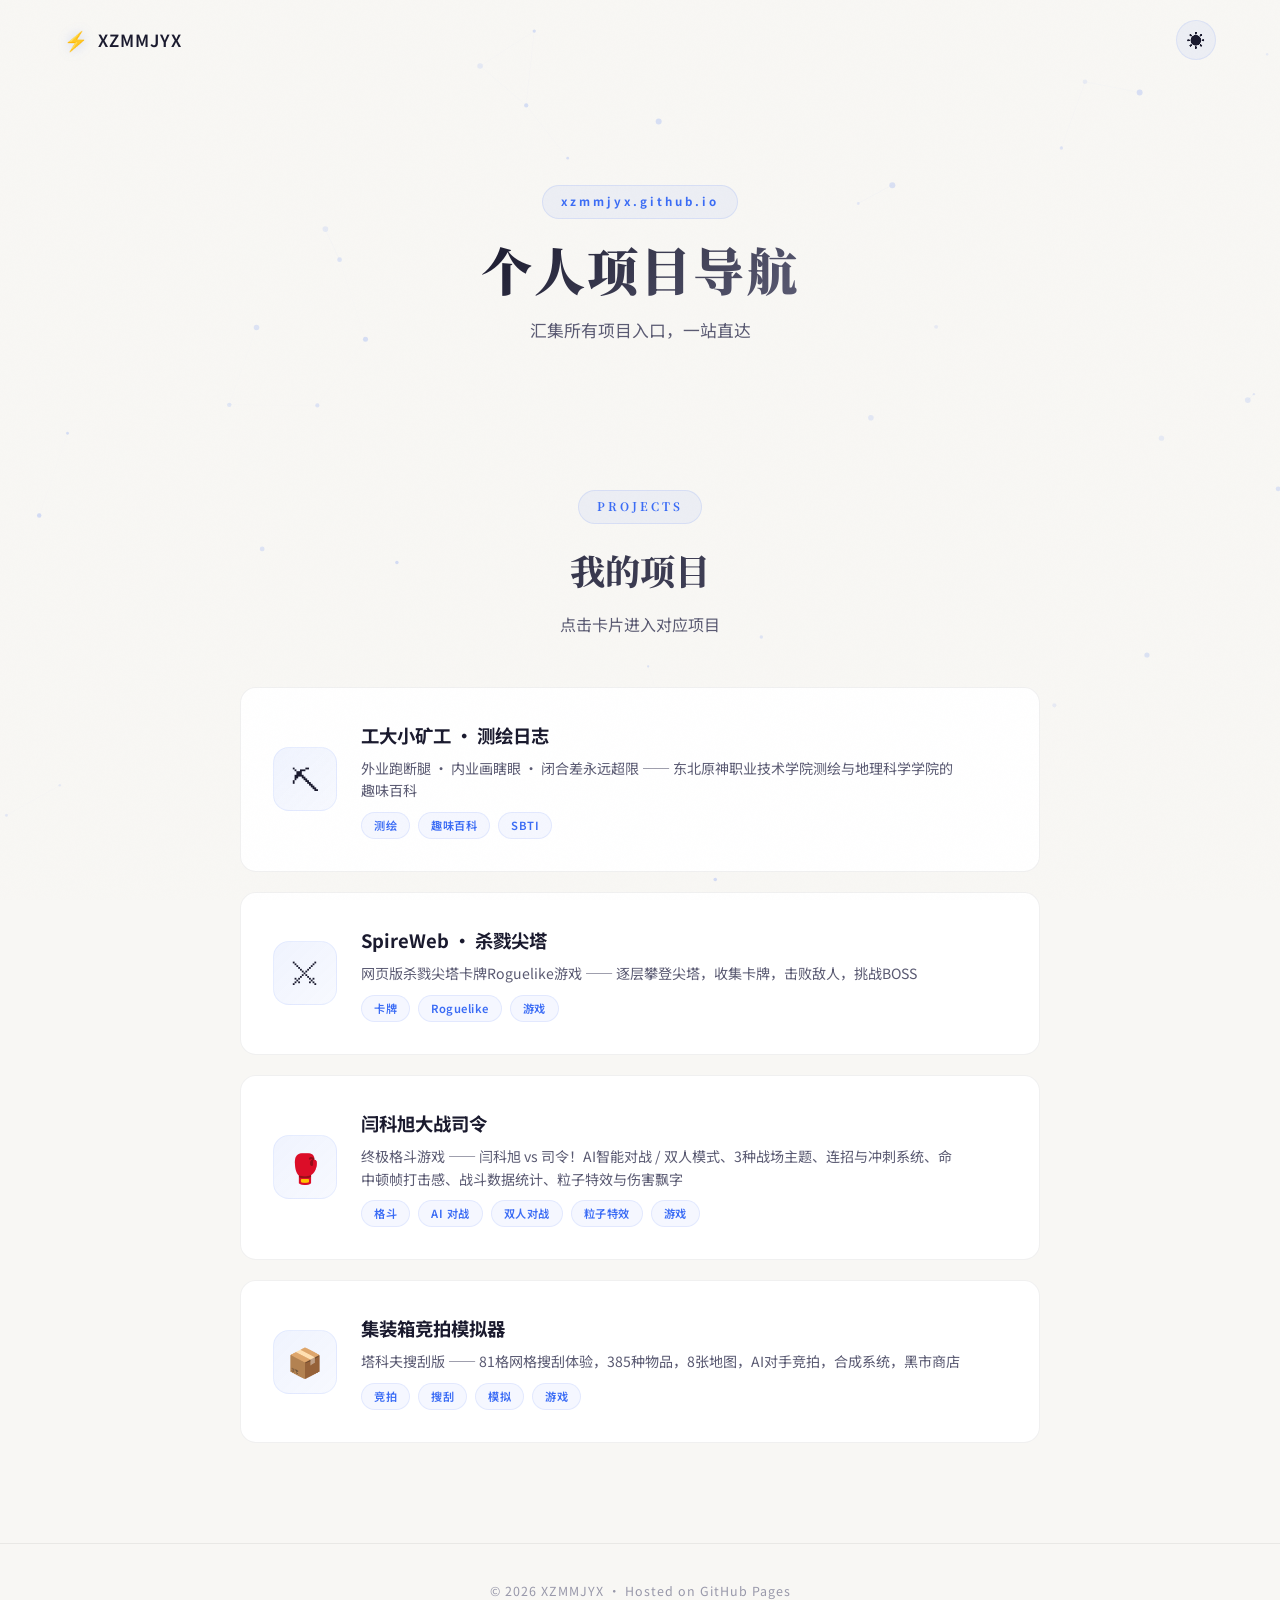
<file: index.html>
<!DOCTYPE html>
<html lang="zh-CN">
<head>
  <meta charset="UTF-8">
  <meta name="viewport" content="width=device-width, initial-scale=1.0">
  <title>XZMMJYX · 个人导航</title>
  <link rel="stylesheet" href="style.css">
</head>
<body>

  <canvas id="bg-canvas"></canvas>

  <div id="page-loader">
    <div class="loader-inner">
      <div class="loader-ring"></div>
      <span class="loader-text">正在连接...</span>
    </div>
  </div>

  <div class="grain-overlay"></div>

  <nav id="navbar">
    <div class="nav-inner">
      <a href="#" class="nav-logo">
        <span class="logo-icon">⚡</span>
        <span class="logo-text">XZMMJYX</span>
      </a>
      <div class="nav-right">
        <button id="theme-toggle" class="theme-toggle" aria-label="切换主题">
          <span class="theme-icon sun">☀</span>
          <span class="theme-icon moon">☾</span>
        </button>
      </div>
    </div>
  </nav>

  <main>
    <section class="hero">
      <div class="hero-content">
        <div class="hero-badge">xzmmjyx.github.io</div>
        <h1 class="hero-title">个人项目导航</h1>
        <p class="hero-subtitle">汇集所有项目入口，一站直达</p>
      </div>
    </section>

    <section class="projects" id="projects">
      <div class="section-header">
        <span class="section-tag">PROJECTS</span>
        <h2>我的项目</h2>
        <p>点击卡片进入对应项目</p>
      </div>
      <div class="project-grid" id="project-grid">

        <a href="./blog/index.html" class="project-card" data-index="0">
          <div class="card-icon">⛏</div>
          <div class="card-body">
            <h3 class="card-title">工大小矿工 · 测绘日志</h3>
            <p class="card-desc">外业跑断腿 · 内业画瞎眼 · 闭合差永远超限 —— 东北原神职业技术学院测绘与地理科学学院的趣味百科</p>
            <div class="card-tags">
              <span class="card-tag">测绘</span>
              <span class="card-tag">趣味百科</span>
              <span class="card-tag">SBTI</span>
            </div>
          </div>
          <div class="card-arrow">→</div>
        </a>

        <a href="./SpireWeb/index.html" class="project-card" data-index="1">
          <div class="card-icon">⚔</div>
          <div class="card-body">
            <h3 class="card-title">SpireWeb · 杀戮尖塔</h3>
            <p class="card-desc">网页版杀戮尖塔卡牌Roguelike游戏 —— 逐层攀登尖塔，收集卡牌，击败敌人，挑战BOSS</p>
            <div class="card-tags">
              <span class="card-tag">卡牌</span>
              <span class="card-tag">Roguelike</span>
              <span class="card-tag">游戏</span>
            </div>
          </div>
          <div class="card-arrow">→</div>
        </a>

        <a href="./YKvsSL/index.html" class="project-card" data-index="2">
          <div class="card-icon">🥊</div>
          <div class="card-body">
            <h3 class="card-title">闫科旭大战司令</h3>
            <p class="card-desc">终极格斗游戏 —— 闫科旭 vs 司令！AI智能对战 / 双人模式、3种战场主题、连招与冲刺系统、命中顿帧打击感、战斗数据统计、粒子特效与伤害飘字</p>
            <div class="card-tags">
              <span class="card-tag">格斗</span>
              <span class="card-tag">AI 对战</span>
              <span class="card-tag">双人对战</span>
              <span class="card-tag">粒子特效</span>
              <span class="card-tag">游戏</span>
            </div>
          </div>
          <div class="card-arrow">→</div>
        </a>

        <a href="./JPJZX/index.html" class="project-card" data-index="3">
          <div class="card-icon">📦</div>
          <div class="card-body">
            <h3 class="card-title">集装箱竞拍模拟器</h3>
            <p class="card-desc">塔科夫搜刮版 —— 81格网格搜刮体验，385种物品，8张地图，AI对手竞拍，合成系统，黑市商店</p>
            <div class="card-tags">
              <span class="card-tag">竞拍</span>
              <span class="card-tag">搜刮</span>
              <span class="card-tag">模拟</span>
              <span class="card-tag">游戏</span>
            </div>
          </div>
          <div class="card-arrow">→</div>
        </a>

      </div>
    </section>
  </main>

  <footer class="footer">
    <div class="footer-inner">
      <span class="footer-text">© 2026 XZMMJYX · Hosted on GitHub Pages</span>
    </div>
  </footer>

  <script src="script.js"></script>
</body>
</html>
</file>
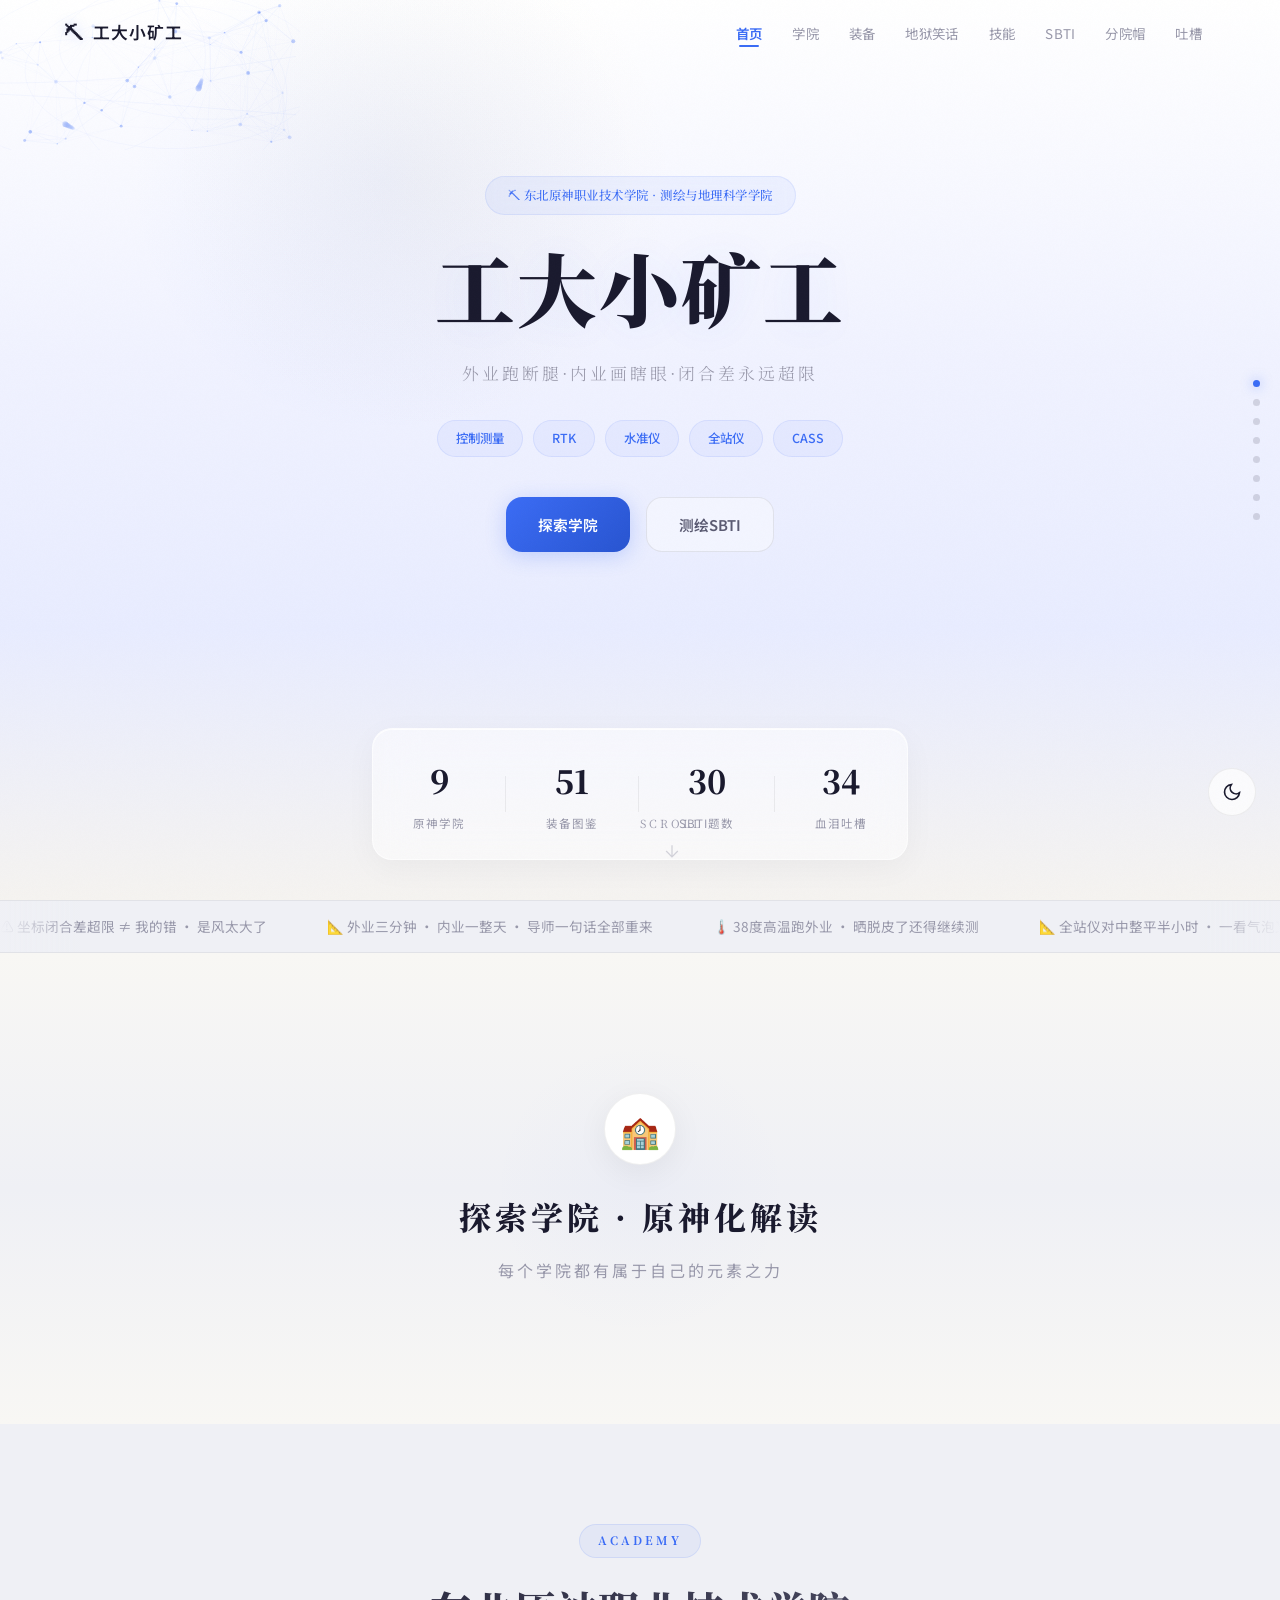
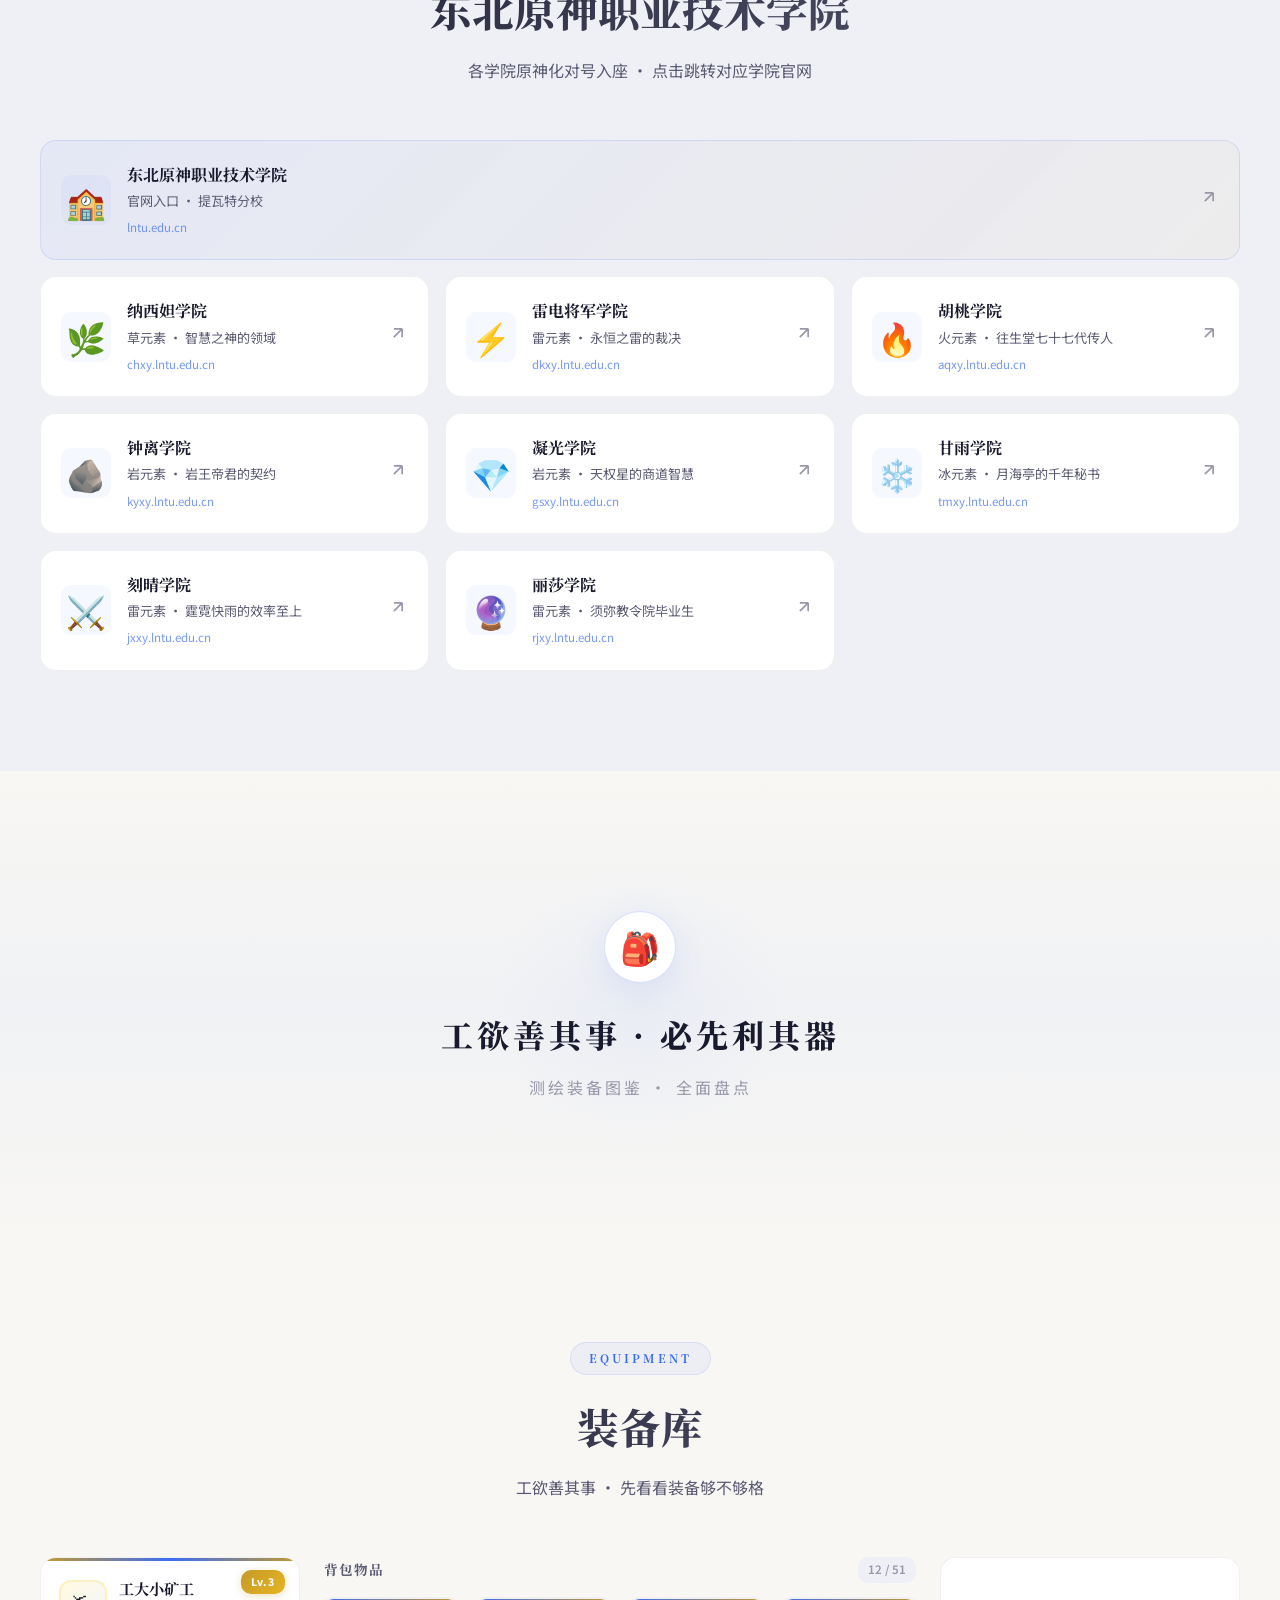
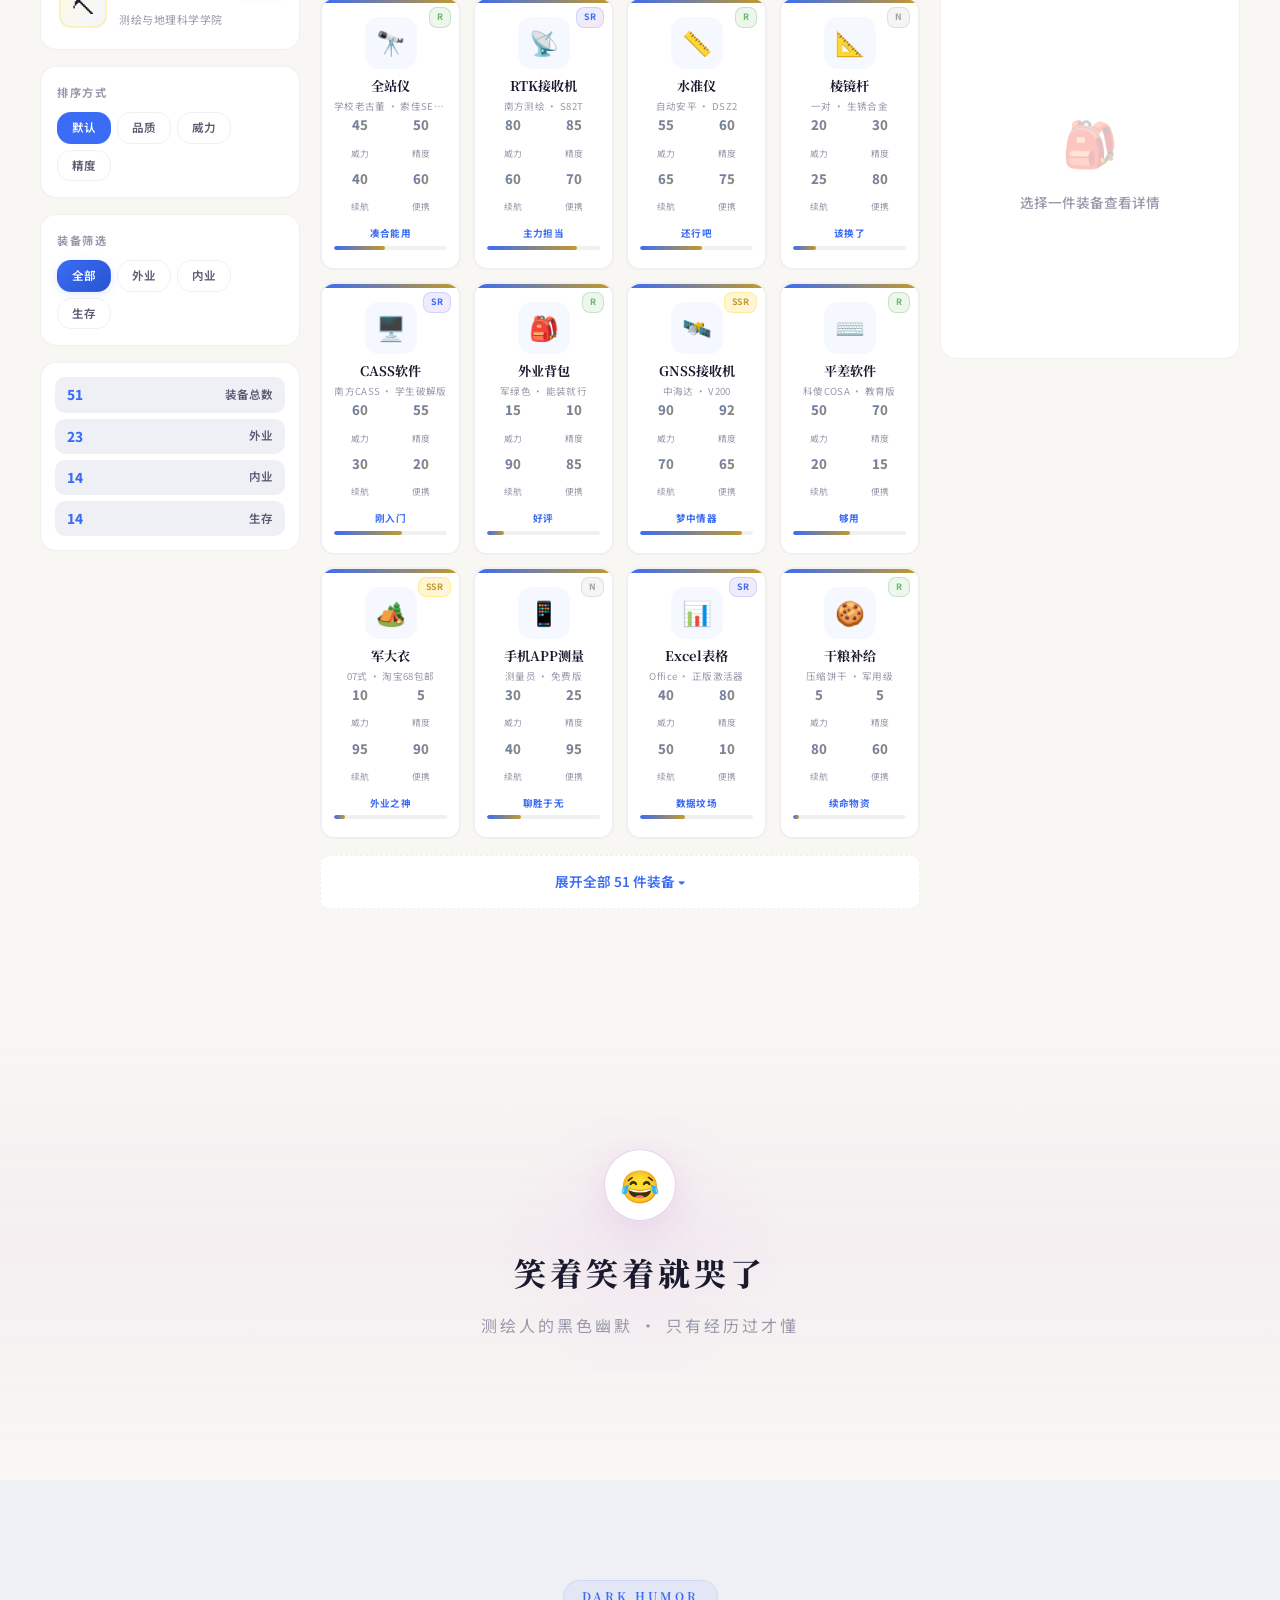
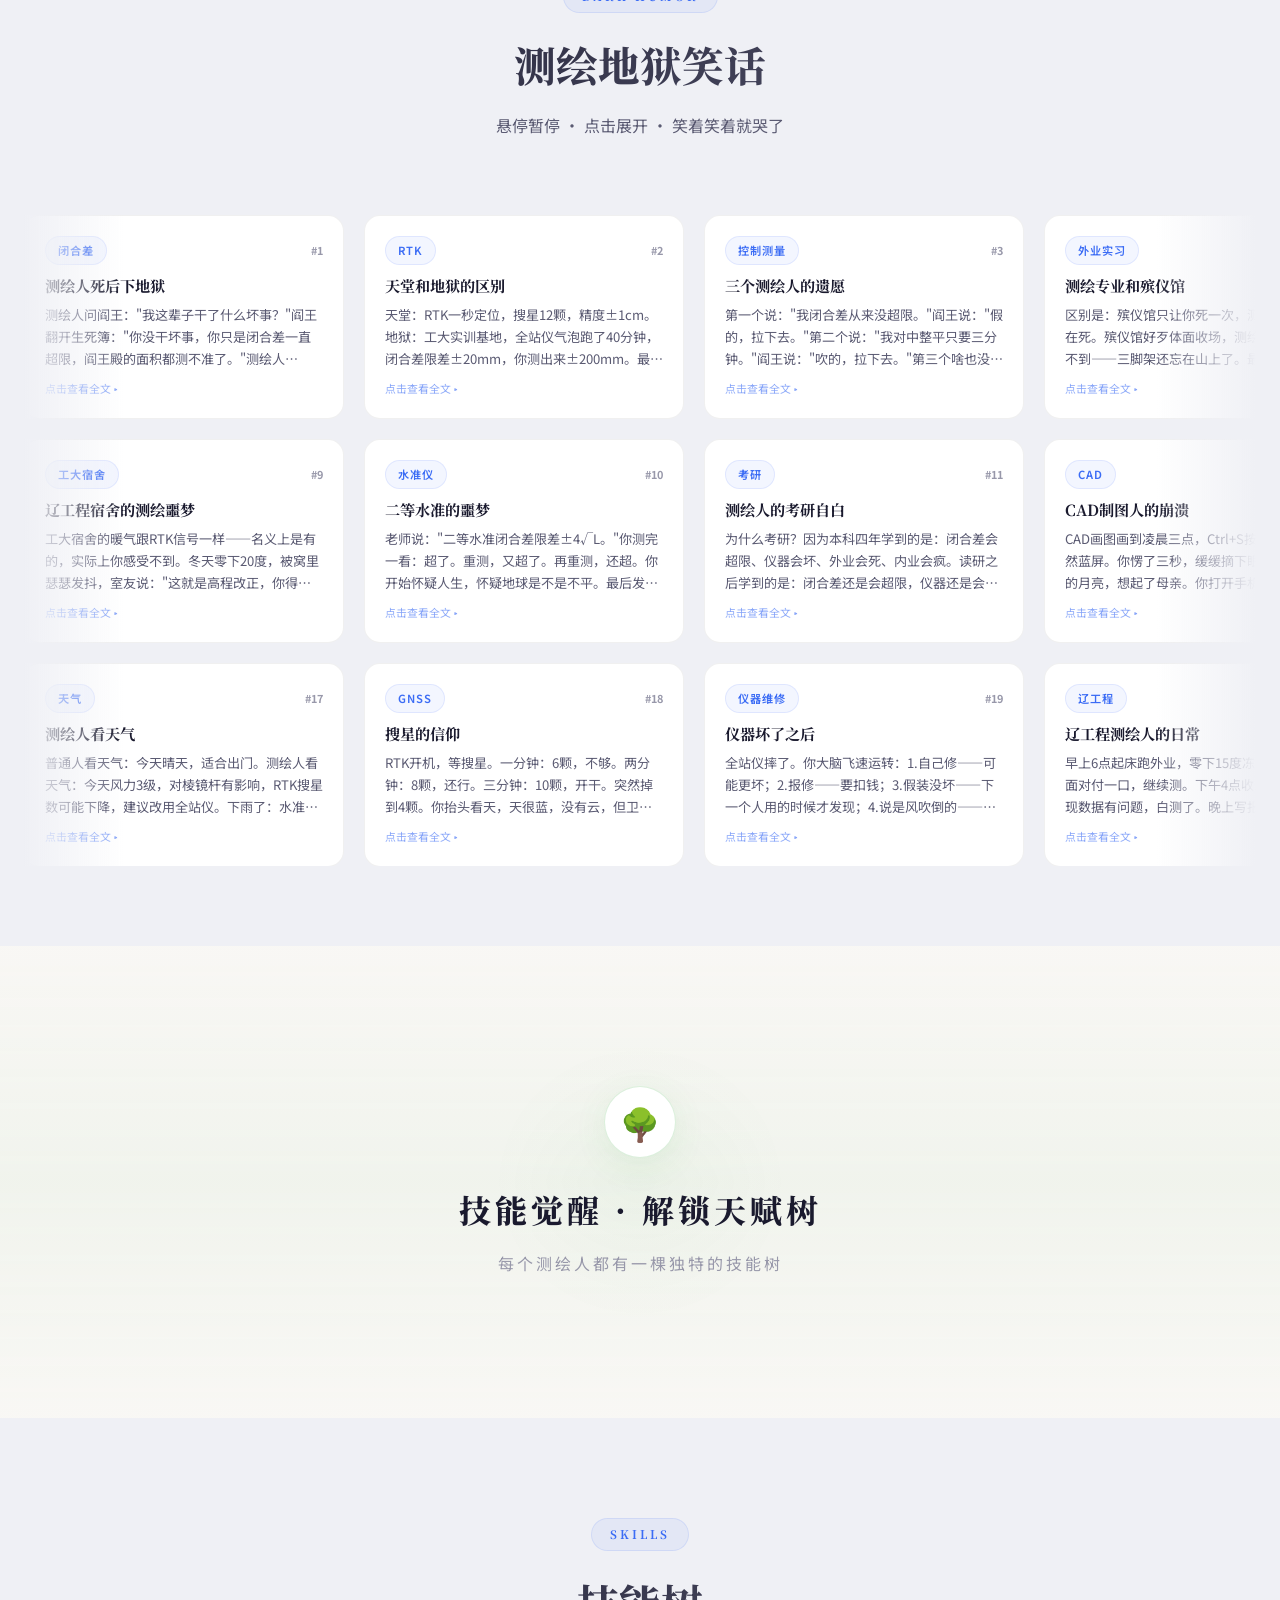
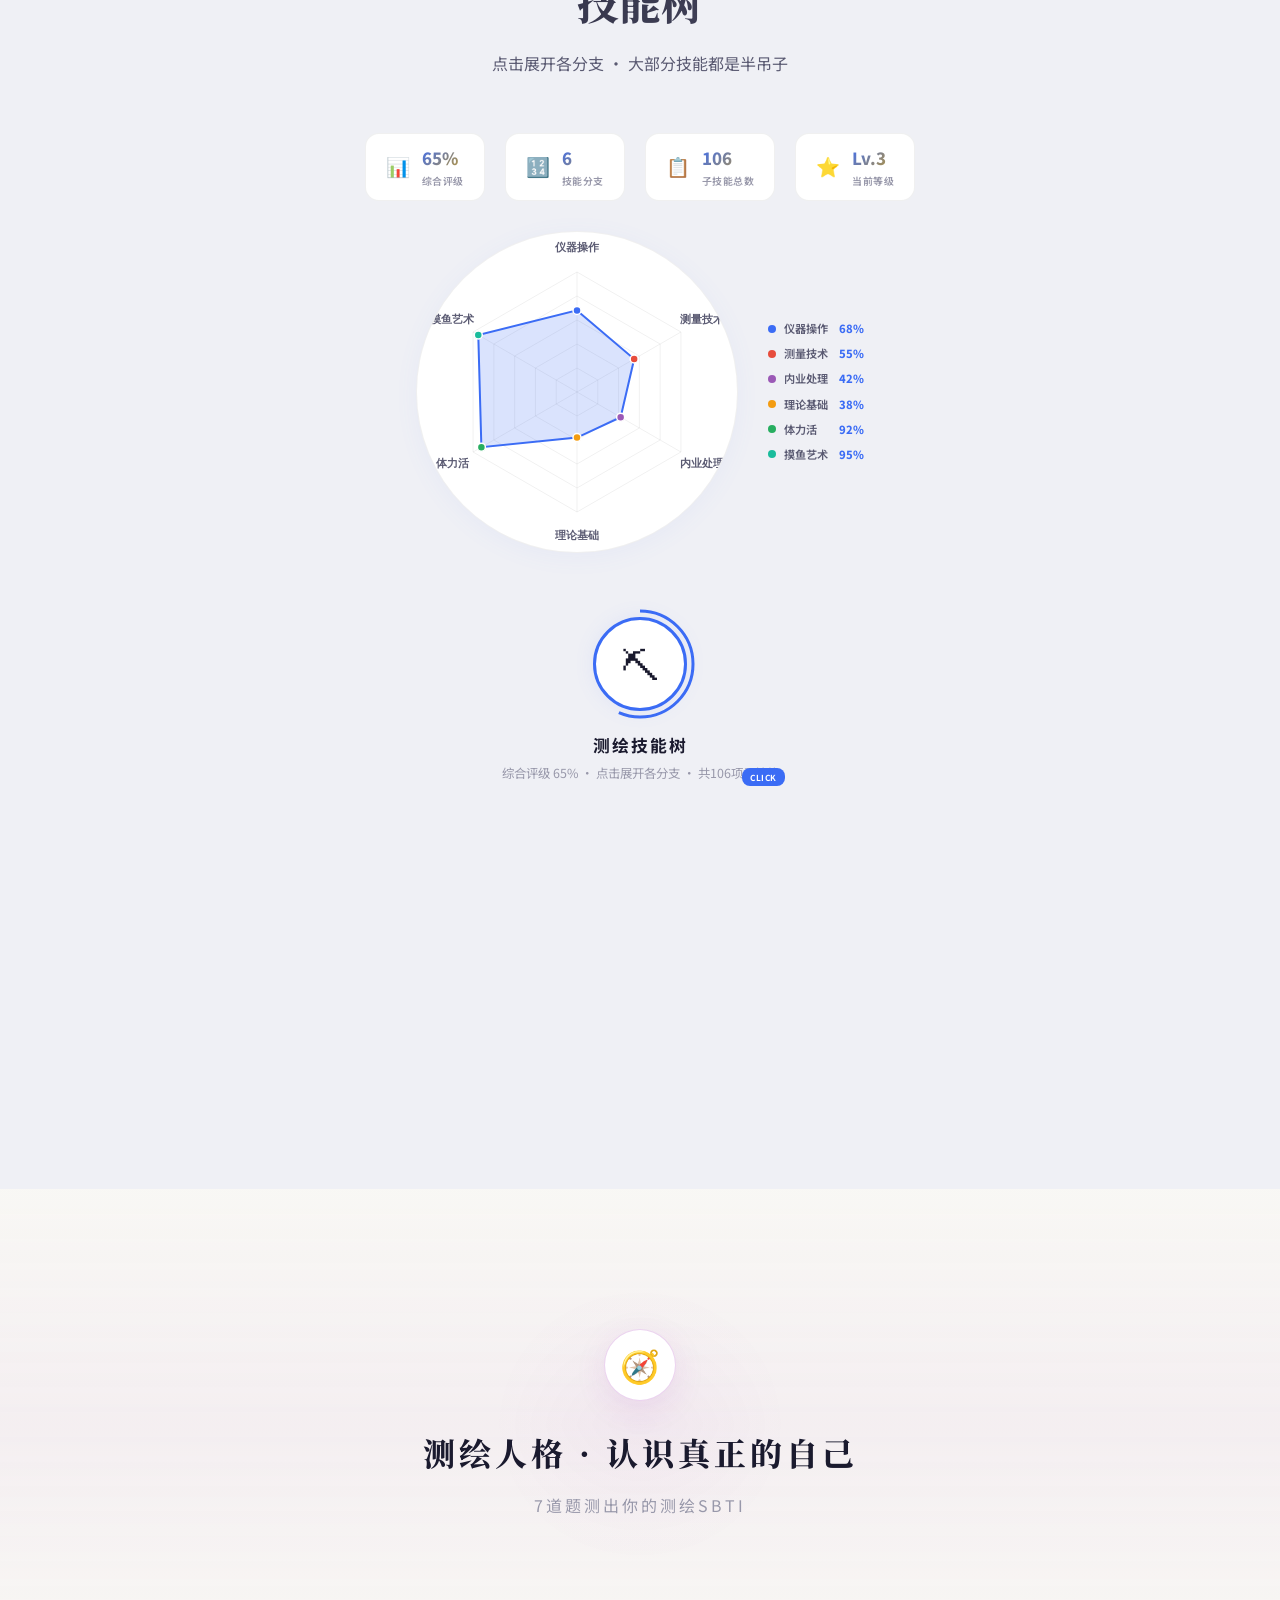
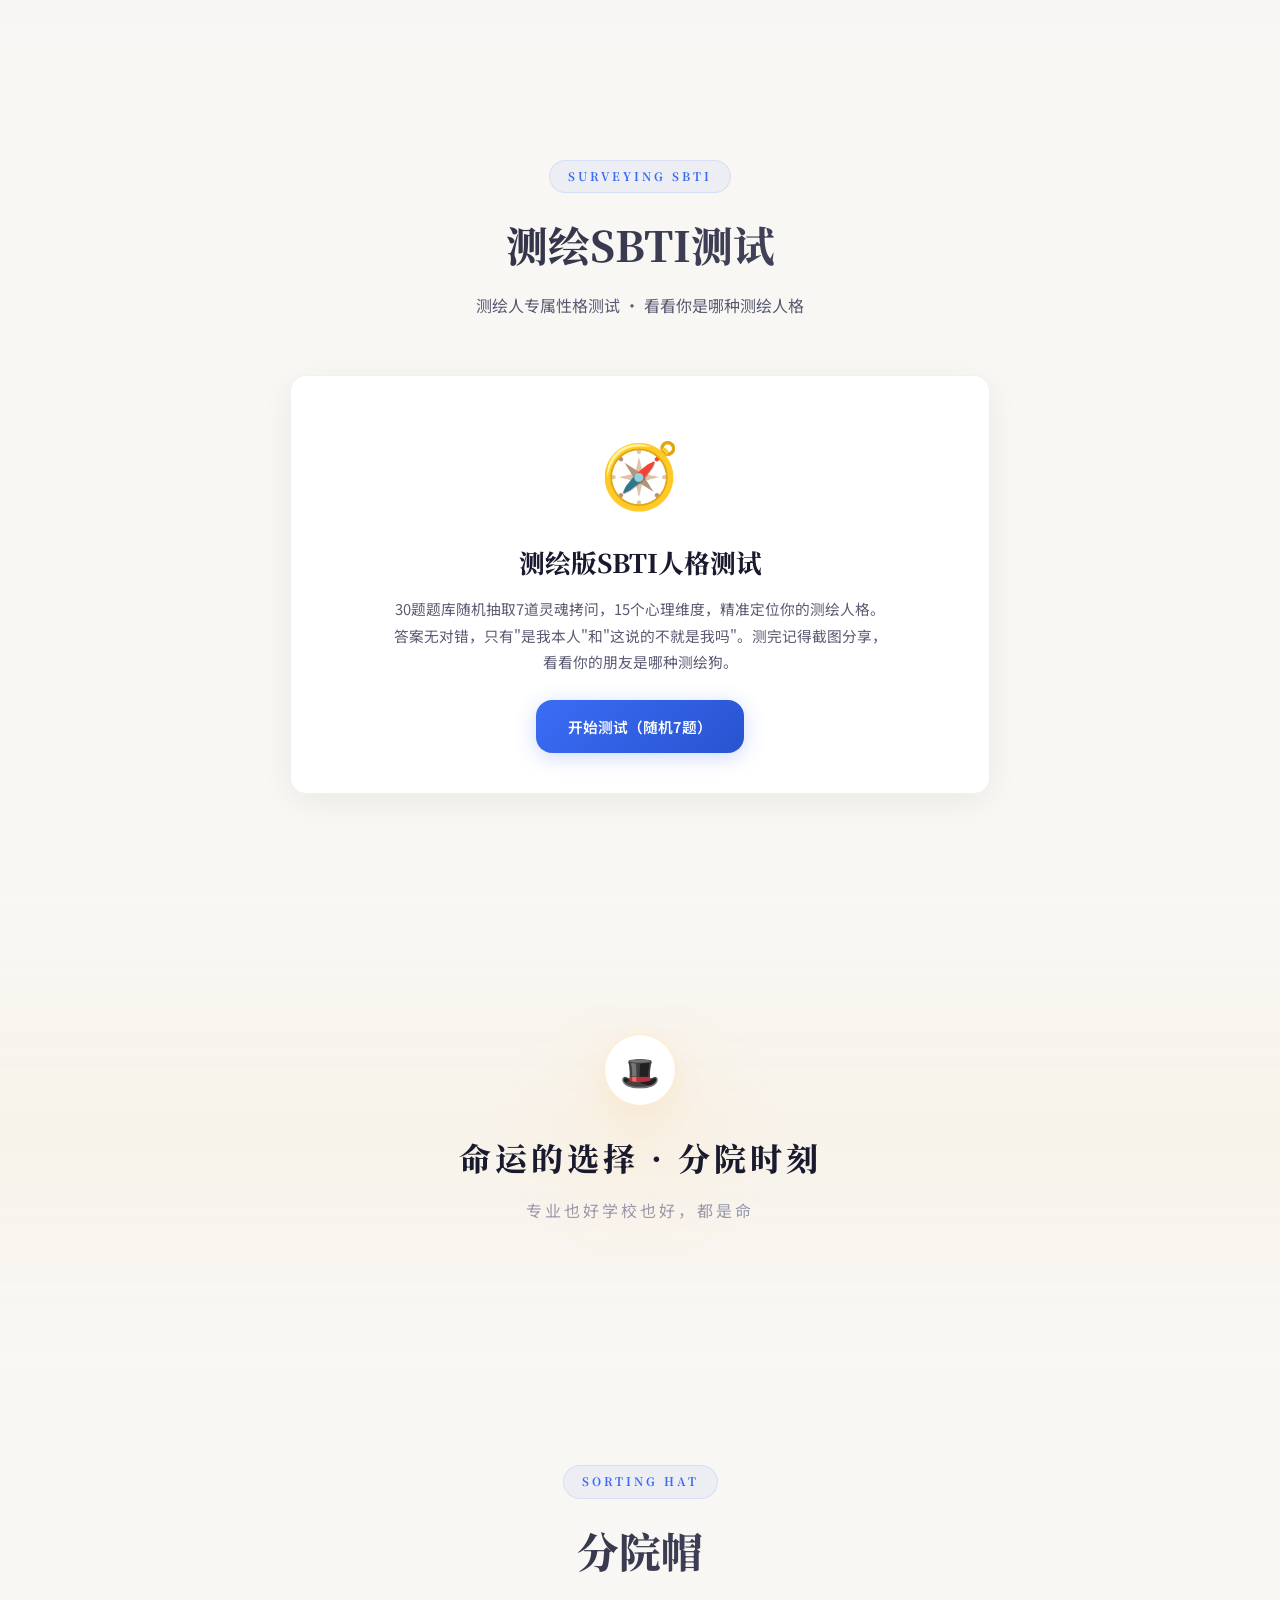
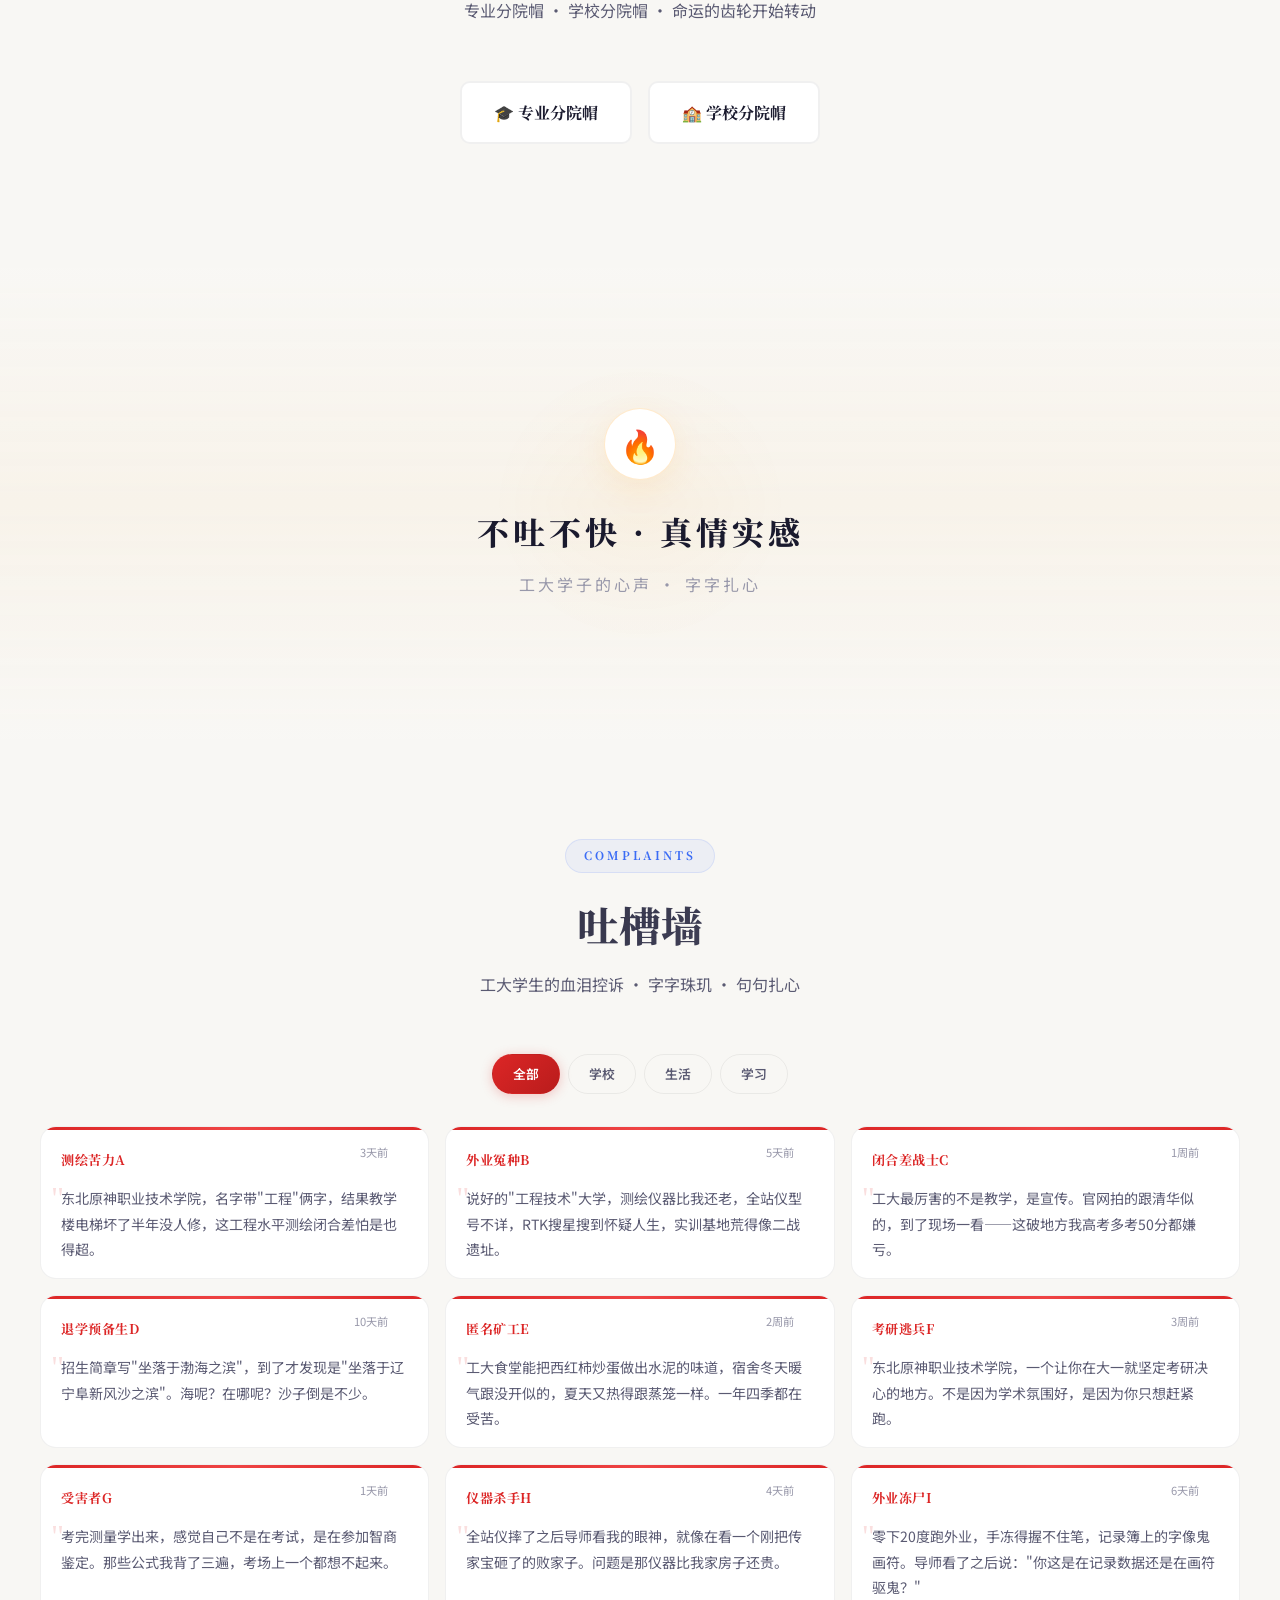
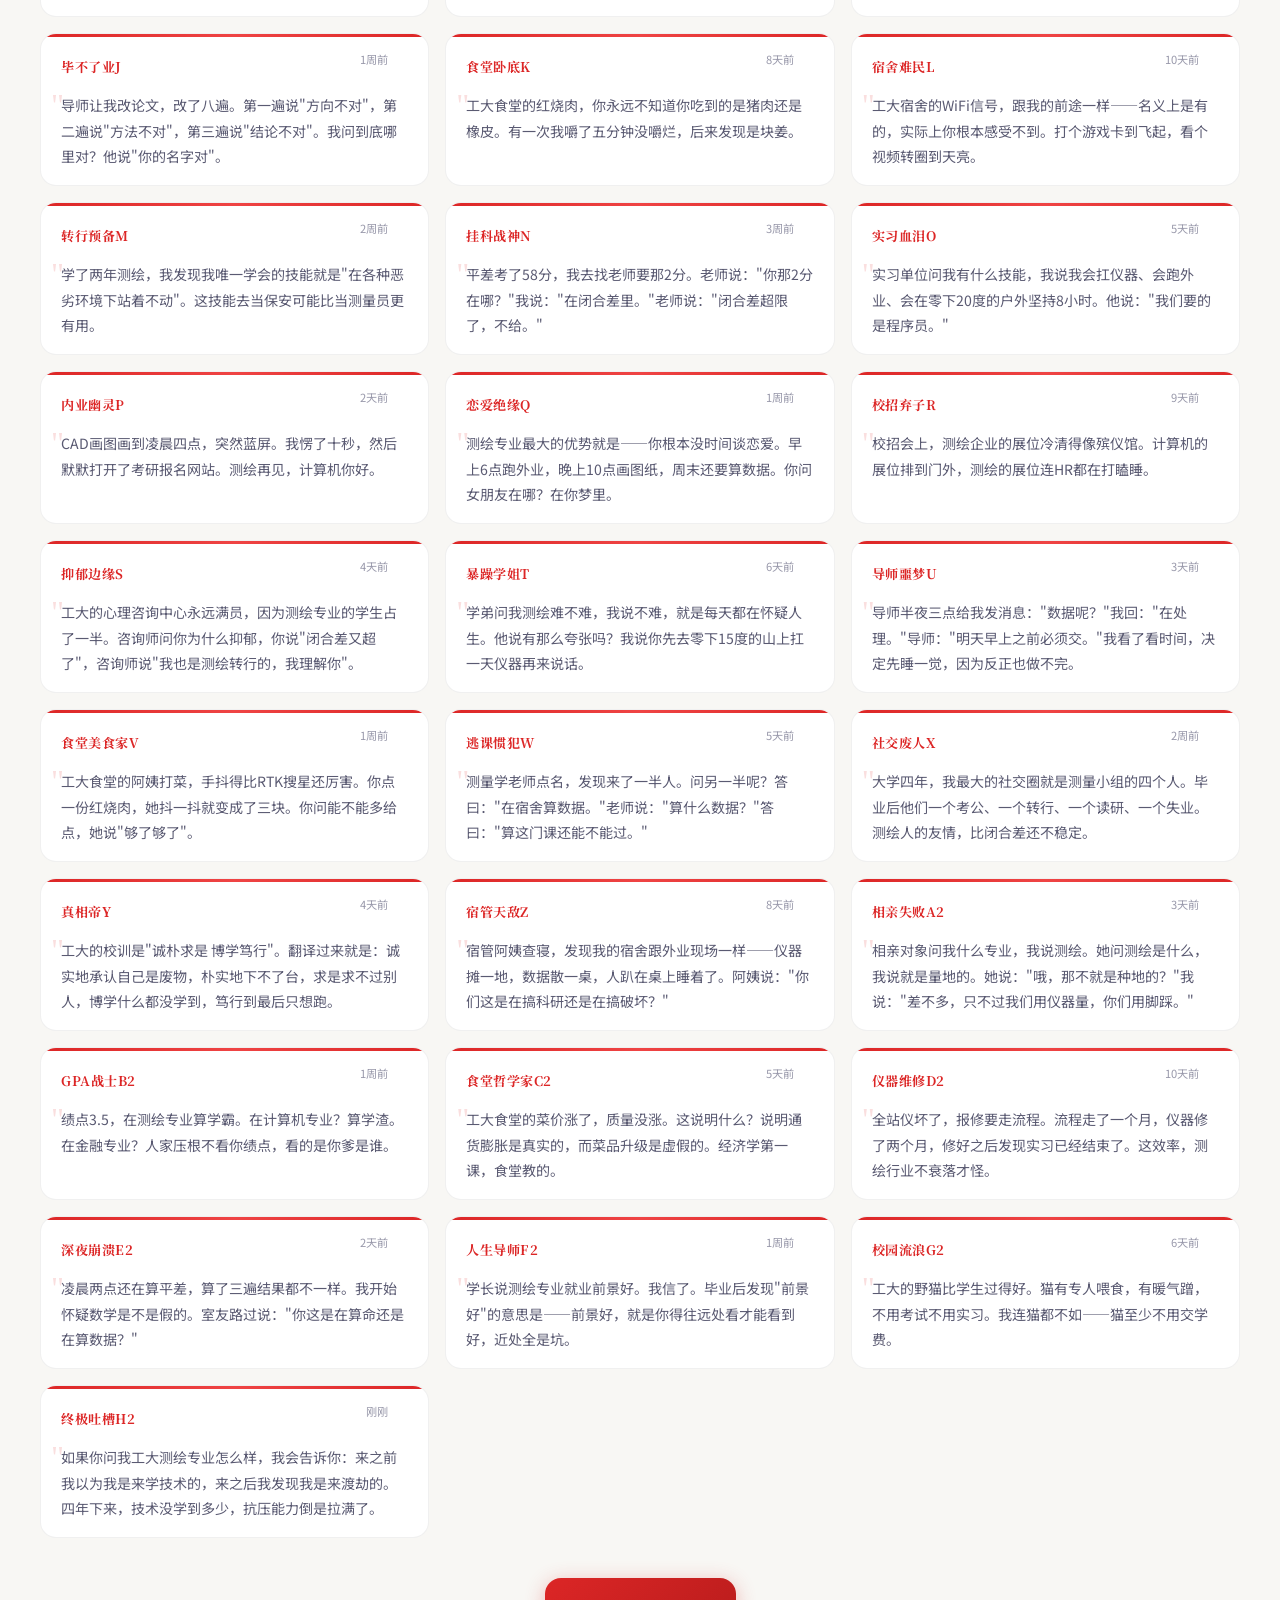
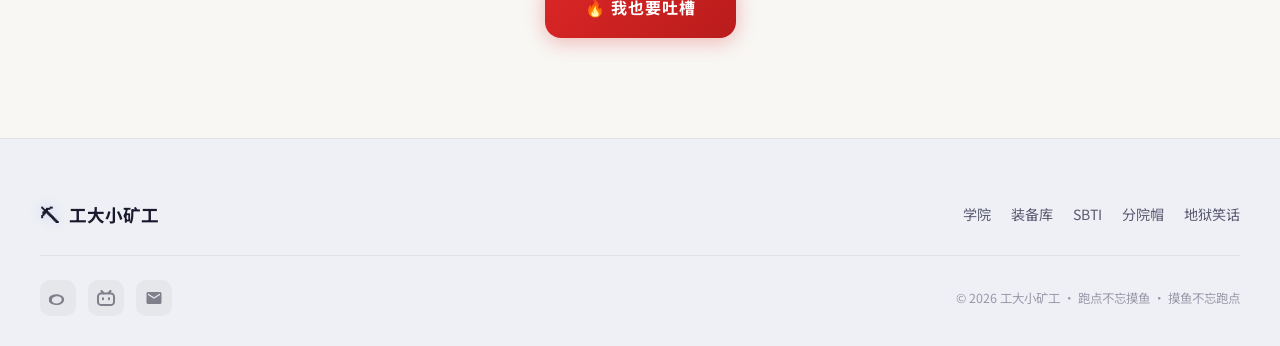
<file: blog/index.html>
<!DOCTYPE html>
<html lang="zh-CN">
<head>
  <meta charset="UTF-8">
  <meta name="viewport" content="width=device-width, initial-scale=1.0">
  <title>工大小矿工 · 测绘日志</title>
  <link rel="stylesheet" href="style.css">
</head>
<body>

  <canvas id="cursor-canvas"></canvas>

  <div id="page-loader">
    <div class="loader-inner">
      <div class="loader-ring"></div>
      <span class="loader-text">正在架设基站...</span>
    </div>
  </div>

  <div class="grain-overlay"></div>
  <div class="scroll-progress"></div>

  <div class="side-dots" id="side-dots">
    <a class="dot active" data-section="hero"><span>首页</span></a>
    <a class="dot" data-section="academy"><span>学院</span></a>
    <a class="dot" data-section="equipment"><span>装备</span></a>
    <a class="dot" data-section="timeline"><span>笑话</span></a>
    <a class="dot" data-section="skills"><span>技能</span></a>
    <a class="dot" data-section="sbti"><span>SBTI</span></a>
    <a class="dot" data-section="sorting-hat"><span>分院帽</span></a>
    <a class="dot" data-section="roast"><span>吐槽</span></a>
  </div>

  <nav id="navbar">
    <div class="nav-inner">
      <a href="#hero" class="nav-logo">
        <span class="logo-icon">⛏</span>
        <span class="logo-text">工大小矿工</span>
      </a>
      <ul id="nav-links" class="nav-links">
        <li><a href="#hero" class="nav-link active" data-section="hero">首页</a></li>
        <li><a href="#academy" class="nav-link" data-section="academy">学院</a></li>
        <li><a href="#equipment" class="nav-link" data-section="equipment">装备</a></li>
        <li><a href="#timeline" class="nav-link" data-section="timeline">地狱笑话</a></li>
        <li><a href="#skills" class="nav-link" data-section="skills">技能</a></li>
        <li><a href="#sbti" class="nav-link" data-section="sbti">SBTI</a></li>
        <li><a href="#sorting-hat" class="nav-link" data-section="sorting-hat">分院帽</a></li>
        <li><a href="#roast" class="nav-link" data-section="roast">吐槽</a></li>
      </ul>
      <button id="nav-toggle" class="nav-toggle" aria-label="菜单">
        <span></span><span></span><span></span>
      </button>
    </div>
  </nav>

  <!-- ==================== Hero ==================== -->
  <section id="hero">
    <canvas id="hero-contour" class="hero-layer"></canvas>
    <canvas id="hero-orbit" class="hero-layer"></canvas>
    <canvas id="hero-particles" class="hero-layer"></canvas>
    <div class="hero-glow"></div>
    <div class="hero-glow gold"></div>
    <div class="hero-content">
      <div class="hero-badge">⛏ 东北原神职业技术学院 · 测绘与地理科学学院</div>
      <h1 id="hero-title" class="hero-title" data-text="工大小矿工"></h1>
      <p id="hero-subtitle" class="hero-subtitle" data-text="外业跑断腿 · 内业画瞎眼 · 闭合差永远超限"></p>
      <div class="hero-tags">
        <span class="hero-tag">控制测量</span>
        <span class="hero-tag">RTK</span>
        <span class="hero-tag">水准仪</span>
        <span class="hero-tag">全站仪</span>
        <span class="hero-tag">CASS</span>
      </div>
      <div class="hero-btns">
        <a href="#academy" class="btn btn-primary" id="btn-explore">探索学院</a>
        <a href="#sbti" class="btn btn-outline">测绘SBTI</a>
      </div>
    </div>
    <div class="hero-stats">
      <div class="hero-stat-item">
        <span class="hero-stat-num" data-count="9">0</span>
        <span class="hero-stat-label">原神学院</span>
      </div>
      <div class="hero-stat-divider"></div>
      <div class="hero-stat-item">
        <span class="hero-stat-num" data-count="51">0</span>
        <span class="hero-stat-label">装备图鉴</span>
      </div>
      <div class="hero-stat-divider"></div>
      <div class="hero-stat-item">
        <span class="hero-stat-num" data-count="30">0</span>
        <span class="hero-stat-label">SBTI题数</span>
      </div>
      <div class="hero-stat-divider"></div>
      <div class="hero-stat-item">
        <span class="hero-stat-num" data-count="34">0</span>
        <span class="hero-stat-label">血泪吐槽</span>
      </div>
    </div>
    <div class="scroll-indicator">
      <span>Scroll</span>
      <div class="scroll-arrow">
        <svg width="20" height="20" viewBox="0 0 24 24" fill="none" stroke="currentColor" stroke-width="1.5"><path d="M12 5v14M5 12l7 7 7-7"/></svg>
      </div>
    </div>
  </section>

  <!-- 跑马灯 -->
  <div class="marquee-bar">
    <div class="marquee-track">
      <span>⚠️ 坐标闭合差超限 ≠ 我的错 · 是风太大了</span>
      <span>📐 外业三分钟 · 内业一整天 · 导师一句话全部重来</span>
      <span>🌡️ 38度高温跑外业 · 晒脱皮了还得继续测</span>
      <span>📐 全站仪对中整平半小时 · 一看气泡又跑偏了</span>
      <span>⚠️ 坐标闭合差超限 ≠ 我的错 · 是风太大了</span>
      <span>📐 外业三分钟 · 内业一整天 · 导师一句话全部重来</span>
      <span>🌡️ 38度高温跑外业 · 晒脱皮了还得继续测</span>
      <span>📐 全站仪对中整平半小时 · 一看气泡又跑偏了</span>
    </div>
  </div>

  <!-- ==================== 衔接页：学院过渡 ==================== -->
  <section class="transition-section transition-dark" id="transition-academy">
    <div class="transition-section-inner">
      <div class="transition-section-icon">🏫</div>
      <h3 class="transition-section-title">探索学院 · 原神化解读</h3>
      <p class="transition-section-desc">每个学院都有属于自己的元素之力</p>
    </div>
  </section>

  <!-- ==================== 东北原神职业技术学院 ==================== -->
  <section id="academy">
    <div class="section-header">
      <span class="section-tag">ACADEMY</span>
      <h2>东北原神职业技术学院</h2>
      <p>各学院原神化对号入座 · 点击跳转对应学院官网</p>
    </div>
    <div class="academy-grid">
      <a href="https://www.lntu.edu.cn/" target="_blank" rel="noopener" class="academy-card academy-main">
        <div class="academy-icon">🏫</div>
        <div class="academy-info">
          <h4>东北原神职业技术学院</h4>
          <p>官网入口 · 提瓦特分校</p>
          <span class="academy-url">lntu.edu.cn</span>
        </div>
        <div class="academy-arrow">
          <svg width="20" height="20" viewBox="0 0 24 24" fill="none" stroke="currentColor" stroke-width="2"><path d="M7 17L17 7M17 7H7M17 7v10"/></svg>
        </div>
      </a>
      <a href="https://chxy.lntu.edu.cn/" target="_blank" rel="noopener" class="academy-card">
        <div class="academy-icon">🌿</div>
        <div class="academy-info">
          <h4>纳西妲学院</h4>
          <p>草元素 · 智慧之神的领域</p>
          <span class="academy-url">chxy.lntu.edu.cn</span>
        </div>
        <div class="academy-arrow">
          <svg width="20" height="20" viewBox="0 0 24 24" fill="none" stroke="currentColor" stroke-width="2"><path d="M7 17L17 7M17 7H7M17 7v10"/></svg>
        </div>
      </a>
      <a href="https://dkxy.lntu.edu.cn/" target="_blank" rel="noopener" class="academy-card">
        <div class="academy-icon">⚡</div>
        <div class="academy-info">
          <h4>雷电将军学院</h4>
          <p>雷元素 · 永恒之雷的裁决</p>
          <span class="academy-url">dkxy.lntu.edu.cn</span>
        </div>
        <div class="academy-arrow">
          <svg width="20" height="20" viewBox="0 0 24 24" fill="none" stroke="currentColor" stroke-width="2"><path d="M7 17L17 7M17 7H7M17 7v10"/></svg>
        </div>
      </a>
      <a href="https://aqxy.lntu.edu.cn/" target="_blank" rel="noopener" class="academy-card">
        <div class="academy-icon">🔥</div>
        <div class="academy-info">
          <h4>胡桃学院</h4>
          <p>火元素 · 往生堂七十七代传人</p>
          <span class="academy-url">aqxy.lntu.edu.cn</span>
        </div>
        <div class="academy-arrow">
          <svg width="20" height="20" viewBox="0 0 24 24" fill="none" stroke="currentColor" stroke-width="2"><path d="M7 17L17 7M17 7H7M17 7v10"/></svg>
        </div>
      </a>
      <a href="https://kyxy.lntu.edu.cn/" target="_blank" rel="noopener" class="academy-card">
        <div class="academy-icon">🪨</div>
        <div class="academy-info">
          <h4>钟离学院</h4>
          <p>岩元素 · 岩王帝君的契约</p>
          <span class="academy-url">kyxy.lntu.edu.cn</span>
        </div>
        <div class="academy-arrow">
          <svg width="20" height="20" viewBox="0 0 24 24" fill="none" stroke="currentColor" stroke-width="2"><path d="M7 17L17 7M17 7H7M17 7v10"/></svg>
        </div>
      </a>
      <a href="https://gsxy.lntu.edu.cn/" target="_blank" rel="noopener" class="academy-card">
        <div class="academy-icon">💎</div>
        <div class="academy-info">
          <h4>凝光学院</h4>
          <p>岩元素 · 天权星的商道智慧</p>
          <span class="academy-url">gsxy.lntu.edu.cn</span>
        </div>
        <div class="academy-arrow">
          <svg width="20" height="20" viewBox="0 0 24 24" fill="none" stroke="currentColor" stroke-width="2"><path d="M7 17L17 7M17 7H7M17 7v10"/></svg>
        </div>
      </a>
      <a href="https://tmxy.lntu.edu.cn/" target="_blank" rel="noopener" class="academy-card">
        <div class="academy-icon">❄️</div>
        <div class="academy-info">
          <h4>甘雨学院</h4>
          <p>冰元素 · 月海亭的千年秘书</p>
          <span class="academy-url">tmxy.lntu.edu.cn</span>
        </div>
        <div class="academy-arrow">
          <svg width="20" height="20" viewBox="0 0 24 24" fill="none" stroke="currentColor" stroke-width="2"><path d="M7 17L17 7M17 7H7M17 7v10"/></svg>
        </div>
      </a>
      <a href="https://jxxy.lntu.edu.cn/" target="_blank" rel="noopener" class="academy-card">
        <div class="academy-icon">⚔️</div>
        <div class="academy-info">
          <h4>刻晴学院</h4>
          <p>雷元素 · 霆霓快雨的效率至上</p>
          <span class="academy-url">jxxy.lntu.edu.cn</span>
        </div>
        <div class="academy-arrow">
          <svg width="20" height="20" viewBox="0 0 24 24" fill="none" stroke="currentColor" stroke-width="2"><path d="M7 17L17 7M17 7H7M17 7v10"/></svg>
        </div>
      </a>
      <a href="https://rjxy.lntu.edu.cn/" target="_blank" rel="noopener" class="academy-card">
        <div class="academy-icon">🔮</div>
        <div class="academy-info">
          <h4>丽莎学院</h4>
          <p>雷元素 · 须弥教令院毕业生</p>
          <span class="academy-url">rjxy.lntu.edu.cn</span>
        </div>
        <div class="academy-arrow">
          <svg width="20" height="20" viewBox="0 0 24 24" fill="none" stroke="currentColor" stroke-width="2"><path d="M7 17L17 7M17 7H7M17 7v10"/></svg>
        </div>
      </a>
    </div>
  </section>

  <!-- ==================== 衔接页：装备库过渡 ==================== -->
  <section class="transition-section transition-blue" id="transition-equipment">
    <div class="transition-section-inner">
      <div class="transition-section-icon">🎒</div>
      <h3 class="transition-section-title">工欲善其事 · 必先利其器</h3>
      <p class="transition-section-desc">测绘装备图鉴 · 全面盘点</p>
    </div>
  </section>

  <!-- ==================== 装备库 ==================== -->
  <section id="equipment">
    <div class="section-header">
      <span class="section-tag">EQUIPMENT</span>
      <h2>装备库</h2>
      <p>工欲善其事 · 先看看装备够不够格</p>
    </div>
    <div class="equip-inventory">
      <div class="equip-inventory-left">
        <div class="equip-player-card">
          <div class="equip-player-avatar">⛏</div>
          <div class="equip-player-info">
            <h3 class="equip-player-name">工大小矿工</h3>
            <span class="equip-player-class">测绘与地理科学学院</span>
          </div>
          <div class="equip-player-level">Lv.3</div>
        </div>
        <div class="equip-sort-wrap">
          <span class="equip-sort-label">排序方式</span>
          <div class="equip-sort-btns" id="equip-sort">
            <button class="equip-sort-btn active" data-sort="default">默认</button>
            <button class="equip-sort-btn" data-sort="tier">品质</button>
            <button class="equip-sort-btn" data-sort="power">威力</button>
            <button class="equip-sort-btn" data-sort="accuracy">精度</button>
          </div>
        </div>
        <div class="equip-filter-wrap">
          <span class="equip-sort-label">装备筛选</span>
          <div class="equip-filter" id="equip-filter">
            <button class="equip-filter-btn active" data-filter="all">全部</button>
            <button class="equip-filter-btn" data-filter="outdoor">外业</button>
            <button class="equip-filter-btn" data-filter="office">内业</button>
            <button class="equip-filter-btn" data-filter="survival">生存</button>
          </div>
        </div>
        <div class="equip-stat-pills" id="equip-stat-pills"></div>
      </div>
      <div class="equip-inventory-center">
        <div class="equip-grid-header">
          <span class="equip-grid-title">背包物品</span>
          <span class="equip-grid-count" id="equip-count"></span>
        </div>
        <div class="equip-grid" id="equip-grid"></div>
      </div>
      <div class="equip-inventory-right">
        <div class="equip-detail" id="equip-detail">
          <div class="equip-detail-empty">
            <div class="equip-detail-empty-icon">🎒</div>
            <p>选择一件装备查看详情</p>
          </div>
          <div class="equip-detail-content" style="display:none">
            <div class="equip-detail-banner" id="equip-detail-banner"></div>
            <div class="equip-detail-icon-wrap">
              <span class="equip-detail-icon" id="equip-detail-icon"></span>
            </div>
            <h3 class="equip-detail-name" id="equip-detail-name"></h3>
            <span class="equip-detail-brand" id="equip-detail-brand"></span>
            <div class="equip-detail-tier-wrap">
              <span class="equip-detail-tier" id="equip-detail-tier"></span>
              <span class="equip-detail-status" id="equip-detail-status"></span>
            </div>
            <div class="equip-detail-stats" id="equip-detail-stats"></div>
            <div class="equip-detail-bar-group" id="equip-detail-bars"></div>
            <p class="equip-detail-desc" id="equip-detail-desc"></p>
          </div>
        </div>
      </div>
    </div>
    <div class="equip-modal-overlay" id="equip-modal-overlay">
      <div class="equip-modal" id="equip-modal">
        <button class="equip-modal-close" id="equip-modal-close">&times;</button>
        <div class="equip-detail-banner" id="equip-modal-banner"></div>
        <div class="equip-detail-icon-wrap">
          <span class="equip-detail-icon" id="equip-modal-icon"></span>
        </div>
        <h3 class="equip-detail-name" id="equip-modal-name"></h3>
        <span class="equip-detail-brand" id="equip-modal-brand"></span>
        <div class="equip-detail-tier-wrap">
          <span class="equip-detail-tier" id="equip-modal-tier"></span>
          <span class="equip-detail-status" id="equip-modal-status"></span>
        </div>
        <div class="equip-detail-stats" id="equip-modal-stats"></div>
        <div class="equip-detail-bar-group" id="equip-modal-bars"></div>
        <p class="equip-detail-desc" id="equip-modal-desc"></p>
      </div>
    </div>
  </section>

  <!-- ==================== 衔接页：地狱笑话过渡 ==================== -->
  <section class="transition-section transition-purple" id="transition-timeline">
    <div class="transition-section-inner">
      <div class="transition-section-icon">😂</div>
      <h3 class="transition-section-title">笑着笑着就哭了</h3>
      <p class="transition-section-desc">测绘人的黑色幽默 · 只有经历过才懂</p>
    </div>
  </section>

  <!-- ==================== 翻车时间线 ==================== -->
  <section id="timeline">
    <div class="section-header">
      <span class="section-tag">DARK HUMOR</span>
      <h2>测绘地狱笑话</h2>
      <p>悬停暂停 · 点击展开 · 笑着笑着就哭了</p>
    </div>
    <div class="hell-scroller" id="hell-scroller">
      <div class="hell-row hell-row-left">
        <div class="hell-track" id="hell-track-1"></div>
      </div>
      <div class="hell-row hell-row-right">
        <div class="hell-track" id="hell-track-2"></div>
      </div>
      <div class="hell-row hell-row-left">
        <div class="hell-track" id="hell-track-3"></div>
      </div>
    </div>
    <div class="hell-expanded" id="hell-expanded">
      <div class="hell-expanded-inner">
        <div class="hell-expanded-tag" id="hell-expanded-tag"></div>
        <h3 class="hell-expanded-title" id="hell-expanded-title"></h3>
        <p class="hell-expanded-body" id="hell-expanded-body"></p>
        <button class="hell-expanded-close" id="hell-expanded-close">收起</button>
      </div>
    </div>
  </section>

  <!-- ==================== 衔接页：技能树过渡 ==================== -->
  <section class="transition-section transition-green" id="transition-skills">
    <div class="transition-section-inner">
      <div class="transition-section-icon">🌳</div>
      <h3 class="transition-section-title">技能觉醒 · 解锁天赋树</h3>
      <p class="transition-section-desc">每个测绘人都有一棵独特的技能树</p>
    </div>
  </section>

  <!-- ==================== 技能树 ==================== -->
  <section id="skills">
    <div class="section-header">
      <span class="section-tag">SKILLS</span>
      <h2>技能树</h2>
      <p>点击展开各分支 · 大部分技能都是半吊子</p>
    </div>
    <div class="skill-summary-bar" id="skill-summary"></div>
    <div class="skill-radar-wrap">
      <canvas id="skill-radar" width="320" height="320"></canvas>
      <div class="skill-radar-legend" id="skill-radar-legend"></div>
    </div>
    <div id="skill-tree">
      <canvas id="skill-canvas" class="skill-canvas"></canvas>
    </div>
  </section>

  <!-- ==================== 衔接页：SBTI过渡 ==================== -->
  <section class="transition-section transition-purple" id="transition-sbti">
    <div class="transition-section-inner">
      <div class="transition-section-icon">🧭</div>
      <h3 class="transition-section-title">测绘人格 · 认识真正的自己</h3>
      <p class="transition-section-desc">7道题测出你的测绘SBTI</p>
    </div>
  </section>

  <!-- ==================== 测绘SBTI测试 ==================== -->
  <section id="sbti">
    <div class="section-header">
      <span class="section-tag">SURVEYING SBTI</span>
      <h2>测绘SBTI测试</h2>
      <p>测绘人专属性格测试 · 看看你是哪种测绘人格</p>
    </div>
    <div class="sbti-container" id="sbti-container">
      <div class="sbti-intro" id="sbti-intro">
              <div class="sbti-intro-icon">🧭</div>
              <h3>测绘版SBTI人格测试</h3>
              <p>30题题库随机抽取7道灵魂拷问，15个心理维度，精准定位你的测绘人格。答案无对错，只有"是我本人"和"这说的不就是我吗"。测完记得截图分享，看看你的朋友是哪种测绘狗。</p>
              <button class="btn btn-primary" id="btn-sbti-start">开始测试（随机7题）</button>
            </div>
      <div class="sbti-quiz" id="sbti-quiz" style="display:none">
        <div class="sbti-progress">
          <div class="sbti-progress-bar" id="sbti-progress-bar"></div>
          <span class="sbti-progress-text" id="sbti-progress-text">1/7</span>
        </div>
        <div class="sbti-question" id="sbti-question"></div>
        <div class="sbti-options" id="sbti-options"></div>
      </div>
      <div class="sbti-result" id="sbti-result" style="display:none"></div>
    </div>
  </section>

  <!-- ==================== 衔接页：分院帽过渡 ==================== -->
  <section class="transition-section transition-warm" id="transition-hat">
    <div class="transition-section-inner">
      <div class="transition-section-icon">🎩</div>
      <h3 class="transition-section-title">命运的选择 · 分院时刻</h3>
      <p class="transition-section-desc">专业也好学校也好，都是命</p>
    </div>
  </section>

  <!-- ==================== 分院帽 ==================== -->
  <section id="sorting-hat">
    <div class="section-header">
      <span class="section-tag">SORTING HAT</span>
      <h2>分院帽</h2>
      <p>专业分院帽 · 学校分院帽 · 命运的齿轮开始转动</p>
    </div>
    <div class="hat-container">
      <div class="hat-choice">
        <button class="btn btn-hat" id="btn-hat-major" data-hat="major">🎓 专业分院帽</button>
        <button class="btn btn-hat" id="btn-hat-school" data-hat="school">🏫 学校分院帽</button>
      </div>
      <div class="hat-stage" id="hat-stage" style="display:none">
        <div class="hat-machine-frame">
          <div class="hat-lights">
            <span class="hat-light"></span><span class="hat-light"></span><span class="hat-light"></span><span class="hat-light"></span><span class="hat-light"></span><span class="hat-light"></span><span class="hat-light"></span><span class="hat-light"></span><span class="hat-light"></span><span class="hat-light"></span>
          </div>
          <div class="hat-machine-display">
            <div class="hat-slot-machine" id="hat-slot-machine">
              <div class="hat-mask-left"></div>
              <div class="hat-mask-right"></div>
              <div class="hat-glare"></div>
            </div>
            <div class="hat-window-frame">
              <span class="hat-corner tl"></span><span class="hat-corner tr"></span><span class="hat-corner bl"></span><span class="hat-corner br"></span>
            </div>
          </div>
          <div class="hat-lights bottom">
            <span class="hat-light"></span><span class="hat-light"></span><span class="hat-light"></span><span class="hat-light"></span><span class="hat-light"></span><span class="hat-light"></span><span class="hat-light"></span><span class="hat-light"></span><span class="hat-light"></span><span class="hat-light"></span>
          </div>
        </div>
        <div class="hat-result" id="hat-result"></div>
      </div>
    </div>
  </section>

  <!-- ==================== 衔接页：吐槽墙过渡 ==================== -->
  <section class="transition-section transition-warm" id="transition-roast">
    <div class="transition-section-inner">
      <div class="transition-section-icon">🔥</div>
      <h3 class="transition-section-title">不吐不快 · 真情实感</h3>
      <p class="transition-section-desc">工大学子的心声 · 字字扎心</p>
    </div>
  </section>

  <!-- ==================== 吐槽墙 ==================== -->
  <section id="roast">
    <div class="section-header">
      <span class="section-tag">COMPLAINTS</span>
      <h2>吐槽墙</h2>
      <p>工大学生的血泪控诉 · 字字珠玑 · 句句扎心</p>
    </div>
    <div class="roast-controls">
      <button class="roast-filter-btn active" data-roast="all">全部</button>
      <button class="roast-filter-btn" data-roast="school">学校</button>
      <button class="roast-filter-btn" data-roast="life">生活</button>
      <button class="roast-filter-btn" data-roast="study">学习</button>
    </div>
    <div class="roast-grid" id="roast-grid">
    </div>
    <div class="roast-actions">
      <button class="btn btn-roast-prank" id="btn-roast-prank">🔥 我也要吐槽</button>
    </div>
  </section>

  <!-- 吐槽恶搞弹窗 -->
  <div class="roast-modal-overlay" id="roast-modal-overlay">
    <div class="roast-modal">
      <button class="roast-modal-close" id="roast-modal-close">&times;</button>
      <div class="roast-modal-header">
        <div class="roast-modal-icon">📝</div>
        <h3>实名吐槽通道</h3>
        <p>为了更好地处理您的意见，请完善以下信息</p>
      </div>
      <div class="roast-modal-step" id="roast-step-1">
        <div class="roast-form-group">
          <label>姓名 <span class="roast-required">*</span></label>
          <input type="text" id="roast-name" placeholder="请输入您的真实姓名">
        </div>
        <div class="roast-form-group">
          <label>学号 <span class="roast-required">*</span></label>
          <input type="text" id="roast-student-id" placeholder="请输入您的学号">
        </div>
        <div class="roast-form-group">
          <label>身份证号 <span class="roast-required">*</span></label>
          <input type="text" id="roast-id-card" placeholder="请输入18位身份证号码">
        </div>
        <button class="btn btn-roast-next" id="roast-next-1">下一步</button>
      </div>
      <div class="roast-modal-step" id="roast-step-2" style="display:none">
        <div class="roast-form-group">
          <label>专业 <span class="roast-required">*</span></label>
          <input type="text" id="roast-major" placeholder="请输入您的专业">
        </div>
        <div class="roast-form-group">
          <label>年级 <span class="roast-required">*</span></label>
          <select id="roast-grade">
            <option value="">请选择年级</option>
            <option>2022级</option>
            <option>2023级</option>
            <option>2024级</option>
            <option>2025级</option>
          </select>
        </div>
        <div class="roast-form-group">
          <label>班级 <span class="roast-required">*</span></label>
          <input type="text" id="roast-class" placeholder="请输入您的班级，如：测绘24-1班">
        </div>
        <div class="roast-form-group">
          <label>宿舍号 <span class="roast-required">*</span></label>
          <input type="text" id="roast-dorm" placeholder="请输入宿舍号，如：3号楼511">
        </div>
        <div class="roast-form-group">
          <label>班导师姓名 <span class="roast-required">*</span></label>
          <input type="text" id="roast-advisor-name" placeholder="请输入班导师姓名">
        </div>
        <div class="roast-form-group">
          <label>班导师电话号 <span class="roast-required">*</span></label>
          <input type="text" id="roast-advisor-phone" placeholder="请输入班导师手机号码">
        </div>
        <div class="roast-form-actions">
          <button class="btn btn-roast-back" id="roast-back-2">上一步</button>
          <button class="btn btn-roast-submit" id="roast-submit-real">提交吐槽</button>
        </div>
      </div>
    </div>
  </div>

  <!-- ==================== 页脚 ==================== -->
  <footer id="footer">
    <div class="footer-inner">
      <div class="footer-top">
        <div class="footer-brand">
          <span class="logo-icon">⛏</span>
          <span>工大小矿工</span>
        </div>
        <div class="footer-nav">
          <a href="#academy">学院</a>
          <a href="#equipment">装备库</a>
          <a href="#sbti">SBTI</a>
          <a href="#sorting-hat">分院帽</a>
          <a href="#timeline">地狱笑话</a>
        </div>
      </div>
      <div class="footer-divider"></div>
      <div class="footer-bottom">
        <div class="footer-social">
          <a href="#" class="social-icon" aria-label="微博" title="微博">
            <svg viewBox="0 0 24 24" fill="currentColor"><path d="M20.194 14.197c0 3.96-4.673 7.165-10.438 7.165-5.766 0-10.438-3.205-10.438-7.165 0-3.96 4.672-7.166 10.438-7.166 5.765 0 10.438 3.206 10.438 7.166zm-3.284-.403c-.188-2.657-3.318-4.484-6.986-4.076-3.668.408-6.408 2.89-6.122 5.547.286 2.657 3.416 4.484 7.084 4.076 3.669-.408 6.412-2.89 6.024-5.547z"/></svg>
          </a>
          <a href="#" class="social-icon" aria-label="B站" title="B站">
            <svg viewBox="0 0 24 24" fill="currentColor"><path d="M17.813 4.653h.854c1.51.054 2.769.578 3.773 1.574 1.004.995 1.524 2.249 1.56 3.76v7.36c-.036 1.51-.556 2.769-1.56 3.773s-2.262 1.524-3.773 1.56H5.333c-1.51-.036-2.769-.556-3.773-1.56S.036 18.858 0 17.347v-7.36c.036-1.511.556-2.765 1.56-3.76 1.004-.996 2.262-1.52 3.773-1.574h.774l-1.174-1.12a1.234 1.234 0 0 1-.373-.906c0-.356.124-.658.373-.907l.027-.027c.267-.249.573-.373.92-.373.347 0 .653.124.92.373L9.653 4.44c.071.071.134.142.187.213h4.267a.836.836 0 0 1 .16-.213l2.853-2.747c.267-.249.573-.373.92-.373.347 0 .662.151.929.4.267.249.391.551.391.907 0 .355-.124.657-.373.906zM5.333 7.24c-.746.018-1.373.276-1.88.773-.506.498-.769 1.13-.786 1.894v7.52c.017.764.28 1.395.786 1.893.507.498 1.134.756 1.88.773h13.334c.746-.017 1.373-.275 1.88-.773.506-.498.769-1.129.786-1.893v-7.52c-.017-.765-.28-1.396-.786-1.894-.507-.497-1.134-.755-1.88-.773zM8 11.107c.373 0 .684.124.933.373.25.249.383.569.4.96v1.173c-.017.391-.15.711-.4.96-.249.25-.56.374-.933.374s-.684-.125-.933-.374c-.25-.249-.383-.569-.4-.96V12.44c.017-.391.15-.711.4-.96.249-.254.56-.378.933-.378zm8 0c.373 0 .684.124.933.373.25.249.383.569.4.96v1.173c-.017.391-.15.711-.4.96-.249.25-.56.374-.933.374s-.684-.125-.933-.374c-.25-.249-.383-.569-.4-.96V12.44c.017-.391.15-.711.4-.96.249-.254.56-.378.933-.378z"/></svg>
          </a>
          <a href="#" class="social-icon" aria-label="邮箱" title="邮箱">
            <svg viewBox="0 0 24 24" fill="currentColor"><path d="M20 4H4c-1.1 0-2 .9-2 2v12c0 1.1.9 2 2 2h16c1.1 0 2-.9 2-2V6c0-1.1-.9-2-2-2zm0 4l-8 5-8-5V6l8 5 8-5v2z"/></svg>
          </a>
        </div>
        <p class="footer-copy">&copy; 2026 工大小矿工 · 跑点不忘摸鱼 · 摸鱼不忘跑点</p>
      </div>
    </div>
  </footer>

  <button id="back-to-top" aria-label="回到顶部">
    <svg width="24" height="24" viewBox="0 0 24 24" fill="none" stroke="currentColor" stroke-width="2"><path d="M12 19V5M5 12l7-7 7 7"/></svg>
  </button>

  <button id="theme-toggle" aria-label="切换深色模式">
    <svg class="icon-sun" viewBox="0 0 24 24" fill="none" stroke="currentColor" stroke-width="2">
      <circle cx="12" cy="12" r="5"/><path d="M12 1v2M12 21v2M4.22 4.22l1.42 1.42M18.36 18.36l1.42 1.42M1 12h2M21 12h2M4.22 19.78l1.42-1.42M18.36 5.64l1.42-1.42"/>
    </svg>
    <svg class="icon-moon" viewBox="0 0 24 24" fill="none" stroke="currentColor" stroke-width="2">
      <path d="M21 12.79A9 9 0 1111.21 3a7 7 0 009.79 9.79z"/>
    </svg>
  </button>

  <script src="script.js"></script>
</body>
</html>
</file>
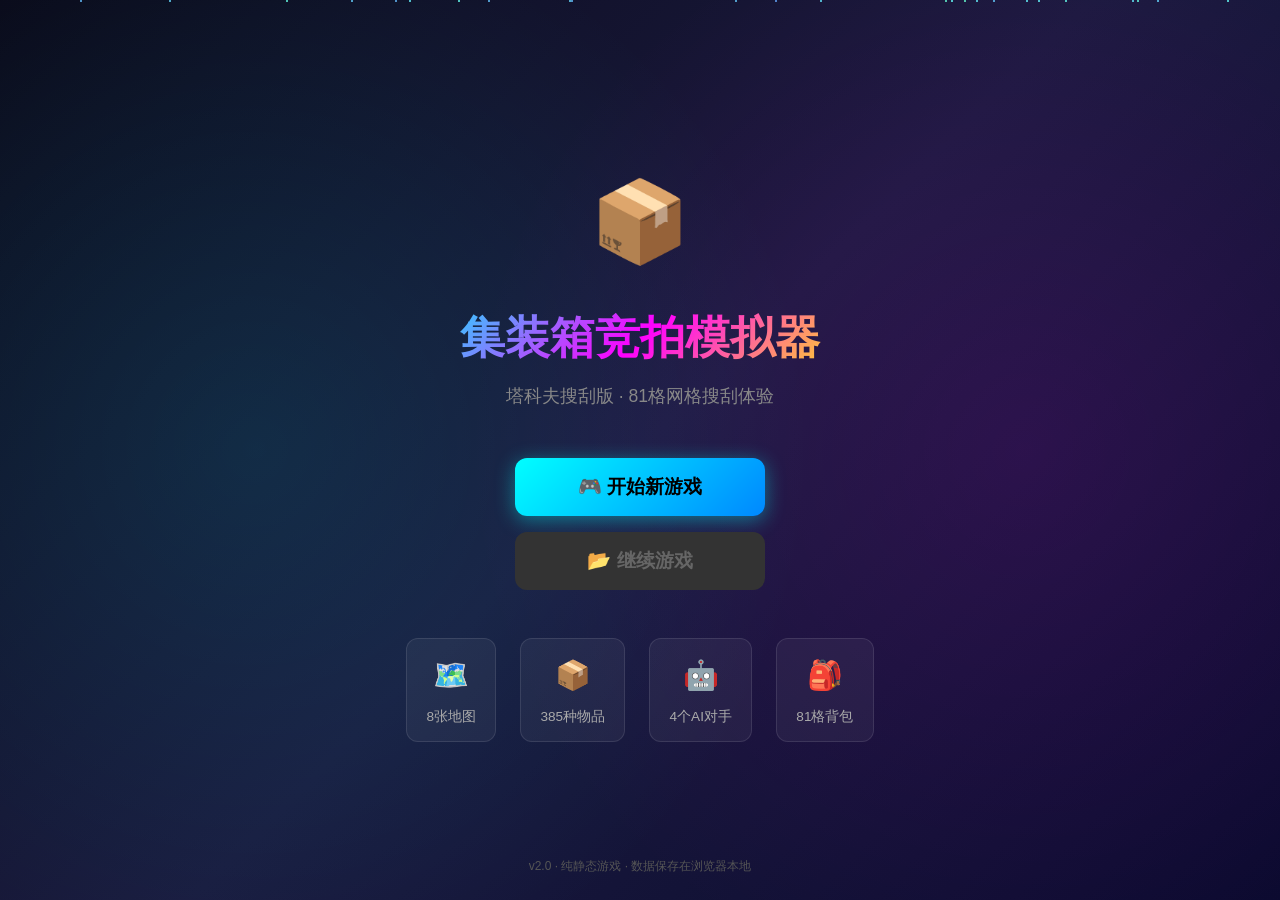
<file: JPJZX/index.html>
<!DOCTYPE html>
<html lang="zh-CN">
<head>
    <meta charset="UTF-8">
    <meta name="viewport" content="width=device-width, initial-scale=1.0">
    <title>集装箱竞拍模拟器</title>
    <link rel="stylesheet" href="style.css">
    <style>
        /* 引导页 */
        .landing-page {
            min-height: 100vh;
            display: flex;
            flex-direction: column;
            align-items: center;
            justify-content: center;
            background: linear-gradient(135deg, #0a0a1a 0%, #1a1a3e 50%, #0a0a2e 100%);
            position: relative;
            overflow: hidden;
        }

        .landing-page::before {
            content: '';
            position: absolute;
            inset: 0;
            background:
                radial-gradient(circle at 20% 50%, rgba(0, 255, 255, 0.1) 0%, transparent 50%),
                radial-gradient(circle at 80% 50%, rgba(255, 0, 255, 0.1) 0%, transparent 50%);
            pointer-events: none;
        }

        .landing-container {
            text-align: center;
            z-index: 1;
            padding: 2rem;
        }

        .game-logo {
            font-size: 5rem;
            margin-bottom: 1rem;
            animation: float 3s ease-in-out infinite;
        }

        @keyframes float {
            0%, 100% { transform: translateY(0); }
            50% { transform: translateY(-20px); }
        }

        .game-title {
            font-size: 2.8rem;
            font-weight: 800;
            background: linear-gradient(135deg, #00ffff, #ff00ff, #ffff00);
            -webkit-background-clip: text;
            -webkit-text-fill-color: transparent;
            background-clip: text;
            margin-bottom: 0.5rem;
        }

        .game-subtitle {
            font-size: 1.1rem;
            color: #888;
            margin-bottom: 3rem;
        }

        .start-buttons {
            display: flex;
            flex-direction: column;
            gap: 1rem;
            align-items: center;
        }

        .btn-start {
            padding: 1rem 3rem;
            font-size: 1.2rem;
            font-weight: 600;
            border: none;
            border-radius: 12px;
            cursor: pointer;
            transition: all 0.3s ease;
            min-width: 250px;
        }

        .btn-new-game {
            background: linear-gradient(135deg, #00ffff, #0088ff);
            color: #000;
            box-shadow: 0 4px 20px rgba(0, 255, 255, 0.4);
        }

        .btn-new-game:hover {
            transform: translateY(-3px);
            box-shadow: 0 6px 30px rgba(0, 255, 255, 0.6);
        }

        .btn-continue {
            background: linear-gradient(135deg, #ff00ff, #ff0088);
            color: #fff;
            box-shadow: 0 4px 20px rgba(255, 0, 255, 0.4);
        }

        .btn-continue:hover {
            transform: translateY(-3px);
            box-shadow: 0 6px 30px rgba(255, 0, 255, 0.6);
        }

        .btn-continue:disabled {
            background: #333;
            color: #666;
            box-shadow: none;
            cursor: not-allowed;
            transform: none;
        }

        .game-features {
            display: flex;
            gap: 1.5rem;
            margin-top: 3rem;
            flex-wrap: wrap;
            justify-content: center;
        }

        .feature-item {
            display: flex;
            flex-direction: column;
            align-items: center;
            gap: 0.5rem;
            padding: 0.8rem 1.2rem;
            background: rgba(255, 255, 255, 0.05);
            border-radius: 12px;
            border: 1px solid rgba(255, 255, 255, 0.1);
        }

        .feature-item:hover {
            background: rgba(255, 255, 255, 0.1);
            transform: translateY(-3px);
        }

        .feature-icon {
            font-size: 1.8rem;
        }

        .feature-text {
            font-size: 0.85rem;
            color: #aaa;
        }

        .version-info {
            position: absolute;
            bottom: 1.5rem;
            color: #555;
            font-size: 0.75rem;
        }

        /* 粒子 */
        .particles {
            position: absolute;
            inset: 0;
            pointer-events: none;
            overflow: hidden;
        }

        .particle {
            position: absolute;
            width: 2px;
            height: 2px;
            background: rgba(0, 255, 255, 0.6);
            border-radius: 50%;
            animation: particleFloat linear infinite;
        }

        @keyframes particleFloat {
            0% { transform: translateY(100vh); opacity: 0; }
            10% { opacity: 1; }
            90% { opacity: 1; }
            100% { transform: translateY(-100vh); opacity: 0; }
        }

        /* 游戏页 */
        .game-page {
            display: none;
            min-height: 100vh;
            background: #0a0a1a;
        }

        .game-page.active {
            display: block;
        }

        .game-header {
            background: rgba(10, 10, 26, 0.95);
            border-bottom: 1px solid rgba(0, 255, 255, 0.2);
            padding: 0.6rem 1.2rem;
            display: flex;
            justify-content: space-between;
            align-items: center;
            flex-wrap: wrap;
            gap: 0.5rem;
        }

        .header-left {
            display: flex;
            align-items: center;
            gap: 0.8rem;
        }

        .header-logo {
            font-size: 1.3rem;
        }

        .header-title {
            font-size: 1rem;
            font-weight: 600;
            color: #00ffff;
        }

        .header-stats {
            display: flex;
            gap: 1.2rem;
        }

        .header-stat {
            display: flex;
            align-items: center;
            gap: 0.3rem;
            font-size: 0.9rem;
        }

        .header-stat .value {
            font-weight: 600;
            color: #ffd700;
        }

        .header-actions {
            display: flex;
            gap: 0.4rem;
        }

        .game-layout {
            display: grid;
            grid-template-columns: 240px 1fr 240px;
            gap: 0.8rem;
            padding: 0.8rem;
            max-width: 1400px;
            margin: 0 auto;
        }

        /* 作弊面板 */
        .cheat-panel {
            position: fixed;
            bottom: 10px;
            right: 10px;
            z-index: 50;
        }

        .cheat-toggle {
            background: rgba(255, 0, 0, 0.3);
            border: 1px solid rgba(255, 0, 0, 0.5);
            color: #ff6666;
            padding: 0.3rem 0.6rem;
            border-radius: 6px;
            cursor: pointer;
            font-size: 0.75rem;
        }

        .cheat-toggle:hover {
            background: rgba(255, 0, 0, 0.5);
        }

        .cheat-menu {
            display: none;
            position: absolute;
            bottom: 100%;
            right: 0;
            background: rgba(20, 20, 40, 0.95);
            border: 1px solid rgba(255, 0, 0, 0.3);
            border-radius: 8px;
            padding: 0.8rem;
            margin-bottom: 0.5rem;
            min-width: 180px;
        }

        .cheat-menu.show {
            display: block;
        }

        .cheat-btn {
            display: block;
            width: 100%;
            padding: 0.4rem;
            margin-bottom: 0.3rem;
            background: rgba(255, 255, 255, 0.1);
            border: none;
            border-radius: 4px;
            color: #fff;
            cursor: pointer;
            font-size: 0.8rem;
            text-align: left;
        }

        .cheat-btn:hover {
            background: rgba(255, 0, 0, 0.3);
        }

        /* 响应式 */
        @media (max-width: 1024px) {
            .game-layout {
                grid-template-columns: 1fr;
            }
        }

        @media (max-width: 768px) {
            .game-title {
                font-size: 2rem;
            }

            .game-subtitle {
                font-size: 0.9rem;
            }

            .btn-start {
                padding: 0.8rem 2rem;
                font-size: 1rem;
                min-width: 200px;
            }

            .header-stats {
                display: none;
            }
        }
    </style>
</head>
<body>
    <!-- 引导页 -->
    <div class="landing-page" id="landingPage">
        <div class="particles" id="particles"></div>

        <div class="landing-container">
            <div class="game-logo">📦</div>
            <h1 class="game-title">集装箱竞拍模拟器</h1>
            <p class="game-subtitle">塔科夫搜刮版 · 81格网格搜刮体验</p>

            <div class="start-buttons">
                <button class="btn-start btn-new-game" onclick="startNewGame()">🎮 开始新游戏</button>
                <button class="btn-start btn-continue" id="continueBtn" onclick="continueGame()" disabled>📂 继续游戏</button>
            </div>

            <div class="game-features">
                <div class="feature-item">
                    <span class="feature-icon">🗺️</span>
                    <span class="feature-text">8张地图</span>
                </div>
                <div class="feature-item">
                    <span class="feature-icon">📦</span>
                    <span class="feature-text">385种物品</span>
                </div>
                <div class="feature-item">
                    <span class="feature-icon">🤖</span>
                    <span class="feature-text">4个AI对手</span>
                </div>
                <div class="feature-item">
                    <span class="feature-icon">🎒</span>
                    <span class="feature-text">81格背包</span>
                </div>
            </div>
        </div>

        <div class="version-info">v2.0 · 纯静态游戏 · 数据保存在浏览器本地</div>
    </div>

    <!-- 游戏主页面 -->
    <div class="game-page" id="gamePage">
        <header class="game-header">
            <div class="header-left">
                <span class="header-logo">📦</span>
                <span class="header-title">集装箱竞拍模拟器</span>
            </div>
            <div class="header-stats">
                <div class="header-stat">💰 <span class="value" id="money">15000</span></div>
                <div class="header-stat">⭐ <span class="value" id="reputation">0</span></div>
                <div class="header-stat">📊 <span class="value" id="round">1/8</span></div>
            </div>
            <div class="header-actions">
                <button class="btn btn-small btn-info" onclick="saveGame()">💾 保存</button>
                <button class="btn btn-small btn-secondary" onclick="backToLanding()">🏠 返回</button>
            </div>
        </header>

        <div class="game-layout">
            <!-- 左侧 -->
            <aside class="sidebar">
                <div class="panel">
                    <h3 class="panel-title">🗺️ 选择地图</h3>
                    <div class="map-grid" id="mapSelector"></div>
                </div>

                <div class="panel">
                    <h3 class="panel-title">🎒 背包 <span id="backpack-space">0/81</span></h3>
                    <div class="backpack-preview" id="backpackPreview"></div>
                    <a href="warehouse.html" class="btn btn-small btn-full" style="margin-top: 0.5rem;">管理仓库 →</a>
                </div>
            </aside>

            <!-- 中间 -->
            <main class="main-area">
                <div class="panel auction-section">
                    <div class="container-display">
                        <div class="container-icon">📦</div>
                        <p id="containerDesc">请先选择地图</p>
                    </div>

                    <div class="bid-display">¥<span id="currentBid">0</span></div>

                    <div class="auction-buttons">
                        <button class="btn btn-primary btn-large" id="startAuctionBtn" onclick="startAuction()">🎯 开始竞拍</button>
                        <button class="btn btn-success" id="bidBtn" onclick="playerBid()" disabled>💰 出价</button>
                        <button class="btn btn-danger" id="passBtn" onclick="playerPass()" disabled>🚫 放弃</button>
                    </div>

                    <div class="special-actions" id="specialActions" style="display: none;">
                        <button class="btn btn-special" onclick="specialAction('scout')">🔍 侦察 (500)</button>
                        <button class="btn btn-special" onclick="specialAction('suppress')">📉 压价 (800)</button>
                        <button class="btn btn-special" onclick="specialAction('interfere')">👊 干扰 (1000)</button>
                    </div>
                </div>

                <div class="panel">
                    <h3 class="panel-title">📜 战斗日志</h3>
                    <div class="log-content" id="gameLog">
                        <p class="log-entry">欢迎来到集装箱竞拍模拟器！</p>
                    </div>
                </div>
            </main>

            <!-- 右侧 -->
            <aside class="sidebar">
                <div class="panel">
                    <h3 class="panel-title">🤖 对手</h3>
                    <div class="ai-list" id="aiPlayers"></div>
                </div>

                <div class="panel">
                    <h3 class="panel-title">🏪 快捷入口</h3>
                    <div style="display: flex; flex-direction: column; gap: 0.4rem;">
                        <a href="warehouse.html" class="btn btn-small btn-full">📦 仓库</a>
                        <a href="shop.html" class="btn btn-small btn-full">🏪 商店</a>
                        <a href="synthesis.html" class="btn btn-small btn-full">⚗️ 合成</a>
                    </div>
                </div>
            </aside>
        </div>

        <!-- 作弊面板 -->
        <div class="cheat-panel">
            <div class="cheat-menu" id="cheatMenu">
                <button class="cheat-btn" onclick="cheatAddMoney(10000)">+💰 10000</button>
                <button class="cheat-btn" onclick="cheatAddMoney(50000)">+💰 50000</button>
                <button class="cheat-btn" onclick="cheatAddMoney(999999)">+💰 999999</button>
                <button class="cheat-btn" onclick="cheatAddReputation(100)">+⭐ 100 声望</button>
                <button class="cheat-btn" onclick="cheatSkipRound()">⏭️ 跳过回合</button>
                <button class="cheat-btn" onclick="cheatClearSave()">🗑️ 清除存档</button>
            </div>
            <button class="cheat-toggle" onclick="toggleCheatMenu()">🎮 作弊</button>
        </div>
    </div>

    <!-- 搜刮模态框 -->
    <div class="modal" id="lootModal" style="display: none;">
        <div class="modal-content modal-large">
            <div class="modal-header">
                <h3>🔍 搜刮战利品</h3>
                <button class="modal-close" onclick="closeModal('lootModal')">✕</button>
            </div>
            <div class="modal-body">
                <div class="loot-stats">
                    <span>发现: <span id="lootFound">0</span>/<span id="lootTotal">0</span></span>
                    <span>价值: ¥<span id="lootValue">0</span></span>
                </div>
                <div class="loot-grid" id="lootGrid"></div>
                <div style="text-align: center; margin-top: 1rem;">
                    <button class="btn btn-primary" onclick="finishLooting()">✅ 完成搜刮</button>
                </div>
            </div>
        </div>
    </div>

    <!-- 随机事件模态框 -->
    <div class="modal" id="eventModal" style="display: none;">
        <div class="modal-content">
            <div class="modal-header">
                <h3 id="eventTitle">事件</h3>
                <button class="modal-close" onclick="closeModal('eventModal')">✕</button>
            </div>
            <div class="modal-body">
                <p id="eventDesc" style="margin-bottom: 1rem;"></p>
                <div id="eventOptions" class="event-options"></div>
            </div>
        </div>
    </div>

    <!-- 游戏结束模态框 -->
    <div class="modal" id="gameOverModal" style="display: none;">
        <div class="modal-content">
            <div class="modal-header">
                <h3>🏆 游戏结束</h3>
            </div>
            <div class="modal-body">
                <div id="gameOverStats"></div>
                <button class="btn btn-primary btn-full" onclick="backToLanding()" style="margin-top: 1rem;">返回主页</button>
            </div>
        </div>
    </div>

    <script src="items.js"></script>
    <script src="grid.js"></script>
    <script src="state.js"></script>
    <script src="ui.js"></script>
    <script src="game.js"></script>
    <script>
        // 全局游戏实例
        let gameInstance = null;

        // 创建粒子
        function createParticles() {
            const container = document.getElementById('particles');
            for (let i = 0; i < 25; i++) {
                const p = document.createElement('div');
                p.className = 'particle';
                p.style.left = Math.random() * 100 + '%';
                p.style.animationDuration = (Math.random() * 10 + 10) + 's';
                p.style.animationDelay = Math.random() * 10 + 's';
                p.style.background = `hsl(${Math.random() * 60 + 160}, 100%, 70%)`;
                container.appendChild(p);
            }
        }

        // 检查存档
        function checkSaveData() {
            const data = localStorage.getItem('containerAuctionSave');
            document.getElementById('continueBtn').disabled = !data;
        }

        // 开始新游戏
        function startNewGame() {
            localStorage.removeItem('containerAuctionSave');
            document.getElementById('landingPage').style.display = 'none';
            document.getElementById('gamePage').classList.add('active');
            initGame();
        }

        // 继续游戏
        function continueGame() {
            document.getElementById('landingPage').style.display = 'none';
            document.getElementById('gamePage').classList.add('active');
            initGame();
            gameInstance.loadGame();
        }

        // 初始化游戏
        function initGame() {
            gameInstance = new Game();
            window.game = gameInstance;
        }

        // 返回主页
        function backToLanding() {
            document.getElementById('gamePage').classList.remove('active');
            document.getElementById('landingPage').style.display = 'flex';
            checkSaveData();
        }

        // 保存游戏
        function saveGame() {
            if (gameInstance) {
                GameState.save();
                ui.showToast('💾 游戏已保存！');
            }
        }

        // 地图选择
        function selectMap(index) {
            GameState.update({ selectedMap: index });
            renderMaps();
            const map = MAPS[index];
            document.getElementById('containerDesc').textContent = `🗺️ ${map.name} | 难度: ${'⭐'.repeat(map.difficulty)} | 掉落: ${map.dropRate}%`;
            ui.addLog(`选择了地图: ${map.name}`);
        }

        // 渲染地图
        function renderMaps() {
            ui.renderMapSelector(MAPS, GameState.data.selectedMap, selectMap);
        }

        // 开始竞拍
        function startAuction() {
            if (GameState.data.selectedMap === null) {
                ui.showToast('请先选择地图！');
                return;
            }
            if (gameInstance) gameInstance.startAuction();
        }

        // 出价
        function playerBid() {
            if (gameInstance) gameInstance.playerBid();
        }

        // 放弃
        function playerPass() {
            if (gameInstance) gameInstance.playerPass();
        }

        // 特殊行动
        function specialAction(type) {
            if (gameInstance) gameInstance.specialAction(type);
        }

        // 完成搜刮
        function finishLooting() {
            if (gameInstance) {
                gameInstance.addItemsToInventory();
                closeModal('lootModal');
            }
        }

        // 关闭模态框
        function closeModal(id) {
            ui.closeModal(id);
        }

        // 作弊功能
        function toggleCheatMenu() {
            document.getElementById('cheatMenu').classList.toggle('show');
        }

        function cheatAddMoney(amount) {
            GameState.update({ money: GameState.data.money + amount });
            ui.showToast(`💰 +${amount}`);
            ui.addLog(`作弊: +${amount} 金钱`);
        }

        function cheatAddReputation(amount) {
            GameState.update({ reputation: GameState.data.reputation + amount });
            ui.showToast(`⭐ +${amount} 声望`);
        }

        function cheatSkipRound() {
            if (GameState.data.round < 8) {
                GameState.update({ round: GameState.data.round + 1 });
                ui.showToast(`⏭️ 跳到第 ${GameState.data.round} 回合`);
            } else {
                if (gameInstance) gameInstance.endGame();
            }
        }

        function cheatClearSave() {
            if (confirm('确定清除存档？')) {
                localStorage.removeItem('containerAuctionSave');
                location.reload();
            }
        }

        // 点击外部关闭作弊菜单
        document.addEventListener('click', (e) => {
            if (!e.target.closest('.cheat-panel')) {
                document.getElementById('cheatMenu').classList.remove('show');
            }
        });

        // 初始化
        createParticles();
        checkSaveData();
    </script>
</body>
</html>
</file>
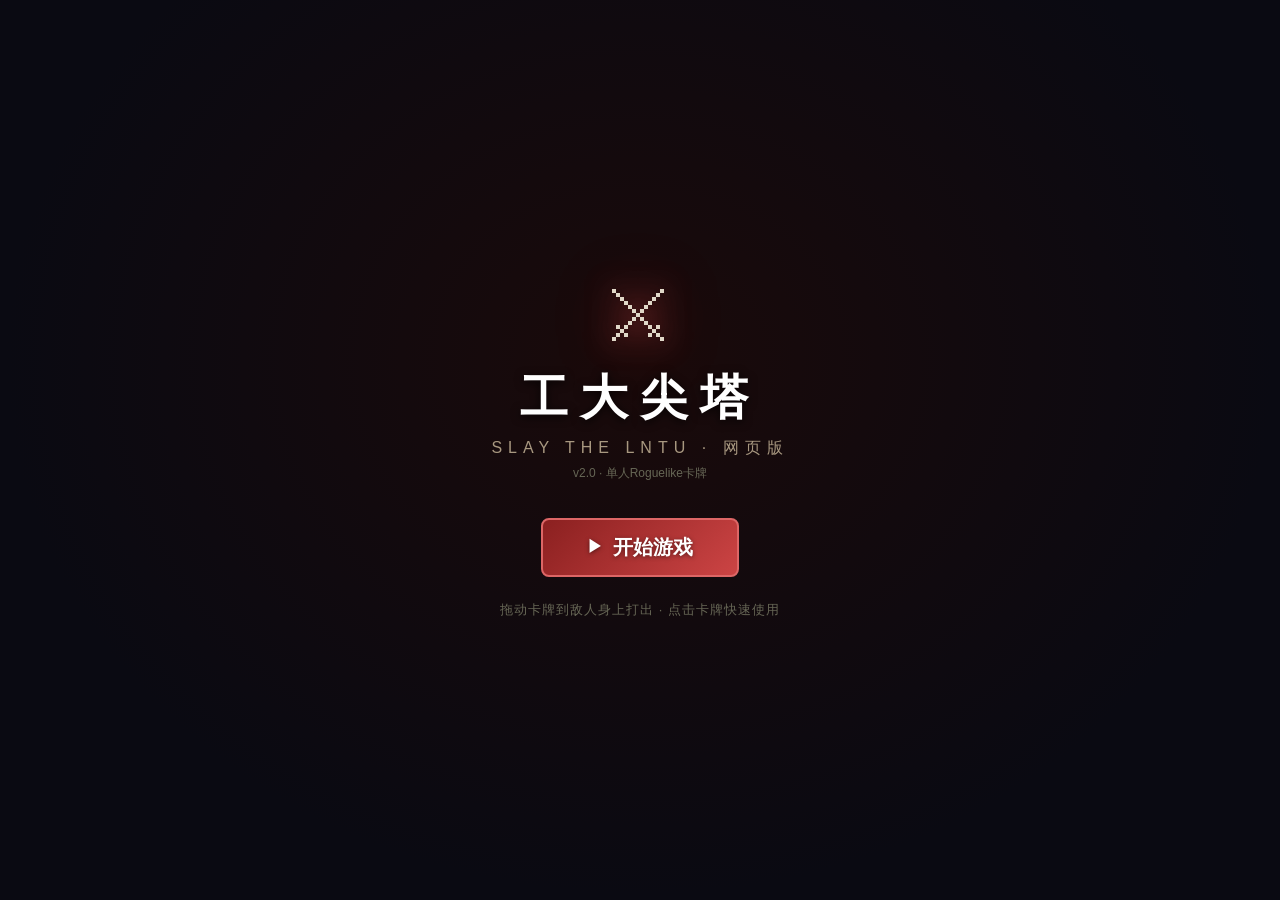
<file: SpireWeb/index.html>
<!DOCTYPE html>
<html lang="zh-CN">
<head>
  <meta charset="UTF-8">
  <meta name="viewport" content="width=device-width, initial-scale=1.0, user-scalable=no">
  <title>杀戮尖塔 · SpireWeb</title>
  <link rel="stylesheet" href="style.css">
</head>
<body>
  <div id="game"></div>
  <script src="game.js"></script>
  <script src="ui.js"></script>
</body>
</html>
</file>
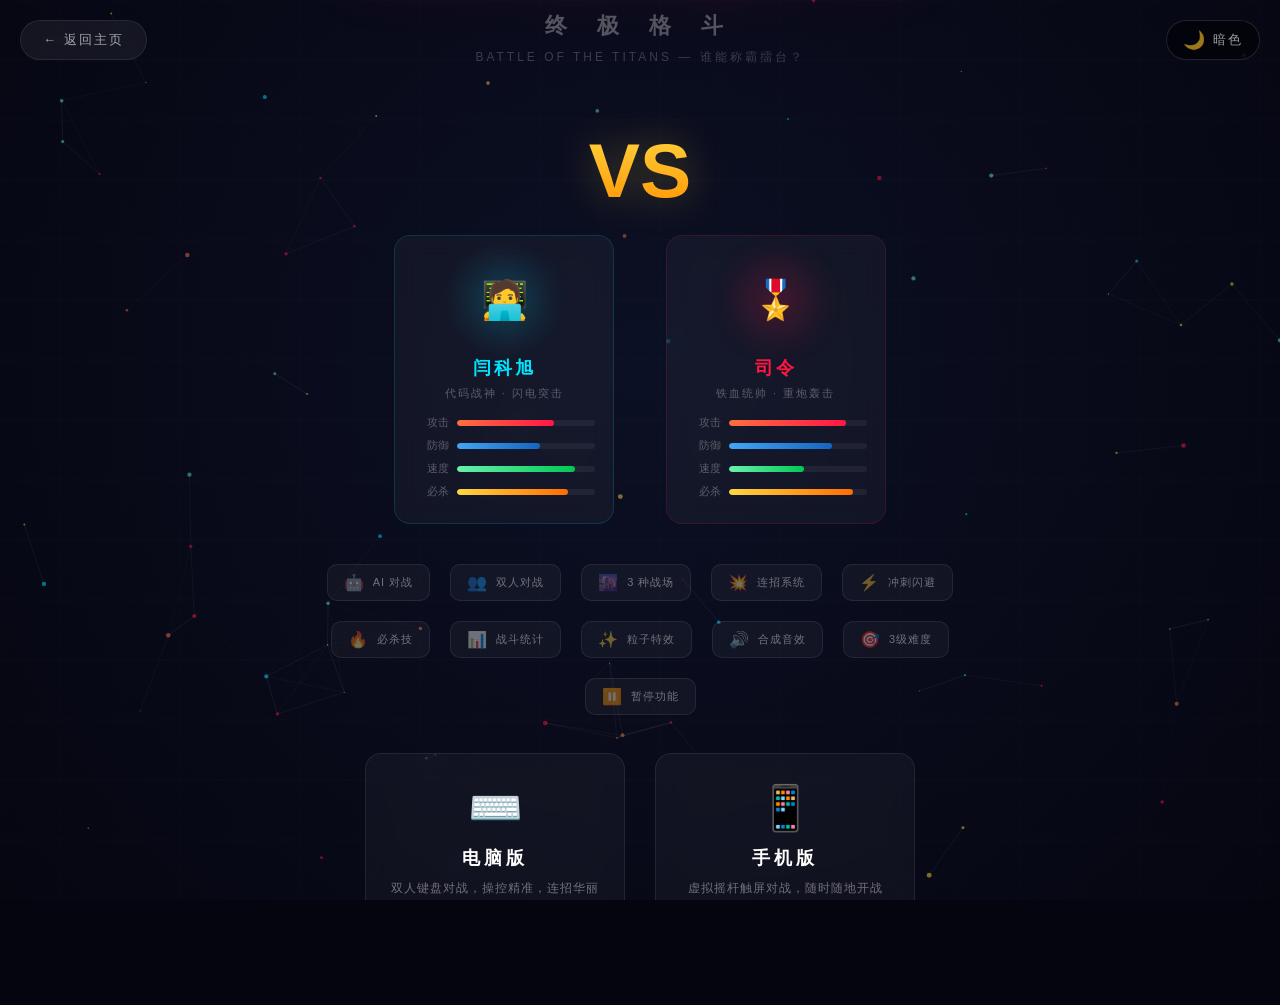
<file: YKvsSL/index.html>
<!DOCTYPE html>
<html lang="zh-CN">
<head>
    <meta charset="UTF-8">
    <meta name="viewport" content="width=device-width, initial-scale=1.0, maximum-scale=1.0, user-scalable=no">
    <title>闫科旭大战司令 - 格斗之王</title>
    <style>
        *{margin:0;padding:0;box-sizing:border-box}
        :root{
            --crimson:#ff1744;--crimson-dark:#c4001d;
            --cyan:#00e5ff;--cyan-dark:#0097a7;
            --gold:#ffd740;--gold-dark:#c8a600;
            --bg-deep:#05050f;--bg-mid:#0c1024;
            --glass:rgba(255,255,255,0.04);
            --glass-border:rgba(255,255,255,0.08);
            --font-display:'华文新魏','STXinwei','Orbitron',sans-serif;
            --font-kai:'楷体','KaiTi','STKaiti',sans-serif;
            --font-song:'宋体','SimSun','STSong',sans-serif;
            --font-fang:'仿宋','FangSong','STFangsong',sans-serif;
            --font-body:'仿宋','FangSong','Microsoft YaHei',sans-serif;
            --text-strong:#fff;
            --text-main:rgba(255,255,255,0.85);
            --text-sub:rgba(255,255,255,0.6);
            --text-weak:rgba(255,255,255,0.4);
            --text-hint:rgba(255,255,255,0.3);
            --text-muted:rgba(255,255,255,0.22);
            --surface:rgba(255,255,255,0.04);
            --surface-border:rgba(255,255,255,0.08);
        }
        html[data-theme="eye"]{
            --bg-deep:#1a1510;--bg-mid:#2a2010;
            --text-strong:#ffe8c0;
            --text-main:rgba(255,230,190,0.9);
            --text-sub:rgba(255,220,170,0.7);
            --text-weak:rgba(255,210,150,0.5);
            --text-hint:rgba(255,200,130,0.38);
            --text-muted:rgba(255,190,110,0.28);
            --glass:rgba(255,200,130,0.06);
            --glass-border:rgba(255,200,130,0.12);
            --surface:rgba(255,200,130,0.04);
            --surface-border:rgba(255,200,130,0.1);
        }
        html[data-theme="bright"]{
            --bg-deep:#141824;--bg-mid:#1c2236;
            --text-strong:#fff;
            --text-main:rgba(255,255,255,0.95);
            --text-sub:rgba(255,255,255,0.78);
            --text-weak:rgba(255,255,255,0.6);
            --text-hint:rgba(255,255,255,0.48);
            --text-muted:rgba(255,255,255,0.35);
            --glass:rgba(255,255,255,0.1);
            --glass-border:rgba(255,255,255,0.18);
            --surface:rgba(255,255,255,0.07);
            --surface-border:rgba(255,255,255,0.12);
        }
        html,body{height:100%;overflow:hidden}
        body{
            background:var(--bg-deep);
            font-family:var(--font-body);
            color:var(--text-strong);
        }

        canvas#bgCanvas{position:fixed;top:0;left:0;width:100%;height:100%;z-index:0}

        .brightness-toggle{
            position:fixed;top:20px;right:20px;z-index:60;
            display:flex;align-items:center;gap:6px;
            padding:8px 16px;border-radius:24px;
            background:rgba(0,0,0,0.45);border:1px solid rgba(255,255,255,0.12);
            backdrop-filter:blur(10px);-webkit-backdrop-filter:blur(10px);
            cursor:pointer;transition:all .3s;
            font-family:var(--font-song);font-size:13px;color:var(--text-sub);
            letter-spacing:2px;
        }
        .brightness-toggle:hover{background:rgba(0,0,0,0.65);border-color:rgba(255,255,255,0.3);color:var(--text-strong);transform:scale(1.05)}
        .brightness-icon{font-size:18px;transition:transform .3s}
        .brightness-toggle:hover .brightness-icon{transform:rotate(30deg)}

        .page{position:relative;z-index:10;height:100%;display:flex;flex-direction:column;align-items:center;justify-content:center;padding:20px}

        .back-btn{
            position:fixed;top:20px;left:20px;z-index:50;
            display:flex;align-items:center;gap:8px;
            padding:10px 22px;border-radius:40px;
            background:rgba(255,255,255,0.06);
            border:1px solid var(--glass-border);
            color:var(--text-sub);text-decoration:none;
            font-family:var(--font-song);font-size:13px;letter-spacing:2px;
            backdrop-filter:blur(10px);-webkit-backdrop-filter:blur(10px);
            transition:all .3s;cursor:pointer;
        }
        .back-btn:hover{background:rgba(255,255,255,0.12);color:var(--text-strong);border-color:rgba(255,255,255,0.25)}

        .header{text-align:center;margin-bottom:40px}
        .title-wrapper{
            position:relative;display:inline-block;
            animation:fadeSlideUp .8s ease-out both;
        }
        .game-title{
            font-family:var(--font-display);
            font-size:clamp(32px,7vw,76px);font-weight:900;
            background:linear-gradient(135deg,var(--crimson),#ff6e40,var(--gold));
            -webkit-background-clip:text;-webkit-text-fill-color:transparent;
            background-clip:text;
            letter-spacing:6px;line-height:1.2;
            filter:drop-shadow(0 0 30px rgba(255,23,68,0.4));
        }
        .title-underline{
            height:3px;border-radius:3px;margin-top:8px;
            background:linear-gradient(90deg,transparent,var(--crimson),var(--gold),transparent);
            animation:expandWidth 1s ease-out .4s both;
        }
        .game-subtitle{
            margin-top:14px;
            font-family:var(--font-song);
            font-size:clamp(14px,2.5vw,22px);font-weight:700;
            color:var(--text-hint);letter-spacing:12px;
            animation:fadeSlideUp .8s ease-out .3s both;
        }
        .tagline{
            margin-top:8px;font-size:12px;color:rgba(255,255,255,0.2);
            letter-spacing:3px;animation:fadeSlideUp .8s ease-out .5s both;
        }

        .vs-divider{
            font-family:var(--font-display);
            font-size:clamp(40px,6vw,90px);font-weight:900;
            background:linear-gradient(180deg,var(--gold),#ff9100);
            -webkit-background-clip:text;-webkit-text-fill-color:transparent;
            background-clip:text;
            margin:20px 0;
            animation:pulseGlow 2s ease-in-out infinite,fadeSlideUp .8s ease-out .6s both;
            filter:drop-shadow(0 0 20px rgba(255,215,64,0.3));
        }

        .characters{
            display:flex;gap:clamp(20px,4vw,60px);
            margin-bottom:40px;flex-wrap:wrap;justify-content:center;
        }
        .char-card{
            width:clamp(160px,22vw,220px);
            background:var(--glass);
            border:1px solid var(--glass-border);
            border-radius:16px;padding:24px 18px;text-align:center;
            backdrop-filter:blur(12px);-webkit-backdrop-filter:blur(12px);
            transition:all .4s cubic-bezier(.34,1.56,.64,1);
            opacity:0;transform:translateY(30px);
        }
        .char-card.show{opacity:1;transform:translateY(0)}
        .char-card:hover{transform:translateY(-8px) scale(1.03);border-color:rgba(255,255,255,0.2)}
        .char-card.p1{border-color:rgba(0,229,255,0.15)}
        .char-card.p1:hover{box-shadow:0 15px 40px rgba(0,229,255,0.15);border-color:rgba(0,229,255,0.4)}
        .char-card.p2{border-color:rgba(255,23,68,0.15)}
        .char-card.p2:hover{box-shadow:0 15px 40px rgba(255,23,68,0.15);border-color:rgba(255,23,68,0.4)}

        .char-avatar{
            width:80px;height:80px;border-radius:50%;margin:0 auto 16px;
            display:flex;align-items:center;justify-content:center;
            font-size:38px;position:relative;
        }
        .p1 .char-avatar{
            background:radial-gradient(circle,rgba(0,229,255,0.2),transparent);
            box-shadow:0 0 30px rgba(0,229,255,0.15);
        }
        .p2 .char-avatar{
            background:radial-gradient(circle,rgba(255,23,68,0.2),transparent);
            box-shadow:0 0 30px rgba(255,23,68,0.15);
        }
        .char-name{
            font-size:18px;font-weight:900;letter-spacing:3px;margin-bottom:6px;
        }
        .p1 .char-name{color:var(--cyan)}
        .p2 .char-name{color:var(--crimson)}
        .char-title{
            font-size:11px;color:var(--text-hint);letter-spacing:2px;margin-bottom:14px;
        }
        .char-stats{display:flex;flex-direction:column;gap:8px}
        .stat-row{
            display:flex;align-items:center;gap:8px;font-size:11px;
        }
        .stat-label{color:var(--text-hint);width:36px;text-align:right;flex-shrink:0}
        .stat-bar-bg{
            flex:1;height:6px;border-radius:3px;
            background:rgba(255,255,255,0.06);overflow:hidden;
        }
        .stat-bar-fill{height:100%;border-radius:3px;transition:width 1.2s ease-out;width:0}
        .stat-bar-fill.atk{background:linear-gradient(90deg,#ff6e40,var(--crimson))}
        .stat-bar-fill.def{background:linear-gradient(90deg,#42a5f5,#1565c0)}
        .stat-bar-fill.spd{background:linear-gradient(90deg,#69f0ae,#00c853)}
        .stat-bar-fill.spl{background:linear-gradient(90deg,#ffd740,#ff6d00)}

        .version-select{
            display:flex;gap:clamp(16px,3vw,30px);
            margin-top:10px;flex-wrap:wrap;justify-content:center;
        }
        .version-card{
            width:clamp(200px,22vw,260px);
            padding:28px 20px;
            background:var(--glass);
            border:1px solid var(--glass-border);
            border-radius:16px;
            cursor:pointer;text-align:center;text-decoration:none;color:#fff;
            backdrop-filter:blur(12px);-webkit-backdrop-filter:blur(12px);
            transition:all .4s cubic-bezier(.34,1.56,.64,1);
            position:relative;overflow:hidden;
            opacity:0;transform:translateY(30px);
        }
        .version-card.show{opacity:1;transform:translateY(0)}
        .version-card::after{
            content:'';position:absolute;inset:0;
            background:radial-gradient(circle at 50% 120%,rgba(255,215,64,0.1),transparent 70%);
            opacity:0;transition:opacity .4s;pointer-events:none;
        }
        .version-card:hover::after{opacity:1}
        .version-card:hover{transform:translateY(-6px) scale(1.04);border-color:rgba(255,215,64,0.3)}
        .version-card.pc:hover{box-shadow:0 12px 35px rgba(0,229,255,0.12)}
        .version-card.mobile:hover{box-shadow:0 12px 35px rgba(255,23,68,0.12)}

        .v-icon{font-size:44px;margin-bottom:12px;display:block}
        .v-name{font-family:var(--font-kai);font-size:18px;font-weight:900;letter-spacing:4px;margin-bottom:8px}
        .v-desc{font-family:var(--font-fang);font-size:12px;color:var(--text-weak);line-height:1.7;letter-spacing:1px}
        .v-keys{
            display:inline-flex;gap:4px;margin-top:12px;flex-wrap:wrap;justify-content:center;
        }
        .v-key{
            padding:3px 8px;border-radius:4px;font-size:10px;font-weight:700;
            background:rgba(255,255,255,0.06);border:1px solid rgba(255,255,255,0.1);
            color:var(--text-sub);letter-spacing:1px;
        }

        .features{
            display:flex;gap:clamp(10px,2vw,20px);flex-wrap:wrap;justify-content:center;
            margin-bottom:28px;max-width:700px;
            opacity:0;transform:translateY(20px);
            animation:fadeSlideUp .8s ease-out .8s both;
        }
        .feat{
            display:flex;align-items:center;gap:8px;
            padding:8px 16px;border-radius:10px;
            background:var(--surface);border:1px solid var(--surface-border);
            font-family:var(--font-fang);font-size:11px;color:var(--text-weak);letter-spacing:1px;
            white-space:nowrap;
        }
        .feat .fi{font-size:16px}

        .footer-note{
            margin-top:30px;font-family:var(--font-song);font-size:11px;color:var(--text-muted);
            letter-spacing:3px;animation:fadeSlideUp .8s ease-out 1.4s both;
        }

        @keyframes fadeSlideUp{
            from{opacity:0;transform:translateY(25px)}
            to{opacity:1;transform:translateY(0)}
        }
        @keyframes expandWidth{
            from{width:0;opacity:0}
            to{width:100%;opacity:1}
        }
        @keyframes pulseGlow{
            0%,100%{opacity:1;filter:drop-shadow(0 0 20px rgba(255,215,64,0.3))}
            50%{opacity:.7;filter:drop-shadow(0 0 40px rgba(255,215,64,0.5))}
        }

        @media(max-width:600px){
            .characters{gap:12px}
            .char-card{padding:16px 12px;width:45%}
            .char-avatar{width:56px;height:56px;font-size:28px}
            .char-name{font-size:15px}
            .version-card{width:80%}
            .back-btn{top:10px;left:10px;padding:8px 16px;font-size:12px}
        }
    </style>
</head>
<body>
    <canvas id="bgCanvas"></canvas>

    <a href="../index.html" class="back-btn">← 返回主页</a>

    <div class="brightness-toggle" id="brightnessToggle">
        <span class="brightness-icon" id="brightnessIcon">🌙</span>
        <span id="brightnessLabel">暗色</span>
    </div>

    <div class="page">
        <div class="header">
            <div class="title-wrapper">
                <h1 class="game-title">闫科旭大战司令</h1>
                <div class="title-underline"></div>
            </div>
            <p class="game-subtitle">终 极 格 斗</p>
            <p class="tagline">BATTLE OF THE TITANS — 谁能称霸擂台？</p>
        </div>

        <div class="vs-divider">VS</div>

        <div class="characters">
            <div class="char-card p1" data-delay="0">
                <div class="char-avatar">🧑‍💻</div>
                <div class="char-name">闫科旭</div>
                <div class="char-title">代码战神 · 闪电突击</div>
                <div class="char-stats">
                    <div class="stat-row">
                        <span class="stat-label">攻击</span>
                        <div class="stat-bar-bg"><div class="stat-bar-fill atk" data-width="70"></div></div>
                    </div>
                    <div class="stat-row">
                        <span class="stat-label">防御</span>
                        <div class="stat-bar-bg"><div class="stat-bar-fill def" data-width="60"></div></div>
                    </div>
                    <div class="stat-row">
                        <span class="stat-label">速度</span>
                        <div class="stat-bar-bg"><div class="stat-bar-fill spd" data-width="85"></div></div>
                    </div>
                    <div class="stat-row">
                        <span class="stat-label">必杀</span>
                        <div class="stat-bar-bg"><div class="stat-bar-fill spl" data-width="80"></div></div>
                    </div>
                </div>
            </div>

            <div class="char-card p2" data-delay="150">
                <div class="char-avatar">🎖️</div>
                <div class="char-name">司令</div>
                <div class="char-title">铁血统帅 · 重炮轰击</div>
                <div class="char-stats">
                    <div class="stat-row">
                        <span class="stat-label">攻击</span>
                        <div class="stat-bar-bg"><div class="stat-bar-fill atk" data-width="85"></div></div>
                    </div>
                    <div class="stat-row">
                        <span class="stat-label">防御</span>
                        <div class="stat-bar-bg"><div class="stat-bar-fill def" data-width="75"></div></div>
                    </div>
                    <div class="stat-row">
                        <span class="stat-label">速度</span>
                        <div class="stat-bar-bg"><div class="stat-bar-fill spd" data-width="55"></div></div>
                    </div>
                    <div class="stat-row">
                        <span class="stat-label">必杀</span>
                        <div class="stat-bar-bg"><div class="stat-bar-fill spl" data-width="90"></div></div>
                    </div>
                </div>
            </div>
        </div>

        <div class="features">
            <div class="feat"><span class="fi">🤖</span> AI 对战</div>
            <div class="feat"><span class="fi">👥</span> 双人对战</div>
            <div class="feat"><span class="fi">🌆</span> 3 种战场</div>
            <div class="feat"><span class="fi">💥</span> 连招系统</div>
            <div class="feat"><span class="fi">⚡</span> 冲刺闪避</div>
            <div class="feat"><span class="fi">🔥</span> 必杀技</div>
            <div class="feat"><span class="fi">📊</span> 战斗统计</div>
            <div class="feat"><span class="fi">✨</span> 粒子特效</div>
            <div class="feat"><span class="fi">🔊</span> 合成音效</div>
            <div class="feat"><span class="fi">🎯</span> 3级难度</div>
            <div class="feat"><span class="fi">⏸️</span> 暂停功能</div>
        </div>

        <div class="version-select">
            <div class="version-card pc" onclick="startGame('pc')" data-delay="300">
                <span class="v-icon">⌨️</span>
                <div class="v-name">电脑版</div>
                <div class="v-desc">双人键盘对战，操控精准，连招华丽</div>
                <div class="v-keys">
                    <span class="v-key">WASD</span>
                    <span class="v-key">JKL</span>
                    <span class="v-key">方向键</span>
                    <span class="v-key">123</span>
                </div>
            </div>

            <div class="version-card mobile" onclick="startGame('mobile')" data-delay="450">
                <span class="v-icon">📱</span>
                <div class="v-name">手机版</div>
                <div class="v-desc">虚拟摇杆触屏对战，随时随地开战</div>
                <div class="v-keys">
                    <span class="v-key">摇杆移动</span>
                    <span class="v-key">按钮攻击</span>
                    <span class="v-key">必杀技</span>
                </div>
            </div>
        </div>

        <div class="footer-note">ALL RIGHTS RESERVED · MADE WITH ❤️</div>
    </div>

    <script>
    (function(){
        const canvas=document.getElementById('bgCanvas');
        const c=canvas.getContext('2d');
        let W,H;
        const particles=[];
        const lines=[];
        const PARTICLE_COUNT=80;

        function resize(){
            W=canvas.width=innerWidth;
            H=canvas.height=innerHeight;
        }
        resize();
        addEventListener('resize',resize);

        class Particle{
            constructor(){this.reset(true)}
            reset(init){
                this.x=Math.random()*W;
                this.y=init?Math.random()*H:H+10;
                this.vx=(Math.random()-.5)*.4;
                this.vy=-(Math.random()*.6+.2);
                this.r=Math.random()*2+.5;
                this.life=1;
                this.decay=Math.random()*.002+.001;
                const colors=[
                    [255,23,68],[0,229,255],[255,215,64],
                    [255,110,64],[105,240,174]
                ];
                this.color=colors[Math.floor(Math.random()*colors.length)];
            }
            update(){
                this.x+=this.vx;
                this.y+=this.vy;
                this.life-=this.decay;
                if(this.life<=0||this.y<-20)this.reset(false);
            }
            draw(){
                c.beginPath();
                c.arc(this.x,this.y,this.r,0,Math.PI*2);
                c.fillStyle=`rgba(${this.color[0]},${this.color[1]},${this.color[2]},${this.life*.5})`;
                c.fill();
            }
        }

        for(let i=0;i<PARTICLE_COUNT;i++)particles.push(new Particle());

        function drawGrid(){
            c.strokeStyle='rgba(255,255,255,0.015)';
            c.lineWidth=1;
            const step=60;
            for(let x=0;x<W;x+=step){c.beginPath();c.moveTo(x,0);c.lineTo(x,H);c.stroke()}
            for(let y=0;y<H;y+=step){c.beginPath();c.moveTo(0,y);c.lineTo(W,y);c.stroke()}
        }

        function connectParticles(){
            for(let i=0;i<particles.length;i++){
                for(let j=i+1;j<particles.length;j++){
                    const dx=particles[i].x-particles[j].x;
                    const dy=particles[i].y-particles[j].y;
                    const d=dx*dx+dy*dy;
                    if(d<12000){
                        const a=(1-d/12000)*.15*Math.min(particles[i].life,particles[j].life);
                        c.beginPath();
                        c.moveTo(particles[i].x,particles[i].y);
                        c.lineTo(particles[j].x,particles[j].y);
                        c.strokeStyle=`rgba(255,255,255,${a})`;
                        c.lineWidth=.5;
                        c.stroke();
                    }
                }
            }
        }

        function loop(){
            c.clearRect(0,0,W,H);
            const grd=c.createRadialGradient(W*.5,H*.4,0,W*.5,H*.4,Math.max(W,H)*.7);
            grd.addColorStop(0,'rgba(12,16,36,1)');
            grd.addColorStop(1,'rgba(5,5,15,1)');
            c.fillStyle=grd;
            c.fillRect(0,0,W,H);
            drawGrid();
            particles.forEach(p=>{p.update();p.draw()});
            connectParticles();
            requestAnimationFrame(loop);
        }
        loop();

        function animateCards(){
            document.querySelectorAll('.char-card,.version-card').forEach((el,i)=>{
                const d=parseInt(el.dataset.delay||0);
                setTimeout(()=>el.classList.add('show'),600+d);
            });
            setTimeout(()=>{
                document.querySelectorAll('.stat-bar-fill').forEach(bar=>{
                    bar.style.width=bar.dataset.width+'%';
                });
            },1000);
        }
        if(document.readyState==='loading'){
            document.addEventListener('DOMContentLoaded',animateCards);
        }else{
            animateCards();
        }
    })();

    function startGame(version){
        document.body.style.transition='opacity .3s';
        document.body.style.opacity='0';
        setTimeout(()=>{location.href='game.html?version='+version},300);
    }

    (function(){
        const themes=['dark','eye','bright'];
        const themeLabels={dark:'暗色',eye:'护眼',bright:'明亮'};
        const themeIcons={dark:'🌙',eye:'🔆',bright:'☀️'};
        let currentTheme=localStorage.getItem('yk_theme')||'dark';

        function applyTheme(t){
            currentTheme=t;
            localStorage.setItem('yk_theme',t);
            if(t==='dark'){document.documentElement.removeAttribute('data-theme')}else{document.documentElement.setAttribute('data-theme',t)}
            document.getElementById('brightnessIcon').textContent=themeIcons[t];
            document.getElementById('brightnessLabel').textContent=themeLabels[t];
        }
        applyTheme(currentTheme);

        document.getElementById('brightnessToggle').addEventListener('click',()=>{
            const idx=themes.indexOf(currentTheme);
            applyTheme(themes[(idx+1)%themes.length]);
        });
    })();
    </script>
</body>
</html>
</file>
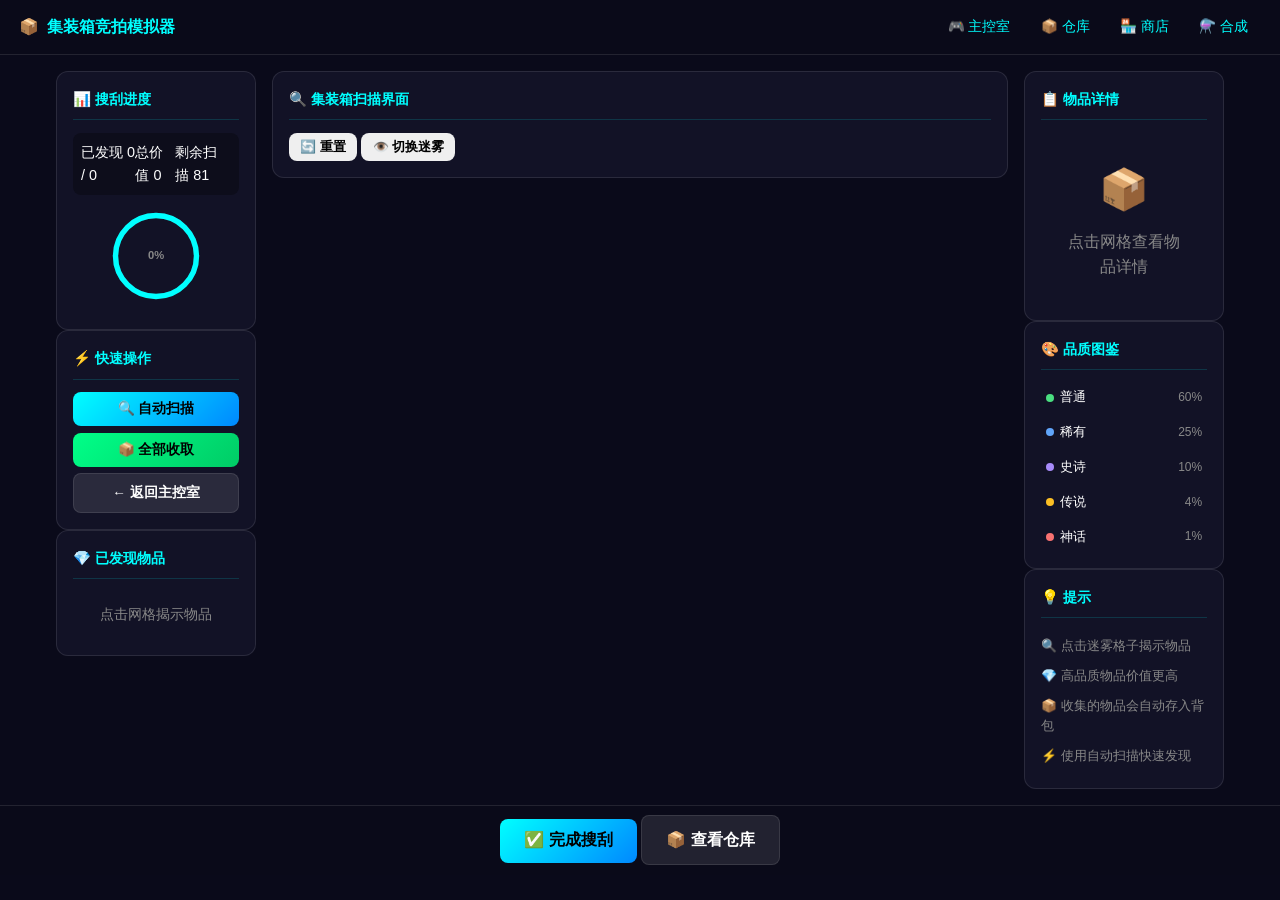
<file: JPJZX/loot.html>
<!DOCTYPE html>
<html lang="zh-CN">
<head>
    <meta charset="UTF-8">
    <meta name="viewport" content="width=device-width, initial-scale=1.0">
    <title>集装箱竞拍模拟器 - 搜刮战利品</title>
    <link rel="stylesheet" href="style.css">
</head>
<body class="loot-page">
    <!-- 背景动画 -->
    <div class="bg-animation">
        <div class="grid-overlay"></div>
        <div class="particles"></div>
    </div>

    <!-- 顶部导航栏 -->
    <nav class="top-nav">
        <div class="nav-brand">
            <span class="logo">📦</span>
            <h1>集装箱竞拍模拟器</h1>
        </div>
        <div class="nav-links">
            <a href="index.html" class="nav-link">🎮 主控室</a>
            <a href="warehouse.html" class="nav-link">📦 仓库</a>
            <a href="shop.html" class="nav-link">🏪 商店</a>
            <a href="synthesis.html" class="nav-link">⚗️ 合成</a>
        </div>
    </nav>

    <!-- 主内容区 -->
    <main class="loot-main">
        <!-- 左侧：搜刮统计 -->
        <aside class="loot-sidebar left">
            <div class="panel loot-stats-panel">
                <h2 class="panel-title">📊 搜刮进度</h2>
                <div class="loot-stats">
                    <div class="stat-item">
                        <span class="stat-label">已发现</span>
                        <span class="stat-value" id="lootFound">0</span>
                        <span class="stat-total">/ <span id="lootTotal">0</span></span>
                    </div>
                    <div class="stat-item">
                        <span class="stat-label">总价值</span>
                        <span class="stat-value gold" id="lootValue">0</span>
                    </div>
                    <div class="stat-item">
                        <span class="stat-label">剩余扫描</span>
                        <span class="stat-value" id="remainingScans">81</span>
                    </div>
                </div>
                <div class="progress-ring">
                    <svg viewBox="0 0 100 100">
                        <circle class="progress-bg" cx="50" cy="50" r="45"/>
                        <circle class="progress-fill" cx="50" cy="50" r="45" id="progressCircle"/>
                    </svg>
                    <div class="progress-text">
                        <span id="progressPercent">0%</span>
                    </div>
                </div>
            </div>

            <div class="panel quick-actions-panel">
                <h2 class="panel-title">⚡ 快速操作</h2>
                <div class="quick-actions">
                    <button class="btn btn-primary btn-full" onclick="lootManager.autoScan()">
                        <span>🔍 自动扫描</span>
                    </button>
                    <button class="btn btn-success btn-full" onclick="lootManager.collectAll()">
                        <span>📦 全部收取</span>
                    </button>
                    <a href="index.html" class="btn btn-secondary btn-full">
                        <span>← 返回主控室</span>
                    </a>
                </div>
            </div>

            <div class="panel found-items-panel">
                <h2 class="panel-title">💎 已发现物品</h2>
                <div class="found-items-list" id="foundItemsList">
                    <p class="empty-tip">点击网格揭示物品</p>
                </div>
            </div>
        </aside>

        <!-- 中间：81格网格 -->
        <section class="loot-grid-section">
            <div class="panel grid-panel">
                <div class="grid-header">
                    <h2 class="panel-title">🔍 集装箱扫描界面</h2>
                    <div class="grid-controls">
                        <button class="btn btn-small" onclick="lootManager.resetGrid()">🔄 重置</button>
                        <button class="btn btn-small" onclick="lootManager.toggleFog()">👁️ 切换迷雾</button>
                    </div>
                </div>
                <div class="loot-grid-container">
                    <div class="loot-grid" id="lootGrid"></div>
                </div>
            </div>
        </section>

        <!-- 右侧：物品详情 -->
        <aside class="loot-sidebar right">
            <div class="panel item-detail-panel" id="itemDetailPanel">
                <h2 class="panel-title">📋 物品详情</h2>
                <div class="item-detail-content" id="itemDetailContent">
                    <div class="empty-state">
                        <span class="empty-icon">📦</span>
                        <p>点击网格查看物品详情</p>
                    </div>
                </div>
            </div>

            <div class="panel rarity-guide-panel">
                <h2 class="panel-title">🎨 品质图鉴</h2>
                <div class="rarity-list">
                    <div class="rarity-item quality-green">
                        <span class="rarity-dot"></span>
                        <span class="rarity-name">普通</span>
                        <span class="rarity-chance">60%</span>
                    </div>
                    <div class="rarity-item quality-blue">
                        <span class="rarity-dot"></span>
                        <span class="rarity-name">稀有</span>
                        <span class="rarity-chance">25%</span>
                    </div>
                    <div class="rarity-item quality-purple">
                        <span class="rarity-dot"></span>
                        <span class="rarity-name">史诗</span>
                        <span class="rarity-chance">10%</span>
                    </div>
                    <div class="rarity-item quality-gold">
                        <span class="rarity-dot"></span>
                        <span class="rarity-name">传说</span>
                        <span class="rarity-chance">4%</span>
                    </div>
                    <div class="rarity-item quality-red">
                        <span class="rarity-dot"></span>
                        <span class="rarity-name">神话</span>
                        <span class="rarity-chance">1%</span>
                    </div>
                </div>
            </div>

            <div class="panel tips-panel">
                <h2 class="panel-title">💡 提示</h2>
                <ul class="tips-list">
                    <li>🔍 点击迷雾格子揭示物品</li>
                    <li>💎 高品质物品价值更高</li>
                    <li>📦 收集的物品会自动存入背包</li>
                    <li>⚡ 使用自动扫描快速发现</li>
                </ul>
            </div>
        </aside>
    </main>

    <!-- 底部操作栏 -->
    <footer class="loot-footer">
        <div class="footer-actions">
            <button class="btn btn-large btn-primary" onclick="lootManager.finishLooting()">
                <span>✅ 完成搜刮</span>
            </button>
            <a href="warehouse.html" class="btn btn-large btn-secondary">
                <span>📦 查看仓库</span>
            </a>
        </div>
    </footer>

    <script src="items.js"></script>
    <script src="grid.js"></script>
    <script src="state.js"></script>
    <script src="modules.js"></script>
    <script>
        document.addEventListener('DOMContentLoaded', () => {
            GameState.init();
            ModuleManager.register('loot', LootModule);
        });
    </script>
</body>
</html>
</file>
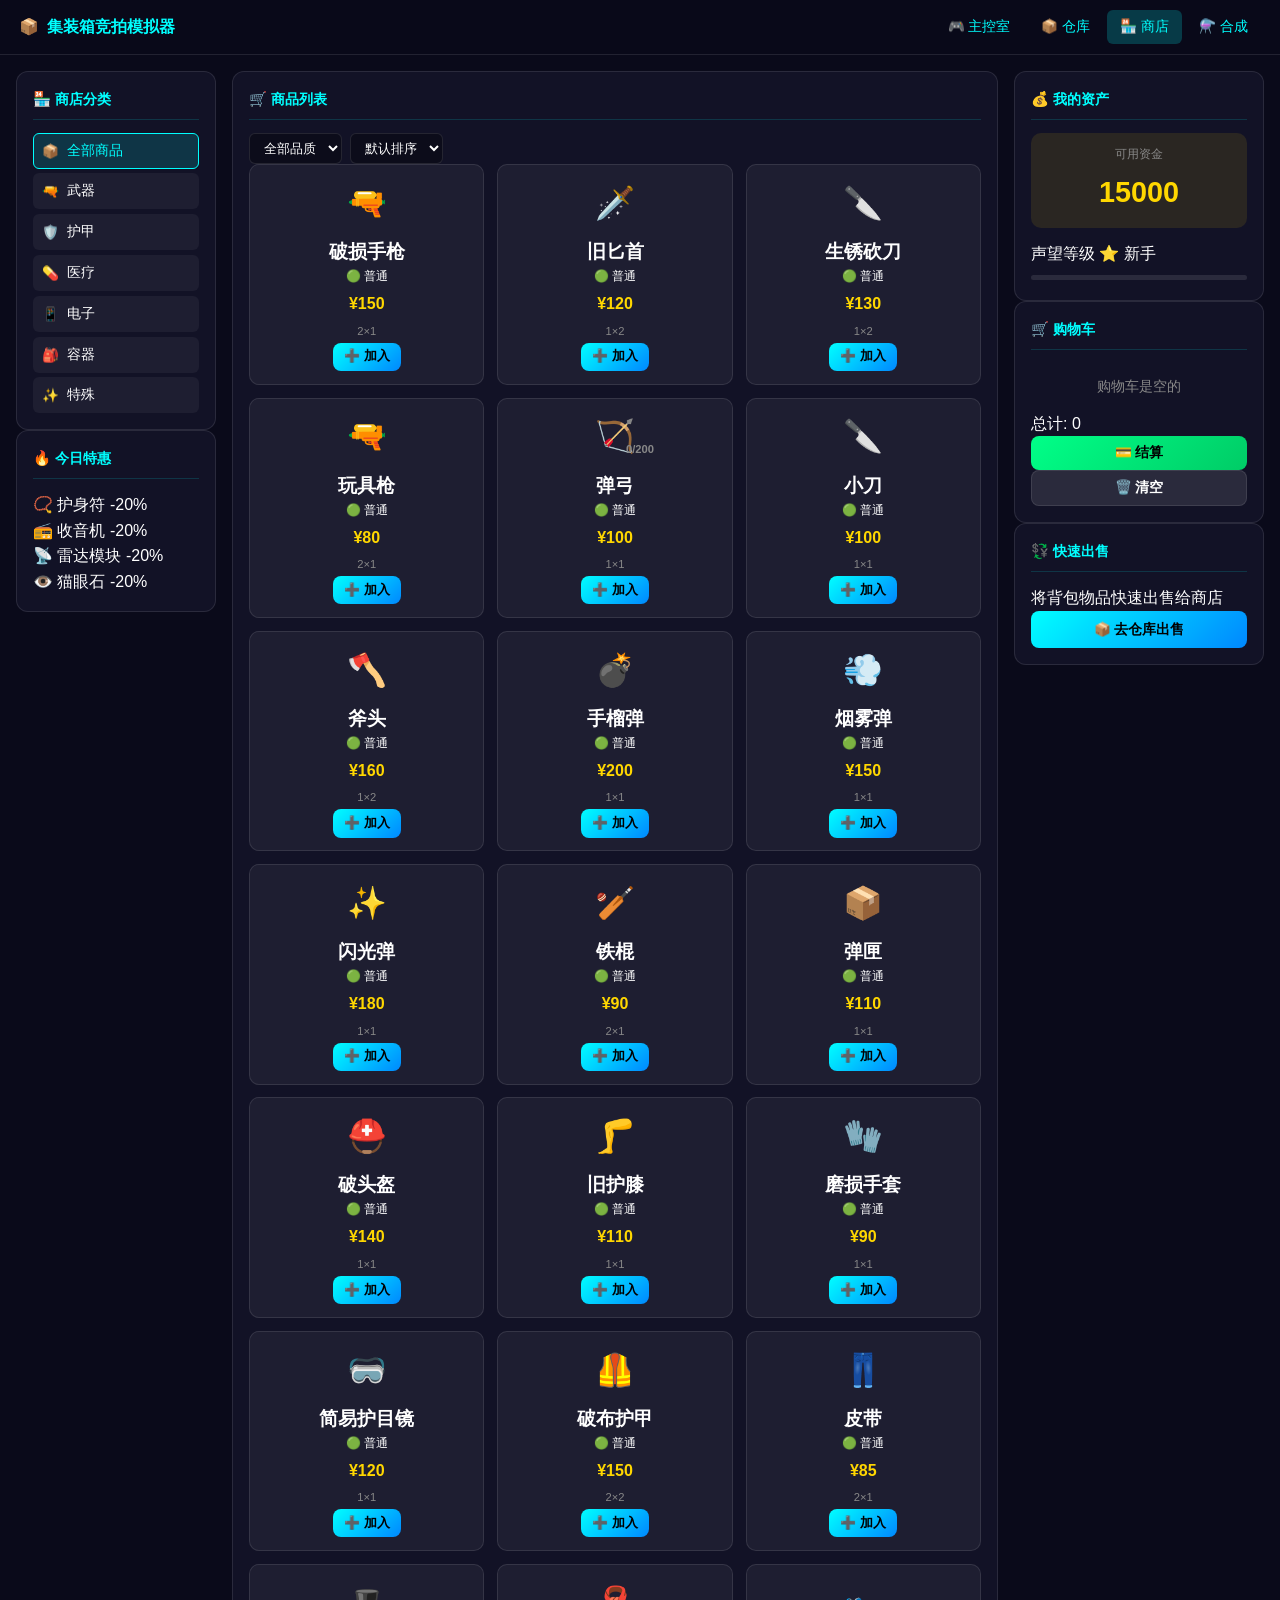
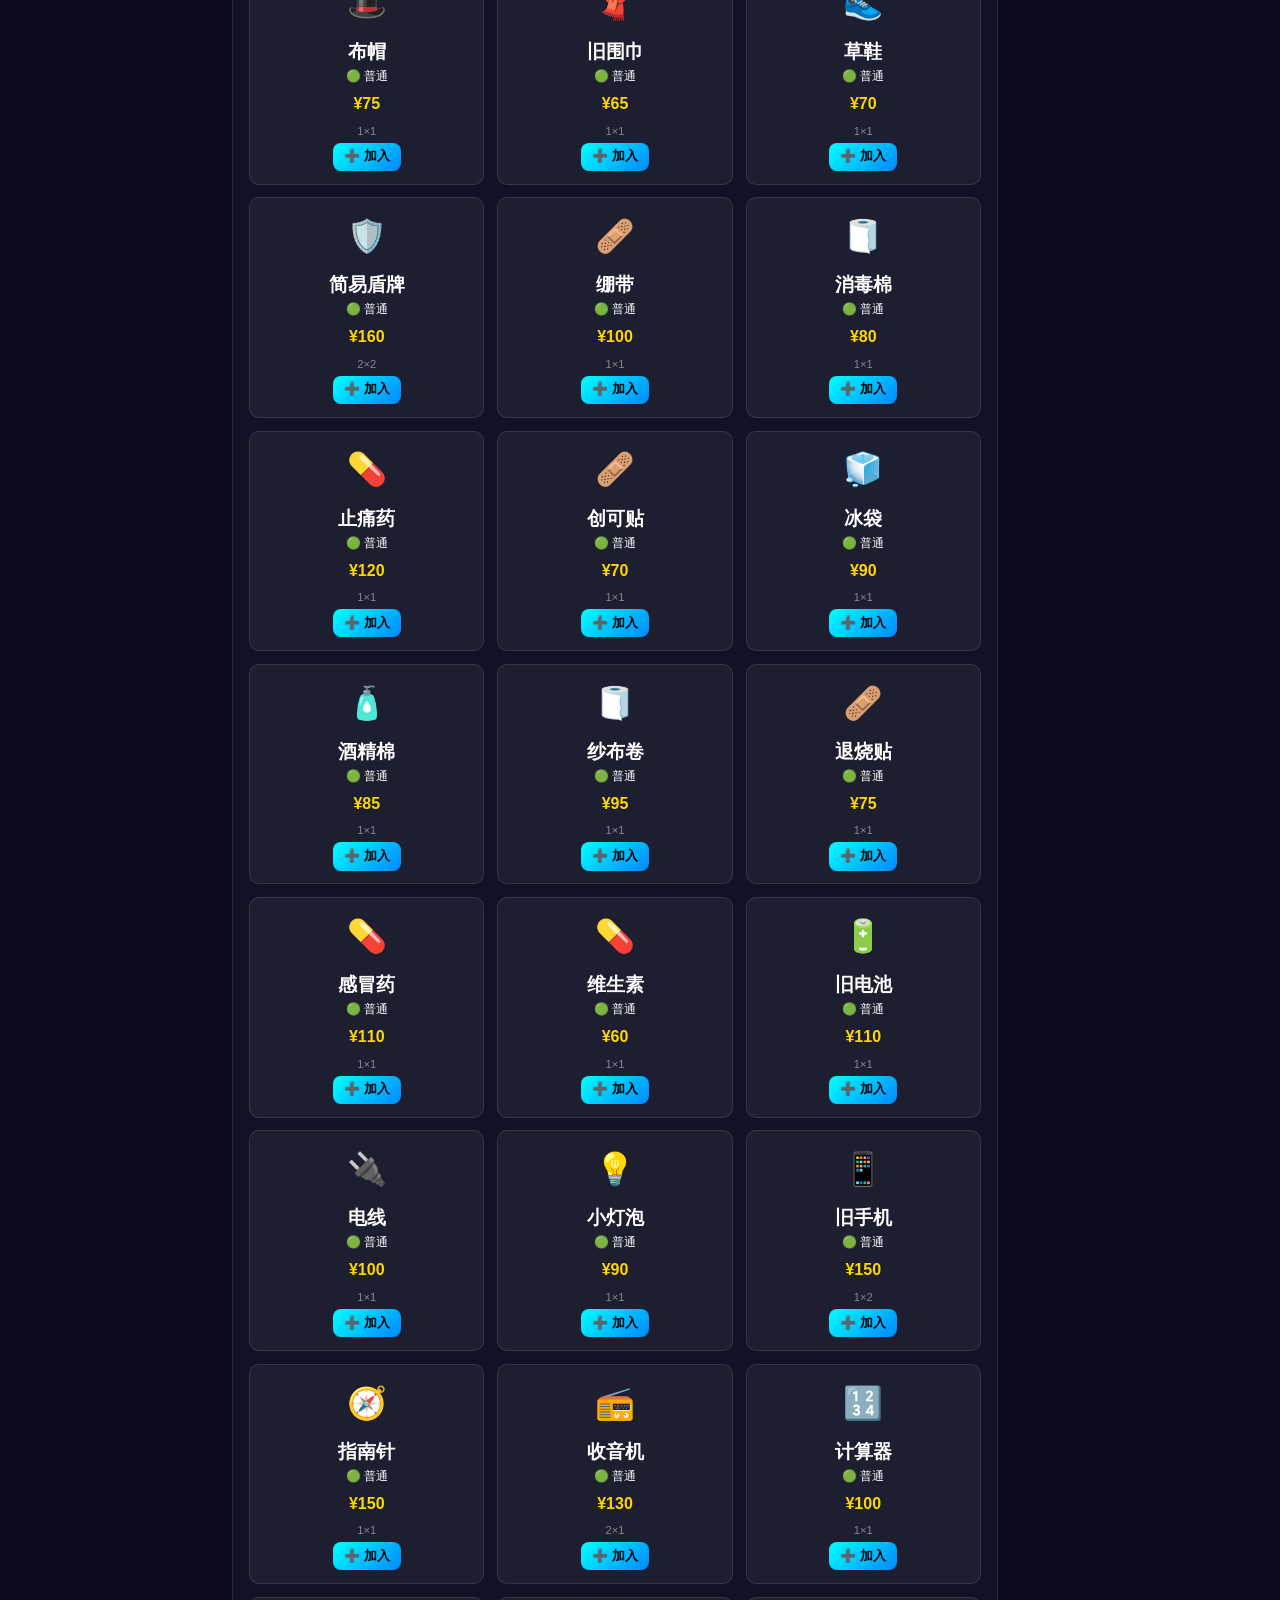
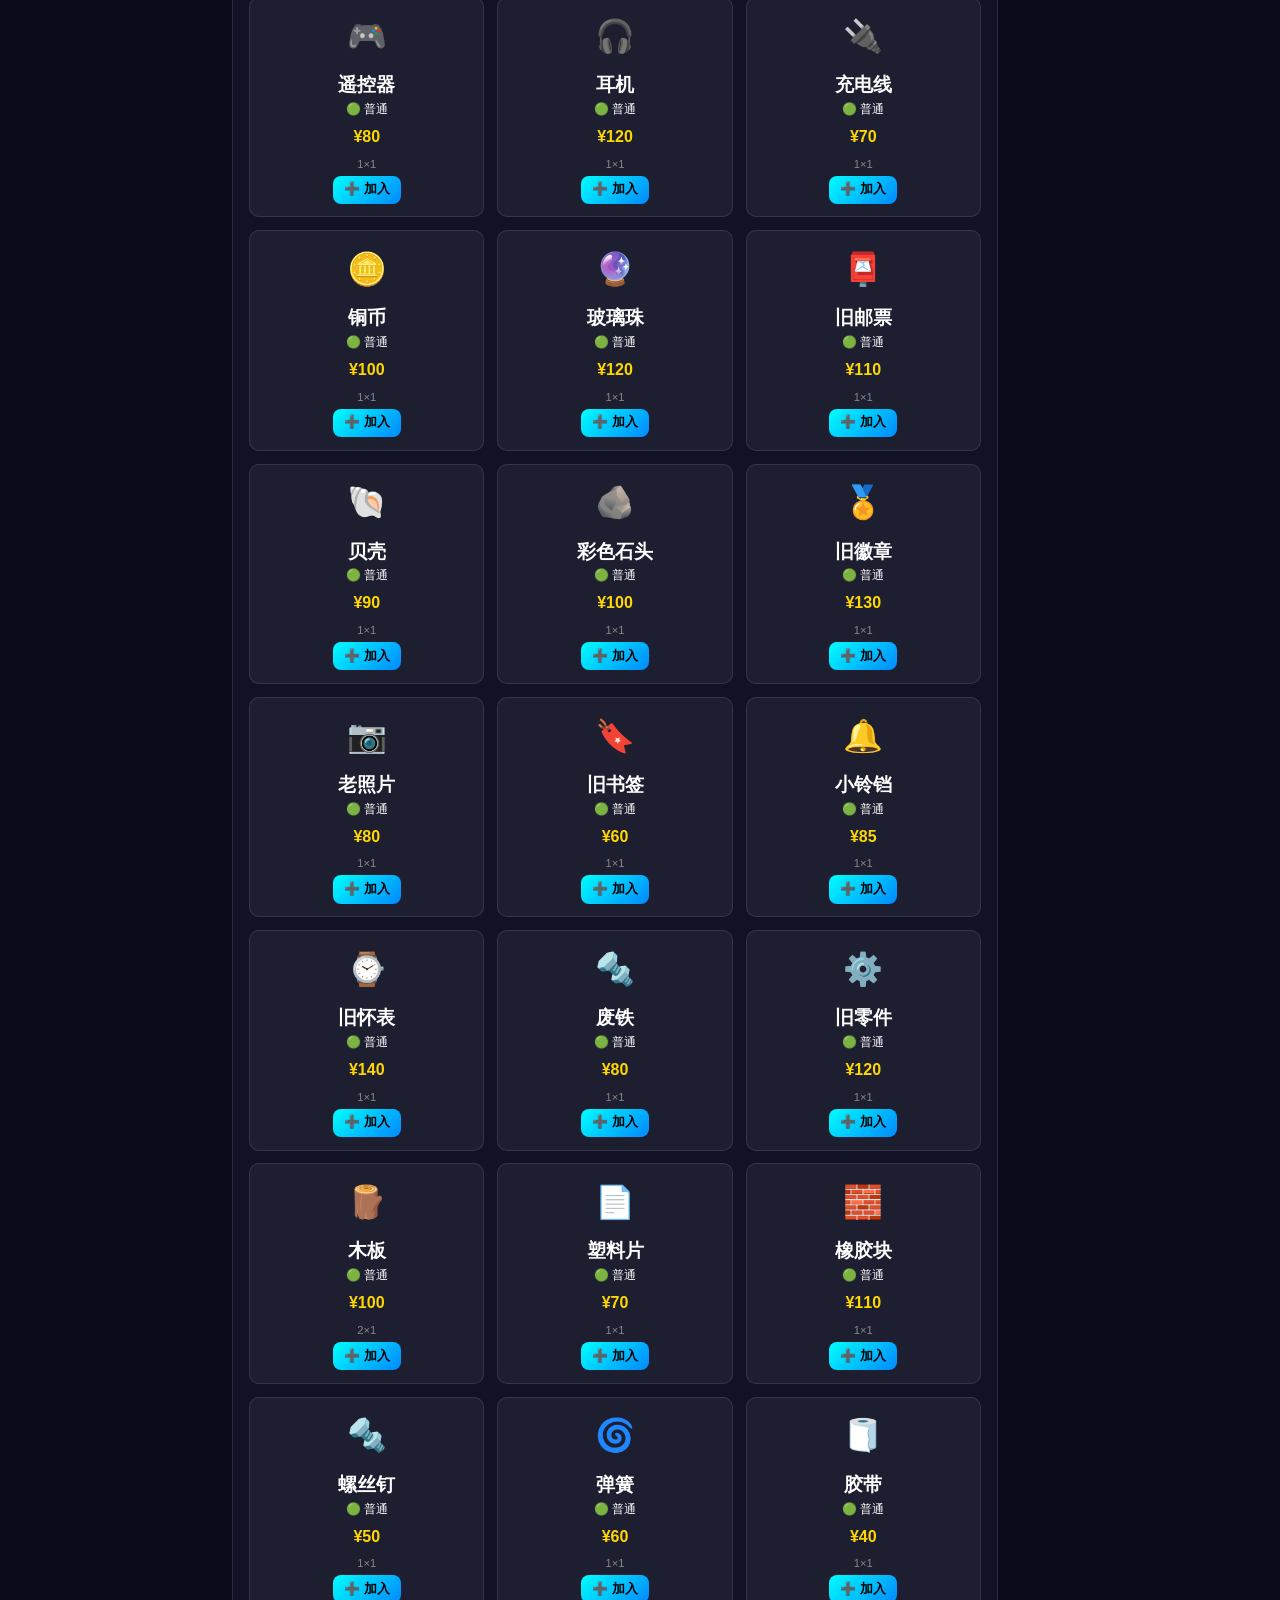
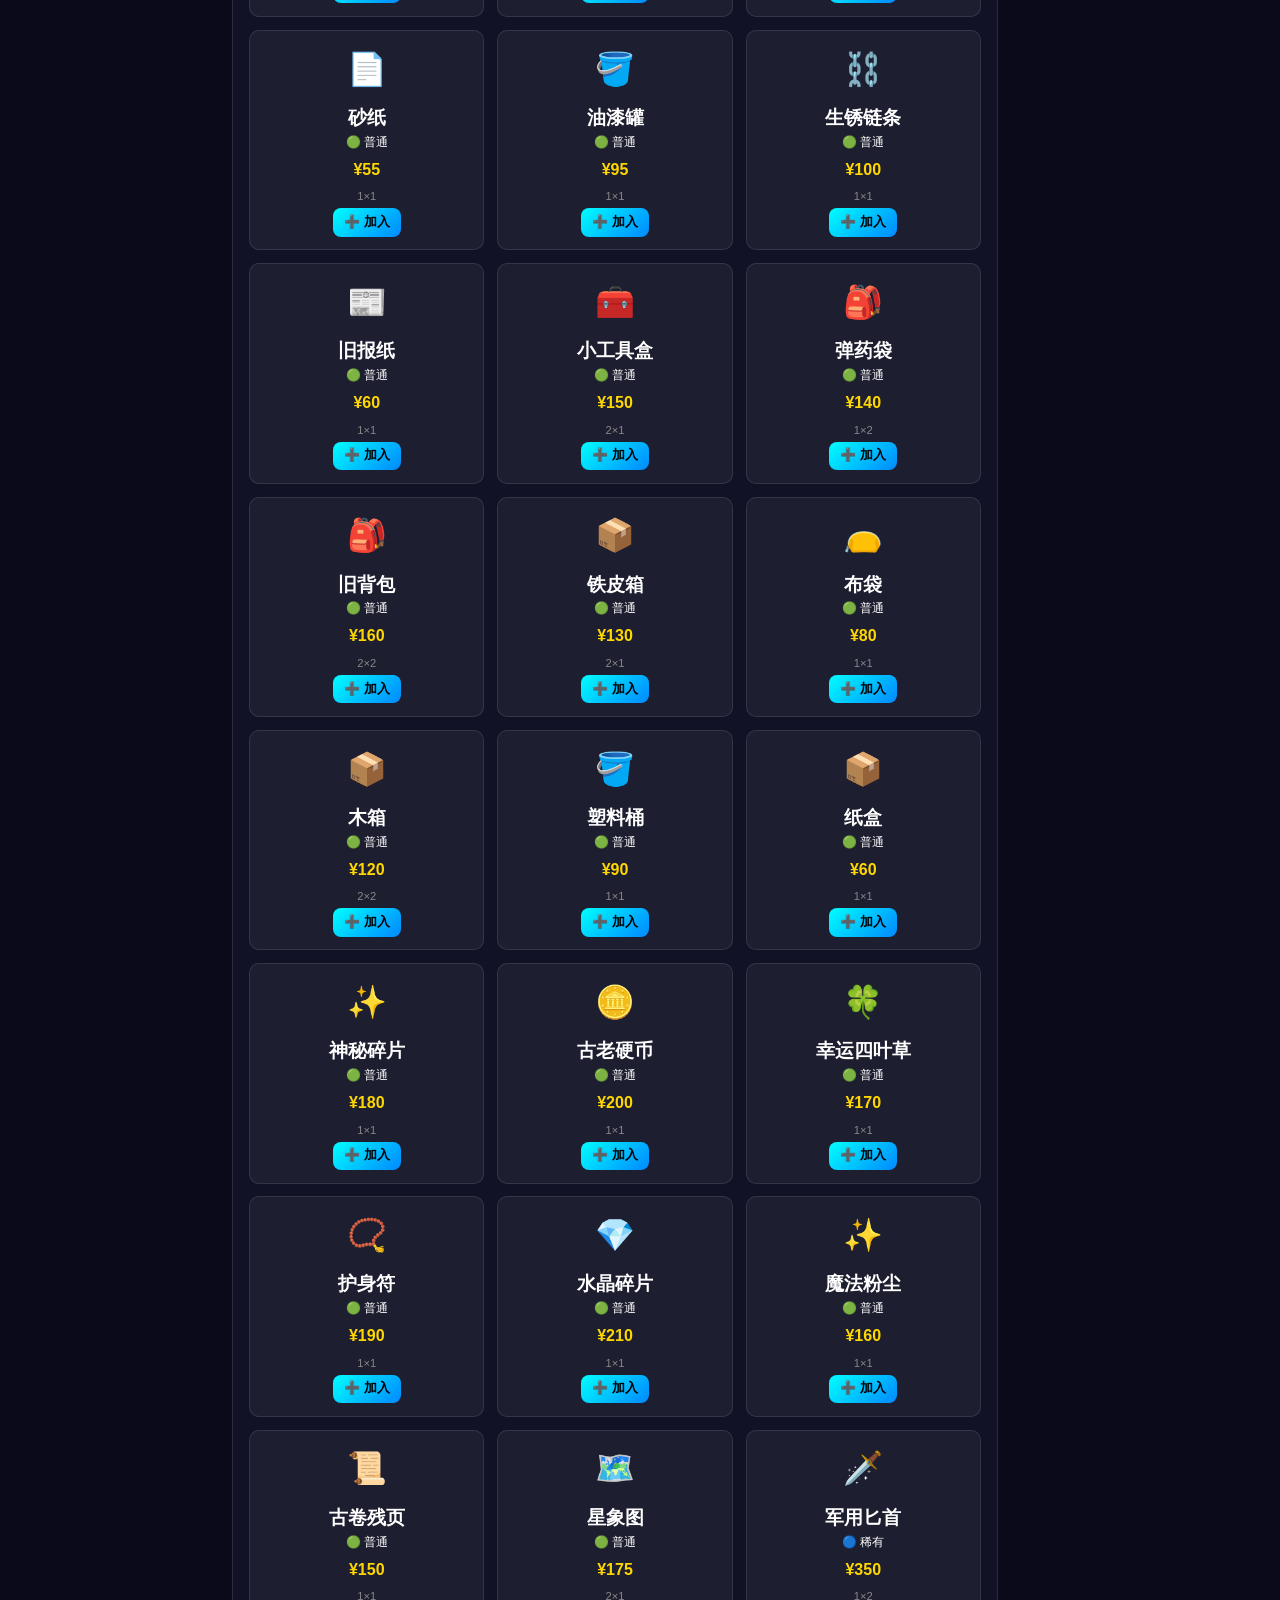
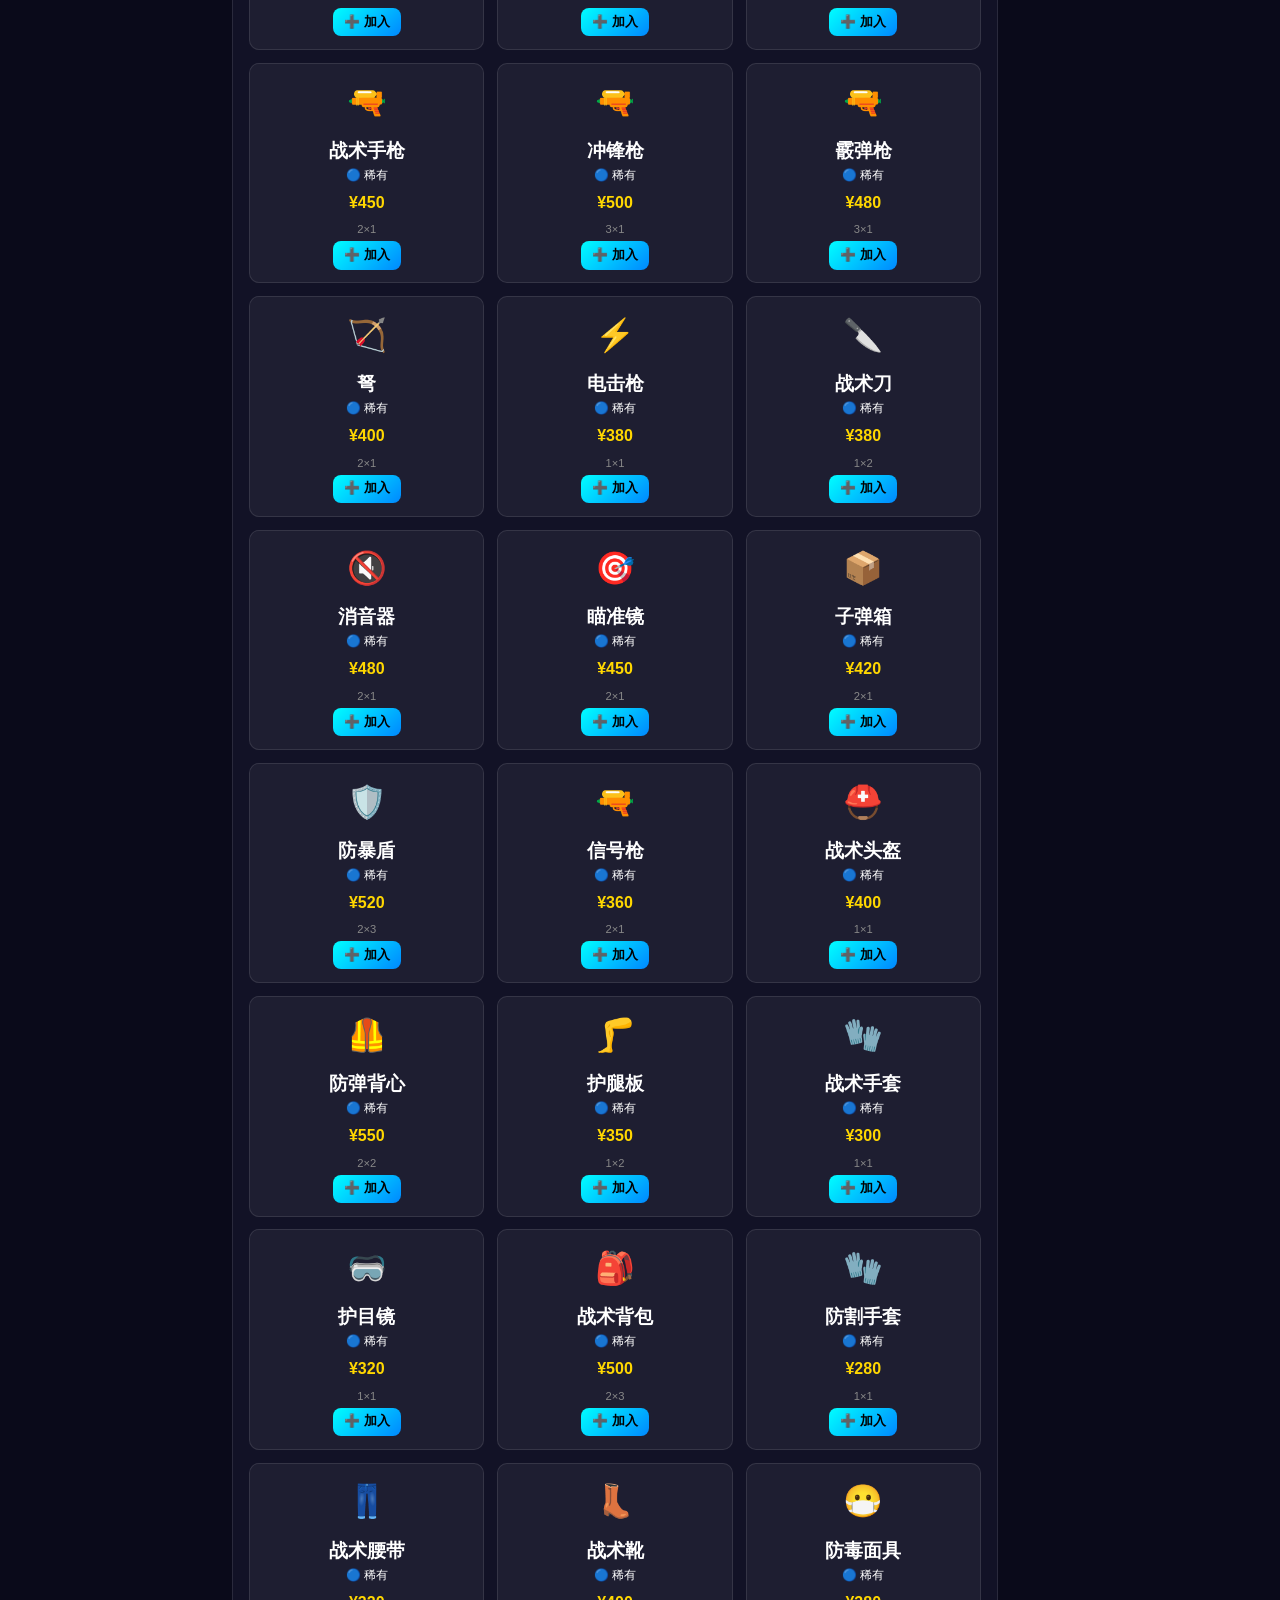
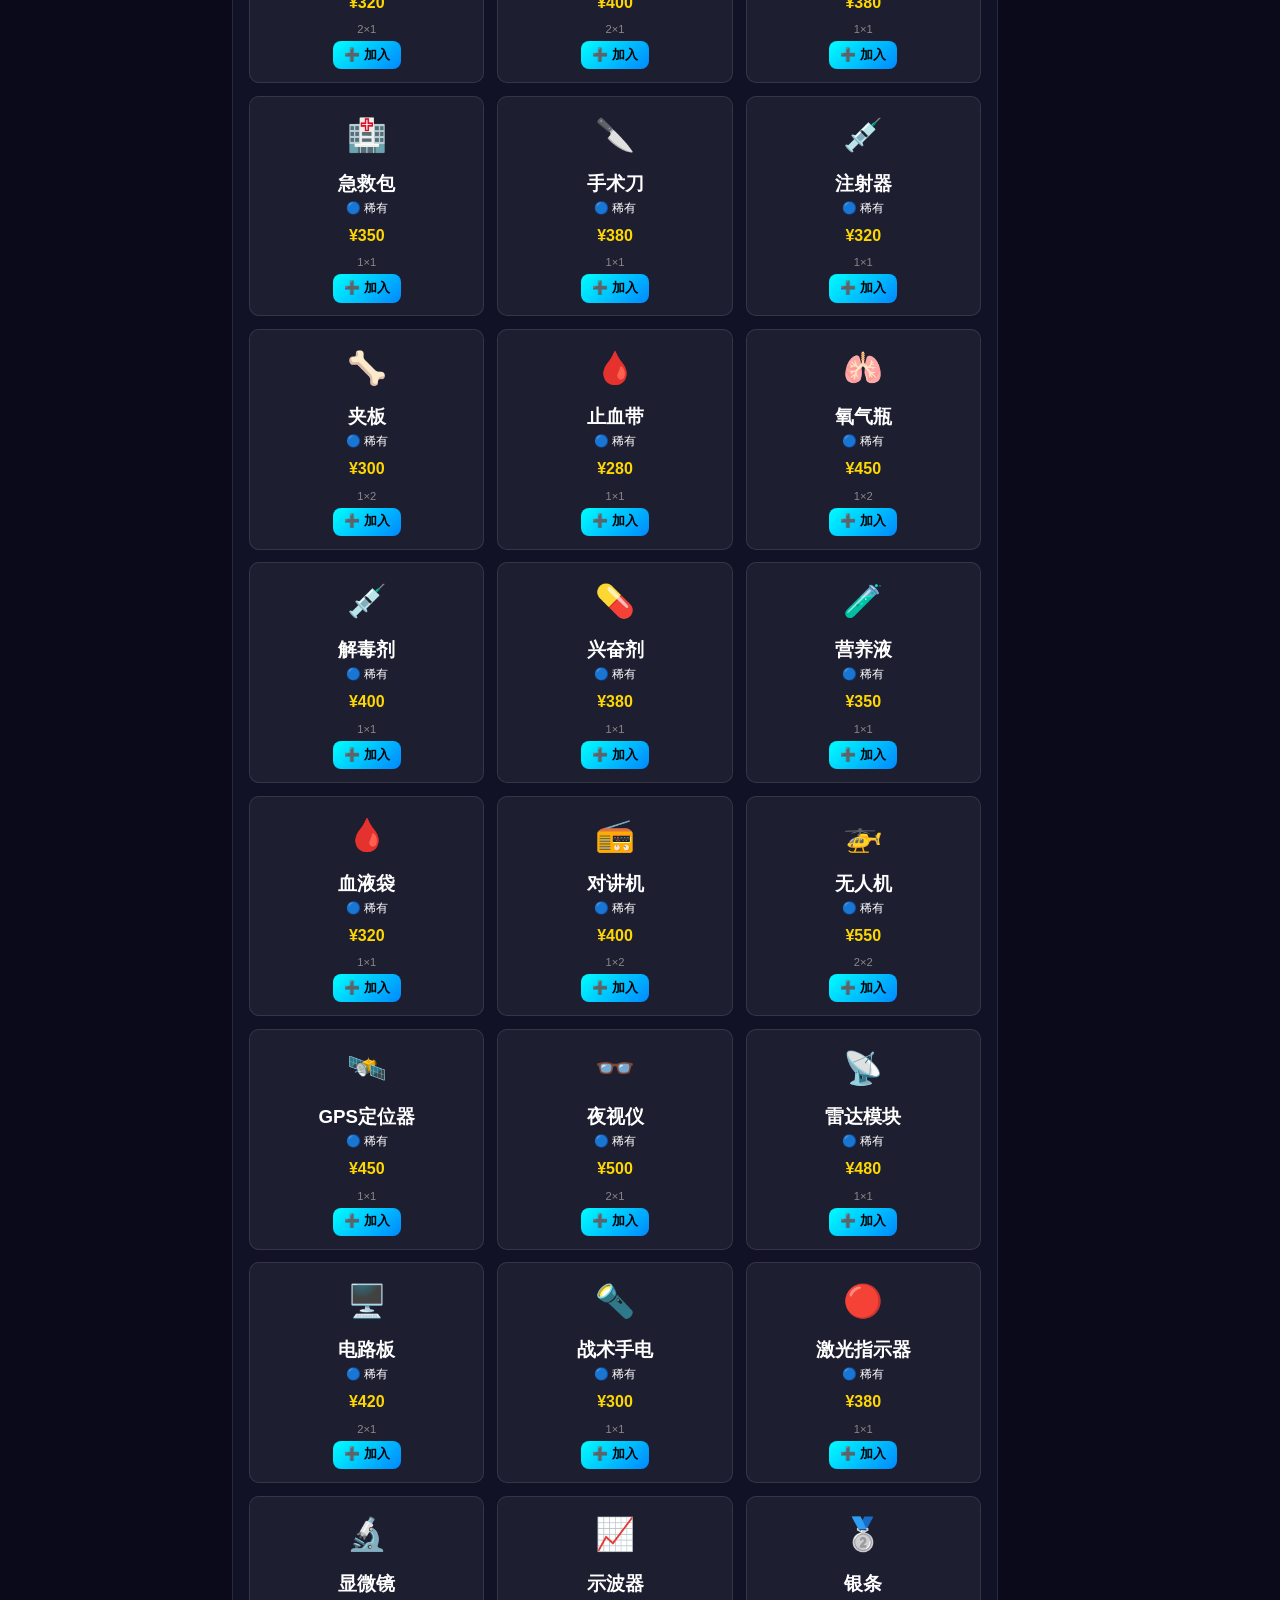
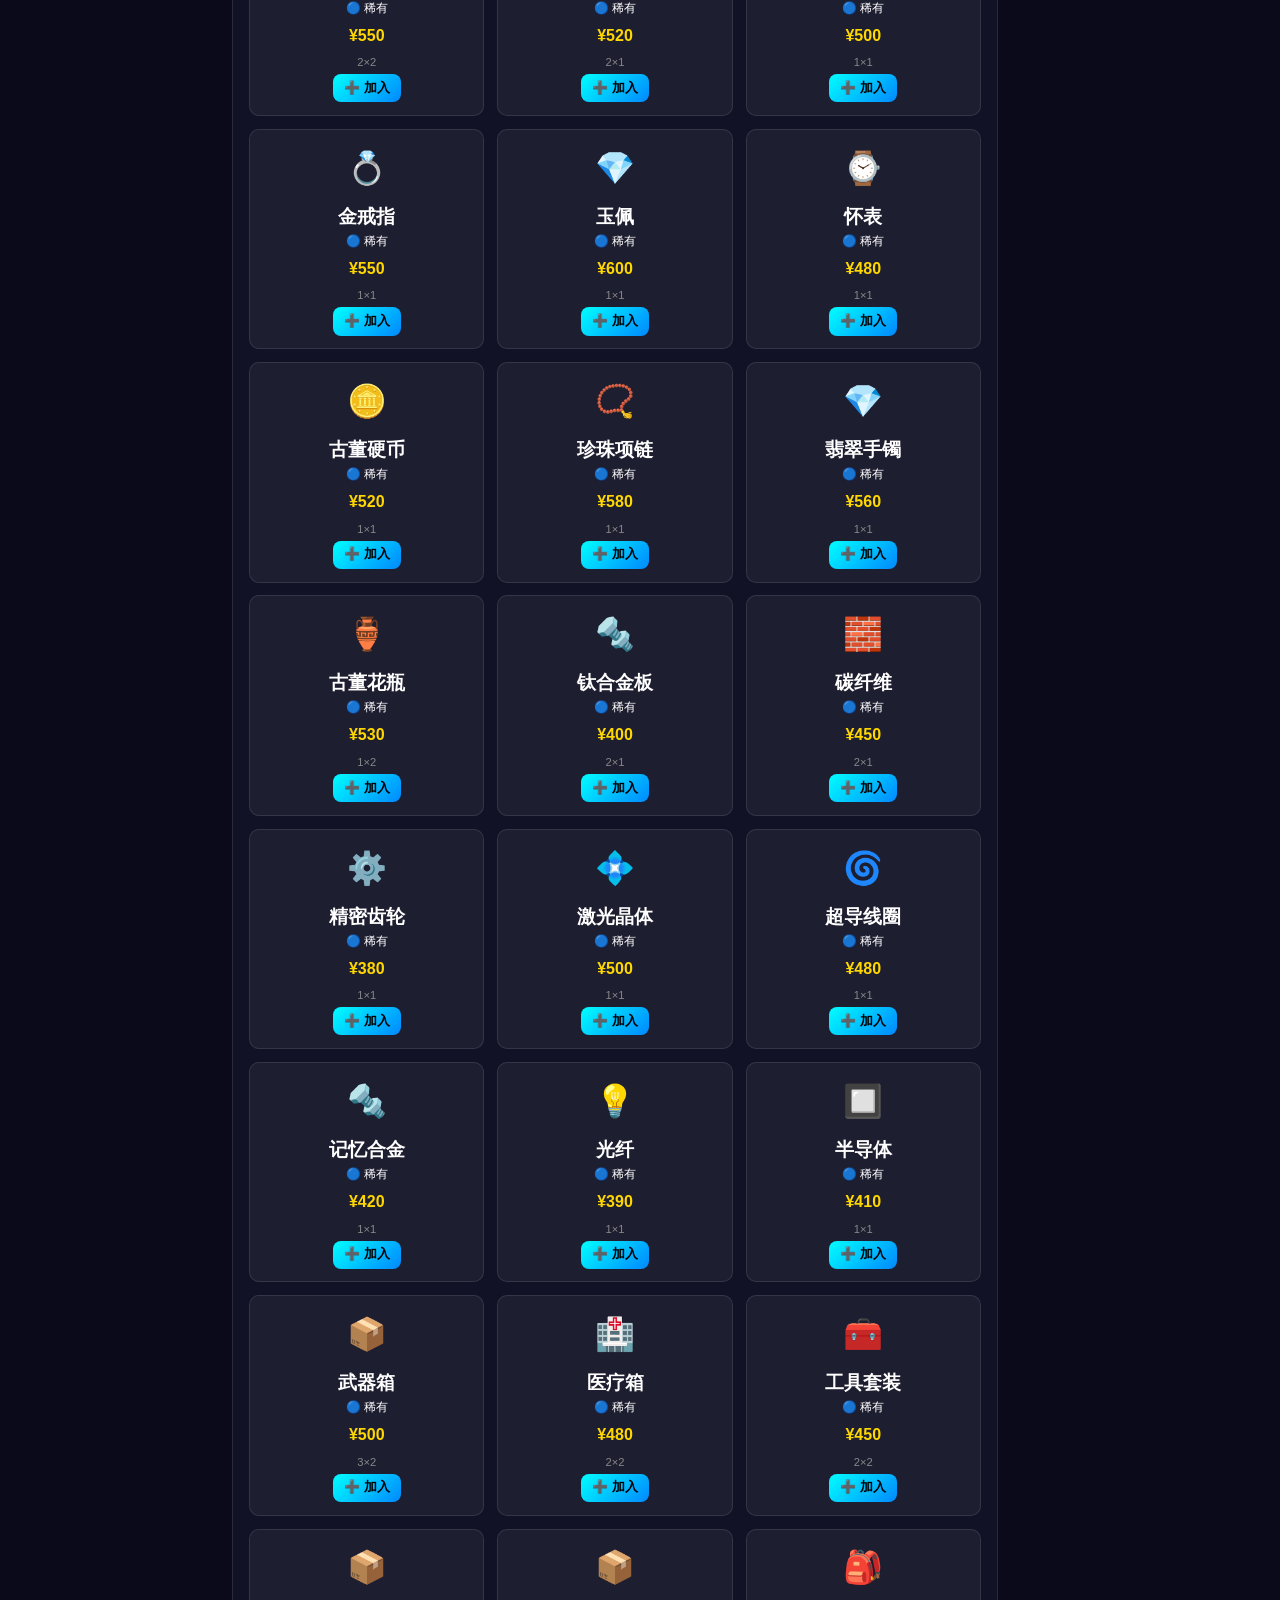
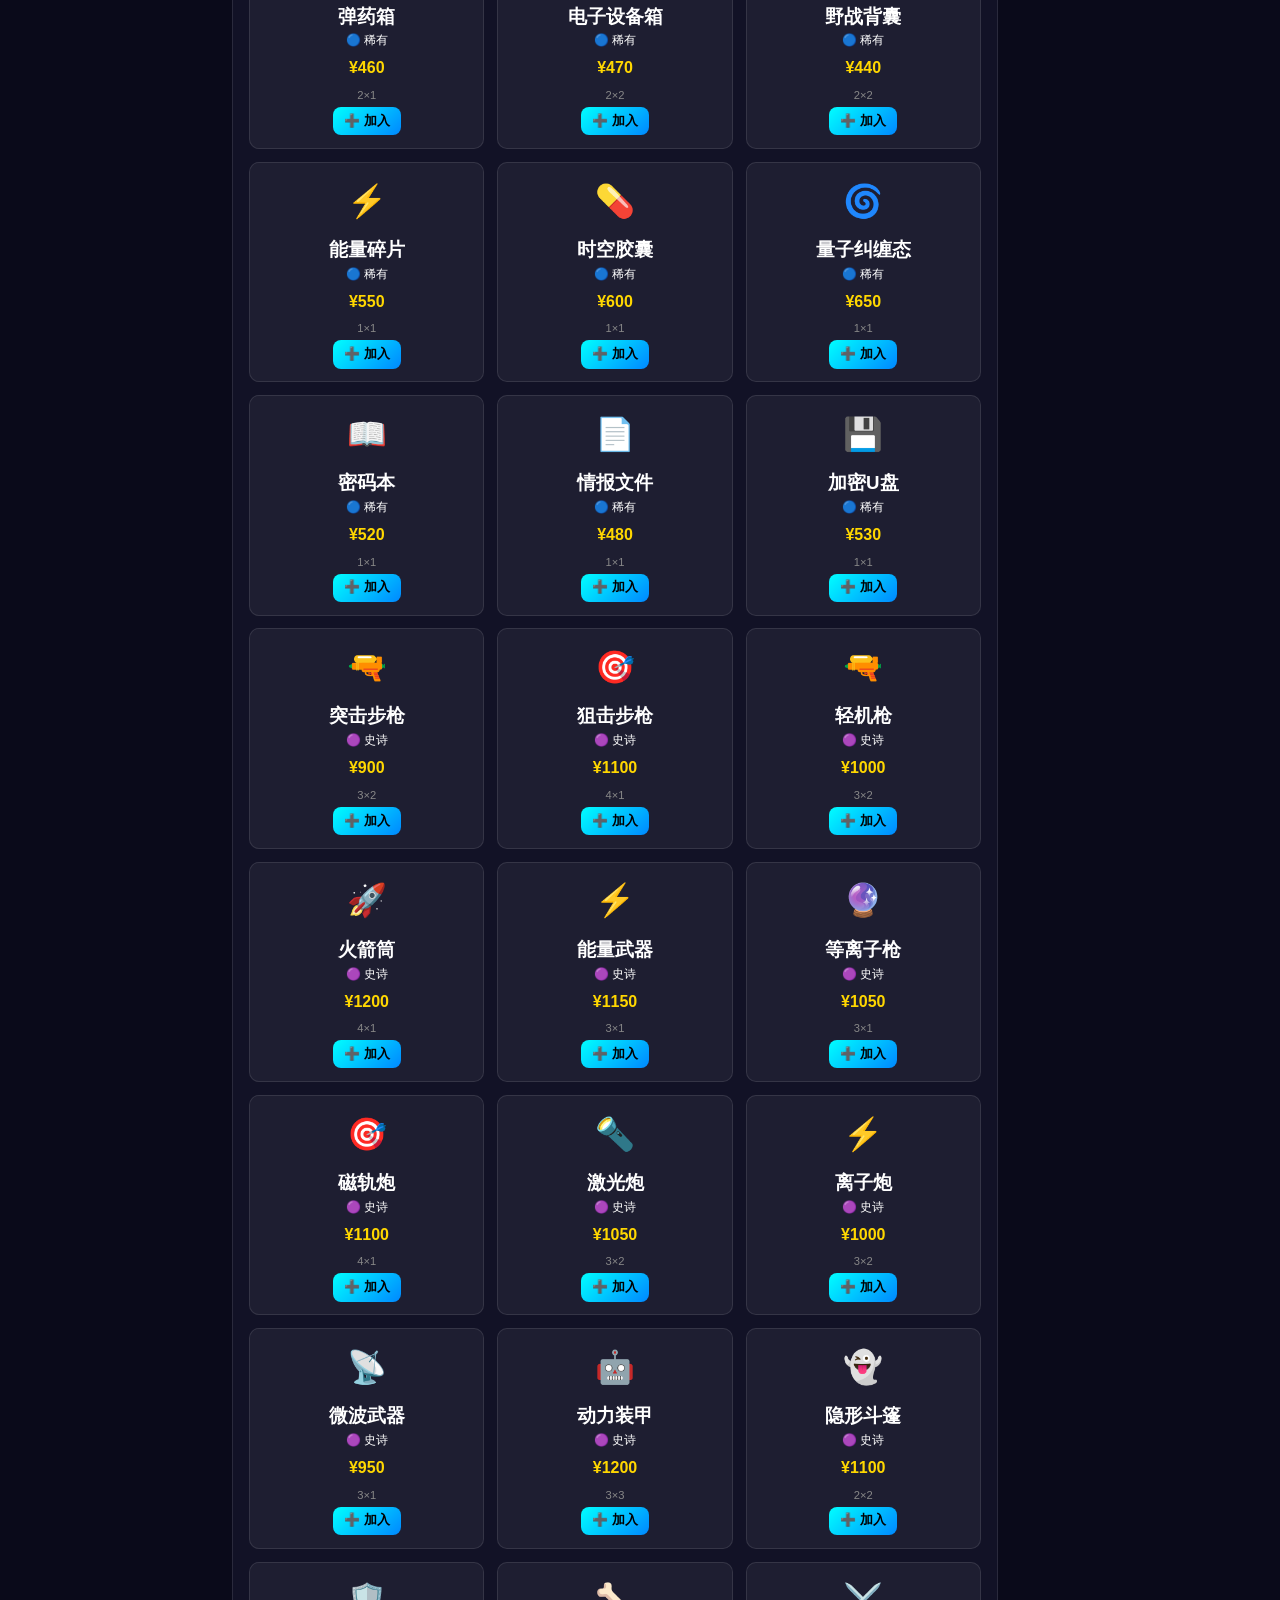
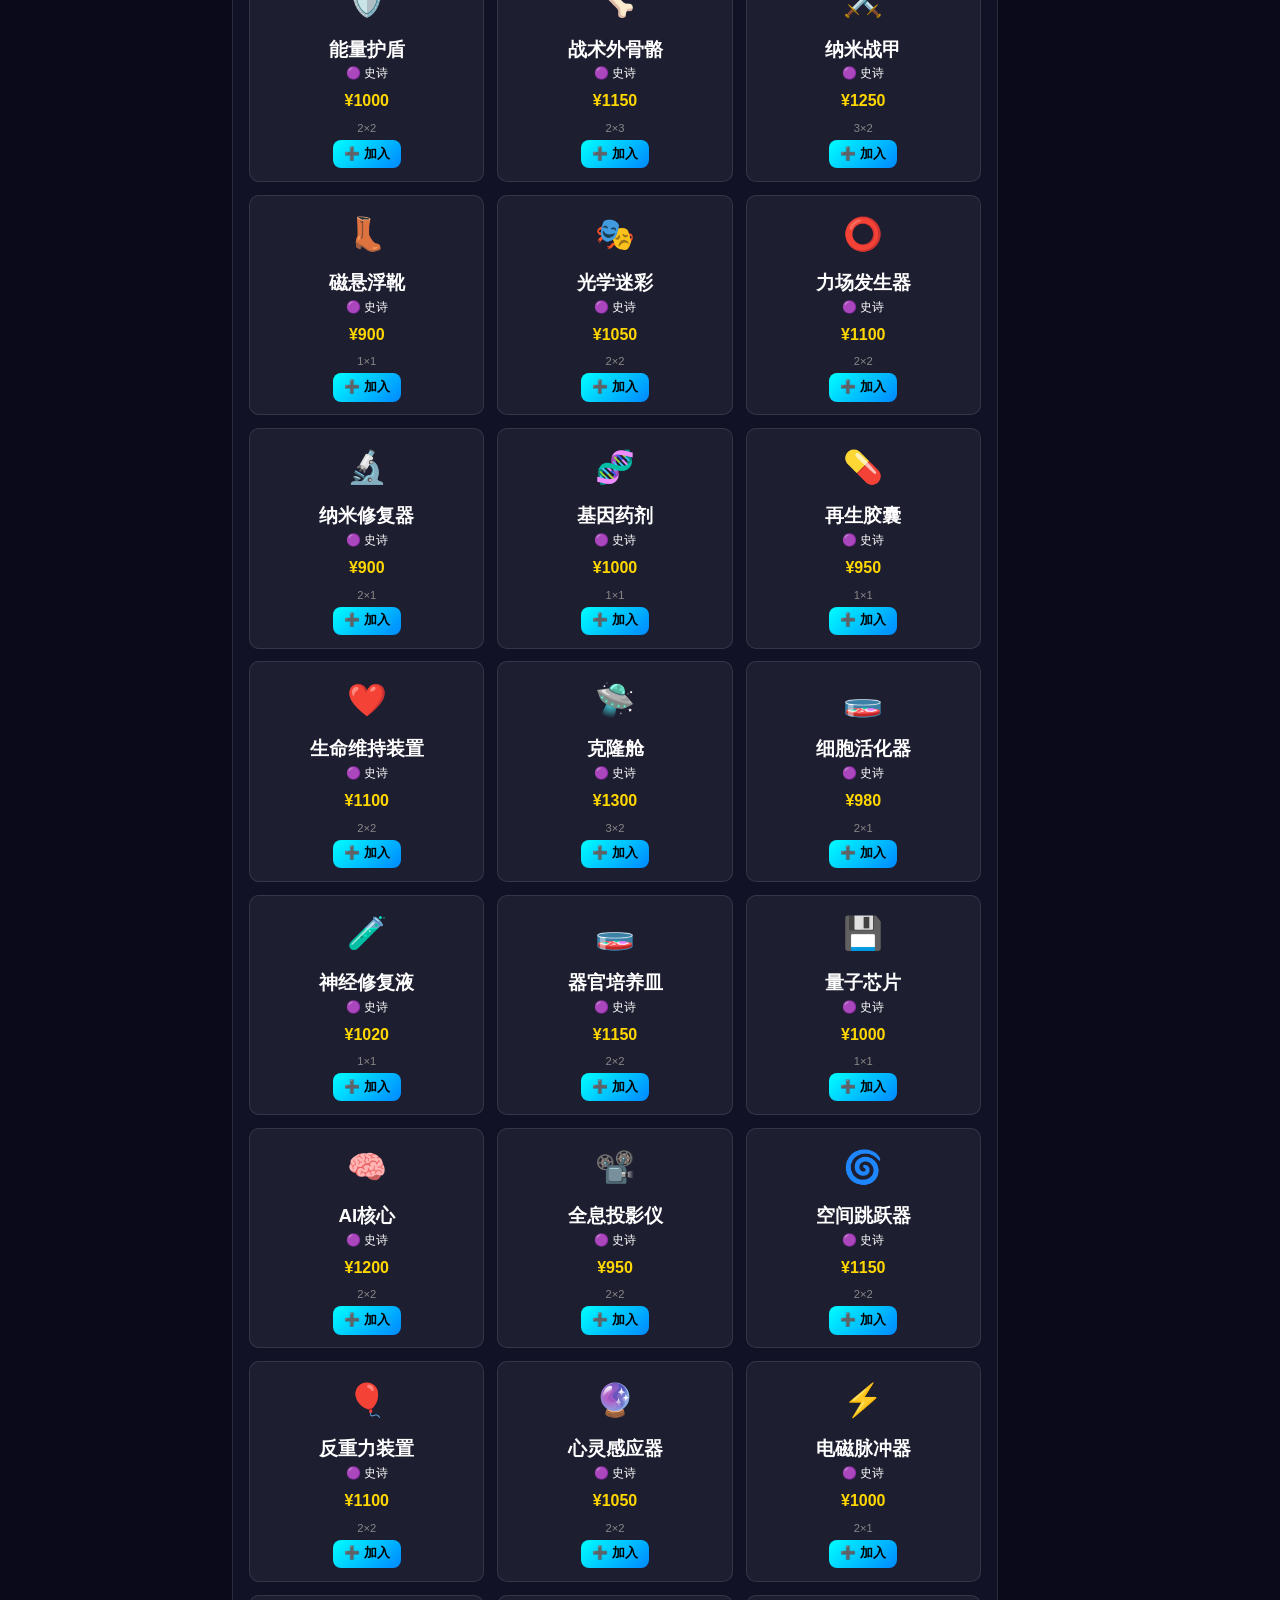
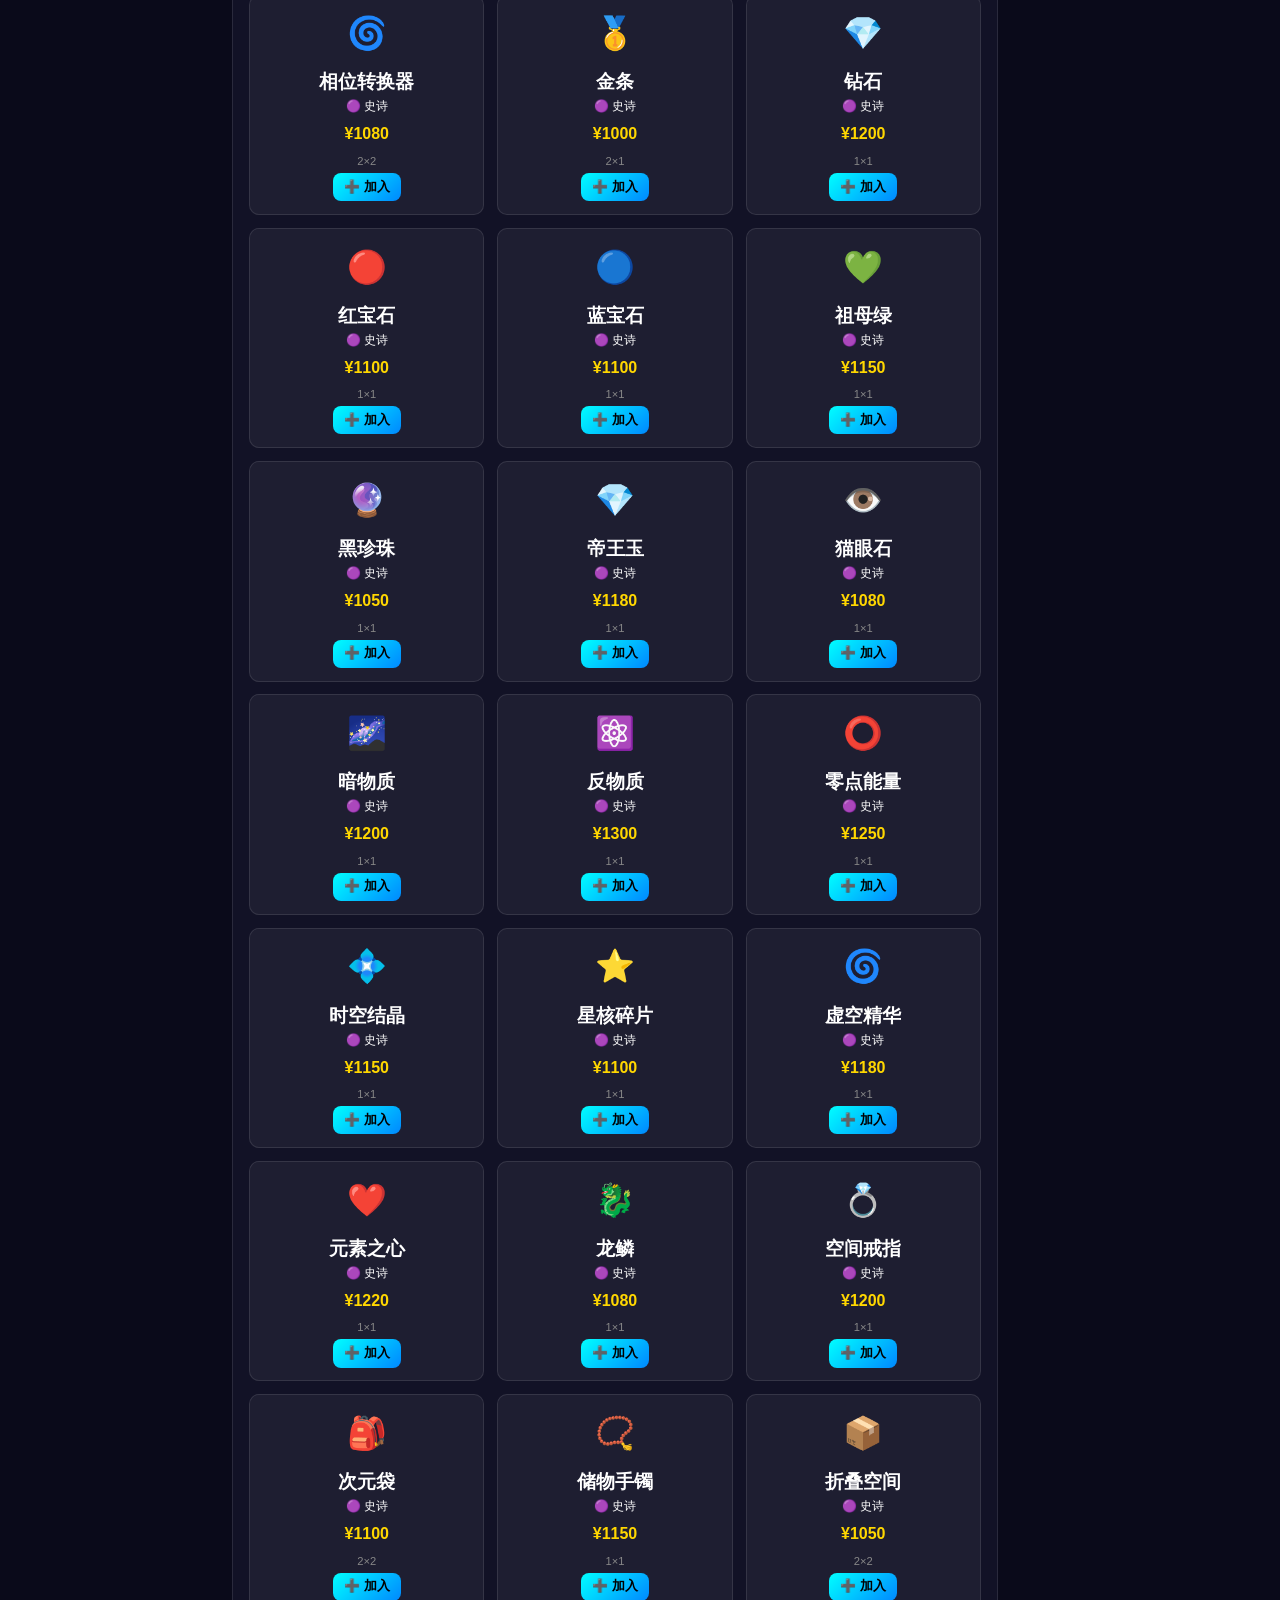
<file: JPJZX/shop.html>
<!DOCTYPE html>
<html lang="zh-CN">
<head>
    <meta charset="UTF-8">
    <meta name="viewport" content="width=device-width, initial-scale=1.0">
    <title>集装箱竞拍模拟器 - 黑市商店</title>
    <link rel="stylesheet" href="style.css">
</head>
<body class="shop-page">
    <!-- 背景动画 -->
    <div class="bg-animation">
        <div class="grid-overlay"></div>
        <div class="particles"></div>
    </div>

    <!-- 顶部导航栏 -->
    <nav class="top-nav">
        <div class="nav-brand">
            <span class="logo">📦</span>
            <h1>集装箱竞拍模拟器</h1>
        </div>
        <div class="nav-links">
            <a href="index.html" class="nav-link">🎮 主控室</a>
            <a href="warehouse.html" class="nav-link">📦 仓库</a>
            <a href="shop.html" class="nav-link active">🏪 商店</a>
            <a href="synthesis.html" class="nav-link">⚗️ 合成</a>
        </div>
    </nav>

    <!-- 主内容区 -->
    <main class="shop-main">
        <!-- 左侧：商店分类 -->
        <aside class="shop-sidebar left">
            <div class="panel shop-categories">
                <h2 class="panel-title">🏪 商店分类</h2>
                <div class="category-list">
                    <button class="category-btn active" data-category="all">
                        <span class="category-icon">📦</span>
                        <span class="category-name">全部商品</span>
                    </button>
                    <button class="category-btn" data-category="weapon">
                        <span class="category-icon">🔫</span>
                        <span class="category-name">武器</span>
                    </button>
                    <button class="category-btn" data-category="armor">
                        <span class="category-icon">🛡️</span>
                        <span class="category-name">护甲</span>
                    </button>
                    <button class="category-btn" data-category="medical">
                        <span class="category-icon">💊</span>
                        <span class="category-name">医疗</span>
                    </button>
                    <button class="category-btn" data-category="electronic">
                        <span class="category-icon">📱</span>
                        <span class="category-name">电子</span>
                    </button>
                    <button class="category-btn" data-category="container">
                        <span class="category-icon">🎒</span>
                        <span class="category-name">容器</span>
                    </button>
                    <button class="category-btn" data-category="special">
                        <span class="category-icon">✨</span>
                        <span class="category-name">特殊</span>
                    </button>
                </div>
            </div>

            <div class="panel daily-deals">
                <h2 class="panel-title">🔥 今日特惠</h2>
                <div class="deals-list" id="dailyDeals">
                    <!-- 动态生成 -->
                </div>
            </div>
        </aside>

        <!-- 中间：商品列表 -->
        <section class="shop-center">
            <div class="panel shop-items-panel">
                <div class="shop-header">
                    <h2 class="panel-title">🛒 商品列表</h2>
                    <div class="shop-filters">
                        <select id="qualityFilter" onchange="shop.filterByQuality()">
                            <option value="all">全部品质</option>
                            <option value="green">🟢 普通</option>
                            <option value="blue">🔵 稀有</option>
                            <option value="purple">🟣 史诗</option>
                            <option value="gold">🟡 传说</option>
                            <option value="red">🔴 神话</option>
                        </select>
                        <select id="sortFilter" onchange="shop.sortItems()">
                            <option value="default">默认排序</option>
                            <option value="price-asc">价格 ↑</option>
                            <option value="price-desc">价格 ↓</option>
                            <option value="quality">品质</option>
                        </select>
                    </div>
                </div>
                <div class="shop-items-grid" id="shopItemsGrid">
                    <!-- 动态生成 -->
                </div>
            </div>
        </section>

        <!-- 右侧：购物车和个人信息 -->
        <aside class="shop-sidebar right">
            <div class="panel player-info-panel">
                <h2 class="panel-title">💰 我的资产</h2>
                <div class="player-balance">
                    <span class="balance-label">可用资金</span>
                    <span class="balance-value" id="playerMoney">15000</span>
                </div>
                <div class="player-reputation">
                    <span class="reputation-label">声望等级</span>
                    <span class="reputation-value" id="playerReputation">⭐ 新手</span>
                </div>
                <div class="reputation-progress">
                    <div class="progress-bar">
                        <div class="progress-fill" id="reputationFill"></div>
                    </div>
                    <span class="progress-text" id="reputationText">0/100</span>
                </div>
            </div>

            <div class="panel cart-panel">
                <h2 class="panel-title">🛒 购物车</h2>
                <div class="cart-items" id="cartItems">
                    <p class="empty-tip">购物车是空的</p>
                </div>
                <div class="cart-summary">
                    <div class="cart-total">
                        <span>总计:</span>
                        <span class="total-price" id="cartTotal">0</span>
                    </div>
                    <button class="btn btn-success btn-full" onclick="shop.checkout()">
                        <span>💳 结算</span>
                    </button>
                    <button class="btn btn-secondary btn-full" onclick="shop.clearCart()">
                        <span>🗑️ 清空</span>
                    </button>
                </div>
            </div>

            <div class="panel sell-panel">
                <h2 class="panel-title">💱 快速出售</h2>
                <p class="sell-tip">将背包物品快速出售给商店</p>
                <a href="warehouse.html" class="btn btn-primary btn-full">
                    <span>📦 去仓库出售</span>
                </a>
            </div>
        </aside>
    </main>

    <!-- 底部信息栏 -->
    <footer class="bottom-bar">
        <div class="footer-info">
            <span>📦 集装箱竞拍模拟器 v2.0</span>
            <span>🏪 黑市商店 - 每日刷新</span>
            <a href="index.html" class="footer-link">← 返回主控室</a>
        </div>
    </footer>

    <script src="items.js"></script>
    <script src="grid.js"></script>
    <script src="state.js"></script>
    <script src="modules.js"></script>
    <script>
        document.addEventListener('DOMContentLoaded', () => {
            GameState.init();
            ModuleManager.register('shop', ShopModule);
        });
    </script>
</body>
</html>
</file>
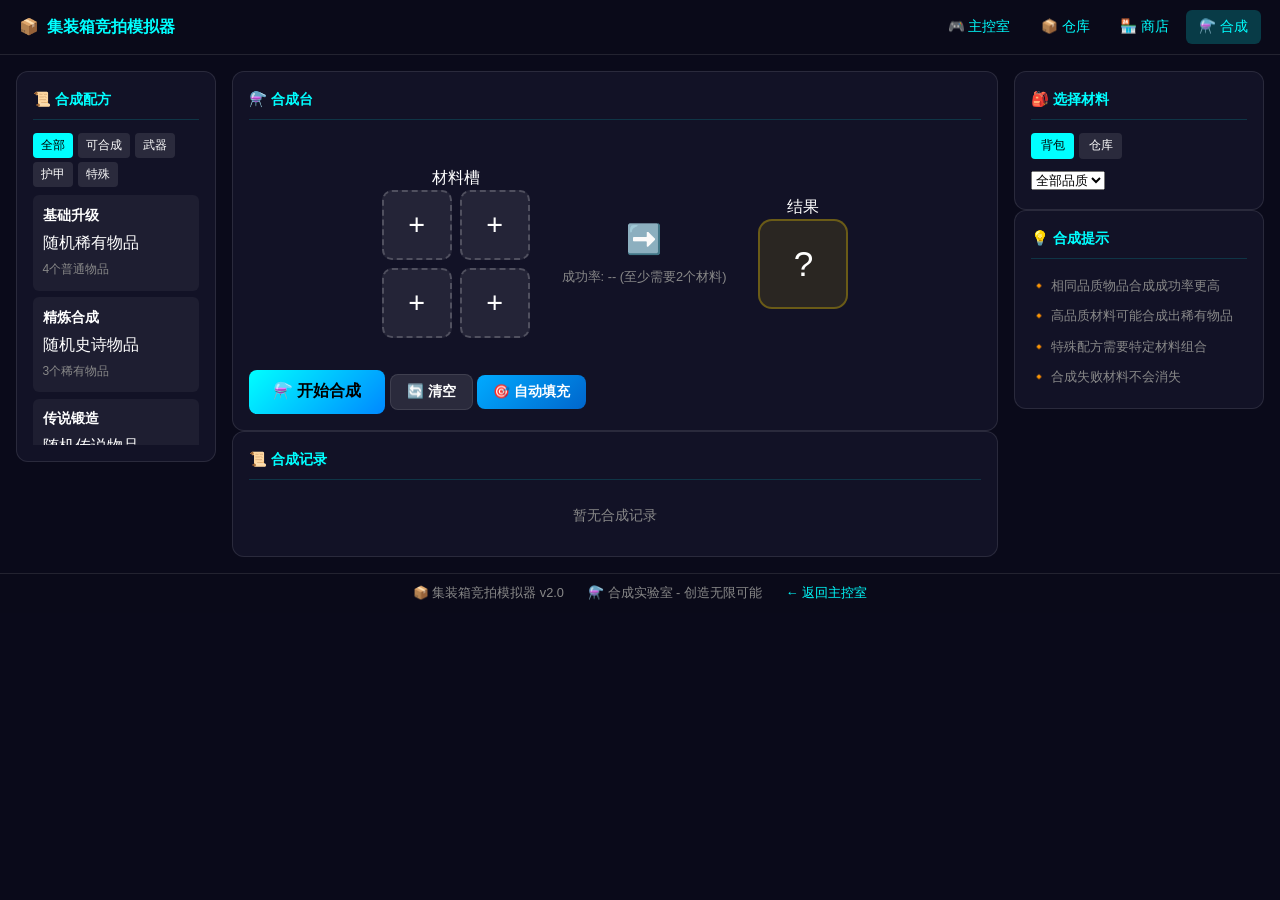
<file: JPJZX/synthesis.html>
<!DOCTYPE html>
<html lang="zh-CN">
<head>
    <meta charset="UTF-8">
    <meta name="viewport" content="width=device-width, initial-scale=1.0">
    <title>集装箱竞拍模拟器 - 合成实验室</title>
    <link rel="stylesheet" href="style.css">
</head>
<body class="synthesis-page">
    <!-- 背景动画 -->
    <div class="bg-animation">
        <div class="grid-overlay"></div>
        <div class="particles"></div>
    </div>

    <!-- 顶部导航栏 -->
    <nav class="top-nav">
        <div class="nav-brand">
            <span class="logo">📦</span>
            <h1>集装箱竞拍模拟器</h1>
        </div>
        <div class="nav-links">
            <a href="index.html" class="nav-link">🎮 主控室</a>
            <a href="warehouse.html" class="nav-link">📦 仓库</a>
            <a href="shop.html" class="nav-link">🏪 商店</a>
            <a href="synthesis.html" class="nav-link active">⚗️ 合成</a>
        </div>
    </nav>

    <!-- 主内容区 -->
    <main class="synthesis-main">
        <!-- 左侧：配方列表 -->
        <aside class="synthesis-sidebar left">
            <div class="panel recipes-panel">
                <h2 class="panel-title">📜 合成配方</h2>
                <div class="recipe-filters">
                    <button class="filter-btn active" data-filter="all">全部</button>
                    <button class="filter-btn" data-filter="available">可合成</button>
                    <button class="filter-btn" data-filter="weapon">武器</button>
                    <button class="filter-btn" data-filter="armor">护甲</button>
                    <button class="filter-btn" data-filter="special">特殊</button>
                </div>
                <div class="recipes-list" id="recipesList">
                    <!-- 动态生成 -->
                </div>
            </div>
        </aside>

        <!-- 中间：合成台 -->
        <section class="synthesis-center">
            <div class="panel synthesis-station">
                <h2 class="panel-title">⚗️ 合成台</h2>
                <div class="synthesis-area">
                    <!-- 材料槽 -->
                    <div class="material-slots">
                        <div class="slot-label">材料槽</div>
                        <div class="slots-grid">
                            <div class="material-slot" data-slot="0" onclick="synthesis.selectSlot(0)">
                                <span class="slot-empty">+</span>
                            </div>
                            <div class="material-slot" data-slot="1" onclick="synthesis.selectSlot(1)">
                                <span class="slot-empty">+</span>
                            </div>
                            <div class="material-slot" data-slot="2" onclick="synthesis.selectSlot(2)">
                                <span class="slot-empty">+</span>
                            </div>
                            <div class="material-slot" data-slot="3" onclick="synthesis.selectSlot(3)">
                                <span class="slot-empty">+</span>
                            </div>
                        </div>
                    </div>

                    <!-- 合成箭头 -->
                    <div class="synthesis-arrow">
                        <span class="arrow-icon">➡️</span>
                        <div class="success-rate" id="successRate">成功率: --</div>
                    </div>

                    <!-- 结果槽 -->
                    <div class="result-slot">
                        <div class="slot-label">结果</div>
                        <div class="result-display" id="resultDisplay">
                            <span class="slot-empty">?</span>
                        </div>
                    </div>
                </div>

                <!-- 合成按钮 -->
                <div class="synthesis-actions">
                    <button class="btn btn-primary btn-large" onclick="synthesis.craft()">
                        <span>⚗️ 开始合成</span>
                    </button>
                    <button class="btn btn-secondary" onclick="synthesis.clearSlots()">
                        <span>🔄 清空</span>
                    </button>
                    <button class="btn btn-info" onclick="synthesis.autoFill()">
                        <span>🎯 自动填充</span>
                    </button>
                </div>

                <!-- 合成动画区域 -->
                <div class="synthesis-animation" id="synthesisAnimation">
                    <div class="alchemy-circle">
                        <div class="circle-ring ring-1"></div>
                        <div class="circle-ring ring-2"></div>
                        <div class="circle-ring ring-3"></div>
                        <div class="circle-core"></div>
                    </div>
                </div>
            </div>

            <!-- 合成历史 -->
            <div class="panel synthesis-history">
                <h2 class="panel-title">📜 合成记录</h2>
                <div class="history-list" id="historyList">
                    <p class="empty-tip">暂无合成记录</p>
                </div>
            </div>
        </section>

        <!-- 右侧：材料选择 -->
        <aside class="synthesis-sidebar right">
            <div class="panel materials-panel">
                <h2 class="panel-title">🎒 选择材料</h2>
                <div class="materials-tabs">
                    <button class="tab-btn active" data-tab="backpack">背包</button>
                    <button class="tab-btn" data-tab="warehouse">仓库</button>
                </div>
                <div class="materials-filter">
                    <select id="materialQuality" onchange="synthesis.filterMaterials()">
                        <option value="all">全部品质</option>
                        <option value="green">🟢 普通</option>
                        <option value="blue">🔵 稀有</option>
                        <option value="purple">🟣 史诗</option>
                        <option value="gold">🟡 传说</option>
                    </select>
                </div>
                <div class="materials-grid" id="materialsGrid">
                    <!-- 动态生成 -->
                </div>
            </div>

            <div class="panel synthesis-tips">
                <h2 class="panel-title">💡 合成提示</h2>
                <ul class="tips-list">
                    <li>🔸 相同品质物品合成成功率更高</li>
                    <li>🔸 高品质材料可能合成出稀有物品</li>
                    <li>🔸 特殊配方需要特定材料组合</li>
                    <li>🔸 合成失败材料不会消失</li>
                </ul>
            </div>
        </aside>
    </main>

    <!-- 底部信息栏 -->
    <footer class="bottom-bar">
        <div class="footer-info">
            <span>📦 集装箱竞拍模拟器 v2.0</span>
            <span>⚗️ 合成实验室 - 创造无限可能</span>
            <a href="index.html" class="footer-link">← 返回主控室</a>
        </div>
    </footer>

    <script src="items.js"></script>
    <script src="grid.js"></script>
    <script src="state.js"></script>
    <script src="modules.js"></script>
    <script>
        document.addEventListener('DOMContentLoaded', () => {
            GameState.init();
            ModuleManager.register('synthesis', SynthesisModule);
        });
    </script>
</body>
</html>
</file>
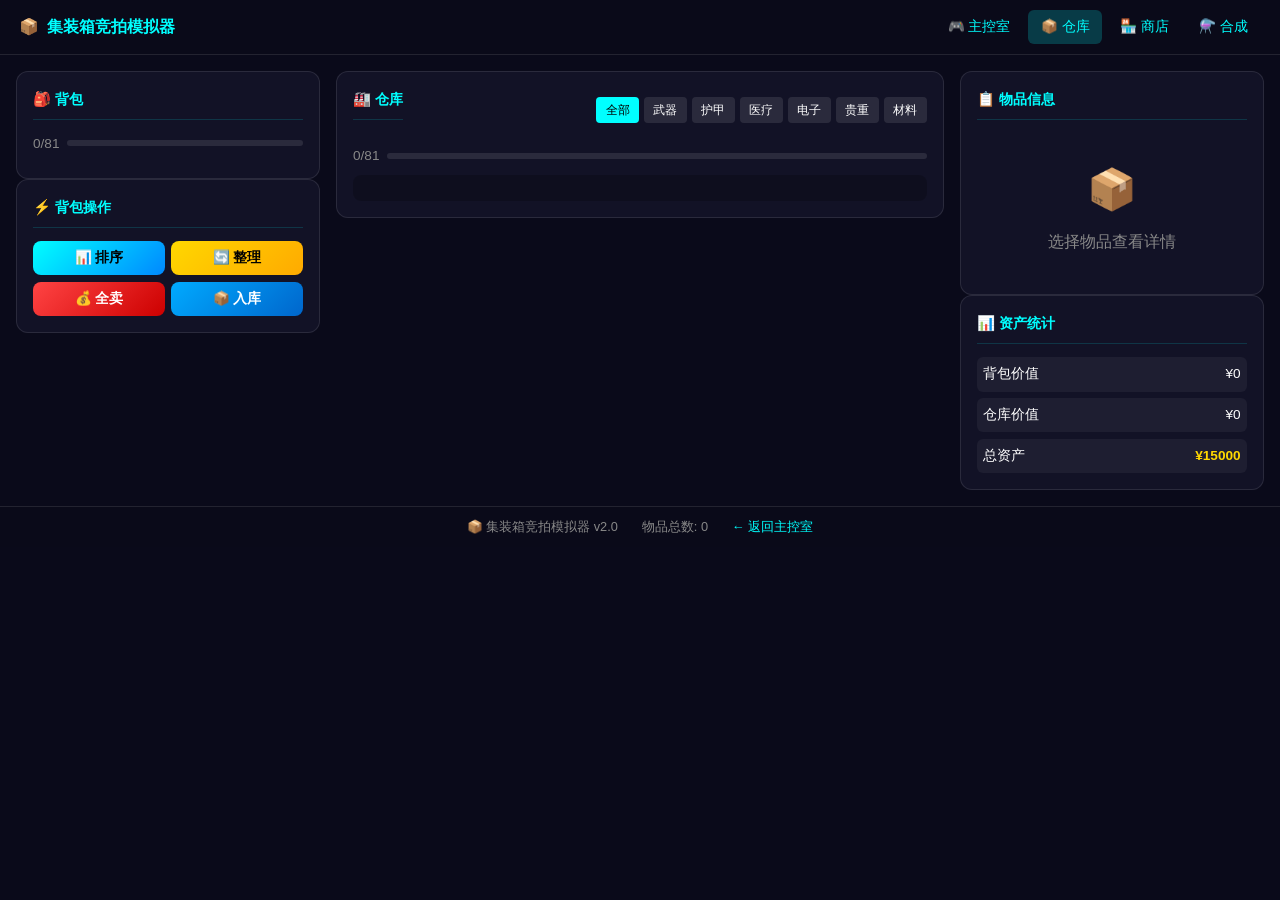
<file: JPJZX/warehouse.html>
<!DOCTYPE html>
<html lang="zh-CN">
<head>
    <meta charset="UTF-8">
    <meta name="viewport" content="width=device-width, initial-scale=1.0">
    <title>集装箱竞拍模拟器 - 仓库管理</title>
    <link rel="stylesheet" href="style.css">
</head>
<body class="warehouse-page">
    <!-- 背景动画 -->
    <div class="bg-animation">
        <div class="grid-overlay"></div>
        <div class="particles"></div>
    </div>

    <!-- 顶部导航栏 -->
    <nav class="top-nav">
        <div class="nav-brand">
            <span class="logo">📦</span>
            <h1>集装箱竞拍模拟器</h1>
        </div>
        <div class="nav-links">
            <a href="index.html" class="nav-link">🎮 主控室</a>
            <a href="warehouse.html" class="nav-link active">📦 仓库</a>
            <a href="shop.html" class="nav-link">🏪 商店</a>
            <a href="synthesis.html" class="nav-link">⚗️ 合成</a>
        </div>
    </nav>

    <!-- 主内容区 -->
    <main class="warehouse-main">
        <!-- 左侧：背包 -->
        <aside class="warehouse-sidebar left">
            <div class="panel backpack-detail-panel">
                <h2 class="panel-title">🎒 背包</h2>
                <div class="storage-info">
                    <span class="storage-usage" id="backpackUsage">0/81</span>
                    <div class="storage-bar">
                        <div class="storage-fill" id="backpackFill"></div>
                    </div>
                </div>
                <div class="inventory-grid" id="backpackGrid"></div>
            </div>

            <div class="panel inventory-actions">
                <h2 class="panel-title">⚡ 背包操作</h2>
                <div class="action-grid">
                    <button class="btn btn-primary" onclick="warehouse.sortItems('backpack')">
                        <span>📊 排序</span>
                    </button>
                    <button class="btn btn-warning" onclick="warehouse.autoOrganize('backpack')">
                        <span>🔄 整理</span>
                    </button>
                    <button class="btn btn-danger" onclick="warehouse.sellAll('backpack')">
                        <span>💰 全卖</span>
                    </button>
                    <button class="btn btn-info" onclick="warehouse.moveAllToWarehouse()">
                        <span>📦 入库</span>
                    </button>
                </div>
            </div>
        </aside>

        <!-- 中间：仓库 -->
        <section class="warehouse-center">
            <div class="panel warehouse-detail-panel">
                <div class="warehouse-header">
                    <h2 class="panel-title">🏭 仓库</h2>
                    <div class="warehouse-tabs">
                        <button class="tab-btn active" data-tab="all">全部</button>
                        <button class="tab-btn" data-tab="weapon">武器</button>
                        <button class="tab-btn" data-tab="armor">护甲</button>
                        <button class="tab-btn" data-tab="medical">医疗</button>
                        <button class="tab-btn" data-tab="electronic">电子</button>
                        <button class="tab-btn" data-tab="valuable">贵重</button>
                        <button class="tab-btn" data-tab="material">材料</button>
                    </div>
                </div>
                <div class="storage-info large">
                    <span class="storage-usage" id="warehouseUsage">0/243</span>
                    <div class="storage-bar">
                        <div class="storage-fill" id="warehouseFill"></div>
                    </div>
                </div>
                <div class="warehouse-grid-container">
                    <div class="warehouse-grid" id="warehouseGrid"></div>
                </div>
            </div>
        </section>

        <!-- 右侧：物品详情和操作 -->
        <aside class="warehouse-sidebar right">
            <div class="panel item-info-panel" id="itemInfoPanel">
                <h2 class="panel-title">📋 物品信息</h2>
                <div class="item-info-content" id="itemInfoContent">
                    <div class="empty-state">
                        <span class="empty-icon">📦</span>
                        <p>选择物品查看详情</p>
                    </div>
                </div>
            </div>

            <div class="panel quick-stats-panel">
                <h2 class="panel-title">📊 资产统计</h2>
                <div class="asset-stats">
                    <div class="asset-item">
                        <span class="asset-label">背包价值</span>
                        <span class="asset-value" id="backpackValue">0</span>
                    </div>
                    <div class="asset-item">
                        <span class="asset-label">仓库价值</span>
                        <span class="asset-value" id="warehouseValue">0</span>
                    </div>
                    <div class="asset-item">
                        <span class="asset-label">总资产</span>
                        <span class="asset-value gold" id="totalAssets">0</span>
                    </div>
                </div>
            </div>

            <div class="panel selected-actions" id="selectedActions" style="display: none;">
                <h2 class="panel-title">⚡ 选中操作</h2>
                <div class="action-buttons">
                    <button class="btn btn-success btn-full" onclick="warehouse.sellSelected()">
                        <span>💰 出售</span>
                    </button>
                    <button class="btn btn-primary btn-full" onclick="warehouse.moveSelected()">
                        <span>📦 转移</span>
                    </button>
                    <button class="btn btn-danger btn-full" onclick="warehouse.destroySelected()">
                        <span>🗑️ 销毁</span>
                    </button>
                </div>
            </div>
        </aside>
    </main>

    <!-- 底部信息栏 -->
    <footer class="bottom-bar">
        <div class="footer-info">
            <span>📦 集装箱竞拍模拟器 v2.0</span>
            <span id="totalItemsCount">物品总数: 0</span>
            <a href="index.html" class="footer-link">← 返回主控室</a>
        </div>
    </footer>

    <script src="items.js"></script>
    <script src="grid.js"></script>
    <script src="state.js"></script>
    <script src="modules.js"></script>
    <script>
        document.addEventListener('DOMContentLoaded', () => {
            GameState.init();
            ModuleManager.register('warehouse', WarehouseModule);
        });
    </script>
</body>
</html>
</file>
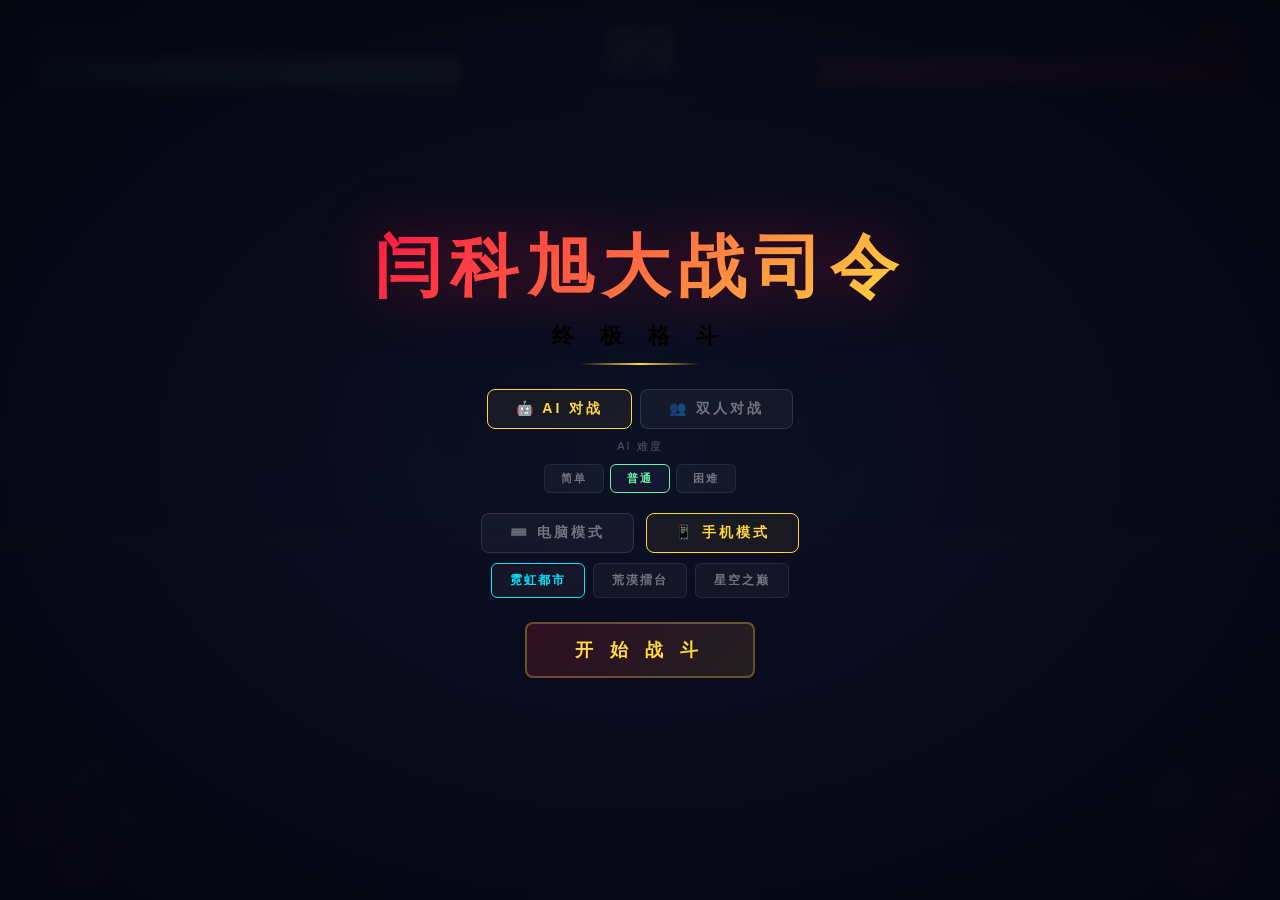
<file: YKvsSL/game.html>
<!DOCTYPE html>
<html lang="zh-CN">
<head>
<meta charset="UTF-8">
<meta name="viewport" content="width=device-width, initial-scale=1.0, maximum-scale=1.0, user-scalable=no">
<title>闫科旭大战司令 - 终极格斗</title>
<style>
*{margin:0;padding:0;box-sizing:border-box}
:root{
    --crimson:#ff1744;--crimson-dark:#c4001d;
    --cyan:#00e5ff;--cyan-dark:#00838f;
    --gold:#ffd740;--gold-dark:#c8a600;
    --bg-deep:#05050f;
    --glass:rgba(255,255,255,0.05);
    --glass-border:rgba(255,255,255,0.1);
    --font-display:'华文新魏','STXinwei','Orbitron',sans-serif;
    --font-kai:'楷体','KaiTi','STKaiti',sans-serif;
    --font-song:'宋体','SimSun','STSong',sans-serif;
    --font-fang:'仿宋','FangSong','STFangsong',sans-serif;
    --font-body:'仿宋','FangSong','Microsoft YaHei',sans-serif;
    --text-strong:#fff;
    --text-main:rgba(255,255,255,0.85);
    --text-sub:rgba(255,255,255,0.6);
    --text-weak:rgba(255,255,255,0.4);
    --text-hint:rgba(255,255,255,0.3);
    --text-muted:rgba(255,255,255,0.22);
    --glass:rgba(255,255,255,0.06);
    --glass-border:rgba(255,255,255,0.12);
    --surface:rgba(255,255,255,0.04);
    --surface-border:rgba(255,255,255,0.08);
    --glow-strength:0.4;
    --bg-overlay:transparent;
    --brightness:'dark';
}
html[data-theme="eye"]{
    --bg-deep:#1a1510;
    --text-strong:#ffe8c0;
    --text-main:rgba(255,230,190,0.9);
    --text-sub:rgba(255,220,170,0.7);
    --text-weak:rgba(255,210,150,0.5);
    --text-hint:rgba(255,200,130,0.38);
    --text-muted:rgba(255,190,110,0.28);
    --glass:rgba(255,200,130,0.06);
    --glass-border:rgba(255,200,130,0.12);
    --surface:rgba(255,200,130,0.04);
    --surface-border:rgba(255,200,130,0.1);
    --glow-strength:0.6;
    --bg-overlay:rgba(30,20,10,0.15);
}
html[data-theme="bright"]{
    --bg-deep:#141824;
    --text-strong:#fff;
    --text-main:rgba(255,255,255,0.95);
    --text-sub:rgba(255,255,255,0.78);
    --text-weak:rgba(255,255,255,0.6);
    --text-hint:rgba(255,255,255,0.48);
    --text-muted:rgba(255,255,255,0.35);
    --glass:rgba(255,255,255,0.1);
    --glass-border:rgba(255,255,255,0.18);
    --surface:rgba(255,255,255,0.07);
    --surface-border:rgba(255,255,255,0.12);
    --glow-strength:0.7;
    --bg-overlay:rgba(10,12,24,0.1);
}
html,body{width:100%;height:100%;overflow:hidden;background:var(--bg-deep)}
body{font-family:var(--font-body);user-select:none;-webkit-user-select:none;touch-action:none}

body::after{
    content:'';position:fixed;inset:0;z-index:0;pointer-events:none;
    background:var(--bg-overlay);
}

.brightness-toggle{
    position:fixed;top:10px;right:12px;z-index:200;
    display:flex;align-items:center;gap:4px;
    padding:6px 12px;border-radius:20px;
    background:rgba(0,0,0,0.4);border:1px solid rgba(255,255,255,0.1);
    backdrop-filter:blur(8px);-webkit-backdrop-filter:blur(8px);
    cursor:pointer;transition:all .3s;
    font-family:var(--font-song);font-size:11px;color:var(--text-sub);
    letter-spacing:2px;user-select:none;
}
.brightness-toggle:hover{background:rgba(0,0,0,0.6);border-color:rgba(255,255,255,0.25);color:var(--text-strong)}
.brightness-icon{font-size:16px;transition:transform .3s}
.brightness-toggle:hover .brightness-icon{transform:rotate(30deg)}

canvas#bgCanvas{position:fixed;top:0;left:0;width:100%;height:100%;z-index:0}
canvas#gameCanvas{position:fixed;top:0;left:0;width:100%;height:100%;z-index:1}

.hud{position:fixed;top:0;left:0;width:100%;padding:clamp(8px,2vh,20px) clamp(12px,3vw,40px);display:flex;align-items:center;z-index:50;pointer-events:none}
.hud-left,.hud-right{display:flex;flex-direction:column;gap:6px;width:35%}
.hud-right{align-items:flex-end}
.hud-center{text-align:center;flex:1}

.p-name{font-family:var(--font-kai);font-size:clamp(12px,1.8vw,20px);font-weight:900;letter-spacing:3px}
.p-name.left{color:var(--cyan)}
.p-name.right{color:var(--crimson)}

.hp-wrap{
    width:100%;height:clamp(16px,2.5vw,30px);border-radius:4px;overflow:hidden;position:relative;
    background:rgba(255,255,255,0.04);border:1px solid rgba(255,255,255,0.08);
}
.hp-fill{height:100%;transition:width .3s;border-radius:3px;position:relative}
.hp-fill.left{background:linear-gradient(90deg,#00c853,#69f0ae,#b2ff59)}
.hp-fill.right{background:linear-gradient(90deg,#ff5252,#ff1744,#d50000)}
.hp-fill::after{content:'';position:absolute;top:0;left:0;right:0;height:50%;background:linear-gradient(180deg,rgba(255,255,255,0.2),transparent);border-radius:3px 3px 0 0}

.hp-dmg{
    position:absolute;top:0;height:100%;background:rgba(255,255,255,0.2);
    transition:width .6s ease-out .2s;border-radius:3px;
}
.hp-dmg.left{left:0}
.hp-dmg.right{right:0}

.en-wrap{
    width:100%;height:clamp(6px,1vw,10px);border-radius:3px;overflow:hidden;
    background:rgba(255,255,255,0.03);border:1px solid rgba(255,255,255,0.05);
}
.en-fill{height:100%;border-radius:2px;transition:width .3s;background:linear-gradient(90deg,#ff9100,#ffd740,#ffea00)}

.hp-text{
    position:absolute;top:50%;left:50%;transform:translate(-50%,-50%);
    font-size:clamp(8px,1.2vw,13px);font-weight:700;color:var(--text-sub);
    text-shadow:0 1px 3px rgba(0,0,0,0.5);
}

.timer{
    font-family:var(--font-kai);
    font-size:clamp(32px,5vw,64px);font-weight:900;color:#fff;
    text-shadow:0 0 20px rgba(255,23,68,0.4),0 0 40px rgba(255,23,68,0.2);
    min-width:80px;line-height:1;
}
.timer.warning{animation:timerFlash .5s ease-in-out infinite;color:var(--crimson)}

.round-pill{
    display:inline-block;margin-top:6px;
    padding:3px 14px;border-radius:20px;font-size:11px;
    font-family:var(--font-song);
    background:rgba(255,255,255,0.06);border:1px solid rgba(255,255,255,0.1);
    color:var(--text-weak);letter-spacing:3px;
}

.back-link{
    position:fixed;top:10px;left:12px;z-index:100;
    font-family:var(--font-song);
    color:var(--text-hint);text-decoration:none;
    font-size:12px;letter-spacing:2px;transition:color .3s;
}
.back-link:hover{color:var(--gold)}

.special-flash{
    position:fixed;inset:0;z-index:40;pointer-events:none;
    background:white;opacity:0;transition:opacity .15s;
}

.screen-shake{animation:shake .2s ease-in-out}
@keyframes shake{
    0%,100%{transform:translate(0)}
    20%{transform:translate(-6px,4px)}
    40%{transform:translate(6px,-4px)}
    60%{transform:translate(-4px,6px)}
    80%{transform:translate(4px,-2px)}
}

.overlay{
    position:fixed;inset:0;z-index:200;display:flex;flex-direction:column;
    align-items:center;justify-content:center;
    background:radial-gradient(ellipse at center,rgba(12,16,36,0.95),rgba(5,5,15,0.98));
    transition:opacity .5s;backdrop-filter:blur(6px);
}
.overlay.hidden{opacity:0;pointer-events:none}

.title-main{
    font-family:var(--font-display);font-size:clamp(28px,6vw,68px);font-weight:900;
    background:linear-gradient(135deg,var(--crimson),#ff6e40,var(--gold));
    -webkit-background-clip:text;-webkit-text-fill-color:transparent;background-clip:text;
    filter:drop-shadow(0 0 30px rgba(255,23,68,0.4));
    letter-spacing:8px;
}
.title-sub{
    margin-top:8px;font-family:var(--font-song);
    font-size:clamp(14px,2.5vw,22px);font-weight:700;
    color:bgbag255,255,255,0.35,0.35,0.3);letter-spacing:10px;
}
.title-bar{
    width:120px;height:2px;margin:12px auto;border-radius:1px;
    background:linear-gradient(90deg,transparent,var(--gold),transparent);
}

.btn-row{display:flex;gap:12px;margin-top:20px;flex-wrap:wrap;justify-content:center}
.mode-btn{
    padding:10px 28px;font-family:var(--font-kai);font-size:14px;font-weight:700;
    letter-spacing:3px;border-radius:8px;cursor:pointer;transition:all .3s;
    background:var(--surface);border:1px solid var(--glass-border);color:var(--text-weak);
}
.mode-btn:hover{background:var(--glass);color:var(--text-strong)}
.mode-btn.active{border-color:var(--gold);color:var(--gold);background:rgba(255,215,64,0.06)}

.scene-btn{
    padding:8px 18px;font-family:var(--font-song);font-size:12px;font-weight:700;
    letter-spacing:2px;border-radius:6px;cursor:pointer;transition:all .3s;
    background:var(--surface);border:1px solid var(--surface-border);color:var(--text-weak);
}
.scene-btn:hover{background:var(--glass);color:var(--text-strong)}
.scene-btn.active{border-color:var(--cyan);color:var(--cyan)}

.scene-row{display:flex;gap:8px;margin-top:10px}

.start-btn{
    margin-top:24px;padding:14px 48px;
    font-family:var(--font-body);font-size:18px;font-weight:900;
    letter-spacing:6px;border-radius:8px;cursor:pointer;transition:all .3s;
    background:linear-gradient(135deg,rgba(255,23,68,0.15),rgba(255,215,64,0.1));
    border:2px solid rgba(255,215,64,0.3);color:var(--gold);
    animation:btnPulse 2s ease-in-out infinite;
}
.start-btn:hover{background:linear-gradient(135deg,rgba(255,23,68,0.25),rgba(255,215,64,0.2));border-color:var(--gold);transform:scale(1.05)}

@keyframes btnPulse{
    0%,100%{box-shadow:0 0 15px rgba(255,215,64,0.1)}
    50%{box-shadow:0 0 30px rgba(255,215,64,0.25)}
}
@keyframes timerFlash{
    0%,100%{opacity:1}
    50%{opacity:.4}
}

.announce{
    position:fixed;top:50%;left:50%;transform:translate(-50%,-50%);z-index:150;
    pointer-events:none;text-align:center;opacity:0;transition:opacity .3s;
}
.announce.show{opacity:1}
.announce .big{
    font-family:var(--font-display);font-weight:900;
    font-size:clamp(40px,10vw,120px);
    text-shadow:0 0 40px currentColor,0 0 80px currentColor;
}
.announce .sub-text{
    font-family:var(--font-song);
    font-size:clamp(14px,2.5vw,24px);color:var(--text-sub);
    margin-top:8px;letter-spacing:6px;
}

.controls-hint{
    position:fixed;bottom:clamp(10px,2vh,24px);width:100%;display:flex;
    justify-content:center;gap:clamp(20px,5vw,80px);z-index:50;pointer-events:none;
}
.hint-box{
    text-align:center;font-family:var(--font-fang);font-size:clamp(9px,1.1vw,12px);
    color:var(--text-muted);line-height:1.8;letter-spacing:1px;
}
.hint-box .label{font-family:var(--font-kai);font-weight:900;color:var(--text-hint);letter-spacing:3px;font-size:clamp(10px,1.2vw,14px)}
.kbd{
    display:inline-block;padding:1px 6px;margin:0 1px;border-radius:3px;
    background:rgba(255,255,255,0.06);border:1px solid rgba(255,255,255,0.1);
    font-family:var(--font-song);font-size:10px;
}

.m-controls{display:none;position:fixed;bottom:0;left:0;width:100%;height:42%;z-index:60;pointer-events:none}
.m-controls .dpad,.m-controls .btns-area{position:absolute;pointer-events:auto}
.m-controls.p1c .dpad{left:16px;bottom:12px}
.m-controls.p1c .btns-area{right:16px;bottom:12px}
.m-controls.p2c .dpad{right:16px;bottom:12px}
.m-controls.p2c .btns-area{left:16px;bottom:12px}
.p-label{
    position:absolute;bottom:130px;
    font-family:var(--font-kai);
    font-size:11px;font-weight:900;letter-spacing:4px;
    color:var(--text-muted);pointer-events:none;
}
.p1c .p-label{left:24px;color:rgba(0,229,255,0.35)}
.p2c .p-label{right:24px;color:rgba(255,23,68,0.35)}

.dpad{width:130px;height:130px;position:relative}
.d-btn{
    position:absolute;width:42px;height:42px;border-radius:10px;
    background:rgba(255,255,255,0.08);border:1px solid rgba(255,255,255,0.15);
    display:flex;align-items:center;justify-content:center;
    color:var(--text-sub);font-size:16px;font-weight:700;touch-action:none;
    transition:all .1s;
}
.d-btn:active,.d-btn.on{background:rgba(255,255,255,0.18);border-color:rgba(255,255,255,0.35)}
.d-btn.u{left:44px;top:0}
.d-btn.d{left:44px;bottom:0}
.d-btn.l{left:0;top:44px}
.d-btn.r{right:0;top:44px}

.abtns{display:flex;flex-direction:column;align-items:center;gap:8px}
.abtn-row{display:flex;gap:8px}
.abtn{
    width:52px;height:52px;border-radius:50%;display:flex;align-items:center;justify-content:center;
    font-size:12px;font-weight:900;color:#fff;touch-action:none;
    border:2px solid;transition:all .1s;font-family:var(--font-body);
}
.abtn:active,.abtn.on{transform:scale(0.88);filter:brightness(1.5)}
.abtn.p-btn{background:rgba(0,229,255,0.12);border-color:rgba(0,229,255,0.4);box-shadow:0 0 10px rgba(0,229,255,0.15)}
.abtn.k-btn{background:rgba(255,145,0,0.12);border-color:rgba(255,145,0,0.4);box-shadow:0 0 10px rgba(255,145,0,0.15)}
.abtn.s-btn{
    width:58px;height:58px;
    background:rgba(255,23,68,0.12);border-color:rgba(255,23,68,0.4);box-shadow:0 0 10px rgba(255,23,68,0.15)
}
.abtn.d-btn{background:rgba(255,215,64,0.12);border-color:rgba(255,215,64,0.4);box-shadow:0 0 10px rgba(255,215,64,0.15)}

.combo-display{
    position:fixed;z-index:80;pointer-events:none;
    font-family:var(--font-display);font-weight:900;
    font-size:clamp(24px,5vw,52px);
    text-shadow:0 0 20px currentColor,0 0 40px currentColor;
    opacity:0;transition:opacity .2s,transform .15s;
    white-space:nowrap;
}
.combo-display.show{opacity:1}
.combo-display.p1{left:8%;top:35%;color:var(--cyan);text-align:left}
.combo-display.p2{right:8%;top:35%;color:var(--crimson);text-align:right}
.combo-num{font-size:1.4em;display:inline-block}
.combo-label{font-size:0.35em;letter-spacing:4px;display:block;opacity:0.6}
.combo-display.pulse .combo-num{animation:comboPop .2s ease-out}

@keyframes comboPop{
    0%{transform:scale(1.6)}
    100%{transform:scale(1)}
}

.danger-overlay{
    position:fixed;inset:0;z-index:30;pointer-events:none;
    opacity:0;transition:opacity .3s;
    background:radial-gradient(ellipse at center,transparent 50%,rgba(255,0,0,0.3) 100%);
}
.danger-overlay.active{opacity:1;animation:dangerPulse 1s ease-in-out infinite}
@keyframes dangerPulse{
    0%,100%{opacity:0.4}
    50%{opacity:0.8}
}

.stats-panel{
    position:fixed;top:50%;left:50%;transform:translate(-50%,-50%);z-index:250;
    min-width:clamp(280px,50vw,500px);
    background:rgba(12,16,36,0.96);border:1px solid var(--glass-border);
    border-radius:20px;padding:clamp(20px,4vw,40px);
    backdrop-filter:blur(16px);-webkit-backdrop-filter:blur(16px);
    text-align:center;opacity:0;pointer-events:none;
    transition:opacity .5s,transform .5s;transform:translate(-50%,-50%) scale(0.9);
}
.stats-panel.show{opacity:1;pointer-events:auto;transform:translate(-50%,-50%) scale(1)}
.stats-title{
    font-family:var(--font-display);font-size:clamp(22px,4vw,40px);font-weight:900;
    letter-spacing:4px;margin-bottom:8px;
}
.stats-sub{font-family:var(--font-song);font-size:14px;color:var(--text-weak);letter-spacing:3px;margin-bottom:20px}
.stats-grid{
    display:grid;grid-template-columns:1fr 1fr;gap:12px 24px;
    margin-bottom:24px;text-align:left;
}
.stats-grid .sg-item{display:flex;justify-content:space-between;align-items:center;padding:8px 12px;border-radius:8px;background:var(--surface);border:1px solid var(--surface-border)}
.stats-grid .sg-label{font-family:var(--font-fang);font-size:12px;color:var(--text-weak);letter-spacing:2px}
.stats-grid .sg-val{font-family:var(--font-kai);font-size:16px;font-weight:700}
.stats-grid .sg-val.cyan{color:var(--cyan)}
.stats-grid .sg-val.crimson{color:var(--crimson)}
.stats-winner{
    display:flex;align-items:center;justify-content:center;gap:12px;
    margin-bottom:20px;padding:14px;border-radius:12px;
    background:rgba(255,255,255,0.03);border:1px solid rgba(255,255,255,0.08);
}
.stats-winner .trophy{font-size:36px}
.stats-winner .w-info{text-align:left}
.stats-winner .w-name{font-family:var(--font-kai);font-size:18px;font-weight:900;letter-spacing:3px}
.stats-winner .w-rounds{font-family:var(--font-song);font-size:12px;color:var(--text-hint);letter-spacing:2px}
.stats-btn-row{display:flex;gap:10px;justify-content:center;margin-top:8px}
.stats-btn{
    padding:10px 28px;font-family:var(--font-kai);font-size:13px;font-weight:700;
    letter-spacing:3px;border-radius:8px;cursor:pointer;transition:all .3s;
    background:var(--surface);border:1px solid var(--glass-border);color:var(--text-sub);
}
.stats-btn:hover{background:var(--glass);color:var(--text-strong)}
.stats-btn.primary{border-color:rgba(255,215,64,0.4);color:var(--gold)}
.stats-btn.primary:hover{background:rgba(255,215,64,0.1)}

.ai-indicator{
    position:fixed;top:clamp(8px,2vh,20px);right:clamp(12px,3vw,40px);z-index:55;
    display:none;align-items:center;gap:6px;
    padding:4px 12px;border-radius:20px;font-size:11px;font-weight:700;
    background:rgba(255,23,68,0.08);border:1px solid rgba(255,23,68,0.2);
    color:var(--crimson);letter-spacing:2px;pointer-events:none;
}
.ai-indicator.show{display:flex}
.ai-dot{width:6px;height:6px;border-radius:50%;background:var(--crimson);animation:aiBlink 1.5s infinite}
@keyframes aiBlink{0%,100%{opacity:1}50%{opacity:0.3}}

.mode-select-row{display:flex;gap:8px;margin-top:12px}

.diff-row{display:flex;gap:6px;margin-top:10px}
.diff-btn{
    padding:6px 16px;font-family:var(--font-song);font-size:11px;font-weight:700;
    letter-spacing:2px;border-radius:6px;cursor:pointer;transition:all .3s;
    background:var(--surface);border:1px solid var(--surface-border);color:var(--text-weak);
}
.diff-btn:hover{background:var(--glass);color:var(--text-strong)}
.diff-btn.active{border-color:#69f0ae;color:#69f0ae}
.diff-label{font-family:var(--font-fang);font-size:11px;color:var(--text-hint);letter-spacing:2px;margin-top:10px}

.pause-overlay{
    position:fixed;inset:0;z-index:180;display:flex;flex-direction:column;
    align-items:center;justify-content:center;
    background:rgba(5,5,15,0.85);backdrop-filter:blur(4px);
    opacity:0;pointer-events:none;transition:opacity .3s;
}
.pause-overlay.show{opacity:1;pointer-events:auto}
.pause-title{
    font-family:var(--font-display);font-size:clamp(28px,6vw,56px);font-weight:900;
    color:var(--gold);letter-spacing:8px;
    text-shadow:0 0 30px rgba(255,215,64,0.4);
}
.pause-sub{font-family:var(--font-kai);font-size:14px;color:var(--text-weak);letter-spacing:4px;margin-top:8px}

.pause-hint{
    margin-top:24px;font-family:var(--font-song);font-size:12px;color:var(--text-hint);letter-spacing:3px;
    animation:btnPulse 2s ease-in-out infinite;
}

.confetti{position:fixed;z-index:90;pointer-events:none;border-radius:2px}

.cheat-bar{
    position:fixed;top:50%;right:8px;z-index:55;transform:translateY(-50%);
    display:flex;flex-direction:column;gap:4px;pointer-events:auto;
    opacity:0;transition:opacity .3s;
}
.cheat-bar.show{opacity:1}
.cheat-btn{
    padding:4px 8px;font-size:10px;border-radius:4px;cursor:pointer;
    background:var(--surface);border:1px solid var(--surface-border);
    color:var(--text-hint);font-family:var(--font-body);letter-spacing:1px;
    transition:all .2s;
}
.cheat-btn:hover{background:var(--glass);color:var(--text-strong)}
</style>
</head>
<body>

<div class="brightness-toggle" id="brightnessToggle">
    <span class="brightness-icon" id="brightnessIcon">🌙</span>
    <span id="brightnessLabel">暗色</span>
</div>

<canvas id="bgCanvas"></canvas>
<canvas id="gameCanvas"></canvas>

<a href="index.html" class="back-link" id="backLink">← 返回</a>

<div class="hud" id="hud">
    <div class="hud-left">
        <div class="p-name left" id="p1Name">闫科旭</div>
        <div class="hp-wrap">
            <div class="hp-dmg left" id="p1Dmg" style="width:100%"></div>
            <div class="hp-fill left" id="p1Hp" style="width:100%"></div>
            <span class="hp-text" id="p1HpText">100/100</span>
        </div>
        <div class="en-wrap">
            <div class="en-fill" id="p1En" style="width:0%"></div>
        </div>
    </div>
    <div class="hud-center">
        <div class="timer" id="timer">99</div>
        <div class="round-pill" id="roundPill">ROUND 1 / 3</div>
    </div>
    <div class="hud-right">
        <div class="p-name right" id="p2Name">司令</div>
        <div class="hp-wrap">
            <div class="hp-dmg right" id="p2Dmg" style="width:100%"></div>
            <div class="hp-fill right" id="p2Hp" style="width:100%"></div>
            <span class="hp-text" id="p2HpText">100/100</span>
        </div>
        <div class="en-wrap">
            <div class="en-fill" id="p2En" style="width:0%"></div>
        </div>
    </div>
</div>

<div class="special-flash" id="specialFlash"></div>

<div class="announce" id="announce">
    <div class="big" id="announceBig"></div>
    <div class="sub-text" id="announceSub"></div>
</div>

<div class="controls-hint" id="hints">
    <div class="hint-box">
        <div class="label" style="color:var(--cyan)">闫科旭</div>
        <kbd>A</kbd><kbd>D</kbd> 移动 · <kbd>W</kbd> 跳 · <kbd>S</kbd> 防 · <span class="kbd">J</span> 拳 · <span class="kbd">K</span> 踢 · <span class="kbd">L</span> 必杀 · <span class="kbd">Shift</span> 冲刺
    </div>
    <div class="hint-box">
        <div class="label" style="color:var(--crimson)">司令</div>
        <kbd>←</kbd><kbd>→</kbd> 移动 · <kbd>↑</kbd> 跳 · <kbd>↓</kbd> 防 · <span class="kbd">1</span> 拳 · <span class="kbd">2</span> 踢 · <span class="kbd">3</span> 必杀 · <span class="kbd">0</span> 冲刺
    </div>
</div>

<div class="m-controls p1c" id="mP1">
    <div class="p-label">闫科旭</div>
    <div class="dpad">
        <div class="d-btn u" data-p="1" data-a="jump">▲</div>
        <div class="d-btn d" data-p="1" data-a="block">▼</div>
        <div class="d-btn l" data-p="1" data-a="left">◀</div>
        <div class="d-btn r" data-p="1" data-a="right">▶</div>
    </div>
    <div class="btns-area">
        <div class="abtns">
            <div class="abtn-row">
                <div class="abtn p-btn" data-p="1" data-a="punch">拳</div>
                <div class="abtn k-btn" data-p="1" data-a="kick">踢</div>
            </div>
            <div class="abtn-row">
                <div class="abtn d-btn" data-p="1" data-a="dash">冲</div>
                <div class="abtn s-btn" data-p="1" data-a="special">必杀</div>
            </div>
        </div>
    </div>
</div>

<div class="m-controls p2c" id="mP2">
    <div class="p-label">司令</div>
    <div class="dpad">
        <div class="d-btn u" data-p="2" data-a="jump">▲</div>
        <div class="d-btn d" data-p="2" data-a="block">▼</div>
        <div class="d-btn l" data-p="2" data-a="left">◀</div>
        <div class="d-btn r" data-p="2" data-a="right">▶</div>
    </div>
    <div class="btns-area">
        <div class="abtns">
            <div class="abtn-row">
                <div class="abtn p-btn" data-p="2" data-a="punch">拳</div>
                <div class="abtn k-btn" data-p="2" data-a="kick">踢</div>
            </div>
            <div class="abtn-row">
                <div class="abtn d-btn" data-p="2" data-a="dash">冲</div>
                <div class="abtn s-btn" data-p="2" data-a="special">必杀</div>
            </div>
        </div>
    </div>
</div>

<div class="combo-display p1" id="comboP1">
    <span class="combo-num" id="comboNum1">0</span>
    <span class="combo-label">COMBO</span>
</div>
<div class="combo-display p2" id="comboP2">
    <span class="combo-num" id="comboNum2">0</span>
    <span class="combo-label">COMBO</span>
</div>

<div class="danger-overlay" id="dangerOverlay"></div>

<div class="ai-indicator" id="aiIndicator">
    <div class="ai-dot"></div>
    <span>AI 对战</span>
</div>

<div class="stats-panel" id="statsPanel">
    <div class="stats-title" id="statsTitle" style="color:var(--gold)">战斗报告</div>
    <div class="stats-sub" id="statsSub">BATTLE REPORT</div>
    <div class="stats-winner" id="statsWinner">
        <div class="trophy">🏆</div>
        <div class="w-info">
            <div class="w-name" id="statsWinnerName">-</div>
            <div class="w-rounds" id="statsWinnerRounds">-</div>
        </div>
    </div>
    <div class="stats-grid" id="statsGrid"></div>
    <div class="stats-btn-row">
        <button class="stats-btn primary" onclick="rematch()">再来一局</button>
        <button class="stats-btn" onclick="backToMenu()">返回菜单</button>
    </div>
</div>

<div class="pause-overlay" id="pauseOverlay">
    <div class="pause-title">PAUSED</div>
    <div class="pause-sub">暂 停</div>
    <div class="pause-hint">按 P 键继续</div>
</div>

<div class="overlay" id="startOverlay">
    <div class="title-main">闫科旭大战司令</div>
    <div class="title-sub">终 极 格 斗</div>
    <div class="title-bar"></div>
    <div class="mode-select-row">
        <button class="mode-btn active" data-playmode="ai">🤖 AI 对战</button>
        <button class="mode-btn" data-playmode="pvp">👥 双人对战</button>
    </div>
    <div class="diff-label" id="diffLabel">AI 难度</div>
    <div class="diff-row" id="diffRow">
        <button class="diff-btn" data-diff="easy">简单</button>
        <button class="diff-btn active" data-diff="normal">普通</button>
        <button class="diff-btn" data-diff="hard">困难</button>
    </div>
    <div class="btn-row">
        <button class="mode-btn active" data-mode="pc">⌨️ 电脑模式</button>
        <button class="mode-btn" data-mode="mobile">📱 手机模式</button>
    </div>
    <div class="scene-row">
        <button class="scene-btn active" data-scene="0">霓虹都市</button>
        <button class="scene-btn" data-scene="1">荒漠擂台</button>
        <button class="scene-btn" data-scene="2">星空之巅</button>
    </div>
    <button class="start-btn" id="startBtn">开 始 战 斗</button>
</div>

<script>
const bgCanvas=document.getElementById('bgCanvas');
const bgCtx=bgCanvas.getContext('2d');
const canvas=document.getElementById('gameCanvas');
const ctx=canvas.getContext('2d');

let W,H,groundY;
let gameMode='mobile';
let playMode='ai';
let gameStarted=false;
let gamePaused=false;
let gameOver=false;
let currentRound=1;
const maxRounds=3;
let gameTime=99;
let timerInterval=null;
let currentScene=0;
let globalTick=0;
let hitStopFrames=0;

const SCENES=[
    {name:'霓虹都市',sky1:'#0a0a1e',sky2:'#16213e',ground:'#1a0a3e',line:'#ff0040',lineGlow:'rgba(255,0,64,0.3)',bldgColors:['#111','#1a1a2e','#0d0d1f'],stars:false,particles:['#ff0040','#ff4081','#e040fb']},
    {name:'荒漠擂台',sky1:'#1a0a05',sky2:'#2d1b00',ground:'#1a0f00',line:'#ff8800',lineGlow:'rgba(255,136,0,0.3)',bldgColors:['#2a1500','#1a0a00','#0d0500'],stars:false,particles:['#ff8800','#ffab40','#ffd740']},
    {name:'星空之巅',sky1:'#050520',sky2:'#0a0a30',ground:'#0a0520',line:'#7c4dff',lineGlow:'rgba(124,77,255,0.3)',bldgColors:['#0d0d2a','#111133','#08081a'],stars:true,particles:['#7c4dff','#b388ff','#e040fb']}
];

const players={
    1:{name:'闫科旭',x:0,y:0,w:50,h:90,vx:0,vy:0,hp:100,maxHp:100,energy:0,maxEnergy:100,
       facing:1,state:'idle',anim:0,color:'#00e5ff',darkColor:'#00838f',
       combo:0,comboTimer:0,onGround:false,keys:{},
       atkCd:0,hitStun:0,invincible:0,dashCd:0,dashing:0,airAttacked:false},
    2:{name:'司令',x:0,y:0,w:54,h:94,vx:0,vy:0,hp:100,maxHp:100,energy:0,maxEnergy:100,
       facing:-1,state:'idle',anim:0,color:'#ff1744',darkColor:'#b71c1c',
       combo:0,comboTimer:0,onGround:false,keys:{},
       atkCd:0,hitStun:0,invincible:0,dashCd:0,dashing:0,airAttacked:false}
};

const gravity=0.7;
const moveSpeed=5.5;
const jumpPower=-16;
const dashSpeed=18;
const dashDuration=8;
const dashCooldown=40;

const effects=[];
const damageNumbers=[];
const envParticles=[];

const stats={1:{totalDmg:0,maxCombo:0,hits:0,blocks:0,roundsWon:0},2:{totalDmg:0,maxCombo:0,hits:0,blocks:0,roundsWon:0}};

let aiTimer=0;
let aiActionCd=0;
let aiState='idle';
let aiReactionDelay=0;

const envParticleCount=20;

let aiDifficulty='normal';
let confettiParticles=[];
let inputBuffer=[];

const AudioCtx=window.AudioContext||window.webkitAudioContext;
let audioCtx=null;
function initAudio(){if(!audioCtx)audioCtx=new AudioCtx()}

function playTone(freq,dur,type,vol){
    if(!audioCtx)return;
    try{
        const o=audioCtx.createOscillator();
        const g=audioCtx.createGain();
        o.type=type||'square';
        o.frequency.setValueAtTime(freq,audioCtx.currentTime);
        g.gain.setValueAtTime(vol||0.08,audioCtx.currentTime);
        g.gain.exponentialRampToValueAtTime(0.001,audioCtx.currentTime+(dur||0.1));
        o.connect(g);g.connect(audioCtx.destination);
        o.start();o.stop(audioCtx.currentTime+(dur||0.1));
    }catch(e){}
}

function playNoise(dur,vol){
    if(!audioCtx)return;
    try{
        const bufSize=audioCtx.sampleRate*(dur||0.05);
        const buf=audioCtx.createBuffer(1,bufSize,audioCtx.sampleRate);
        const data=buf.getChannelData(0);
        for(let i=0;i<bufSize;i++)data[i]=(Math.random()*2-1);
        const src=audioCtx.createBufferSource();
        src.buffer=buf;
        const g=audioCtx.createGain();
        g.gain.setValueAtTime(vol||0.06,audioCtx.currentTime);
        g.gain.exponentialRampToValueAtTime(0.001,audioCtx.currentTime+(dur||0.05));
        src.connect(g);g.connect(audioCtx.destination);
        src.start();
    }catch(e){}
}

function sfxPunch(){playTone(180,0.08,'square',0.1);playNoise(0.04,0.08)}
function sfxKick(){playTone(120,0.12,'square',0.12);playNoise(0.06,0.1)}
function sfxSpecial(){playTone(600,0.15,'sawtooth',0.06);setTimeout(()=>playTone(900,0.2,'sine',0.05),80);playNoise(0.08,0.06)}
function sfxBlock(){playTone(400,0.05,'triangle',0.06)}
function sfxDash(){playTone(300,0.1,'sine',0.04);playTone(500,0.08,'sine',0.03)}
function sfxKO(){playTone(200,0.3,'sawtooth',0.08);setTimeout(()=>playTone(150,0.4,'square',0.1),200);setTimeout(()=>playTone(100,0.5,'square',0.12),400)}
function sfxRound(){playTone(440,0.15,'sine',0.06);setTimeout(()=>playTone(660,0.2,'sine',0.06),150)}

function spawnConfetti(cx,cy,count){
    for(let i=0;i<(count||60);i++){
        const el=document.createElement('div');
        el.className='confetti';
        const w=4+Math.random()*6;const h=4+Math.random()*8;
        el.style.width=w+'px';el.style.height=h+'px';
        el.style.left=cx+'px';el.style.top=cy+'px';
        const colors=['#ff1744','#00e5ff','#ffd740','#69f0ae','#e040fb','#ff6e40','#7c4dff'];
        el.style.background=colors[Math.floor(Math.random()*colors.length)];
        el.style.opacity='1';
        document.body.appendChild(el);
        const angle=Math.random()*Math.PI*2;
        const speed=3+Math.random()*8;
        const vx=Math.cos(angle)*speed;
        const vy=Math.sin(angle)*speed-4;
        const rot=(Math.random()-.5)*15;
        let lx=cx,ly=cy,lvx=vx,lvy=vy,lr=0,lo=1;
        function animate(){
            lvy+=0.2;lx+=lvx;ly+=lvy;lr+=rot;lo-=0.012;
            el.style.left=lx+'px';el.style.top=ly+'px';
            el.style.transform='rotate('+lr+'deg)';
            el.style.opacity=Math.max(0,lo);
            if(lo>0)requestAnimationFrame(animate);else el.remove();
        }
        requestAnimationFrame(animate);
    }
}

function togglePause(){
    if(!gameStarted||gameOver)return;
    gamePaused=!gamePaused;
    document.getElementById('pauseOverlay').classList.toggle('show',gamePaused);
    if(gamePaused&&timerInterval){clearInterval(timerInterval);timerInterval=null}
    if(!gamePaused&&gameStarted&&!gameOver)startTimer();
}

function getUrlVersion(){return new URLSearchParams(location.search).get('version')||'mobile'}

function resize(){
    W=canvas.width=bgCanvas.width=innerWidth;
    H=canvas.height=bgCanvas.height=innerHeight;
    groundY=H*(gameMode==='mobile'?0.6:0.88);
    if(!gameStarted){
        players[1].x=W*0.28;players[1].y=groundY-players[1].h;
        players[2].x=W*0.72;players[2].y=groundY-players[2].h;
    }
}

function setMode(mode){
    gameMode=mode;
    document.querySelectorAll('[data-mode]').forEach(b=>b.classList.toggle('active',b.dataset.mode===mode));
    const mob=mode==='mobile';
    document.getElementById('hints').style.display=mob?'none':'flex';
    document.getElementById('mP1').style.display=mob?'flex':'none';
    document.getElementById('mP2').style.display=mob?(playMode==='ai'?'none':'flex'):'none';
    if(playMode==='ai'&&mob){document.getElementById('mP1').style.display='flex'}
    resize();
}

function setPlayMode(mode){
    playMode=mode;
    document.querySelectorAll('[data-playmode]').forEach(b=>b.classList.toggle('active',b.dataset.playmode===mode));
    document.getElementById('aiIndicator').classList.toggle('show',mode==='ai');
    const diffVisible=mode==='ai';
    document.getElementById('diffRow').style.display=diffVisible?'flex':'none';
    document.getElementById('diffLabel').style.display=diffVisible?'block':'none';
    setMode(gameMode);
}

function announce(big,sub,color,dur){
    const el=document.getElementById('announce');
    document.getElementById('announceBig').textContent=big;
    document.getElementById('announceBig').style.color=color||'#fff';
    document.getElementById('announceSub').textContent=sub||'';
    el.classList.add('show');
    setTimeout(()=>el.classList.remove('show'),dur||1500);
}

function updateHUD(){
    ['1','2'].forEach(i=>{
        const p=players[i];
        const pct=p.hp/p.maxHp*100;
        document.getElementById('p'+i+'Hp').style.width=pct+'%';
        setTimeout(()=>{document.getElementById('p'+i+'Dmg').style.width=pct+'%'},50);
        document.getElementById('p'+i+'En').style.width=(p.energy/p.maxEnergy*100)+'%';
        document.getElementById('p'+i+'HpText').textContent=Math.ceil(p.hp)+'/'+p.maxHp;
    });
    document.getElementById('roundPill').textContent='ROUND '+currentRound+' / '+maxRounds;
    document.getElementById('timer').textContent=gameTime;
    document.getElementById('timer').classList.toggle('warning',gameTime<=10);
    updateDangerOverlay();
}

function updateDangerOverlay(){
    const ov=document.getElementById('dangerOverlay');
    const p1Low=players[1].hp>0&&players[1].hp<players[1].maxHp*0.25;
    const p2Low=players[2].hp>0&&players[2].hp<players[2].maxHp*0.25;
    if(p1Low&&playMode!=='ai'){
        ov.classList.add('active');
        ov.style.boxShadow='inset 0 0 80px rgba(0,229,255,0.15)';
    }else if(p2Low){
        ov.classList.add('active');
        ov.style.boxShadow='inset 0 0 80px rgba(255,23,68,0.15)';
    }else{
        ov.classList.remove('active');
    }
}

function updateComboDisplay(){
    ['1','2'].forEach(i=>{
        const p=players[i];
        const el=document.getElementById('comboP'+i);
        const num=document.getElementById('comboNum'+i);
        if(p.combo>=2&&p.comboTimer>0){
            el.classList.add('show');
            num.textContent=p.combo;
            el.classList.remove('pulse');
            void el.offsetWidth;
            el.classList.add('pulse');
        }else{
            el.classList.remove('show');
        }
    });
}

function spawnEffect(type,x,y,color,opts={}){
    effects.push({type,x,y,color,life:opts.life||30,maxLife:opts.life||30,
        size:opts.size||20,vx:opts.vx||0,vy:opts.vy||0,
        text:opts.text||'',scale:opts.scale||1,r:opts.r||0,g:opts.g||0,b:opts.b||0});
}

function spawnDamageNum(x,y,dmg,color,isCrit){
    const sz=isCrit?38:28;
    const txt=typeof dmg==='number'?(isCrit?dmg+'!':'-'+dmg):'-'+dmg;
    damageNumbers.push({x,y,text:txt,life:isCrit?80:60,color,vy:-2.5,size:sz,isCrit:!!isCrit});
}

function spawnHitSparks(x,y,color,count){
    for(let i=0;i<count;i++){
        const a=Math.random()*Math.PI*2;
        const sp=2+Math.random()*4;
        spawnEffect('spark',x,y,color,{life:15+Math.random()*15,vx:Math.cos(a)*sp,vy:Math.sin(a)*sp,size:3+Math.random()*3});
    }
}

function spawnTrail(x,y,color){
    spawnEffect('trail',x,y,color,{life:10,size:25});
}

function initEnvParticles(){
    envParticles.length=0;
    const scene=SCENES[currentScene];
    for(let i=0;i<envParticleCount;i++){
        envParticles.push({
            x:Math.random()*W,y:Math.random()*groundY,
            vx:(Math.random()-.5)*0.3,vy:-(Math.random()*0.3+0.1),
            r:Math.random()*2+0.5,color:scene.particles[i%scene.particles.length],
            life:1,maxLife:1
        });
    }
}

function updateEnvParticles(){
    const scene=SCENES[currentScene];
    envParticles.forEach(p=>{
        p.x+=p.vx;p.y+=p.vy;
        if(p.y<-10||p.x<-10||p.x>W+10){
            p.x=Math.random()*W;p.y=groundY+10;
            p.vx=(Math.random()-.5)*0.3;p.vy=-(Math.random()*0.3+0.1);
        }
    });
}

function drawEnvParticles(){
    envParticles.forEach(p=>{
        bgCtx.save();
        bgCtx.globalAlpha=0.3;
        bgCtx.fillStyle=p.color;
        bgCtx.beginPath();
        bgCtx.arc(p.x,p.y,p.r,0,Math.PI*2);
        bgCtx.fill();
        bgCtx.restore();
    });
}

function updateEffects(){
    for(let i=effects.length-1;i>=0;i--){
        const e=effects[i];
        e.life--;
        e.x+=e.vx;
        e.y+=e.vy;
        if(e.type==='spark'){e.vy+=0.15;e.vx*=0.97}
        if(e.life<=0)effects.splice(i,1);
    }
    for(let i=damageNumbers.length-1;i>=0;i--){
        const d=damageNumbers[i];
        d.life--;
        d.y+=d.vy;
        d.vy*=0.97;
        if(d.life<=0)damageNumbers.splice(i,1);
    }
}

function drawBg(){
    const scene=SCENES[currentScene];
    const grd=bgCtx.createLinearGradient(0,0,0,H);
    grd.addColorStop(0,scene.sky1);
    grd.addColorStop(1,scene.sky2);
    bgCtx.fillStyle=grd;
    bgCtx.fillRect(0,0,W,H);

    if(scene.stars){
        bgCtx.save();
        for(let i=0;i<80;i++){
            const sx=(i*137.508+globalTick*0.02*(i%3+1))%W;
            const sy=(i*91.143)%H;
            const sr=0.5+Math.sin(globalTick*0.05+i)*0.5;
            bgCtx.beginPath();
            bgCtx.arc(sx,sy,sr,0,Math.PI*2);
            bgCtx.fillStyle=`rgba(255,255,255,${0.2+sr*0.4})`;
            bgCtx.fill();
        }
        bgCtx.restore();
    }

    const bH=H*0.5;
    const op=0.08;
    bgCtx.save();
    bgCtx.globalAlpha=op;
    for(let i=0;i<12;i++){
        const bx=W*(i/12+Math.sin(i*3)*0.02);
        const bw=30+Math.sin(i*7)*20;
        const bh=bH*(0.3+Math.sin(i*5)*0.3);
        bgCtx.fillStyle=scene.bldgColors[i%3];
        bgCtx.fillRect(bx,groundY-bh,bw,bh);

        for(let wy=groundY-bh+10;wy<groundY-10;wy+=18){
            for(let wx=bx+4;wx<bx+bw-4;wx+=10){
                if(Math.sin(wx*wy+i)>0.3){
                    bgCtx.fillStyle=scene.stars?'rgba(124,77,255,0.6)':'rgba(255,215,64,0.4)';
                    bgCtx.fillRect(wx,wy,4,6);
                }
            }
        }
    }
    bgCtx.restore();

    drawEnvParticles();

    bgCtx.fillStyle=scene.ground;
    bgCtx.fillRect(0,groundY,W,H-groundY);

    bgCtx.save();
    bgCtx.strokeStyle=scene.line;
    bgCtx.lineWidth=2;
    bgCtx.shadowBlur=15;
    bgCtx.shadowColor=scene.lineGlow;
    bgCtx.beginPath();
    bgCtx.moveTo(0,groundY);
    bgCtx.lineTo(W,groundY);
    bgCtx.stroke();
    bgCtx.restore();

    bgCtx.save();
    bgCtx.globalAlpha=0.04;
    bgCtx.strokeStyle=scene.line;
    bgCtx.lineWidth=1;
    for(let x=0;x<W;x+=50){
        bgCtx.beginPath();
        bgCtx.moveTo(x,groundY);
        bgCtx.lineTo(x-40,H);
        bgCtx.stroke();
    }
    bgCtx.restore();
}

function drawEffects(){
    effects.forEach(e=>{
        const t=e.life/e.maxLife;
        ctx.save();
        if(e.type==='spark'){
            ctx.globalAlpha=t;
            ctx.fillStyle=e.color;
            ctx.shadowBlur=8;
            ctx.shadowColor=e.color;
            ctx.beginPath();
            ctx.arc(e.x,e.y,e.size*t,0,Math.PI*2);
            ctx.fill();
        }else if(e.type==='trail'){
            ctx.globalAlpha=t*0.4;
            ctx.fillStyle=e.color;
            ctx.beginPath();
            ctx.arc(e.x,e.y,e.size*t,0,Math.PI*2);
            ctx.fill();
        }else if(e.type==='ring'){
            ctx.globalAlpha=t;
            ctx.strokeStyle=e.color;
            ctx.lineWidth=3*t;
            ctx.shadowBlur=15;
            ctx.shadowColor=e.color;
            ctx.beginPath();
            ctx.arc(e.x,e.y,e.size*(1-t)*3,0,Math.PI*2);
            ctx.stroke();
        }else if(e.type==='line'){
            ctx.globalAlpha=t;
            ctx.strokeStyle=e.color;
            ctx.lineWidth=2*t;
            ctx.shadowBlur=10;
            ctx.shadowColor=e.color;
            ctx.beginPath();
            ctx.moveTo(e.x,e.y);
            ctx.lineTo(e.x+e.vx*e.size,e.y+e.vy*e.size);
            ctx.stroke();
        }
        ctx.restore();
    });

    damageNumbers.forEach(d=>{
        const t=d.life/(d.isCrit?80:60);
        ctx.save();
        ctx.globalAlpha=Math.min(1,t*2);
        ctx.font=`900 ${d.size}px 'Noto Sans SC',sans-serif`;
        ctx.textAlign='center';
        ctx.fillStyle=d.color;
        ctx.shadowBlur=d.isCrit?20:10;
        ctx.shadowColor=d.color;
        if(d.isCrit){
            const sc=1+t*0.3;
            ctx.translate(d.x,d.y);
            ctx.scale(sc,sc);
            ctx.fillText(d.text,0,0);
        }else{
            ctx.fillText(d.text,d.x,d.y);
        }
        ctx.restore();
    });
}

function drawPlayer(p,id){
    ctx.save();
    ctx.translate(p.x,p.y);
    if(p.facing===-1)ctx.scale(-1,1);

    if(p.invincible>0){
        ctx.globalAlpha=0.4+Math.sin(globalTick*0.5)*0.3;
    }

    const c=p.color;
    const dc=p.darkColor;
    const w=p.w;
    const h=p.h;

    ctx.fillStyle='rgba(0,0,0,0.25)';
    ctx.beginPath();
    ctx.ellipse(0,h+4,w*0.5,7,0,0,Math.PI*2);
    ctx.fill();

    switch(p.state){
        case 'idle':drawIdle(w,h,c,dc,p.anim);break;
        case 'walk':drawWalk(w,h,c,dc,p.anim);break;
        case 'jump':drawJump(w,h,c,dc);break;
        case 'punch':drawPunch(w,h,c,dc,p.anim,id);break;
        case 'kick':drawKick(w,h,c,dc,p.anim,id);break;
        case 'block':drawBlock(w,h,c,dc);break;
        case 'hit':drawHit(w,h,c,dc);break;
        case 'special':drawSpecial(w,h,c,dc,p.anim);break;
        case 'dead':drawDead(w,h,c,dc);break;
        case 'dash':drawDash(w,h,c,dc);break;
        default:drawIdle(w,h,c,dc,p.anim);
    }

    if(p.combo>=3&&p.comboTimer>0){
        ctx.save();
        ctx.globalAlpha=0.15+Math.sin(globalTick*0.3)*0.1;
        const auraSize=w*1.2+p.combo*3;
        const aura=ctx.createRadialGradient(0,h*0.45,0,0,h*0.45,auraSize);
        aura.addColorStop(0,c+'33');
        aura.addColorStop(1,'transparent');
        ctx.fillStyle=aura;
        ctx.beginPath();
        ctx.arc(0,h*0.45,auraSize,0,Math.PI*2);
        ctx.fill();
        ctx.restore();
    }

    ctx.restore();
}

function drawBody(w,h,c,dc){
    const gradient=ctx.createLinearGradient(-w/2+5,0,w/2-5,0);
    gradient.addColorStop(0,dc);
    gradient.addColorStop(0.5,c);
    gradient.addColorStop(1,dc);
    ctx.fillStyle=gradient;
    ctx.beginPath();
    ctx.roundRect(-w/2+4,h*0.2,w-8,h*0.42,6);
    ctx.fill();

    ctx.strokeStyle='rgba(255,255,255,0.08)';
    ctx.lineWidth=1;
    ctx.stroke();

    ctx.save();
    ctx.globalAlpha=0.12;
    ctx.fillStyle='#fff';
    ctx.beginPath();
    ctx.ellipse(0,h*0.25,w*0.25,6,0,0,Math.PI*2);
    ctx.fill();
    ctx.restore();
}

function drawHead(x,y,blink,isHit){
    ctx.fillStyle=isHit?'#ffaaaa':'#ffccaa';
    ctx.beginPath();
    ctx.arc(x,y,16,0,Math.PI*2);
    ctx.fill();

    ctx.strokeStyle='rgba(0,0,0,0.12)';
    ctx.lineWidth=1;
    ctx.beginPath();
    ctx.arc(x,y,16,0,Math.PI*2);
    ctx.stroke();

    ctx.fillStyle='#1a1a1a';
    if(blink){
        ctx.fillRect(x+4,y-4,5,2);
    }else if(isHit){
        ctx.beginPath();
        ctx.moveTo(x+3,y-2);
        ctx.lineTo(x+10,y-6);
        ctx.moveTo(x+4,y-5);
        ctx.lineTo(x+9,y-1);
        ctx.strokeStyle='#1a1a1a';
        ctx.lineWidth=1.5;
        ctx.stroke();
    }else{
        ctx.fillRect(x+4,y-5,5,4);
        ctx.fillStyle='#fff';
        ctx.fillRect(x+6,y-5,2,2);
    }
}

function drawMouth(x,y,state){
    ctx.strokeStyle='#8b5e3c';
    ctx.lineWidth=1.5;
    ctx.beginPath();
    if(state==='hit'){
        ctx.moveTo(x+2,y+6);
        ctx.lineTo(x+8,y+6);
    }else if(state==='special'){
        ctx.arc(x+5,y+4,3,0,Math.PI);
    }
    ctx.stroke();
}

function drawLegs(ox1,ox2,y,h){
    ctx.fillStyle='#1a1a2e';
    ctx.beginPath();
    ctx.roundRect(-14+ox1,y,11,h*0.45-5,3);
    ctx.fill();
    ctx.beginPath();
    ctx.roundRect(3+ox2,y,11,h*0.45-5,3);
    ctx.fill();

    ctx.fillStyle='#111118';
    ctx.beginPath();
    ctx.roundRect(-14+ox1,y+h*0.45-10,12,5,2);
    ctx.fill();
    ctx.beginPath();
    ctx.roundRect(3+ox2,y+h*0.45-10,12,5,2);
    ctx.fill();
}

function drawArms(ox1,oy1,ox2,oy2,w,h,c){
    ctx.fillStyle=c;
    ctx.beginPath();
    ctx.roundRect(-w/2-6+ox1,h*0.22+oy1,10,h*0.28,4);
    ctx.fill();
    ctx.beginPath();
    ctx.roundRect(w/2-4+ox2,h*0.22+oy2,10,h*0.28,4);
    ctx.fill();
}

function drawIdle(w,h,c,dc,frame){
    const b=Math.sin(frame*0.08)*2;
    drawLegs(0,0,h*0.62+b,h);
    drawBody(w,h,c,dc);
    drawHead(0,h*0.12+b,Math.floor(frame/60)%15===0,false);
    const armBob=Math.sin(frame*0.06)*2;
    drawArms(0,armBob,0,-armBob,w,h,c);
}

function drawWalk(w,h,c,dc,frame){
    const lo=Math.sin(frame*0.25)*10;
    drawLegs(lo,-lo,h*0.62,h);
    drawBody(w,h,c,dc);
    drawHead(0,h*0.12+Math.sin(frame*0.25)*1.5,false,false);
    drawArms(-lo*0.4,0,lo*0.4,0,w,h,c);
}

function drawJump(w,h,c,dc){
    drawLegs(-4,6,h*0.6-8,h);
    drawBody(w,h,c,dc);
    drawHead(0,h*0.1-8,false,false);
    drawArms(0,-8,0,-8,w,h,c);
}

function drawPunch(w,h,c,dc,frame,id){
    const ext=Math.min(1,frame/4)*28;
    drawLegs(0,0,h*0.62,h);
    drawBody(w,h,c,dc);
    drawHead(0,h*0.12,false,false);
    ctx.fillStyle=c;
    ctx.beginPath();
    ctx.roundRect(-w/2-6,h*0.22,10,h*0.28,4);
    ctx.fill();

    ctx.fillStyle='#ffccaa';
    ctx.beginPath();
    ctx.arc(w/2+ext,h*0.35,10,0,Math.PI*2);
    ctx.fill();
    ctx.strokeStyle=c;
    ctx.lineWidth=2;
    ctx.stroke();

    if(ext>10){
        ctx.save();
        for(let i=0;i<3;i++){
            const trailX=w/2+ext-12-i*10;
            ctx.globalAlpha=0.12-i*0.03;
            ctx.fillStyle=c;
            ctx.beginPath();
            ctx.arc(trailX,h*0.35,8-i*1.5,0,Math.PI*2);
            ctx.fill();
        }
        ctx.restore();
    }
}

function drawKick(w,h,c,dc,frame,id){
    const ext=Math.min(1,frame/6)*35;
    drawLegs(-5,0,h*0.62,h);
    drawBody(w,h,c,dc);
    drawHead(0,h*0.12,false);
    drawArms(0,0,0,-6,w,h,c);

    ctx.fillStyle='#1a1a2e';
    ctx.beginPath();
    ctx.roundRect(0,h*0.58,w/2+ext,10,3);
    ctx.fill();
    ctx.fillStyle='#111';
    ctx.beginPath();
    ctx.arc(w/2+ext,h*0.63,8,0,Math.PI*2);
    ctx.fill();

    if(ext>15){
        ctx.save();
        const arc=w/2+ext*0.5;
        ctx.globalAlpha=0.3;
        ctx.strokeStyle=c;
        ctx.lineWidth=3;
        ctx.shadowBlur=8;
        ctx.shadowColor=c;
        ctx.beginPath();
        ctx.arc(arc,h*0.6,ext*0.6,-0.5,0.5);
        ctx.stroke();
        ctx.restore();
    }
}

function drawBlock(w,h,c,dc){
    drawLegs(-3,12,h*0.62,h-10);
    drawBody(w,h,c,dc);
    drawHead(4,h*0.12,false);
    ctx.fillStyle=dc;
    ctx.beginPath();
    ctx.roundRect(-6,h*0.18,w+6,14,3);
    ctx.fill();
    ctx.beginPath();
    ctx.roundRect(-6,h*0.32,16,22,3);
    ctx.fill();

    ctx.save();
    ctx.globalAlpha=0.12;
    ctx.fillStyle=c;
    ctx.shadowBlur=20;
    ctx.shadowColor=c;
    ctx.beginPath();
    ctx.arc(0,h*0.4,w*0.8,0,Math.PI*2);
    ctx.fill();
    ctx.restore();

    ctx.save();
    ctx.globalAlpha=0.2+Math.sin(globalTick*0.4)*0.1;
    ctx.strokeStyle=c;
    ctx.lineWidth=2;
    ctx.beginPath();
    ctx.arc(0,h*0.4,w*0.9,0,Math.PI*2);
    ctx.stroke();
    ctx.restore();
}

function drawHit(w,h,c,dc){
    ctx.save();
    ctx.rotate(-0.15);
    drawLegs(-4,8,h*0.62,h);
    drawBody(w,h,c,dc);
    ctx.restore();
    drawHead(-8,h*0.16,false,true);
    drawMouth(-10,h*0.16,'hit');

    ctx.save();
    ctx.globalAlpha=0.25;
    ctx.fillStyle='#ffff00';
    ctx.shadowBlur=15;
    ctx.shadowColor='#ffff00';
    ctx.beginPath();
    ctx.arc(0,h*0.35,w*0.5,0,Math.PI*2);
    ctx.fill();
    ctx.restore();
}

function drawSpecial(w,h,c,dc,frame){
    const pulse=Math.sin(frame*0.3)*0.3+0.7;
    ctx.save();
    ctx.shadowBlur=30;
    ctx.shadowColor=c;

    const aura=ctx.createRadialGradient(0,h*0.4,0,0,h*0.4,w);
    aura.addColorStop(0,c+'44');
    aura.addColorStop(0.5,c+'11');
    aura.addColorStop(1,'transparent');
    ctx.fillStyle=aura;
    ctx.fillRect(-w,-h*0.1,w*2,h*1.2);

    drawLegs(-6,6,h*0.6-6,h);
    ctx.fillStyle='#fff';
    ctx.shadowBlur=15;
    ctx.shadowColor='#fff';
    ctx.beginPath();
    ctx.roundRect(-w/2+2,h*0.18,w-4,h*0.44,6);
    ctx.fill();
    ctx.shadowBlur=0;
    drawHead(0,h*0.1-6,false,false);
    drawArms(-10,-12,12,-12,w,h,c);

    const ringSize=20+pulse*40;
    ctx.strokeStyle=c;
    ctx.lineWidth=2;
    ctx.globalAlpha=pulse*0.6;
    ctx.beginPath();
    ctx.arc(0,h*0.4,ringSize,0,Math.PI*2);
    ctx.stroke();

    ctx.strokeStyle='#fff';
    ctx.lineWidth=1;
    ctx.globalAlpha=pulse*0.3;
    ctx.beginPath();
    ctx.arc(0,h*0.4,ringSize*1.5,0,Math.PI*2);
    ctx.stroke();
    ctx.restore();
}

function drawDash(w,h,c,dc){
    ctx.save();
    ctx.globalAlpha=0.5;
    drawLegs(0,0,h*0.62,h);
    drawBody(w,h,c,dc);
    drawHead(0,h*0.12,false);
    ctx.restore();

    ctx.save();
    for(let i=0;i<4;i++){
        ctx.globalAlpha=0.12-i*0.025;
        ctx.fillStyle=c;
        ctx.shadowBlur=10;
        ctx.shadowColor=c;
        ctx.beginPath();
        ctx.arc(-15-i*12,h*0.4,w*0.3,0,Math.PI*2);
        ctx.fill();
    }
    ctx.restore();
}

function drawDead(w,h,c,dc){
    ctx.save();
    ctx.rotate(1.4);
    ctx.translate(0,10);
    ctx.globalAlpha=0.7;
    drawLegs(-5,5,h*0.62,h);
    drawBody(w,h,c,dc);
    drawHead(0,h*0.12,false);
    ctx.restore();
    ctx.fillStyle=c+'44';
    ctx.beginPath();
    ctx.ellipse(0,h+8,w*0.4,5,0,0,Math.PI*2);
    ctx.fill();

    ctx.save();
    ctx.globalAlpha=0.3;
    ctx.fillStyle=c;
    ctx.font="bold 16px 'Orbitron',sans-serif";
    ctx.textAlign='center';
    ctx.fillText('×',0,h*0.5);
    ctx.restore();
}

function resetRound(){
    players[1].x=W*0.28;players[1].y=groundY-players[1].h;
    players[2].x=W*0.72;players[2].y=groundY-players[2].h;
    ['1','2'].forEach(i=>{
        const p=players[i];
        p.vx=0;p.vy=0;p.hp=p.maxHp;p.energy=0;
        p.state='idle';p.combo=0;p.comboTimer=0;
        p.atkCd=0;p.hitStun=0;p.invincible=0;p.dashCd=0;p.dashing=0;p.airAttacked=false;
        p.facing=parseInt(i)===1?1:-1;
    });
    hitStopFrames=0;
    updateHUD();
    updateComboDisplay();
    document.getElementById('dangerOverlay').classList.remove('active');
}

function startRound(){
    gameTime=99;
    document.getElementById('roundPill').textContent='ROUND '+currentRound+' / '+maxRounds;
    updateHUD();
    sfxRound();

    announce('ROUND '+currentRound,'第 '+currentRound+' 回合','var(--gold)',1200);
    setTimeout(()=>{
        announce('FIGHT!','战斗开始!','var(--crimson)',1000);
        startTimer();
    },1400);
}

function startTimer(){
    if(timerInterval)clearInterval(timerInterval);
    timerInterval=setInterval(()=>{
        if(gameOver||gamePaused)return;
        gameTime--;
        document.getElementById('timer').textContent=gameTime;
        if(gameTime<=0)endRound();
    },1000);
}

function triggerHitStop(frames){
    hitStopFrames=frames;
}

function handleKeyDown(e){
    const k=e.key.toLowerCase();
    if(k==='p'){togglePause();e.preventDefault();return}
    if(!gameStarted||gameOver)return;
    if(playMode==='ai'){
        if(k==='a'){players[1].keys.left=true;e.preventDefault()}
        if(k==='d'){players[1].keys.right=true;e.preventDefault()}
        if(k==='w'){doJump(1);e.preventDefault()}
        if(k==='s'){players[1].state='block';e.preventDefault()}
        if(k==='j'){doAttack(1,'punch');e.preventDefault()}
        if(k==='k'){doAttack(1,'kick');e.preventDefault()}
        if(k==='l'){doSpecial(1);e.preventDefault()}
        if(k==='shift'){doDash(1);e.preventDefault()}
    }else{
        if(k==='a'){players[1].keys.left=true;e.preventDefault()}
        if(k==='d'){players[1].keys.right=true;e.preventDefault()}
        if(k==='w'){doJump(1);e.preventDefault()}
        if(k==='s'){players[1].state='block';e.preventDefault()}
        if(k==='j'){doAttack(1,'punch');e.preventDefault()}
        if(k==='k'){doAttack(1,'kick');e.preventDefault()}
        if(k==='l'){doSpecial(1);e.preventDefault()}
        if(k==='shift'){doDash(1);e.preventDefault()}
        if(e.key==='ArrowLeft'){players[2].keys.left=true;e.preventDefault()}
        if(e.key==='ArrowRight'){players[2].keys.right=true;e.preventDefault()}
        if(e.key==='ArrowUp'){doJump(2);e.preventDefault()}
        if(e.key==='ArrowDown'){players[2].state='block';e.preventDefault()}
        if(k==='1'){doAttack(2,'punch');e.preventDefault()}
        if(k==='2'){doAttack(2,'kick');e.preventDefault()}
        if(k==='3'){doSpecial(2);e.preventDefault()}
        if(k==='0'){doDash(2);e.preventDefault()}
    }
}

function handleKeyUp(e){
    const k=e.key.toLowerCase();
    if(k==='a')players[1].keys.left=false;
    if(k==='d')players[1].keys.right=false;
    if(k==='s'&&players[1].state==='block')players[1].state='idle';
    if(playMode!=='ai'){
        if(e.key==='ArrowLeft')players[2].keys.left=false;
        if(e.key==='ArrowRight')players[2].keys.right=false;
        if(e.key==='ArrowDown'&&players[2].state==='block')players[2].state='idle';
    }
}

function setupMobile(){
    const touch=(el,pid,act)=>{
        el.addEventListener('touchstart',e=>{e.preventDefault();el.classList.add('on');if(!gameStarted||gameOver)return;
            if(act==='left')players[pid].keys.left=true;
            else if(act==='right')players[pid].keys.right=true;
            else if(act==='jump')doJump(pid);
            else if(act==='block')players[pid].state='block';
            else if(act==='punch')doAttack(pid,'punch');
            else if(act==='kick')doAttack(pid,'kick');
            else if(act==='special')doSpecial(pid);
            else if(act==='dash')doDash(pid);
        },{passive:false});
        el.addEventListener('touchend',e=>{e.preventDefault();el.classList.remove('on');
            if(act==='left')players[pid].keys.left=false;
            if(act==='right')players[pid].keys.right=false;
            if(act==='block')players[pid].state='idle';
        },{passive:false});
    };
    document.querySelectorAll('.d-btn[data-p],.abtn[data-p]').forEach(el=>{
        touch(el,parseInt(el.dataset.p),el.dataset.a);
    });
}

function doJump(id){
    const p=players[id];
    if(p.onGround&&p.hitStun<=0&&p.state!=='dead'&&p.state!=='dash'){
        p.vy=jumpPower;p.onGround=false;p.state='jump';
        spawnEffect('ring',p.x,p.y+p.h,p.color,{life:15,size:15});
        if(id===1||playMode!=='ai')sfxDash();
    }
}

function doDash(id){
    const p=players[id];
    if(p.dashCd>0||p.hitStun>0||p.state==='dead')return;
    p.dashing=dashDuration;
    p.dashCd=dashCooldown;
    p.vx=p.facing*dashSpeed;
    p.invincible=dashDuration;
    p.state='dash';
    spawnEffect('ring',p.x,p.y+p.h*0.5,p.color,{life:12,size:20});
    if(id===1||playMode!=='ai')sfxDash();
}

function doAttack(id,type){
    const p=players[id];
    if(p.hitStun>0||p.state==='dead'||p.state==='special'||p.atkCd>0)return;
    if(!p.onGround&&p.airAttacked)return;

    p.state=type;
    p.anim=0;
    p.atkCd=type==='punch'?12:18;
    if(!p.onGround)p.airAttacked=true;

    const oid=id===1?2:1;
    const o=players[oid];
    const dx=Math.abs(p.x-o.x);
    const dy=Math.abs(p.y-o.y);
    const range=type==='punch'?85:105;

    if(dx<range&&dy<50){
        p.facing=p.x<o.x?1:-1;
        if(o.state!=='block'){
            let dmg=type==='punch'?8:13;
            const isCrit=p.combo>=3||!p.onGround;
            if(p.combo>=3)dmg=Math.floor(dmg*1.3);
            if(!p.onGround)dmg=Math.floor(dmg*1.2);

            const stun=type==='punch'?12:22;
            applyDamage(oid,dmg,stun);
            p.combo++;
            p.comboTimer=90;
            p.energy=Math.min(p.energy+18,p.maxEnergy);
            stats[id].totalDmg+=dmg;
            stats[id].hits++;
            if(p.combo>stats[id].maxCombo)stats[id].maxCombo=p.combo;

            spawnHitSparks((p.x+o.x)/2,(p.y+o.y)*0.4,o.color,type==='punch'?5:10);
            spawnDamageNum(o.x,o.y-o.h*0.5,dmg,o.color,isCrit);

            if(type==='punch')sfxPunch();else sfxKick();

            const hsFrames=type==='kick'?5:3;
            triggerHitStop(hsFrames);

            if(type==='kick'){
                document.getElementById('gameCanvas').parentElement.classList.add('screen-shake');
                setTimeout(()=>document.getElementById('gameCanvas').parentElement.classList.remove('screen-shake'),200);
            }
            spawnEffect('line',o.x,o.y+o.h*0.4,o.color,{vx:p.facing,vy:0,life:8,size:30});
        }else{
            o.energy=Math.min(o.energy+8,o.maxEnergy);
            stats[id].blocks++;
            sfxBlock();
            spawnHitSparks((p.x+o.x)/2,(p.y+o.y)*0.4,'#fff',4);
            spawnDamageNum(o.x,o.y-o.h*0.5,'BLOCK','#888');
        }
    }

    setTimeout(()=>{if(p.state===type)p.state='idle'},type==='punch'?150:250);
}

function doSpecial(id){
    const p=players[id];
    if(p.energy<p.maxEnergy||p.hitStun>0||p.state==='dead')return;
    p.energy=0;
    p.state='special';
    p.anim=0;
    updateHUD();

    const flash=document.getElementById('specialFlash');
    flash.style.opacity='0.7';
    setTimeout(()=>flash.style.opacity='0',120);

    spawnEffect('ring',p.x,p.y+p.h*0.4,p.color,{life:25,size:30});
    sfxSpecial();
    for(let i=0;i<8;i++){
        const a=i*Math.PI/4;
        spawnEffect('spark',p.x,p.y+p.h*0.4,p.color,{vx:Math.cos(a)*5,vy:Math.sin(a)*5,life:20,size:4});
    }

    const oid=id===1?2:1;
    const o=players[oid];
    const dx=Math.abs(p.x-o.x);
    if(dx<160&&Math.abs(p.y-o.y)<60){
        p.facing=p.x<o.x?1:-1;
        applyDamage(oid,28,40);
        stats[id].totalDmg+=28;
        stats[id].hits++;
        spawnHitSparks(o.x,o.y+o.h*0.3,p.color,15);
        spawnDamageNum(o.x,o.y-o.h*0.5,28,'#fff',true);
        spawnEffect('ring',o.x,o.y+o.h*0.4,'#fff',{life:20,size:40});
        triggerHitStop(8);
        document.getElementById('gameCanvas').parentElement.classList.add('screen-shake');
        setTimeout(()=>document.getElementById('gameCanvas').parentElement.classList.remove('screen-shake'),350);
    }
    setTimeout(()=>{if(p.state==='special')p.state='idle'},500);
}

function applyDamage(id,dmg,stun){
    const p=players[id];
    p.hp=Math.max(0,p.hp-dmg);
    p.state='hit';p.anim=0;p.hitStun=stun;p.combo=0;
    const oid=id===1?2:1;
    p.vx=players[oid].facing*7;
    p.vy=-3;
    updateHUD();
    updateComboDisplay();
    if(p.hp<=0){
        p.state='dead';
        setTimeout(showKO,500);
    }
}

function showKO(){
    gameOver=true;
    if(timerInterval)clearInterval(timerInterval);
    announce('K.O.!','','#ff1744',2000);
    sfxKO();
    setTimeout(endRound,2500);
}

function endRound(){
    if(timerInterval)clearInterval(timerInterval);
    const p1w=players[1].hp>players[2].hp;
    const p2w=players[2].hp>players[1].hp;

    if(!p1w&&!p2w){
        announce('平局','DRAW','var(--gold)',2500);
    }else{
        const winner=p1w?players[1]:players[2];
        const wid=p1w?1:2;
        stats[wid].roundsWon++;
        announce(winner.name+' 胜利!','VICTORY',winner.color,2500);
    }

    setTimeout(()=>{
        if(currentRound<maxRounds){
            currentRound++;
            resetRound();
            startRound();
            gameOver=false;
        }else{
            showStatsPanel();
        }
    },3000);
}

function showStatsPanel(){
    gameStarted=false;
    gameOver=false;
    currentRound=1;

    const s1=stats[1],s2=stats[2];
    let finalWinner=null;
    if(s1.roundsWon>s2.roundsWon)finalWinner=1;
    else if(s2.roundsWon>s1.roundsWon)finalWinner=2;

    const titleEl=document.getElementById('statsTitle');
    const subEl=document.getElementById('statsSub');
    const winnerNameEl=document.getElementById('statsWinnerName');
    const winnerRoundsEl=document.getElementById('statsWinnerRounds');

    if(finalWinner){
        const w=players[finalWinner];
        titleEl.textContent=w.name+' 称霸!';
        titleEl.style.color=w.color;
        winnerNameEl.textContent=w.name;
        winnerNameEl.style.color=w.color;
        winnerRoundsEl.textContent=s1.roundsWon+' : '+s2.roundsWon;
    }else{
        titleEl.textContent='势均力敌';
        titleEl.style.color='var(--gold)';
        winnerNameEl.textContent='平局';
        winnerNameEl.style.color='var(--gold)';
        winnerRoundsEl.textContent=s1.roundsWon+' : '+s2.roundsWon;
    }

    const gridEl=document.getElementById('statsGrid');
    const rows=[
        {label:'总伤害',v1:s1.totalDmg,v2:s2.totalDmg},
        {label:'最高连击',v1:s1.maxCombo,v2:s2.maxCombo},
        {label:'命中次数',v1:s1.hits,v2:s2.hits},
        {label:'格挡次数',v1:s1.blocks,v2:s2.blocks},
        {label:'回合胜利',v1:s1.roundsWon,v2:s2.roundsWon}
    ];
    gridEl.innerHTML=rows.map(r=>
        '<div class="sg-item"><span class="sg-label">'+r.label+'</span><span class="sg-val cyan">'+r.v1+'</span></div>'+
        '<div class="sg-item"><span class="sg-label">'+r.label+'</span><span class="sg-val crimson">'+r.v2+'</span></div>'
    ).join('');

    document.getElementById('statsPanel').classList.add('show');
    spawnConfetti(W*0.5,H*0.3,80);
    setTimeout(()=>spawnConfetti(W*0.3,H*0.4,40),300);
    setTimeout(()=>spawnConfetti(W*0.7,H*0.4,40),600);
}

function rematch(){
    document.getElementById('statsPanel').classList.remove('show');
    stats[1]={totalDmg:0,maxCombo:0,hits:0,blocks:0,roundsWon:0};
    stats[2]={totalDmg:0,maxCombo:0,hits:0,blocks:0,roundsWon:0};
    currentRound=1;
    gameOver=false;
    gameStarted=true;
    resetRound();
    startRound();
}

function backToMenu(){
    document.getElementById('statsPanel').classList.remove('show');
    document.getElementById('startOverlay').classList.remove('hidden');
    document.getElementById('pauseOverlay').classList.remove('show');
    if(timerInterval){clearInterval(timerInterval);timerInterval=null}
    stats[1]={totalDmg:0,maxCombo:0,hits:0,blocks:0,roundsWon:0};
    stats[2]={totalDmg:0,maxCombo:0,hits:0,blocks:0,roundsWon:0};
    currentRound=1;
    gameOver=false;
    gamePaused=false;
    gameStarted=false;
    resetRound();
}

function updateAI(){
    if(playMode!=='ai'||!gameStarted||gameOver)return;
    const ai=players[2];
    const target=players[1];

    if(ai.hitStun>0||ai.state==='dead')return;

    const diffMult={easy:0.6,normal:1,hard:1.5}[aiDifficulty]||1;
    const reactBase={easy:25,normal:15,hard:6}[aiDifficulty]||15;
    const attackChance={easy:0.2,normal:0.35,hard:0.5}[aiDifficulty]||0.35;
    const blockChance={easy:0.2,normal:0.4,hard:0.65}[aiDifficulty]||0.4;
    const comboChance={easy:0.05,normal:0.15,hard:0.35}[aiDifficulty]||0.15;

    aiActionCd--;
    if(aiActionCd>0)return;

    const dx=target.x-ai.x;
    const dy=target.y-ai.y;
    const dist=Math.abs(dx);
    const dyAbs=Math.abs(dy);
    const facingRight=dx>0;

    ai.keys.left=false;
    ai.keys.right=false;
    if(ai.state==='block')ai.state='idle';

    const rand=Math.random();

    if(target.state==='punch'||target.state==='kick'){
        if(dist<120&&rand<blockChance){
            ai.state='block';
            aiActionCd=Math.floor(reactBase*0.6);
            return;
        }
        if(dist<100&&rand<0.25*diffMult){
            if(ai.dashCd<=0){
                doDash(2);
                aiActionCd=Math.floor(reactBase);
                return;
            }
        }
    }

    if(dist>140){
        if(facingRight){ai.keys.right=true}else{ai.keys.left=true}
        if(rand<0.03*diffMult&&ai.onGround){doJump(2)}
        aiActionCd=Math.max(1,Math.floor(reactBase*0.2));
    }else if(dist>80){
        if(rand<attackChance*0.6){
            if(facingRight){ai.keys.right=true}else{ai.keys.left=true}
            aiActionCd=Math.max(1,Math.floor(reactBase*0.3));
        }else if(rand<attackChance+0.15){
            doAttack(2,'punch');
            aiActionCd=Math.floor(reactBase*1.2+Math.random()*10);
        }else if(rand<attackChance+0.25){
            doAttack(2,'kick');
            aiActionCd=Math.floor(reactBase*1.5+Math.random()*10);
        }else if(rand<attackChance+0.32&&ai.onGround){
            doJump(2);
            aiActionCd=Math.floor(reactBase*0.5);
        }else if(rand<attackChance+0.38&&ai.dashCd<=0){
            doDash(2);
            aiActionCd=Math.floor(reactBase);
        }else{
            aiActionCd=Math.floor(reactBase*0.4+Math.random()*reactBase*0.6);
        }
    }else{
        if(rand<attackChance*0.8){
            doAttack(2,'punch');
            aiActionCd=Math.floor(reactBase+Math.random()*8);
        }else if(rand<attackChance+0.15){
            doAttack(2,'kick');
            aiActionCd=Math.floor(reactBase*1.2+Math.random()*8);
        }else if(rand<attackChance+0.22&&dyAbs<30){
            doSpecial(2);
            aiActionCd=Math.floor(reactBase*2);
        }else if(rand<attackChance+0.3&&ai.dashCd<=0){
            doDash(2);
            aiActionCd=Math.floor(reactBase);
        }else if(rand<attackChance+0.4){
            if(facingRight){ai.keys.left=true}else{ai.keys.right=true}
            aiActionCd=Math.floor(reactBase*0.6+Math.random()*reactBase*0.4);
        }else{
            aiActionCd=Math.floor(reactBase*0.3+Math.random()*reactBase*0.4);
        }
    }

    if(ai.energy>=ai.maxEnergy&&dist<160&&rand<comboChance*diffMult){
        doSpecial(2);
        aiActionCd=Math.floor(reactBase*2);
    }
}

function updatePhysics(){
    ['1','2'].forEach(id=>{
        const p=players[id];
        if(p.dashCd>0)p.dashCd--;
        if(p.dashing>0){
            p.dashing--;
            if(p.dashing<=0)p.state='idle';
            spawnTrail(p.x-p.facing*20,p.y+p.h*0.4,p.color);
        }
        if(p.atkCd>0)p.atkCd--;
        if(p.invincible>0)p.invincible--;
        if(p.hitStun>0){
            p.hitStun--;
            p.vx*=0.9;
        }
        if(p.comboTimer>0){
            p.comboTimer--;
            if(p.comboTimer<=0)p.combo=0;
        }

        if(p.hitStun<=0&&p.state!=='dead'&&p.state!=='dash'&&p.state!=='special'){
            if(p.keys.left){
                p.vx=-moveSpeed;p.facing=-1;
                if(p.state!=='jump'&&p.state!=='punch'&&p.state!=='kick')p.state='walk';
            }else if(p.keys.right){
                p.vx=moveSpeed;p.facing=1;
                if(p.state!=='jump'&&p.state!=='punch'&&p.state!=='kick')p.state='walk';
            }else{
                p.vx=0;
                if(p.state==='walk')p.state='idle';
            }
        }

        p.x+=p.vx;
        p.y+=p.vy;
        p.x=Math.max(30,Math.min(W-30,p.x));
        if(!p.onGround)p.vy+=gravity;
        if(p.y>=groundY-p.h){
            p.y=groundY-p.h;p.vy=0;p.onGround=true;
            if(p.state==='jump')p.state='idle';
            p.airAttacked=false;
        }else{p.onGround=false}
        p.anim++;

        const oid=parseInt(id)===1?2:1;
        const op=players[oid];
        if(p.state!=='hit'&&p.state!=='dead'){
            p.facing=p.x<op.x?1:-1;
        }
    });

    const dx=players[1].x-players[2].x;
    if(Math.abs(dx)<40){
        const push=dx>0?2:-2;
        players[1].x+=push;
        players[2].x-=push;
    }
}

function gameLoop(){
    globalTick++;

    if(hitStopFrames>0){
        hitStopFrames--;
        drawBg();
        ctx.clearRect(0,0,W,H);
        if(players[1].x<players[2].x){
            drawPlayer(players[1],1);
            drawPlayer(players[2],2);
        }else{
            drawPlayer(players[2],2);
            drawPlayer(players[1],1);
        }
        drawEffects();
        requestAnimationFrame(gameLoop);
        return;
    }

    drawBg();
    updateEnvParticles();

    if(gameStarted){
        if(!gameOver&&!gamePaused){
            updateAI();
            updatePhysics();
            updateEffects();
            updateComboDisplay();
        }
        ctx.clearRect(0,0,W,H);
        drawEffects();

        if(players[1].x<players[2].x){
            drawPlayer(players[1],1);
            drawPlayer(players[2],2);
        }else{
            drawPlayer(players[2],2);
            drawPlayer(players[1],1);
        }
    }else{
        ctx.clearRect(0,0,W,H);
    }

    requestAnimationFrame(gameLoop);
}

function startGame(){
    initAudio();
    gameStarted=true;
    gameOver=false;
    gamePaused=false;
    currentRound=1;
    stats[1]={totalDmg:0,maxCombo:0,hits:0,blocks:0,roundsWon:0};
    stats[2]={totalDmg:0,maxCombo:0,hits:0,blocks:0,roundsWon:0};
    resetRound();
    initEnvParticles();
    document.getElementById('startOverlay').classList.add('hidden');
    document.getElementById('pauseOverlay').classList.remove('show');
    document.getElementById('statsPanel').classList.remove('show');
    startRound();
}

function init(){
    const v=getUrlVersion();
    setMode(v);

    addEventListener('resize',()=>{
        resize();
        initEnvParticles();
    });
    document.addEventListener('keydown',handleKeyDown);
    document.addEventListener('keyup',handleKeyUp);
    setupMobile();

    document.querySelectorAll('[data-mode]').forEach(b=>{
        b.addEventListener('click',()=>setMode(b.dataset.mode));
    });
    document.querySelectorAll('[data-playmode]').forEach(b=>{
        b.addEventListener('click',()=>setPlayMode(b.dataset.playmode));
    });
    document.querySelectorAll('.scene-btn').forEach(b=>{
        b.addEventListener('click',()=>{
            currentScene=parseInt(b.dataset.scene);
            document.querySelectorAll('.scene-btn').forEach(x=>x.classList.toggle('active',x===b));
            initEnvParticles();
        });
    });
    document.querySelectorAll('.diff-btn').forEach(b=>{
        b.addEventListener('click',()=>{
            aiDifficulty=b.dataset.diff;
            document.querySelectorAll('.diff-btn').forEach(x=>x.classList.toggle('active',x===b));
        });
    });

    document.getElementById('startBtn').addEventListener('click',startGame);
    resize();
    initEnvParticles();
    gameLoop();

    const themes=['dark','eye','bright'];
    const themeLabels={dark:'暗色',eye:'护眼',bright:'明亮'};
    const themeIcons={dark:'🌙',eye:'🔆',bright:'☀️'};
    let currentTheme=localStorage.getItem('yk_theme')||'dark';

    function applyTheme(t){
        currentTheme=t;
        localStorage.setItem('yk_theme',t);
        if(t==='dark'){document.documentElement.removeAttribute('data-theme')}else{document.documentElement.setAttribute('data-theme',t)}
        document.getElementById('brightnessIcon').textContent=themeIcons[t];
        document.getElementById('brightnessLabel').textContent=themeLabels[t];
    }

    applyTheme(currentTheme);

    document.getElementById('brightnessToggle').addEventListener('click',()=>{
        const idx=themes.indexOf(currentTheme);
        const next=themes[(idx+1)%themes.length];
        applyTheme(next);
    });
}

init();
</script>
</body>
</html>
</file>
<file: style.css>
@import url('https://fonts.googleapis.com/css2?family=Noto+Sans+SC:wght@300;400;500;600;700;900&family=Noto+Serif+SC:wght@400;700;900&display=swap');
*,*::before,*::after{margin:0;padding:0;box-sizing:border-box}
:root{
  --bg:#f8f7f4;
  --bg2:#eff0f5;
  --bg3:#e4e6ef;
  --card:#ffffff;
  --card-hover:#fafbfe;
  --txt:#1a1a2e;
  --txt2:#5a5a72;
  --txt3:#9898aa;
  --accent:#3b6cf5;
  --accent2:#2854d0;
  --accent3:#6b93ff;
  --gold:#c49a2a;
  --radius:16px;
  --radius-sm:10px;
  --glass:rgba(255,255,255,.72);
  --glass-border:rgba(255,255,255,.4);
  --border:rgba(0,0,0,.06);
  --shadow:0 8px 32px rgba(0,0,0,.06);
  --shadow-lg:0 16px 48px rgba(0,0,0,.08);
  --transition:.3s cubic-bezier(.4,0,.2,1);
  --font:'仿宋_GB2312','FangSong_GB2312','仿宋','FangSong','STFangsong','Noto Sans SC','Microsoft YaHei',sans-serif;
  --font-display:'华文魏碑','STXinwei','汉仪魏碑','HYWeiBei','方正魏碑','FZWeiBei','Noto Serif SC',serif;
}
html{scroll-behavior:smooth;font-size:16px}
body{font-family:var(--font);background:var(--bg);color:var(--txt);line-height:1.7;overflow-x:hidden;min-height:100vh}
body.dark{
  --bg:#0a0a12;
  --bg2:#111120;
  --bg3:#1a1a2e;
  --card:#151525;
  --card-hover:#1e1e32;
  --txt:#e8e6f0;
  --txt2:#9896a8;
  --txt3:#6c6a7e;
  --accent:#6c8cff;
  --accent2:#4a6aef;
  --accent3:#8da8ff;
  --gold:#d4a853;
  --glass:rgba(16,16,26,.72);
  --glass-border:rgba(255,255,255,.08);
  --border:rgba(255,255,255,.06);
  --shadow:0 8px 32px rgba(0,0,0,.4);
  --shadow-lg:0 16px 48px rgba(0,0,0,.5);
}
a{color:inherit;text-decoration:none}
button{cursor:pointer;border:none;background:none;font:inherit;color:inherit}

@keyframes fadeUp{from{opacity:0;transform:translateY(40px)}to{opacity:1;transform:translateY(0)}}
@keyframes fadeIn{from{opacity:0}to{opacity:1}}
@keyframes loaderSpin{from{transform:rotate(0deg)}to{transform:rotate(360deg)}}
@keyframes pulse{0%,100%{opacity:1}50%{opacity:.5}}
@keyframes grain{0%,100%{transform:translate(0,0)}10%{transform:translate(-2%,-2%)}30%{transform:translate(1%,-3%)}50%{transform:translate(-1%,2%)}70%{transform:translate(3%,1%)}90%{transform:translate(-2%,3%)}}
@keyframes heroBreath{0%,100%{filter:blur(0px) brightness(1)}50%{filter:blur(.3px) brightness(1.02)}}
@keyframes dotPulse{0%,100%{box-shadow:0 0 0 0 rgba(108,140,255,.4)}50%{box-shadow:0 0 0 6px rgba(108,140,255,0)}}
@keyframes cardShine{0%{left:-100%}100%{left:200%}}
@keyframes float{0%,100%{transform:translateY(0)}50%{transform:translateY(-8px)}}

#bg-canvas{position:fixed;top:0;left:0;width:100%;height:100%;pointer-events:none;z-index:0}

#page-loader{position:fixed;inset:0;background:var(--bg);z-index:10000;display:flex;align-items:center;justify-content:center;transition:opacity .8s,visibility .8s}
#page-loader.hidden{opacity:0;visibility:hidden;pointer-events:none}
.loader-inner{text-align:center}
.loader-ring{width:48px;height:48px;border:2px solid rgba(59,108,245,.12);border-top-color:var(--accent);border-radius:50%;animation:loaderSpin .8s linear infinite;margin:0 auto 16px}
.loader-text{color:var(--txt3);font-size:.82rem;letter-spacing:3px;font-family:var(--font)}

.grain-overlay{position:fixed;inset:0;pointer-events:none;z-index:9998;opacity:.015;background-image:url("data:image/svg+xml,%3Csvg viewBox='0 0 256 256' xmlns='http://www.w3.org/2000/svg'%3E%3Cfilter id='n'%3E%3CfeTurbulence type='fractalNoise' baseFrequency='.85' numOctaves='4' stitchTiles='stitch'/%3E%3C/filter%3E%3Crect width='100%25' height='100%25' filter='url(%23n)'/%3E%3C/svg%3E");background-size:256px;animation:grain 8s steps(10) infinite}

#navbar{position:fixed;top:0;left:0;width:100%;z-index:1000;padding:20px 0;transition:var(--transition)}
#navbar.scrolled{background:rgba(255,255,255,.65);backdrop-filter:blur(20px) saturate(1.4);-webkit-backdrop-filter:blur(20px) saturate(1.4);border-bottom:1px solid rgba(0,0,0,.04);padding:10px 0;box-shadow:0 1px 20px rgba(0,0,0,.04)}
body.dark #navbar.scrolled{background:rgba(10,10,18,.65);border-bottom:1px solid rgba(255,255,255,.04);box-shadow:0 1px 20px rgba(0,0,0,.3)}
.nav-inner{max-width:1200px;margin:0 auto;padding:0 24px;display:flex;align-items:center;justify-content:space-between}
.nav-logo{display:flex;align-items:center;gap:10px;font-weight:700;font-size:1.05rem;font-family:var(--font)}
.logo-icon{font-size:1.2rem;filter:drop-shadow(0 0 6px rgba(59,108,245,.25))}
.logo-text{color:var(--txt);letter-spacing:1px;font-weight:600}
.nav-right{display:flex;align-items:center;gap:12px}
.theme-toggle{width:40px;height:40px;border-radius:50%;display:flex;align-items:center;justify-content:center;position:relative;overflow:hidden;transition:var(--transition);background:rgba(59,108,245,.06);border:1px solid rgba(59,108,245,.1)}
.theme-toggle:hover{background:rgba(59,108,245,.12);transform:scale(1.08)}
.theme-icon{font-size:1.1rem;transition:var(--transition);position:absolute}
.theme-icon.sun{opacity:1;transform:rotate(0deg)}
.theme-icon.moon{opacity:0;transform:rotate(-90deg)}
body.dark .theme-icon.sun{opacity:0;transform:rotate(90deg)}
body.dark .theme-icon.moon{opacity:1;transform:rotate(0deg)}

.hero{min-height:50vh;display:flex;flex-direction:column;align-items:center;justify-content:center;position:relative;padding:140px 24px 60px;text-align:center;z-index:1}
.hero-content{max-width:700px;animation:fadeUp .8s ease-out both}
.hero-badge{display:inline-block;padding:6px 18px;border-radius:20px;font-size:.72rem;font-weight:700;letter-spacing:3px;background:rgba(59,108,245,.06);color:var(--accent);border:1px solid rgba(59,108,245,.12);margin-bottom:20px;font-family:var(--font)}
.hero-title{font-family:var(--font-display);font-size:3.2rem;font-weight:900;line-height:1.2;margin-bottom:16px;background:linear-gradient(135deg,var(--txt),var(--txt2));-webkit-background-clip:text;-webkit-text-fill-color:transparent;background-clip:text;letter-spacing:2px;animation:heroBreath 4s ease-in-out infinite}
.hero-subtitle{color:var(--txt2);font-size:1.05rem;font-family:var(--font)}

.projects{position:relative;padding:40px 24px 100px;z-index:1}
.section-header{text-align:center;margin-bottom:48px;opacity:0;transform:translateY(30px);transition:opacity .8s,transform .8s}
.section-header.visible{opacity:1;transform:translateY(0)}
.section-tag{display:inline-block;padding:6px 18px;border-radius:20px;font-size:.72rem;font-weight:700;letter-spacing:3px;text-transform:uppercase;background:rgba(59,108,245,.06);color:var(--accent);border:1px solid rgba(59,108,245,.12);margin-bottom:16px;font-family:var(--font-display)}
.section-header h2{font-size:2.2rem;font-weight:800;margin-bottom:12px;background:linear-gradient(135deg,var(--txt),var(--txt2));-webkit-background-clip:text;-webkit-text-fill-color:transparent;background-clip:text;font-family:var(--font-display)}
.section-header p{color:var(--txt2);font-size:1rem}

.project-grid{max-width:800px;margin:0 auto;display:flex;flex-direction:column;gap:20px}

.project-card{display:flex;align-items:center;gap:24px;padding:32px;border-radius:var(--radius);background:var(--card);border:1px solid var(--border);transition:all .4s cubic-bezier(.4,0,.2,1);position:relative;overflow:hidden;opacity:0;transform:translateY(30px);text-decoration:none;cursor:pointer}
.project-card.visible{opacity:1;transform:translateY(0)}
.project-card::before{content:'';position:absolute;top:0;left:-100%;width:60%;height:100%;background:linear-gradient(90deg,transparent,rgba(255,255,255,.06),transparent);transition:none;pointer-events:none}
.project-card:hover::before{animation:cardShine .8s ease-out}
.project-card:hover{transform:translateY(-4px);box-shadow:var(--shadow-lg);border-color:rgba(59,108,245,.15);background:var(--card-hover)}
.project-card.placeholder{cursor:default;opacity:0;transform:translateY(30px);border-style:dashed}
.project-card.placeholder.visible{opacity:.5;transform:translateY(0)}
.project-card.placeholder:hover{transform:translateY(0);box-shadow:none;border-color:var(--border);background:var(--card)}
.project-card.placeholder .card-icon{opacity:.4}
.project-card.placeholder .card-title{color:var(--txt3)}

.card-icon{width:64px;height:64px;border-radius:16px;background:linear-gradient(135deg,rgba(59,108,245,.08),rgba(59,108,245,.04));display:flex;align-items:center;justify-content:center;font-size:1.8rem;flex-shrink:0;border:1px solid rgba(59,108,245,.08);transition:var(--transition)}
.project-card:hover .card-icon{transform:scale(1.08);background:linear-gradient(135deg,rgba(59,108,245,.14),rgba(59,108,245,.06))}
body.dark .card-icon{background:linear-gradient(135deg,rgba(108,140,255,.12),rgba(108,140,255,.04));border-color:rgba(108,140,255,.08)}
body.dark .project-card:hover .card-icon{background:linear-gradient(135deg,rgba(108,140,255,.2),rgba(108,140,255,.08))}
.card-body{flex:1;min-width:0}
.card-title{font-size:1.15rem;font-weight:700;margin-bottom:6px;color:var(--txt);font-family:var(--font);transition:var(--transition)}
.project-card:hover .card-title{color:var(--accent)}
.card-desc{font-size:.88rem;color:var(--txt2);line-height:1.6;margin-bottom:10px;display:-webkit-box;-webkit-line-clamp:2;-webkit-box-orient:vertical;overflow:hidden}
.card-tags{display:flex;gap:8px;flex-wrap:wrap}
.card-tag{padding:3px 12px;border-radius:20px;font-size:.7rem;font-weight:600;letter-spacing:.5px;background:rgba(59,108,245,.05);color:var(--accent);border:1px solid rgba(59,108,245,.1);font-family:var(--font)}
.card-arrow{font-size:1.4rem;color:var(--txt3);transition:var(--transition);flex-shrink:0;opacity:0;transform:translateX(-8px)}
.project-card:hover .card-arrow{opacity:1;transform:translateX(0);color:var(--accent)}

.footer{position:relative;z-index:1;padding:32px 24px;border-top:1px solid var(--border)}
.footer-inner{max-width:1200px;margin:0 auto;text-align:center}
.footer-text{font-size:.78rem;color:var(--txt3);letter-spacing:1px}

@media(max-width:768px){
  .hero{min-height:40vh;padding:120px 24px 40px}
  .hero-title{font-size:2.2rem}
  .hero-subtitle{font-size:.92rem}
  .project-card{flex-direction:column;align-items:flex-start;padding:24px;gap:16px}
  .card-arrow{display:none}
  .card-icon{width:52px;height:52px;font-size:1.5rem;border-radius:12px}
  .card-title{font-size:1.05rem}
  .section-header h2{font-size:1.8rem}
  .projects{padding:20px 16px 80px}
}
@media(max-width:480px){
  .hero-title{font-size:1.8rem}
  .project-card{padding:20px}
}
</file>
<file: blog/style.css>
@import url('https://fonts.googleapis.com/css2?family=Noto+Sans+SC:wght@300;400;500;600;700;900&family=Noto+Serif+SC:wght@400;700;900&family=ZCOOL+QingKe+HuangYou&display=swap');
*,*::before,*::after{margin:0;padding:0;box-sizing:border-box}
:root{
  --bg:#f8f7f4;
  --bg2:#eff0f5;
  --bg3:#e4e6ef;
  --card:#ffffff;
  --card-hover:#fafbfe;
  --txt:#1a1a2e;
  --txt2:#5a5a72;
  --txt3:#9898aa;
  --accent:#3b6cf5;
  --accent2:#2854d0;
  --accent3:#6b93ff;
  --gold:#c49a2a;
  --red:#dc2626;
  --red2:#b91c1c;
  --red-glow:rgba(220,38,38,.25);
  --radius:16px;
  --radius-sm:10px;
  --glass:rgba(255,255,255,.72);
  --glass-border:rgba(255,255,255,.4);
  --border:rgba(0,0,0,.06);
  --shadow:0 8px 32px rgba(0,0,0,.06);
  --shadow-lg:0 16px 48px rgba(0,0,0,.08);
  --transition:.3s cubic-bezier(.4,0,.2,1);
  --font:'仿宋_GB2312','FangSong_GB2312','仿宋','FangSong','STFangsong','Noto Sans SC','Microsoft YaHei',sans-serif;
  --font-display:'华文魏碑','STXinwei','汉仪魏碑','HYWeiBei','方正魏碑','FZWeiBei','Noto Serif SC',serif;
  --font-fun:'华文魏碑','STXinwei','汉仪魏碑','HYWeiBei','Noto Serif SC',serif;
  --font-mono:'Courier New','仿宋','FangSong',monospace;
  --hero-gradient:linear-gradient(180deg,#ffffff 0%,#f0f2ff 40%,#e8ecff 70%,#f5f3f0 100%);
}
html{scroll-behavior:smooth;scroll-padding-top:80px;font-size:16px}
body{font-family:var(--font);background:var(--bg);color:var(--txt);line-height:1.7;overflow-x:hidden;min-height:100vh}
body.dark{
  --bg:#0a0a12;
  --bg2:#111120;
  --bg3:#1a1a2e;
  --card:#151525;
  --card-hover:#1e1e32;
  --txt:#e8e6f0;
  --txt2:#9896a8;
  --txt3:#6c6a7e;
  --accent:#6c8cff;
  --accent2:#4a6aef;
  --accent3:#8da8ff;
  --gold:#d4a853;
  --glass:rgba(16,16,26,.72);
  --glass-border:rgba(255,255,255,.08);
  --border:rgba(255,255,255,.06);
  --shadow:0 8px 32px rgba(0,0,0,.4);
  --shadow-lg:0 16px 48px rgba(0,0,0,.5);
  --hero-gradient:linear-gradient(180deg,#0d0d1a 0%,#12102a 40%,#0a1628 70%,#0d0d1a 100%);
}
a{color:inherit;text-decoration:none}
ul{list-style:none}
img{display:block;max-width:100%}
button{cursor:pointer;border:none;background:none;font:inherit;color:inherit}

@keyframes grain{0%,100%{transform:translate(0,0)}10%{transform:translate(-2%,-2%)}30%{transform:translate(1%,-3%)}50%{transform:translate(-1%,2%)}70%{transform:translate(3%,1%)}90%{transform:translate(-2%,3%)}}
@keyframes fadeUp{from{opacity:0;transform:translateY(40px)}to{opacity:1;transform:translateY(0)}}
@keyframes fadeIn{from{opacity:0}to{opacity:1}}
@keyframes scaleIn{from{opacity:0;transform:scale(.9)}to{opacity:1;transform:scale(1)}}
@keyframes slideLeft{from{opacity:0;transform:translateX(-40px)}to{opacity:1;transform:translateX(0)}}
@keyframes slideRight{from{opacity:0;transform:translateX(40px)}to{opacity:1;transform:translateX(0)}}
@keyframes pulse{0%,100%{opacity:1}50%{opacity:.5}}
@keyframes glow{0%,100%{box-shadow:0 0 20px var(--red-glow)}50%{box-shadow:0 0 50px var(--red-glow),0 0 100px rgba(220,38,38,.15)}}
@keyframes float{0%,100%{transform:translateY(0)}50%{transform:translateY(-8px)}}
@keyframes rotate{from{transform:rotate(0deg)}to{transform:rotate(360deg)}}
@keyframes marquee{from{transform:translateX(0)}to{transform:translateX(-50%)}}
@keyframes typewriter{from{width:0}to{width:100%}}
@keyframes blink{0%,100%{border-color:var(--accent)}50%{border-color:transparent}}
@keyframes loaderSpin{from{transform:rotate(0deg)}to{transform:rotate(360deg)}}
@keyframes heroFloat{0%,100%{transform:translate(0,0)}25%{transform:translate(5px,-5px)}50%{transform:translate(0,-10px)}75%{transform:translate(-5px,-5px)}}
@keyframes gridLine{from{opacity:0}to{opacity:.15}}
@keyframes starRotate{from{transform:rotate(0deg)}to{transform:rotate(360deg)}}
@keyframes redLine{from{width:0}to{width:100%}}
@keyframes scanline{0%{top:-100%}100%{top:100%}}
@keyframes bgPan{0%{background-position:0% 0%}50%{background-position:100% 100%}100%{background-position:0% 0%}}
@keyframes badgeShine{0%{background-position:-200% 0}100%{background-position:200% 0}}
@keyframes photoFrameGlow{0%,100%{border-color:rgba(220,38,38,.5)}50%{border-color:rgba(220,38,38,.2)}}
@keyframes dotPulse{0%,100%{box-shadow:0 0 0 0 rgba(108,140,255,.4)}50%{box-shadow:0 0 0 6px rgba(108,140,255,0)}}

#cursor-canvas{position:fixed;top:0;left:0;width:100%;height:100%;pointer-events:none;z-index:9999}
#page-loader{position:fixed;inset:0;background:var(--bg);z-index:10000;display:flex;align-items:center;justify-content:center;transition:opacity .8s,visibility .8s}
#page-loader.hidden{opacity:0;visibility:hidden;pointer-events:none}
.loader-inner{text-align:center}
.loader-ring{width:48px;height:48px;border:2px solid rgba(59,108,245,.12);border-top-color:var(--accent);border-radius:50%;animation:loaderSpin .8s linear infinite;margin:0 auto 16px}
.loader-text{color:var(--txt3);font-size:.82rem;letter-spacing:3px;font-family:var(--font)}
.grain-overlay{position:fixed;inset:0;pointer-events:none;z-index:9998;opacity:.015;background-image:url("data:image/svg+xml,%3Csvg viewBox='0 0 256 256' xmlns='http://www.w3.org/2000/svg'%3E%3Cfilter id='n'%3E%3CfeTurbulence type='fractalNoise' baseFrequency='.85' numOctaves='4' stitchTiles='stitch'/%3E%3C/filter%3E%3Crect width='100%25' height='100%25' filter='url(%23n)'/%3E%3C/svg%3E");background-size:256px;animation:grain 8s steps(10) infinite}
.scroll-progress{position:fixed;top:0;left:0;height:2px;background:linear-gradient(90deg,var(--accent),var(--accent3),var(--gold));z-index:9999;transition:width .1s;width:0%}

.side-dots{position:fixed;right:24px;top:50%;transform:translateY(-50%);z-index:100;display:flex;flex-direction:column;gap:16px}
.dot{width:10px;height:10px;border-radius:50%;background:var(--txt3);cursor:pointer;position:relative;transition:var(--transition);opacity:.35}
.dot.active{background:var(--accent);opacity:1;box-shadow:0 0 8px rgba(59,108,245,.4)}
.dot span{position:absolute;right:24px;top:50%;transform:translateY(-50%);background:var(--glass);backdrop-filter:blur(12px);-webkit-backdrop-filter:blur(12px);padding:4px 12px;border-radius:8px;font-size:.72rem;white-space:nowrap;opacity:0;pointer-events:none;transition:var(--transition);border:1px solid var(--border);font-family:var(--font)}
.dot:hover span{opacity:1}

#navbar{position:fixed;top:0;left:0;width:100%;z-index:1000;padding:16px 0;transition:var(--transition)}
#navbar.scrolled{background:rgba(255,255,255,.65);backdrop-filter:blur(20px) saturate(1.4);-webkit-backdrop-filter:blur(20px) saturate(1.4);border-bottom:1px solid rgba(0,0,0,.04);padding:10px 0;box-shadow:0 1px 20px rgba(0,0,0,.04)}
body.dark #navbar.scrolled{background:rgba(10,10,18,.65);border-bottom:1px solid rgba(255,255,255,.04);box-shadow:0 1px 20px rgba(0,0,0,.3)}
.nav-inner{max-width:1200px;margin:0 auto;padding:0 24px;display:flex;align-items:center;justify-content:space-between}
.nav-logo{display:flex;align-items:center;gap:10px;font-weight:700;font-size:1.05rem;font-family:var(--font)}
.logo-icon{font-size:1.2rem;filter:drop-shadow(0 0 6px rgba(59,108,245,.25))}
.logo-text{color:var(--txt);letter-spacing:1px;font-weight:600}
.nav-links{display:flex;gap:2px}
.nav-link{padding:8px 14px;border-radius:var(--radius-sm);font-size:.84rem;color:var(--txt3);transition:var(--transition);position:relative;font-family:var(--font);font-weight:400;letter-spacing:.3px}
.nav-link::after{content:'';position:absolute;bottom:4px;left:50%;width:0;height:2px;background:var(--accent);border-radius:1px;transition:all .35s cubic-bezier(.4,0,.2,1);transform:translateX(-50%)}
.nav-link:hover{color:var(--txt);transform:scale(1.04);background:rgba(255,255,255,.5)}
.nav-link.active{color:var(--accent);font-weight:600}
.nav-link.active::after{width:20px}
.nav-toggle{display:none;flex-direction:column;gap:5px;padding:8px}
.nav-toggle span{width:22px;height:2px;background:var(--txt);border-radius:2px;transition:var(--transition)}
.nav-toggle.open span:nth-child(1){transform:rotate(45deg) translate(5px,5px)}
.nav-toggle.open span:nth-child(2){opacity:0}
.nav-toggle.open span:nth-child(3){transform:rotate(-45deg) translate(5px,-5px)}

.btn{display:inline-flex;align-items:center;gap:8px;padding:14px 32px;border-radius:var(--radius);font-size:.92rem;font-weight:600;transition:all .35s cubic-bezier(.4,0,.2,1);position:relative;overflow:hidden;font-family:var(--font)}
.btn::before{content:'';position:absolute;inset:0;background:linear-gradient(135deg,rgba(255,255,255,.15),transparent);opacity:0;transition:var(--transition)}
.btn:hover::before{opacity:1}
.btn-primary{background:linear-gradient(135deg,var(--accent),var(--accent2));color:#fff;box-shadow:0 4px 20px rgba(59,108,245,.25)}
.btn-primary:hover{transform:translateY(-2px);box-shadow:0 8px 30px rgba(59,108,245,.35)}
.btn-primary .ripple{position:absolute;border-radius:50%;background:rgba(255,255,255,.3);transform:scale(0);animation:ripple .6s ease-out;pointer-events:none}
@keyframes ripple{to{transform:scale(4);opacity:0}}
.btn-outline{border:1.5px solid rgba(0,0,0,.08);color:var(--txt2);background:rgba(255,255,255,.4);backdrop-filter:blur(8px);-webkit-backdrop-filter:blur(8px)}
.btn-outline:hover{border-color:var(--accent);color:var(--accent);background:rgba(255,255,255,.7);transform:translateY(-2px)}
.btn-sm{padding:8px 20px;font-size:.82rem;border-radius:var(--radius-sm);background:linear-gradient(135deg,var(--accent),var(--accent2));color:#fff}
.btn-sm:hover{opacity:.9}

section{position:relative;padding:100px 24px;isolation:isolate}
.section-header{text-align:center;margin-bottom:56px;opacity:0;transform:translateY(30px);transition:opacity .8s,transform .8s}
.section-header.visible{opacity:1;transform:translateY(0)}
.section-tag{display:inline-block;padding:6px 18px;border-radius:20px;font-size:.72rem;font-weight:700;letter-spacing:3px;text-transform:uppercase;background:rgba(59,108,245,.06);color:var(--accent);border:1px solid rgba(59,108,245,.12);margin-bottom:16px;font-family:var(--font-display)}
.section-header h2{font-size:2.6rem;font-weight:800;margin-bottom:12px;background:linear-gradient(135deg,var(--txt),var(--txt2));-webkit-background-clip:text;-webkit-text-fill-color:transparent;background-clip:text;font-family:var(--font-display)}
.section-header p{color:var(--txt2);font-size:1rem}

#hero{min-height:100vh;display:flex;flex-direction:column;align-items:center;justify-content:center;position:relative;overflow:hidden;padding:0;background:var(--hero-gradient)}
.hero-layer{position:absolute;inset:0;pointer-events:none}
#hero-contour{z-index:1;opacity:.35}
#hero-orbit{z-index:2;opacity:.5}
#hero-particles{z-index:3}
.hero-glow{position:absolute;z-index:2;width:600px;height:600px;border-radius:50%;background:radial-gradient(circle,rgba(59,108,245,.06) 0%,transparent 60%);top:20%;left:30%;transform:translate(-50%,-50%);animation:heroGlow 8s ease-in-out infinite;pointer-events:none}
.hero-glow.gold{left:auto;right:20%;background:radial-gradient(circle,rgba(196,154,42,.04) 0%,transparent 60%);animation-delay:-4s}
@keyframes heroGlow{0%,100%{transform:translate(-50%,-50%) scale(1);opacity:.6}50%{transform:translate(-50%,-50%) scale(1.2);opacity:1}}

.hero-content{position:relative;z-index:10;text-align:center;max-width:800px;padding:0 24px;flex:1;display:flex;flex-direction:column;align-items:center;justify-content:center}
.hero-badge{display:inline-flex;align-items:center;gap:8px;padding:8px 22px;border-radius:30px;font-size:.78rem;font-family:var(--font-display);background:rgba(59,108,245,.06);border:1px solid rgba(59,108,245,.1);color:var(--accent);margin-bottom:28px;backdrop-filter:blur(8px);-webkit-backdrop-filter:blur(8px);animation:fadeUp 1s .3s ease-out both;font-weight:500;letter-spacing:.5px}
.hero-title{font-family:var(--font-display);font-size:5rem;font-weight:900;line-height:1.1;margin-bottom:24px;min-height:1.15em;color:var(--txt);letter-spacing:2px;text-shadow:0 2px 40px rgba(59,108,245,.08);animation:heroBreath 4s ease-in-out infinite}
@keyframes heroBreath{0%,100%{filter:blur(0px) brightness(1)}50%{filter:blur(.3px) brightness(1.02)}}
.hero-title .char{display:inline-block;opacity:0;transform:translateY(20px);animation:charIn .6s ease-out forwards}
@keyframes charIn{to{opacity:1;transform:translateY(0)}}
.hero-subtitle{font-size:1.05rem;color:var(--txt3);margin-bottom:32px;letter-spacing:3px;font-family:var(--font-display);font-weight:300}
.hero-subtitle .sub-char{display:inline-block;opacity:0;transform:translateY(12px);animation:charIn .4s ease-out forwards}
.hero-tags{display:flex;flex-wrap:wrap;gap:10px;justify-content:center;margin-bottom:40px;animation:fadeUp 1s .9s ease-out both}
.hero-tag{padding:7px 18px;border-radius:24px;font-size:.78rem;background:rgba(59,108,245,.05);border:1px solid rgba(59,108,245,.1);color:var(--accent);transition:all .35s cubic-bezier(.4,0,.2,1);backdrop-filter:blur(6px);-webkit-backdrop-filter:blur(6px);font-family:var(--font);font-weight:500;cursor:default;position:relative;overflow:hidden}
.hero-tag:hover{transform:scale(1.08);border-color:var(--accent);background:rgba(59,108,245,.1);box-shadow:0 4px 16px rgba(59,108,245,.12)}
.hero-tag .tag-spark{position:absolute;border-radius:50%;background:var(--accent);pointer-events:none;animation:sparkOut .5s ease-out forwards}
@keyframes sparkOut{0%{opacity:.8;transform:scale(0)}100%{opacity:0;transform:scale(1)}}

.hero-btns{display:flex;gap:16px;justify-content:center;animation:fadeUp 1s 1.1s ease-out both}
.scroll-indicator{position:absolute;bottom:32px;left:50%;transform:translateX(-50%);text-align:center;animation:fadeUp 1s 1.3s ease-out both;z-index:10}
.scroll-indicator span{display:block;font-size:.7rem;color:var(--txt3);margin-bottom:8px;letter-spacing:3px;font-family:var(--font-display);text-transform:uppercase}
.scroll-arrow{color:var(--txt3);opacity:.4;animation:float 2.5s ease-in-out infinite}
.scroll-indicator .scroll-dot-track{display:flex;flex-direction:column;align-items:center;gap:6px;margin-top:8px}
.scroll-indicator .scroll-dot{width:6px;height:6px;border-radius:50%;background:var(--txt3);opacity:.2;transition:var(--transition)}
.scroll-indicator .scroll-dot.active{background:var(--accent);opacity:1;height:18px;border-radius:3px}

.hero-stats{position:relative;z-index:10;display:flex;align-items:center;gap:0;padding:0;border-radius:20px;background:rgba(255,255,255,.5);backdrop-filter:blur(20px) saturate(1.3);-webkit-backdrop-filter:blur(20px) saturate(1.3);border:1px solid rgba(255,255,255,.6);box-shadow:0 8px 32px rgba(0,0,0,.04),inset 0 1px 0 rgba(255,255,255,.8);margin-bottom:40px;animation:fadeUp 1s 1.5s ease-out both}
body.dark .hero-stats{background:rgba(20,20,36,.55);border:1px solid rgba(255,255,255,.06);box-shadow:0 8px 32px rgba(0,0,0,.3),inset 0 1px 0 rgba(255,255,255,.03)}
.hero-stat-item{text-align:center;padding:24px 40px;transition:var(--transition);cursor:default}
.hero-stat-item:hover{background:rgba(59,108,245,.04)}
.hero-stat-num{display:block;font-size:2rem;font-weight:800;font-family:var(--font-display);color:var(--txt);transition:var(--transition)}
.hero-stat-item:hover .hero-stat-num{transform:scale(1.1);color:var(--accent)}
.hero-stat-label{font-size:.72rem;color:var(--txt3);margin-top:4px;letter-spacing:1px;font-family:var(--font);font-weight:400}
.hero-stat-divider{width:1px;height:36px;background:rgba(0,0,0,.06)}

.wave-divider{position:relative;z-index:5;margin-top:-1px;overflow:hidden;opacity:0;transform:translateY(10px);transition:all .8s ease-out}
.wave-divider.visible{opacity:1;transform:translateY(0)}
.wave-divider svg{display:block;width:100%;height:80px}
.wave-divider.wave-dark svg path{fill:var(--bg2)}
.wave-divider.wave-to-red svg path{fill:#1a0505}
.wave-divider.wave-from-red svg path{fill:var(--bg)}
body.dark .wave-divider.wave-dark svg path{fill:var(--bg2)}

@media(max-width:768px){
  .hero-title{font-size:2.8rem;letter-spacing:0}
  .hero-subtitle{font-size:.88rem;letter-spacing:1px}
  .hero-stats{flex-wrap:wrap;gap:0;padding:0;justify-content:center}
  .hero-stat-item{padding:16px 24px;flex:1;min-width:120px}
  .hero-stat-divider{display:none}
  .hero-stat-num{font-size:1.6rem}
  .hero-btns{flex-direction:column;align-items:center}
  .wave-divider svg{height:50px}
  .hero-glow{display:none}
}

.marquee-bar{background:var(--bg2);border-top:1px solid var(--border);border-bottom:1px solid var(--border);padding:14px 0;overflow:hidden;position:relative}
.marquee-bar::before,.marquee-bar::after{content:'';position:absolute;top:0;bottom:0;width:80px;z-index:2}
.marquee-bar::before{left:0;background:linear-gradient(90deg,var(--bg2),transparent)}
.marquee-bar::after{right:0;background:linear-gradient(-90deg,var(--bg2),transparent)}
.marquee-track{display:flex;gap:60px;white-space:nowrap;animation:marquee 30s linear infinite;width:max-content}
.marquee-track span{font-size:.85rem;color:var(--txt3)}

#academy{background:var(--bg2)}
.academy-grid{display:grid;grid-template-columns:repeat(auto-fill,minmax(320px,1fr));gap:16px;max-width:1200px;margin:0 auto}
.academy-card{display:flex;align-items:center;gap:16px;padding:20px;border-radius:var(--radius);background:var(--card);border:1px solid var(--border);transition:var(--transition);opacity:0;transform:translateY(20px)}
.academy-card.visible{opacity:1;transform:translateY(0)}
.academy-card:hover{border-color:var(--accent);transform:translateY(-3px);box-shadow:0 8px 30px rgba(108,140,255,.1)}
.academy-main{grid-column:1/-1;background:linear-gradient(135deg,rgba(108,140,255,.08),rgba(212,168,83,.05));border-color:rgba(108,140,255,.2)}
.academy-icon{font-size:2rem;flex-shrink:0;width:50px;height:50px;display:flex;align-items:center;justify-content:center;background:rgba(108,140,255,.06);border-radius:var(--radius-sm)}
.academy-info{flex:1;min-width:0}
.academy-info h4{font-size:1rem;font-weight:700;margin-bottom:2px;font-family:var(--font-display)}
.academy-info p{font-size:.82rem;color:var(--txt2)}
.academy-url{font-size:.72rem;color:var(--accent);opacity:.7}
.academy-arrow{flex-shrink:0;color:var(--txt3);transition:var(--transition)}
.academy-card:hover .academy-arrow{color:var(--accent);transform:translate(2px,-2px)}

/* ==================== 闫科旭红主题页面 ==================== */
#profile{
  background:linear-gradient(135deg,#fef2f2 0%,#fee2e2 30%,#fecaca 60%,#fef2f2 100%);
  overflow:hidden;min-height:100vh;display:flex;flex-direction:column;align-items:center;justify-content:center;position:relative;padding:80px 20px;
}

.transition-section{position:relative;min-height:50vh;display:flex;align-items:center;justify-content:center;overflow:hidden}
.transition-dark{background:linear-gradient(180deg,var(--bg) 0%,var(--bg2) 50%,var(--bg) 100%)}
.transition-red{background:linear-gradient(180deg,var(--bg) 0%,rgba(220,38,38,.04) 50%,var(--bg) 100%)}
.transition-blue{background:linear-gradient(180deg,var(--bg) 0%,rgba(59,108,245,.04) 50%,var(--bg) 100%)}
.transition-purple{background:linear-gradient(180deg,var(--bg) 0%,rgba(156,39,176,.04) 50%,var(--bg) 100%)}
.transition-green{background:linear-gradient(180deg,var(--bg) 0%,rgba(76,175,80,.04) 50%,var(--bg) 100%)}
.transition-warm{background:linear-gradient(180deg,var(--bg) 0%,rgba(255,152,0,.04) 50%,var(--bg) 100%)}
.transition-section::before{content:'';position:absolute;top:50%;left:50%;transform:translate(-50%,-50%);width:300px;height:300px;border-radius:50%;background:radial-gradient(circle,rgba(108,140,245,.03) 0%,transparent 70%);pointer-events:none}
.transition-red::before{background:radial-gradient(circle,rgba(220,38,38,.04) 0%,transparent 70%)}
.transition-blue::before{background:radial-gradient(circle,rgba(59,108,245,.04) 0%,transparent 70%)}
.transition-purple::before{background:radial-gradient(circle,rgba(156,39,176,.04) 0%,transparent 70%)}
.transition-green::before{background:radial-gradient(circle,rgba(76,175,80,.04) 0%,transparent 70%)}
.transition-warm::before{background:radial-gradient(circle,rgba(255,152,0,.04) 0%,transparent 70%)}

.transition-section-inner{text-align:center;padding:40px 24px;opacity:0;transform:translateY(30px);transition:all .8s cubic-bezier(.4,0,.2,1);position:relative;z-index:1}
.transition-section.in-view .transition-section-inner{opacity:1;transform:translateY(0)}
.transition-section-icon{display:inline-flex;align-items:center;justify-content:center;width:72px;height:72px;border-radius:50%;font-size:2rem;background:var(--card);border:1px solid var(--border);box-shadow:0 8px 32px rgba(0,0,0,.06);margin-bottom:24px;transition:transform .6s cubic-bezier(.4,0,.2,1) .2s}
.transition-section.in-view .transition-section-icon{transform:scale(1)}
.transition-section-icon{transform:scale(.6)}
.transition-red .transition-section-icon{border-color:rgba(220,38,38,.2);box-shadow:0 8px 32px rgba(220,38,38,.1)}
.transition-blue .transition-section-icon{border-color:rgba(59,108,245,.2);box-shadow:0 8px 32px rgba(59,108,245,.1)}
.transition-purple .transition-section-icon{border-color:rgba(156,39,176,.2);box-shadow:0 8px 32px rgba(156,39,176,.1)}
.transition-green .transition-section-icon{border-color:rgba(76,175,80,.2);box-shadow:0 8px 32px rgba(76,175,80,.1)}
.transition-warm .transition-section-icon{border-color:rgba(255,152,0,.2);box-shadow:0 8px 32px rgba(255,152,0,.1)}
.transition-section-title{font-size:clamp(1.3rem,4vw,2rem);font-weight:800;color:var(--txt);letter-spacing:4px;margin-bottom:12px;font-family:var(--font-display)}
.transition-section-desc{font-size:clamp(.82rem,2vw,1rem);color:var(--txt3);letter-spacing:3px;line-height:1.8}

.side-dots{right:20px;gap:12px}
.dot{width:7px;height:7px;transition:all .35s cubic-bezier(.4,0,.2,1)}
.dot.active{width:7px;height:7px;background:var(--accent);box-shadow:0 0 12px rgba(59,108,245,.5)}
.dot span{font-size:.68rem;padding:5px 12px;border-radius:8px;background:var(--glass);backdrop-filter:blur(8px);border:1px solid var(--border);box-shadow:0 4px 16px rgba(0,0,0,.08)}

#equipment{background:var(--bg)}
.equip-inventory{display:grid;grid-template-columns:260px 1fr 300px;gap:20px;max-width:1300px;margin:0 auto;padding:0 16px}
.equip-inventory-left{display:flex;flex-direction:column;gap:16px}
.equip-inventory-center{min-width:0}
.equip-inventory-right{position:sticky;top:100px;align-self:start}

.equip-player-card{display:flex;align-items:center;gap:12px;padding:18px;border-radius:var(--radius);background:var(--card);border:1px solid var(--border);position:relative;overflow:hidden}
.equip-player-card::before{content:'';position:absolute;top:0;left:0;right:0;height:3px;background:linear-gradient(90deg,var(--gold),var(--accent),var(--gold))}
.equip-player-avatar{width:48px;height:48px;border-radius:12px;background:linear-gradient(135deg,rgba(255,215,0,.12),rgba(108,140,255,.08));display:flex;align-items:center;justify-content:center;font-size:1.4rem;flex-shrink:0;border:2px solid rgba(255,215,0,.2)}
.equip-player-name{font-size:.95rem;font-weight:700;color:var(--txt);font-family:var(--font-display);margin-bottom:2px}
.equip-player-class{font-size:.68rem;color:var(--txt3);letter-spacing:.5px}
.equip-player-level{position:absolute;top:12px;right:14px;padding:3px 10px;border-radius:10px;font-size:.65rem;font-weight:800;background:linear-gradient(135deg,var(--gold),#e6b422);color:#fff;letter-spacing:1px;box-shadow:0 2px 8px rgba(196,154,42,.3)}

.equip-sort-wrap,.equip-filter-wrap{padding:16px;border-radius:var(--radius);background:var(--card);border:1px solid var(--border)}
.equip-sort-label{display:block;font-size:.7rem;font-weight:700;color:var(--txt3);text-transform:uppercase;letter-spacing:1.5px;margin-bottom:10px}
.equip-sort-btns{display:flex;flex-wrap:wrap;gap:6px}
.equip-sort-btn{padding:5px 14px;border-radius:14px;font-size:.72rem;font-weight:600;background:transparent;color:var(--txt2);border:1px solid var(--border);cursor:pointer;transition:var(--transition)}
.equip-sort-btn:hover{border-color:var(--accent);color:var(--accent)}
.equip-sort-btn.active{background:var(--accent);color:#fff;border-color:transparent}

.equip-filter{display:flex;flex-wrap:wrap;gap:6px}
.equip-filter-btn{padding:5px 14px;border-radius:14px;font-size:.72rem;font-weight:600;background:transparent;color:var(--txt2);border:1px solid var(--border);cursor:pointer;transition:var(--transition)}
.equip-filter-btn:hover{border-color:var(--accent);color:var(--accent)}
.equip-filter-btn.active{background:linear-gradient(135deg,var(--accent),var(--accent2));color:#fff;border-color:transparent;box-shadow:0 2px 10px rgba(108,140,255,.2)}

.equip-stat-pills{display:flex;flex-direction:column;gap:6px;padding:14px;border-radius:var(--radius);background:var(--card);border:1px solid var(--border)}
.equip-stat-pill{display:flex;align-items:center;justify-content:space-between;padding:6px 12px;border-radius:10px;font-size:.72rem;font-weight:600;background:var(--bg2);color:var(--txt2);border:none}
.equip-stat-pill span{color:var(--accent);font-weight:800;font-size:.85rem}

.equip-grid-header{display:flex;align-items:center;justify-content:space-between;margin-bottom:14px;padding:0 4px}
.equip-grid-title{font-size:.85rem;font-weight:700;color:var(--txt2);font-family:var(--font-display);letter-spacing:1px}
.equip-grid-count{font-size:.72rem;color:var(--txt3);font-weight:600;background:var(--bg2);padding:3px 10px;border-radius:10px}

.equip-grid{display:grid;grid-template-columns:repeat(auto-fill,minmax(140px,1fr));gap:12px}
.equip-card{padding:0;border-radius:14px;background:var(--card);border:2px solid var(--border);transition:all .4s cubic-bezier(.4,0,.2,1);opacity:0;transform:scale(.92);cursor:pointer;overflow:hidden;position:relative}
.equip-card.visible{opacity:1;transform:scale(1)}
.equip-card:hover{border-color:var(--accent);transform:scale(1.06);box-shadow:0 8px 28px rgba(108,140,255,.15);z-index:2}
.equip-card.selected{border-color:var(--gold);box-shadow:0 0 0 2px rgba(255,215,0,.3),0 8px 28px rgba(255,215,0,.12);transform:scale(1.04)}
.equip-card-banner{height:4px;width:100%;background:linear-gradient(90deg,var(--accent),var(--gold));transform:scaleX(0);transform-origin:left;transition:transform .5s cubic-bezier(.4,0,.2,1)}
.equip-card.visible .equip-card-banner{transform:scaleX(1)}
.equip-card-body{padding:14px 12px;text-align:center;position:relative}
.equip-card-top{display:flex;flex-direction:column;align-items:center;gap:6px;margin-bottom:6px}
.equip-icon-wrap{width:52px;height:52px;border-radius:14px;background:rgba(108,140,255,.06);display:flex;align-items:center;justify-content:center;flex-shrink:0;position:relative;overflow:hidden;transition:all .3s}
.equip-icon-wrap::after{content:'';position:absolute;inset:0;background:linear-gradient(135deg,rgba(108,140,255,.1),transparent);opacity:0;transition:opacity .3s}
.equip-card:hover .equip-icon-wrap::after{opacity:1}
.equip-card.selected .equip-icon-wrap{background:rgba(255,215,0,.08)}
.equip-icon{font-size:1.5rem}
.equip-card-meta h3{font-size:.82rem;font-weight:700;margin-bottom:1px;color:var(--txt);font-family:var(--font-display);white-space:nowrap;overflow:hidden;text-overflow:ellipsis}
.equip-brand{font-size:.6rem;color:var(--txt3);letter-spacing:.3px;display:block;white-space:nowrap;overflow:hidden;text-overflow:ellipsis}
.equip-card-stats{display:grid;grid-template-columns:1fr 1fr;gap:4px 8px;margin-bottom:8px}
.equip-mini-stat{text-align:center}
.equip-mini-val{display:block;font-size:.82rem;font-weight:800;background:linear-gradient(135deg,var(--accent),var(--gold));-webkit-background-clip:text;-webkit-text-fill-color:transparent;background-clip:text}
.equip-mini-label{font-size:.55rem;color:var(--txt3);margin-top:1px}
.equip-bar{height:4px;border-radius:3px;background:rgba(0,0,0,.06);overflow:hidden;margin-bottom:4px}
body.dark .equip-bar{background:rgba(255,255,255,.06)}
.equip-fill{height:100%;border-radius:3px;background:linear-gradient(90deg,var(--accent),var(--gold));width:0%;transition:width 1.5s cubic-bezier(.4,0,.2,1);position:relative}
.equip-card-tier{position:absolute;top:8px;right:8px;font-size:.55rem;padding:2px 7px;border-radius:8px;font-weight:700;letter-spacing:.5px;z-index:1}
.equip-card-tier.tier-ssr{background:linear-gradient(135deg,rgba(255,215,0,.2),rgba(255,165,0,.12));color:var(--gold);border:1px solid rgba(255,215,0,.3)}
.equip-card-tier.tier-sr{background:linear-gradient(135deg,rgba(108,140,255,.15),rgba(156,39,176,.1));color:var(--accent);border:1px solid rgba(108,140,255,.25)}
.equip-card-tier.tier-r{background:rgba(76,175,80,.1);color:#66bb6a;border:1px solid rgba(76,175,80,.25)}
.equip-card-tier.tier-n{background:rgba(158,158,158,.1);color:#9e9e9e;border:1px solid rgba(158,158,158,.25)}
.equip-bar-row{display:flex;align-items:center;justify-content:center;gap:6px;margin-bottom:4px}
.equip-status{font-size:.6rem;font-weight:700;color:var(--accent);letter-spacing:.3px}
.equip-desc{display:none}

.equip-detail{border-radius:var(--radius);background:var(--card);border:1px solid var(--border);overflow:hidden;transition:all .4s cubic-bezier(.4,0,.2,1);min-height:400px}
.equip-detail-empty{display:flex;flex-direction:column;align-items:center;justify-content:center;min-height:400px;gap:12px;padding:30px}
.equip-detail-empty-icon{font-size:2.8rem;opacity:.3;animation:equipFloat 3s ease-in-out infinite}
@keyframes equipFloat{0%,100%{transform:translateY(0)}50%{transform:translateY(-8px)}}
.equip-detail-empty p{font-size:.85rem;color:var(--txt3);font-weight:500}
.equip-detail-banner{height:6px;width:100%;background:linear-gradient(90deg,var(--accent),var(--gold),var(--accent))}
.equip-detail-icon-wrap{width:72px;height:72px;border-radius:18px;background:rgba(108,140,255,.06);display:flex;align-items:center;justify-content:center;margin:20px auto 0;position:relative;border:2px solid var(--border)}
.equip-detail-icon{font-size:2rem}
.equip-detail-name{text-align:center;font-size:1.15rem;font-weight:800;color:var(--txt);font-family:var(--font-display);margin-top:14px;padding:0 16px}
.equip-detail-brand{text-align:center;display:block;font-size:.72rem;color:var(--txt3);margin-top:4px;letter-spacing:.5px;padding:0 16px}
.equip-detail-tier-wrap{display:flex;align-items:center;justify-content:center;gap:10px;margin-top:12px;padding:0 16px}
.equip-detail-tier{font-size:.7rem;padding:3px 12px;border-radius:12px;font-weight:700;letter-spacing:1px}
.equip-detail-tier.tier-ssr{background:linear-gradient(135deg,rgba(255,215,0,.15),rgba(255,165,0,.1));color:var(--gold);border:1px solid rgba(255,215,0,.25)}
.equip-detail-tier.tier-sr{background:linear-gradient(135deg,rgba(108,140,255,.12),rgba(156,39,176,.08));color:var(--accent);border:1px solid rgba(108,140,255,.2)}
.equip-detail-tier.tier-r{background:rgba(76,175,80,.08);color:#66bb6a;border:1px solid rgba(76,175,80,.2)}
.equip-detail-tier.tier-n{background:rgba(158,158,158,.08);color:#9e9e9e;border:1px solid rgba(158,158,158,.2)}
.equip-detail-status{font-size:.75rem;font-weight:700;color:var(--accent);letter-spacing:.5px}
.equip-detail-stats{display:grid;grid-template-columns:1fr 1fr;gap:10px;padding:16px 20px 0}
.equip-detail-stat{text-align:center;padding:10px 6px;border-radius:12px;background:var(--bg2)}
.equip-detail-stat-val{display:block;font-size:1.3rem;font-weight:900;background:linear-gradient(135deg,var(--accent),var(--gold));-webkit-background-clip:text;-webkit-text-fill-color:transparent;background-clip:text}
.equip-detail-stat-label{font-size:.62rem;color:var(--txt3);margin-top:3px;font-weight:600;letter-spacing:.5px}
.equip-detail-bar-group{padding:14px 20px 0;display:flex;flex-direction:column;gap:10px}
.equip-detail-bar-item{display:flex;align-items:center;gap:10px}
.equip-detail-bar-label{font-size:.65rem;color:var(--txt3);font-weight:600;width:32px;text-align:right;flex-shrink:0}
.equip-detail-bar{flex:1;height:6px;border-radius:4px;background:rgba(0,0,0,.06);overflow:hidden}
body.dark .equip-detail-bar{background:rgba(255,255,255,.06)}
.equip-detail-bar-fill{height:100%;border-radius:4px;background:linear-gradient(90deg,var(--accent),var(--gold));width:0%;transition:width .8s cubic-bezier(.4,0,.2,1)}
.equip-detail-bar-val{font-size:.65rem;color:var(--accent);font-weight:800;width:26px;flex-shrink:0}
.equip-detail-desc{padding:14px 20px 20px;font-size:.78rem;color:var(--txt2);line-height:1.7;margin:0}

@media(max-width:1100px){
  .equip-inventory{grid-template-columns:240px 1fr}
  .equip-inventory-right{display:none}
}
@media(max-width:768px){
  .equip-inventory{grid-template-columns:1fr;gap:14px}
  .equip-inventory-left{order:-1}
  .equip-inventory-center{order:0}
  .equip-player-card{padding:14px}
  .equip-grid{grid-template-columns:repeat(auto-fill,minmax(110px,1fr));gap:8px}
  .equip-card-body{padding:10px 8px}
  .equip-icon-wrap{width:40px;height:40px;border-radius:10px}
  .equip-icon{font-size:1.2rem}
  .equip-card-meta h3{font-size:.72rem}
  .equip-brand{display:none}
  .equip-card-stats{display:none}
  .equip-bar-row{display:none}
  .equip-detail-empty{min-height:200px}
  .equip-detail-empty-icon{font-size:2rem}
  .equip-sort-wrap,.equip-filter-wrap{padding:12px}
}

.equip-modal-overlay{display:none;position:fixed;inset:0;z-index:9999;background:rgba(0,0,0,.55);backdrop-filter:blur(6px);-webkit-backdrop-filter:blur(6px);align-items:flex-end;justify-content:center;opacity:0;transition:opacity .3s}
.equip-modal-overlay.open{display:flex;opacity:1}
.equip-modal{width:100%;max-width:420px;max-height:85vh;overflow-y:auto;background:var(--card);border-radius:20px 20px 0 0;position:relative;transform:translateY(100%);transition:transform .35s cubic-bezier(.4,0,.2,1);padding-bottom:20px}
.equip-modal-overlay.open .equip-modal{transform:translateY(0)}
.equip-modal-close{position:absolute;top:12px;right:14px;width:32px;height:32px;border-radius:50%;background:var(--bg2);border:1px solid var(--border);font-size:1.1rem;color:var(--txt2);cursor:pointer;display:flex;align-items:center;justify-content:center;z-index:2;transition:var(--transition)}
.equip-modal-close:hover{background:var(--accent);color:#fff;border-color:var(--accent)}
body.dark .equip-modal-overlay{background:rgba(0,0,0,.7)}

#timeline{background:var(--bg2);overflow:hidden;padding-bottom:60px}
.hell-scroller{display:flex;flex-direction:column;gap:20px;overflow:hidden;padding:20px 0}
.hell-row{overflow:hidden;position:relative}
.hell-row::before,.hell-row::after{content:'';position:absolute;top:0;bottom:0;width:100px;z-index:2;pointer-events:none}
.hell-row::before{left:0;background:linear-gradient(90deg,var(--bg2),transparent)}
.hell-row::after{right:0;background:linear-gradient(-90deg,var(--bg2),transparent)}
.hell-track{display:flex;gap:20px;width:max-content;will-change:transform}
.hell-row-left .hell-track{animation:hellScrollLeft 60s linear infinite}
.hell-row-right .hell-track{animation:hellScrollRight 55s linear infinite}
.hell-row:hover .hell-track,.hell-row.paused .hell-track{animation-play-state:paused}
@keyframes hellScrollLeft{0%{transform:translateX(0)}100%{transform:translateX(-50%)}}
@keyframes hellScrollRight{0%{transform:translateX(-50%)}100%{transform:translateX(0)}}

.hell-card{flex-shrink:0;width:320px;padding:20px;border-radius:var(--radius);background:var(--card);border:1px solid var(--border);cursor:pointer;transition:all .35s cubic-bezier(.4,0,.2,1);position:relative;overflow:hidden}
.hell-card::before{content:'';position:absolute;top:0;left:0;right:0;height:3px;background:linear-gradient(90deg,var(--accent),var(--gold));transform:scaleX(0);transform-origin:left;transition:transform .4s ease}
.hell-card:hover::before{transform:scaleX(1)}
.hell-card:hover{border-color:var(--accent);transform:translateY(-6px);box-shadow:0 12px 40px rgba(108,140,255,.12)}
.hell-card-head{display:flex;align-items:center;justify-content:space-between;margin-bottom:10px}
.hell-card-tag{padding:4px 12px;border-radius:20px;font-size:.7rem;background:rgba(108,140,255,.08);color:var(--accent);border:1px solid rgba(108,140,255,.15);font-weight:600;letter-spacing:1px}
.hell-card-num{font-size:.68rem;color:var(--txt3);font-weight:700}
.hell-card h4{font-size:.95rem;font-weight:700;margin-bottom:8px;line-height:1.4;color:var(--txt);font-family:var(--font-display)}
.hell-card p{font-size:.82rem;color:var(--txt2);line-height:1.65;display:-webkit-box;-webkit-line-clamp:3;-webkit-box-orient:vertical;overflow:hidden}
.hell-card-hint{margin-top:10px;font-size:.68rem;color:var(--accent);opacity:.6;transition:opacity .3s}
.hell-card:hover .hell-card-hint{opacity:1}

.hell-expanded{max-height:0;overflow:hidden;transition:max-height .5s cubic-bezier(.4,0,.2,1);max-width:800px;margin:0 auto}
.hell-expanded.open{max-height:400px}
.hell-expanded-inner{padding:28px 32px;margin-top:20px;border-radius:var(--radius);background:var(--card);border:1px solid rgba(108,140,255,.2);position:relative}
.hell-expanded-inner::before{content:'';position:absolute;top:0;left:0;right:0;height:3px;background:linear-gradient(90deg,var(--accent),var(--gold),var(--accent))}
.hell-expanded-tag{display:inline-block;padding:4px 14px;border-radius:20px;font-size:.72rem;background:rgba(108,140,255,.1);color:var(--accent);border:1px solid rgba(108,140,255,.2);margin-bottom:12px;font-weight:600;letter-spacing:1px}
.hell-expanded-title{font-size:1.25rem;font-weight:800;margin-bottom:12px;color:var(--txt);font-family:var(--font-display)}
.hell-expanded-body{font-size:.92rem;color:var(--txt2);line-height:1.8}
.hell-expanded-close{margin-top:16px;padding:8px 24px;border-radius:20px;font-size:.82rem;background:rgba(108,140,255,.08);color:var(--accent);border:1px solid rgba(108,140,255,.2);cursor:pointer;transition:var(--transition)}
.hell-expanded-close:hover{background:rgba(108,140,255,.18);border-color:var(--accent)}

@media(max-width:768px){
  .hell-card{width:260px;padding:16px}
  .hell-card h4{font-size:.88rem}
  .hell-card p{font-size:.78rem}
  .hell-expanded-inner{padding:20px}
  .hell-expanded-title{font-size:1.1rem}
}

#skills{background:var(--bg2);overflow:hidden;position:relative}
#skill-tree{max-width:1100px;margin:0 auto;position:relative;padding:20px 0 60px;min-height:500px}
.skill-canvas{position:absolute;inset:0;pointer-events:none;z-index:0}

.skill-summary-bar{display:flex;justify-content:center;gap:20px;flex-wrap:wrap;margin-bottom:30px;max-width:900px;margin-left:auto;margin-right:auto}
.skill-summary-card{display:flex;align-items:center;gap:12px;padding:10px 20px;border-radius:14px;background:var(--card);border:1px solid var(--border);opacity:0;transform:translateY(12px);transition:all .5s ease-out}
.skill-summary-card.visible{opacity:1;transform:translateY(0)}
.skill-summary-icon{font-size:1.2rem}
.skill-summary-info{display:flex;flex-direction:column}
.skill-summary-val{font-size:1.05rem;font-weight:800;background:linear-gradient(135deg,var(--accent),var(--gold));-webkit-background-clip:text;-webkit-text-fill-color:transparent;background-clip:text}
.skill-summary-label{font-size:.62rem;color:var(--txt3);font-weight:600;letter-spacing:.5px}

.skill-radar-wrap{display:flex;align-items:center;justify-content:center;gap:30px;max-width:500px;margin:0 auto 36px;flex-wrap:wrap}
#skill-radar{border-radius:50%;background:var(--card);border:1px solid var(--border);box-shadow:0 4px 24px rgba(108,140,255,.06)}
.skill-radar-legend{display:flex;flex-direction:column;gap:6px}
.skill-radar-legend-item{display:flex;align-items:center;gap:8px;font-size:.7rem;font-weight:600;color:var(--txt2);opacity:0;transform:translateX(10px);transition:all .4s ease-out}
.skill-radar-legend-item.visible{opacity:1;transform:translateX(0)}
.skill-radar-legend-dot{width:8px;height:8px;border-radius:50%;flex-shrink:0}
.skill-radar-legend-pct{color:var(--accent);font-weight:800;margin-left:auto;min-width:28px;text-align:right}

.tree-layer{display:flex;flex-direction:column;align-items:center;position:relative;z-index:1}

.tree-root-node{cursor:pointer;user-select:none;position:relative}
.tree-root-ring{position:relative;width:110px;height:110px;margin:0 auto}
.tree-root-ring svg{width:100%;height:100%;transform:rotate(-90deg)}
.tree-root-ring circle{fill:none;stroke:var(--accent);stroke-width:3;stroke-dasharray:314;stroke-dashoffset:314;transition:stroke-dashoffset 2s cubic-bezier(.4,0,.2,1)}
.tree-root-ring circle.animated{stroke-dashoffset:126}
.tree-root-inner{position:absolute;inset:8px;border-radius:50%;background:var(--card);border:3px solid var(--accent);display:flex;align-items:center;justify-content:center;font-size:2.4rem;transition:all .4s cubic-bezier(.4,0,.2,1);box-shadow:0 0 20px rgba(108,140,255,.1)}
.tree-root-node:hover .tree-root-inner{border-color:var(--gold);box-shadow:0 0 40px rgba(255,215,0,.3);transform:scale(1.12)}
.tree-root-node.expanded .tree-root-inner{border-color:var(--gold);box-shadow:0 0 50px rgba(255,215,0,.35);transform:scale(1.15)}
.tree-root-label{margin-top:12px;font-size:1.05rem;font-weight:700;text-align:center;letter-spacing:2px;color:var(--txt);font-family:var(--font)}
.tree-root-note{text-align:center;font-size:.78rem;color:var(--txt3);margin-top:4px}
.tree-root-hint{position:absolute;bottom:-2px;right:-6px;padding:2px 8px;border-radius:8px;font-size:.52rem;font-weight:700;background:var(--accent);color:#fff;letter-spacing:.5px;animation:hintPulse 2s ease-in-out infinite}
@keyframes hintPulse{0%,100%{opacity:.7;transform:scale(1)}50%{opacity:1;transform:scale(1.05)}}

.tree-trunk-wrap{position:relative;z-index:1}
.tree-trunk-line{width:3px;height:0;background:linear-gradient(180deg,var(--accent),var(--gold));margin:0 auto;transition:height .6s cubic-bezier(.4,0,.2,1);border-radius:2px}
.tree-trunk-line.grown{height:60px}
.tree-trunk-pulse{position:absolute;bottom:0;left:50%;transform:translateX(-50%);width:10px;height:10px;border-radius:50%;background:var(--gold);opacity:0;transition:opacity .3s .4s;box-shadow:0 0 10px var(--gold)}
.tree-trunk-line.grown + .tree-trunk-pulse{opacity:1;animation:dotPulse 2s ease-in-out infinite}

.tree-branches-wrap{display:flex;justify-content:center;position:relative;z-index:1;opacity:0;transform:scaleY(0);transform-origin:top center;transition:all .5s cubic-bezier(.4,0,.2,1);pointer-events:none;gap:6px}
.tree-branches-wrap.expanded{opacity:1;transform:scaleY(1);pointer-events:auto}

.tree-branch-col{display:flex;flex-direction:column;align-items:center;position:relative;opacity:0;transform:translateY(20px);transition:all .5s ease-out;flex:1;max-width:160px}
.tree-branch-col.visible{opacity:1;transform:translateY(0)}
.tree-branch-stem{width:3px;height:30px;background:linear-gradient(180deg,var(--accent),var(--gold));border-radius:2px;margin:0 auto}
.tree-branch-stem-glow{width:8px;height:8px;border-radius:50%;background:var(--gold);margin:-4px auto 0;box-shadow:0 0 8px var(--gold);opacity:0;transition:opacity .3s .2s}
.tree-branch-col.visible .tree-branch-stem-glow{opacity:1}

.tree-bnode{cursor:pointer;user-select:none;text-align:center;transition:transform .3s ease}
.tree-bnode:hover{transform:translateY(-4px)}
.tree-bnode.active .tree-bnode-inner{border-color:var(--gold);box-shadow:0 0 24px rgba(255,215,0,.3);transform:scale(1.1)}
.tree-bnode-ring{position:relative;width:72px;height:72px;margin:0 auto}
.tree-bnode-ring svg{width:100%;height:100%;transform:rotate(-90deg)}
.tree-bnode-ring circle{fill:none;stroke:var(--accent);stroke-width:2.5;stroke-dasharray:201;stroke-dashoffset:201;transition:stroke-dashoffset 1.5s cubic-bezier(.4,0,.2,1)}
.tree-bnode-ring circle.animated{stroke-dashoffset:var(--b-dash-offset,80)}
.tree-bnode-inner{position:absolute;inset:6px;border-radius:50%;background:var(--card);border:2px solid var(--accent);display:flex;align-items:center;justify-content:center;font-size:1.4rem;transition:all .3s ease}
.tree-bnode:hover .tree-bnode-inner{border-color:var(--gold);box-shadow:0 0 20px rgba(255,215,0,.25);transform:scale(1.08)}
.tree-bnode-label{margin-top:6px;font-size:.78rem;font-weight:600;color:var(--txt);letter-spacing:1px;font-family:var(--font)}
.tree-bnode-pct{font-size:.68rem;color:var(--accent);font-weight:700;margin-top:2px}
.tree-bnode-note{font-size:.7rem;color:var(--txt3);max-width:140px;margin:4px auto 0;line-height:1.35}
.tree-bnode-arrow{font-size:.55rem;color:var(--txt3);margin-top:3px;opacity:0;transition:opacity .3s;letter-spacing:.5px}
.tree-bnode:hover .tree-bnode-arrow{opacity:.7}
.tree-bnode.active .tree-bnode-arrow{opacity:1;color:var(--accent)}

.tree-sub-wrap{display:flex;flex-wrap:wrap;gap:12px;justify-content:center;margin-top:16px;max-width:0;max-height:0;opacity:0;overflow:hidden;transition:all .5s cubic-bezier(.4,0,.2,1);pointer-events:none}
.tree-sub-wrap.expanded{max-width:600px;max-height:800px;opacity:1;pointer-events:auto}

.tree-sub-col{display:flex;flex-direction:column;align-items:center;opacity:0;transform:translateY(15px);transition:all .4s ease-out}
.tree-sub-col.visible{opacity:1;transform:translateY(0)}

.tree-sub-stem{width:2px;height:20px;background:var(--accent);border-radius:1px;margin:0 auto;opacity:.5}

.tree-snode{cursor:default;text-align:center}
.tree-snode-ring{position:relative;width:52px;height:52px;margin:0 auto}
.tree-snode-ring svg{width:100%;height:100%;transform:rotate(-90deg)}
.tree-snode-ring circle{fill:none;stroke:var(--accent);stroke-width:2;stroke-dasharray:148;stroke-dashoffset:148;transition:stroke-dashoffset 1s cubic-bezier(.4,0,.2,1)}
.tree-snode-ring circle.animated{stroke-dashoffset:var(--s-dash-offset,60)}
.tree-snode-inner{position:absolute;inset:5px;border-radius:50%;background:var(--card);border:2px solid rgba(108,140,255,.4);display:flex;align-items:center;justify-content:center;font-size:1rem;transition:all .3s ease}
.tree-snode:hover .tree-snode-inner{border-color:var(--gold);box-shadow:0 0 12px rgba(255,215,0,.2);transform:scale(1.1)}
.tree-snode-label{margin-top:4px;font-size:.68rem;font-weight:600;color:var(--txt2);letter-spacing:.5px;font-family:var(--font)}
.tree-snode-pct{font-size:.62rem;color:var(--accent);font-weight:700;margin-top:1px}
.tree-snode-note{font-size:.6rem;color:var(--txt3);max-width:100px;margin:3px auto 0;line-height:1.3}

.tree-leaf-skills{display:flex;flex-wrap:wrap;gap:6px;justify-content:center;margin-top:10px;max-width:180px;opacity:0;transform:translateY(-8px);transition:all .4s .2s ease-out;pointer-events:none}
.tree-leaf-skills.visible{opacity:1;transform:translateY(0);pointer-events:auto}
.tree-leaf-tag{padding:4px 12px;border-radius:16px;font-size:.65rem;background:rgba(108,140,255,.06);color:var(--accent);border:1px solid rgba(108,140,255,.12);transition:all .25s;white-space:nowrap;cursor:default}
.tree-leaf-tag:hover{background:rgba(108,140,255,.15);transform:translateY(-2px)}
.tree-leaf-tag.locked{opacity:.4;filter:grayscale(.6);text-decoration:line-through}
.tree-leaf-tag.mastered{background:rgba(255,215,0,.08);border-color:rgba(255,215,0,.2);color:var(--gold)}

.tree-particle{position:absolute;border-radius:50%;pointer-events:none;z-index:0;opacity:0}

.skill-tooltip{position:fixed;z-index:10001;padding:10px 16px;border-radius:12px;background:var(--card);border:1px solid var(--border);box-shadow:0 8px 32px rgba(0,0,0,.12);pointer-events:none;opacity:0;transform:translateY(6px);transition:all .2s ease-out;max-width:220px}
.skill-tooltip.show{opacity:1;transform:translateY(0)}
.skill-tooltip-name{font-size:.82rem;font-weight:700;color:var(--txt);margin-bottom:2px}
.skill-tooltip-pct{font-size:.72rem;color:var(--accent);font-weight:700}
.skill-tooltip-note{font-size:.68rem;color:var(--txt3);line-height:1.4;margin-top:4px}

@keyframes branchShake{0%,100%{transform:rotate(0)}25%{transform:rotate(-2deg)}75%{transform:rotate(2deg)}}

@media(max-width:768px){
  .skill-summary-bar{gap:10px}
  .skill-summary-card{padding:8px 14px}
  .skill-summary-icon{font-size:1rem}
  .skill-summary-val{font-size:.88rem}
  .skill-radar-wrap{gap:16px}
  #skill-radar{width:240px;height:240px}
  .tree-root-ring{width:80px;height:80px}
  .tree-root-inner{inset:6px;font-size:1.6rem}
  .tree-bnode-ring{width:56px;height:56px}
  .tree-bnode-inner{inset:5px;font-size:1.1rem}
  .tree-bnode-label{font-size:.68rem}
  .tree-snode-ring{width:42px;height:42px}
  .tree-snode-inner{inset:4px;font-size:.8rem}
  .tree-branches-wrap{flex-wrap:wrap;gap:12px}
  .tree-branch-col{max-width:140px}
  .tree-sub-wrap.expanded{max-width:100%}
}

#roast{background:var(--bg)}
.roast-controls{display:flex;gap:8px;justify-content:center;margin-bottom:32px;flex-wrap:wrap}
.roast-filter-btn{padding:8px 20px;border-radius:20px;font-size:.8rem;font-weight:600;background:transparent;color:var(--txt2);border:1px solid var(--border);cursor:pointer;transition:var(--transition);font-family:var(--font)}
.roast-filter-btn:hover{border-color:var(--red);color:var(--red)}
.roast-filter-btn.active{background:linear-gradient(135deg,var(--red),#b91c1c);color:#fff;border-color:transparent;box-shadow:0 2px 12px rgba(220,38,38,.25)}
.roast-grid{display:grid;grid-template-columns:repeat(auto-fill,minmax(300px,1fr));gap:16px;max-width:1200px;margin:0 auto}
.roast-card{padding:0;border-radius:var(--radius);background:var(--card);border:1px solid var(--border);transition:all .4s cubic-bezier(.4,0,.2,1);opacity:0;transform:translateY(15px) scale(.97);overflow:hidden;position:relative}
.roast-card.visible{opacity:1;transform:translateY(0) scale(1)}
.roast-card:hover{border-color:var(--red);transform:translateY(-4px) scale(1.01);box-shadow:0 12px 36px rgba(220,38,38,.1)}
.roast-card::before{content:'';position:absolute;top:0;left:0;right:0;height:3px;background:linear-gradient(90deg,var(--red),#ef4444,var(--red));transform:scaleX(0);transform-origin:left;transition:transform .5s cubic-bezier(.4,0,.2,1)}
.roast-card.visible::before{transform:scaleX(1)}
.roast-card-head{display:flex;align-items:center;justify-content:space-between;padding:16px 20px 0}
.roast-avatar{font-size:.82rem;font-weight:700;color:var(--red);font-family:var(--font-display);letter-spacing:.5px}
.roast-card p{font-size:.88rem;color:var(--txt2);line-height:1.8;padding:10px 20px 16px;position:relative}
.roast-card p::before{content:'"';position:absolute;left:10px;top:6px;font-size:2rem;color:rgba(220,38,38,.15);font-family:Georgia,serif;line-height:1}
.roast-time{display:block;font-size:.7rem;color:var(--txt3);padding:0 20px 14px;text-align:right}
.roast-actions{text-align:center;margin-top:40px}
.btn-roast-prank{padding:16px 40px;font-size:1rem;font-weight:700;background:linear-gradient(135deg,var(--red),#b91c1c);color:#fff;border-radius:var(--radius);box-shadow:0 4px 20px rgba(220,38,38,.3);transition:all .35s cubic-bezier(.4,0,.2,1);letter-spacing:1px;font-family:var(--font)}
.btn-roast-prank:hover{transform:translateY(-3px) scale(1.03);box-shadow:0 8px 30px rgba(220,38,38,.4)}

.roast-modal-overlay{position:fixed;inset:0;background:rgba(0,0,0,.6);backdrop-filter:blur(6px);z-index:10001;display:flex;align-items:center;justify-content:center;opacity:0;visibility:hidden;transition:all .35s;padding:20px}
.roast-modal-overlay.open{opacity:1;visibility:visible}
.roast-modal{background:var(--card);border-radius:20px;max-width:480px;width:100%;max-height:90vh;overflow-y:auto;transform:scale(.9) translateY(20px);transition:transform .4s cubic-bezier(.4,0,.2,1);position:relative;border:1px solid var(--border);box-shadow:0 24px 80px rgba(0,0,0,.2)}
.roast-modal-overlay.open .roast-modal{transform:scale(1) translateY(0)}
.roast-modal-close{position:absolute;top:16px;right:16px;width:32px;height:32px;border-radius:50%;background:var(--bg3);display:flex;align-items:center;justify-content:center;font-size:1.2rem;color:var(--txt3);cursor:pointer;transition:var(--transition);z-index:2}
.roast-modal-close:hover{background:var(--red);color:#fff}
.roast-modal-header{text-align:center;padding:32px 24px 20px;border-bottom:1px solid var(--border)}
.roast-modal-icon{font-size:2.5rem;margin-bottom:10px;display:block}
.roast-modal-header h3{font-size:1.3rem;font-weight:800;color:var(--txt);font-family:var(--font-display);margin-bottom:6px}
.roast-modal-header p{font-size:.82rem;color:var(--txt3)}
.roast-modal-step{padding:24px}
.roast-form-group{margin-bottom:18px}
.roast-form-group label{display:block;font-size:.82rem;font-weight:600;color:var(--txt2);margin-bottom:6px;font-family:var(--font)}
.roast-required{color:var(--red)}
.roast-form-group input,.roast-form-group select{width:100%;padding:12px 16px;border-radius:var(--radius-sm);border:1px solid var(--border);background:var(--bg3);color:var(--txt);font:inherit;font-size:.9rem;transition:var(--transition)}
.roast-form-group input:focus,.roast-form-group select:focus{outline:none;border-color:var(--red);box-shadow:0 0 0 3px rgba(220,38,38,.12)}
.roast-form-group input::placeholder{color:var(--txt3);font-size:.82rem}
.roast-form-actions{display:flex;gap:12px;margin-top:24px}
.btn-roast-next{width:100%;padding:14px;font-size:.95rem;font-weight:700;background:linear-gradient(135deg,var(--red),#b91c1c);color:#fff;border-radius:var(--radius-sm);cursor:pointer;transition:var(--transition);border:none;font-family:var(--font)}
.btn-roast-next:hover{opacity:.9;transform:translateY(-1px)}
.btn-roast-back{flex:1;padding:12px;font-size:.88rem;font-weight:600;background:var(--bg3);color:var(--txt2);border-radius:var(--radius-sm);cursor:pointer;transition:var(--transition);border:1px solid var(--border);font-family:var(--font)}
.btn-roast-back:hover{border-color:var(--txt3)}
.btn-roast-submit{flex:2;padding:12px;font-size:.95rem;font-weight:700;background:linear-gradient(135deg,var(--red),#b91c1c);color:#fff;border-radius:var(--radius-sm);cursor:pointer;transition:var(--transition);border:none;font-family:var(--font);box-shadow:0 4px 16px rgba(220,38,38,.3)}
.btn-roast-submit:hover{opacity:.9;transform:translateY(-1px)}

.roast-result-overlay{position:fixed;inset:0;background:rgba(0,0,0,.75);backdrop-filter:blur(8px);z-index:10002;display:flex;align-items:center;justify-content:center;opacity:0;visibility:hidden;transition:all .4s;padding:20px}
.roast-result-overlay.open{opacity:1;visibility:visible}
.roast-result-modal{background:var(--card);border-radius:20px;max-width:420px;width:100%;padding:40px 32px;text-align:center;transform:scale(.85);transition:transform .5s cubic-bezier(.4,0,.2,1);border:2px solid var(--red);box-shadow:0 24px 80px rgba(220,38,38,.2)}
.roast-result-overlay.open .roast-result-modal{transform:scale(1)}
.roast-result-icon{font-size:3rem;margin-bottom:16px;display:block;animation:pulse 1.5s ease-in-out infinite}
.roast-result-title{font-size:1.5rem;font-weight:900;color:var(--red);font-family:var(--font-display);margin-bottom:16px;letter-spacing:2px}
.roast-result-text{font-size:.9rem;color:var(--txt2);line-height:1.8;margin-bottom:8px}
.roast-result-highlight{color:var(--red);font-weight:700;font-size:.95rem}
.roast-result-text strong{color:var(--txt)}
.roast-result-footer{font-size:.72rem;color:var(--txt3);margin-top:20px;padding-top:16px;border-top:1px solid var(--border);letter-spacing:1px}
.btn-roast-result-close{margin-top:20px;padding:12px 32px;font-size:.9rem;font-weight:700;background:var(--bg3);color:var(--txt2);border-radius:var(--radius-sm);cursor:pointer;transition:var(--transition);border:1px solid var(--border);font-family:var(--font)}
.btn-roast-result-close:hover{background:var(--red);color:#fff;border-color:var(--red)}

.equip-collapse-toggle{display:flex;align-items:center;justify-content:center;width:100%;padding:14px;margin-top:16px;border-radius:var(--radius-sm);background:var(--card);border:1px dashed var(--border);color:var(--accent);font-size:.85rem;font-weight:600;cursor:pointer;transition:var(--transition);font-family:var(--font)}
.equip-collapse-toggle:hover{background:rgba(59,108,245,.06);border-color:var(--accent)}

.sbti-container{max-width:700px;margin:0 auto}
.sbti-intro{text-align:center;padding:40px 24px;background:var(--card);border-radius:var(--radius);border:1px solid var(--border);box-shadow:var(--shadow)}
.sbti-intro-icon{font-size:4rem;margin-bottom:16px;display:block}
.sbti-intro h3{font-size:1.6rem;font-weight:800;font-family:var(--font-display);margin-bottom:12px;color:var(--txt)}
.sbti-intro p{font-size:.92rem;color:var(--txt2);line-height:1.8;margin-bottom:24px;max-width:500px;margin-left:auto;margin-right:auto}
.sbti-progress{position:relative;height:6px;background:var(--bg3);border-radius:99px;overflow:hidden;margin-bottom:32px}
.sbti-progress-bar{height:100%;background:linear-gradient(90deg,var(--accent),#6b93ff);border-radius:99px;transition:width .4s ease;width:0}
.sbti-progress-text{position:absolute;right:0;top:-24px;font-size:.78rem;color:var(--txt3);font-weight:600}
.sbti-question{font-size:1.15rem;font-weight:700;color:var(--txt);text-align:center;padding:24px 0;font-family:var(--font-display);line-height:1.6}
.sbti-options{display:flex;flex-direction:column;gap:10px}
.sbti-opt-btn{width:100%;padding:14px 18px;font-size:.85rem;font-weight:600;color:var(--txt);background:var(--card);border:2px solid var(--border);border-radius:var(--radius-sm);cursor:pointer;transition:var(--transition);text-align:left;font-family:var(--font);line-height:1.5;display:flex;align-items:flex-start;gap:10px}
.sbti-opt-btn:hover{border-color:var(--accent);background:rgba(59,108,245,.04);transform:translateX(6px)}
.sbti-opt-btn:active{transform:scale(.98)}
.sbti-opt-label{display:inline-block;width:28px;height:28px;line-height:28px;text-align:center;font-size:.75rem;font-weight:800;border-radius:50%;background:var(--bg3);color:var(--txt3);flex-shrink:0;margin-top:1px}
.sbti-opt-btn:hover .sbti-opt-label{background:var(--accent);color:#fff}
.sbti-opt-text{flex:1}
.sbti-result-card{text-align:center;padding:40px 24px;background:var(--card);border-radius:var(--radius);border:2px solid var(--accent);box-shadow:0 12px 48px rgba(59,108,245,.12);animation:fadeInUp .5s ease}
.sbti-result-card-lowfi{font-family:'Courier New',Courier,monospace;border:3px dashed var(--txt);border-radius:0;background:var(--bg);box-shadow:none;transform:rotate(-.3deg);padding:32px 20px;position:relative}
.sbti-result-icon{font-size:4rem;margin-bottom:12px;display:block}
.sbti-result-type{font-size:1.4rem;font-weight:900;color:var(--txt);font-family:'Courier New',Courier,monospace;margin-bottom:8px;letter-spacing:1px}
.sbti-result-desc{font-size:.85rem;color:var(--txt2);line-height:1.8;margin-bottom:16px;max-width:500px;margin-left:auto;margin-right:auto;font-family:'Courier New',Courier,monospace}
.sbti-result-stamp{position:absolute;top:12px;right:12px;font-size:.7rem;font-weight:900;color:var(--txt3);border:2px solid var(--txt3);padding:2px 8px;transform:rotate(6deg);letter-spacing:2px;opacity:.6}
.sbti-result-tagline{font-size:.95rem;font-weight:700;color:var(--txt2);margin-bottom:16px;font-style:italic;padding:0 8px;line-height:1.5}
.sbti-result-divider{width:60px;height:3px;background:var(--txt3);margin:16px auto;opacity:.3}
.sbti-restart{margin-top:20px;padding:10px 28px;font-size:.85rem;font-weight:700;color:var(--txt);background:var(--card);border:2px dashed var(--txt3);cursor:pointer;font-family:'Courier New',Courier,monospace;transition:var(--transition)}
.sbti-restart:hover{background:var(--bg3);border-color:var(--txt)}
@keyframes fadeInUp{from{opacity:0;transform:translateY(20px)}to{opacity:1;transform:translateY(0)}}

.hat-container{max-width:900px;margin:0 auto}
.hat-choice{display:flex;gap:16px;justify-content:center;flex-wrap:wrap;margin-bottom:24px}
.btn-hat{padding:16px 32px;font-size:1rem;font-weight:700;background:var(--card);color:var(--txt);border:2px solid var(--border);border-radius:var(--radius-sm);cursor:pointer;transition:var(--transition);font-family:var(--font-display)}
.btn-hat:hover{border-color:var(--accent);background:rgba(59,108,245,.06);transform:translateY(-2px);box-shadow:var(--shadow)}
.hat-stage{margin-top:16px}
.hat-machine-frame{background:linear-gradient(145deg,var(--bg2),var(--bg3));border:3px solid var(--border);border-radius:var(--radius);padding:16px;box-shadow:inset 0 2px 8px rgba(0,0,0,.06),0 8px 32px rgba(0,0,0,.08);position:relative}
.hat-lights{display:flex;gap:8px;justify-content:center;padding:8px 0;flex-wrap:wrap}
.hat-lights.bottom{padding-top:12px;padding-bottom:4px}
.hat-light{width:10px;height:10px;border-radius:50%;background:var(--txt3);opacity:.3;transition:all .3s}
.hat-light.active{background:#ffd700;opacity:1;box-shadow:0 0 8px #ffd700,0 0 16px rgba(255,215,0,.4)}
.hat-light.active:nth-child(odd){background:#ff6b6b;box-shadow:0 0 8px #ff6b6b,0 0 16px rgba(255,107,107,.4)}
.hat-machine-display{position:relative;border:2px solid var(--border);border-radius:6px;overflow:hidden;background:var(--bg)}
.hat-slot-machine{position:relative;width:100%;height:90px;overflow:hidden;background:var(--bg)}
.hat-mask-left,.hat-mask-right{position:absolute;top:0;bottom:0;width:100px;z-index:5;pointer-events:none}
.hat-mask-left{left:0;background:linear-gradient(90deg,var(--bg) 10%,transparent)}
.hat-mask-right{right:0;background:linear-gradient(-90deg,var(--bg) 10%,transparent)}
.hat-glare{position:absolute;top:0;left:-50%;width:50%;height:100%;background:linear-gradient(90deg,transparent,rgba(255,255,255,.06),transparent);z-index:6;pointer-events:none;animation:hatGlare 3s ease-in-out infinite}
@keyframes hatGlare{0%,100%{transform:translateX(0)}50%{transform:translateX(300%)}}
.hat-window-frame{position:absolute;top:0;left:0;right:0;bottom:0;pointer-events:none;z-index:7}
.hat-corner{position:absolute;width:16px;height:16px;border-color:var(--accent);border-style:solid}
.hat-corner.tl{top:4px;left:4px;border-width:2px 0 0 2px}
.hat-corner.tr{top:4px;right:4px;border-width:2px 2px 0 0}
.hat-corner.bl{bottom:4px;left:4px;border-width:0 0 2px 2px}
.hat-corner.br{bottom:4px;right:4px;border-width:0 2px 2px 0}
.hat-slot-strip{display:flex;align-items:center;height:100%;white-space:nowrap;will-change:transform}
.hat-slot-item{display:inline-flex;align-items:center;justify-content:center;width:200px;height:100%;padding:0 20px;font-size:1rem;font-weight:700;color:var(--txt);font-family:var(--font-display);flex-shrink:0;border-right:1px solid var(--border);transition:filter .3s,opacity .3s}
.hat-slot-item.blurred{filter:blur(8px);opacity:.3}
.hat-slot-item.bad{background:rgba(220,38,38,.12);color:var(--red);font-weight:900;font-size:1.2rem;filter:blur(0);opacity:1;animation:hatReveal .6s cubic-bezier(.4,0,.2,1)}
@keyframes hatReveal{0%{transform:scale(2);filter:blur(12px);opacity:0}50%{transform:scale(.95)}100%{transform:scale(1);filter:blur(0);opacity:1}}
.hat-result{margin-top:24px;opacity:0;transform:translateY(30px) scale(.8);transition:all .6s cubic-bezier(.4,0,.2,1)}
.hat-result.show{opacity:1;transform:translateY(0) scale(1)}
.hat-result-card{text-align:center;padding:36px 28px;background:var(--card);border-radius:var(--radius);border:3px solid var(--red);box-shadow:0 0 0 4px var(--bg),0 0 0 7px var(--red),0 16px 48px rgba(220,38,38,.15);position:relative;animation:hatCardPop .5s cubic-bezier(.4,0,.2,1)}
@keyframes hatCardPop{0%{transform:scale(.5) rotate(-5deg);opacity:0}60%{transform:scale(1.05) rotate(1deg)}100%{transform:scale(1) rotate(0);opacity:1}}
.hat-result-card::before{content:'🎩';position:absolute;top:-20px;left:50%;transform:translateX(-50%);font-size:2.5rem;filter:drop-shadow(0 4px 8px rgba(0,0,0,.2))}
.hat-result-main{font-size:2.2rem;font-weight:900;color:var(--red);font-family:var(--font-display);margin:16px 0 12px;letter-spacing:3px;text-shadow:0 2px 12px rgba(220,38,38,.2)}
.hat-result-desc{font-size:.92rem;color:var(--txt2);line-height:1.8;margin-bottom:20px}
.hat-again{margin-top:8px}

footer{background:var(--bg2);border-top:1px solid var(--border);padding:60px 24px 30px}
.footer-inner{max-width:1200px;margin:0 auto}
.footer-top{display:flex;justify-content:space-between;align-items:center;margin-bottom:24px;flex-wrap:wrap;gap:16px}
.footer-brand{display:flex;align-items:center;gap:10px;font-size:1.1rem;font-weight:700;font-family:var(--font)}
.footer-nav{display:flex;gap:20px;flex-wrap:wrap}
.footer-nav a{font-size:.88rem;color:var(--txt2);transition:var(--transition)}
.footer-nav a:hover{color:var(--accent)}
.footer-divider{height:1px;background:var(--border);margin-bottom:24px}
.footer-bottom{display:flex;justify-content:space-between;align-items:center;flex-wrap:wrap;gap:16px}
.footer-social{display:flex;gap:12px}
.social-icon{width:36px;height:36px;border-radius:var(--radius-sm);background:rgba(0,0,0,.04);display:flex;align-items:center;justify-content:center;transition:var(--transition)}
body.dark .social-icon{background:rgba(255,255,255,.04)}
.social-icon svg{width:18px;height:18px;opacity:.5;transition:var(--transition)}
.social-icon:hover{background:var(--accent);transform:translateY(-3px)}
.social-icon:hover svg{opacity:1;fill:#fff}
.footer-copy{font-size:.78rem;color:var(--txt3)}

#back-to-top{position:fixed;bottom:24px;right:24px;width:48px;height:48px;border-radius:50%;background:var(--glass);backdrop-filter:blur(8px);border:1px solid var(--border);display:flex;align-items:center;justify-content:center;z-index:100;opacity:0;transform:translateY(20px);transition:var(--transition);pointer-events:none;color:var(--txt)}
#back-to-top.show{opacity:1;transform:translateY(0);pointer-events:auto}
#back-to-top:hover{background:var(--accent);color:#fff;border-color:var(--accent)}

#theme-toggle{position:fixed;bottom:84px;right:24px;width:48px;height:48px;border-radius:50%;background:var(--glass);backdrop-filter:blur(8px);border:1px solid var(--border);display:flex;align-items:center;justify-content:center;z-index:100;transition:var(--transition);color:var(--txt)}
#theme-toggle:hover{border-color:var(--accent);color:var(--accent)}
#theme-toggle svg{width:20px;height:20px}
#theme-toggle .icon-moon{display:block}
#theme-toggle .icon-sun{display:none}
body.dark #theme-toggle .icon-sun{display:block}
body.dark #theme-toggle .icon-moon{display:none}

@media(max-width:1024px){
  .side-dots{display:none}
}
@media(max-width:768px){
  section{padding:70px 16px}
  .section-header h2{font-size:2rem}
  .nav-links{position:fixed;top:0;right:-100%;width:280px;height:100vh;background:var(--glass);backdrop-filter:blur(16px);-webkit-backdrop-filter:blur(16px);flex-direction:column;padding:80px 24px 24px;gap:4px;transition:right .4s ease;border-left:1px solid var(--border)}
  .nav-links.open{right:0}
  .nav-link{padding:14px 16px;font-size:1rem}
  .nav-toggle{display:flex}
  .footer-top{flex-direction:column;text-align:center}
  .footer-bottom{flex-direction:column;text-align:center}
  .transition-section{min-height:35vh}
  .roast-grid{grid-template-columns:1fr}
  .roast-modal{max-width:100%;margin:0 12px}
  .roast-result-modal{max-width:100%;margin:0 12px;padding:32px 24px}
  .roast-modal-header{padding:24px 20px 16px}
  .roast-modal-step{padding:20px}
  .equip-grid{grid-template-columns:repeat(auto-fill,minmax(110px,1fr));gap:8px}
}
@media(max-width:480px){
  .hero-title{font-size:2rem}
  .hero-btns{flex-direction:column;align-items:center}
  .academy-grid{grid-template-columns:1fr}
  .transition-section{min-height:30vh}
}
@media print{
  .grain-overlay,.side-dots,#navbar,#back-to-top,#theme-toggle,.scroll-indicator,#cursor-canvas,#page-loader{display:none!important}
  body{background:#fff;color:#000}
}
</file>
<file: JPJZX/style.css>
/* ==================== 全局样式 ==================== */
:root {
    --bg-dark: #0a0a1a;
    --bg-panel: rgba(20, 20, 40, 0.95);
    --border-color: rgba(255, 255, 255, 0.1);
    --primary: #00ffff;
    --secondary: #ff00ff;
    --success: #00ff88;
    --warning: #ffd700;
    --danger: #ff4444;
    --text: #fff;
    --text-weak: #888;
    --quality-green: #4ade80;
    --quality-blue: #60a5fa;
    --quality-purple: #a78bfa;
    --quality-gold: #fbbf24;
    --quality-red: #f87171;
}

* {
    margin: 0;
    padding: 0;
    box-sizing: border-box;
}

body {
    font-family: -apple-system, BlinkMacSystemFont, 'Segoe UI', 'Microsoft YaHei', sans-serif;
    background: var(--bg-dark);
    color: var(--text);
    line-height: 1.6;
    min-height: 100vh;
}

a {
    color: var(--primary);
    text-decoration: none;
}

/* ==================== 按钮样式 ==================== */
.btn {
    padding: 0.5rem 1rem;
    border: none;
    border-radius: 8px;
    font-size: 0.85rem;
    font-weight: 600;
    cursor: pointer;
    transition: all 0.2s ease;
    display: inline-flex;
    align-items: center;
    justify-content: center;
    gap: 0.4rem;
}

.btn:hover {
    transform: translateY(-1px);
    filter: brightness(1.1);
}

.btn:disabled {
    opacity: 0.5;
    cursor: not-allowed;
    transform: none;
}

.btn-primary {
    background: linear-gradient(135deg, var(--primary), #0088ff);
    color: #000;
}

.btn-success {
    background: linear-gradient(135deg, var(--success), #00cc66);
    color: #000;
}

.btn-danger {
    background: linear-gradient(135deg, var(--danger), #cc0000);
    color: #fff;
}

.btn-warning {
    background: linear-gradient(135deg, var(--warning), #ffaa00);
    color: #000;
}

.btn-info {
    background: linear-gradient(135deg, #00aaff, #0066cc);
    color: #fff;
}

.btn-secondary {
    background: rgba(255, 255, 255, 0.1);
    color: #fff;
    border: 1px solid var(--border-color);
}

.btn-special {
    background: rgba(255, 0, 255, 0.2);
    color: #fff;
    border: 1px solid rgba(255, 0, 255, 0.3);
    font-size: 0.8rem;
    padding: 0.4rem 0.8rem;
}

.btn-special:hover {
    background: rgba(255, 0, 255, 0.3);
}

.btn-large {
    padding: 0.7rem 1.5rem;
    font-size: 1rem;
}

.btn-small {
    padding: 0.35rem 0.7rem;
    font-size: 0.8rem;
}

.btn-full {
    width: 100%;
}

/* ==================== 面板样式 ==================== */
.panel {
    background: var(--bg-panel);
    border: 1px solid var(--border-color);
    border-radius: 12px;
    padding: 1rem;
}

.panel-title {
    font-size: 0.9rem;
    font-weight: 600;
    color: var(--primary);
    margin-bottom: 0.8rem;
    padding-bottom: 0.5rem;
    border-bottom: 1px solid rgba(0, 255, 255, 0.15);
}

/* ==================== 顶部导航 ==================== */
.top-nav {
    background: rgba(10, 10, 26, 0.95);
    border-bottom: 1px solid var(--border-color);
    padding: 0.6rem 1.2rem;
    display: flex;
    justify-content: space-between;
    align-items: center;
    position: sticky;
    top: 0;
    z-index: 100;
}

.nav-brand {
    display: flex;
    align-items: center;
    gap: 0.5rem;
}

.nav-brand h1 {
    font-size: 1rem;
    color: var(--primary);
}

.nav-links {
    display: flex;
    gap: 0.3rem;
}

.nav-link {
    padding: 0.4rem 0.8rem;
    border-radius: 6px;
    font-size: 0.85rem;
    transition: all 0.2s;
}

.nav-link:hover {
    background: rgba(255, 255, 255, 0.1);
}

.nav-link.active {
    background: rgba(0, 255, 255, 0.2);
    color: var(--primary);
}

/* ==================== 地图选择 ==================== */
.map-grid {
    display: grid;
    grid-template-columns: repeat(2, 1fr);
    gap: 0.4rem;
}

.map-card {
    background: rgba(255, 255, 255, 0.05);
    border: 2px solid transparent;
    border-radius: 8px;
    padding: 0.6rem;
    cursor: pointer;
    transition: all 0.2s ease;
    text-align: center;
}

.map-card:hover {
    background: rgba(0, 255, 255, 0.1);
    border-color: rgba(0, 255, 255, 0.3);
}

.map-card.selected {
    background: rgba(0, 255, 255, 0.15);
    border-color: var(--primary);
}

/* ==================== 竞拍区 ==================== */
.auction-section {
    text-align: center;
}

.container-display {
    margin-bottom: 1rem;
}

.container-icon {
    font-size: 3rem;
    margin-bottom: 0.3rem;
    animation: float 3s ease-in-out infinite;
}

@keyframes float {
    0%, 100% { transform: translateY(0); }
    50% { transform: translateY(-8px); }
}

.bid-display {
    font-size: 1.8rem;
    font-weight: 700;
    color: var(--warning);
    margin-bottom: 1rem;
}

.auction-buttons {
    display: flex;
    gap: 0.5rem;
    justify-content: center;
    flex-wrap: wrap;
    margin-bottom: 0.8rem;
}

.special-actions {
    display: flex;
    gap: 0.4rem;
    justify-content: center;
    flex-wrap: wrap;
}

/* ==================== AI 列表 ==================== */
.ai-list {
    display: flex;
    flex-direction: column;
    gap: 0.4rem;
}

.ai-player {
    display: flex;
    justify-content: space-between;
    align-items: center;
    padding: 0.5rem;
    background: rgba(255, 255, 255, 0.05);
    border-radius: 6px;
    border-left: 3px solid transparent;
    transition: all 0.2s ease;
}

.ai-player.active {
    border-left-color: var(--primary);
    background: rgba(0, 255, 255, 0.1);
}

/* ==================== 日志 ==================== */
.log-content {
    max-height: 250px;
    overflow-y: auto;
    font-size: 0.8rem;
}

.log-entry {
    padding: 0.3rem 0;
    border-bottom: 1px solid rgba(255, 255, 255, 0.05);
    color: var(--text-weak);
}

/* ==================== 背包预览 ==================== */
.backpack-preview {
    display: grid;
    grid-template-columns: repeat(9, 1fr);
    gap: 2px;
}

.backpack-cell {
    aspect-ratio: 1;
    background: rgba(255, 255, 255, 0.05);
    border-radius: 3px;
    display: flex;
    align-items: center;
    justify-content: center;
    font-size: 0.65rem;
    transition: background 0.2s;
}

.backpack-cell.occupied {
    background: rgba(0, 255, 255, 0.2);
}

/* ==================== 模态框 ==================== */
.modal {
    position: fixed;
    top: 0;
    left: 0;
    right: 0;
    bottom: 0;
    background: rgba(0, 0, 0, 0.85);
    display: flex;
    align-items: center;
    justify-content: center;
    z-index: 1000;
}

.modal-content {
    background: var(--bg-panel);
    border: 1px solid var(--border-color);
    border-radius: 16px;
    padding: 1.2rem;
    max-width: 500px;
    width: 90%;
    max-height: 80vh;
    overflow-y: auto;
}

.modal-large {
    max-width: 700px;
}

.modal-header {
    display: flex;
    justify-content: space-between;
    align-items: center;
    margin-bottom: 1rem;
    padding-bottom: 0.5rem;
    border-bottom: 1px solid var(--border-color);
}

.modal-close {
    background: none;
    border: none;
    color: var(--text-weak);
    font-size: 1.3rem;
    cursor: pointer;
    padding: 0.2rem;
}

.modal-close:hover {
    color: var(--text);
}

/* ==================== 搜刮网格 ==================== */
.loot-stats {
    display: flex;
    justify-content: space-around;
    margin-bottom: 1rem;
    padding: 0.5rem;
    background: rgba(0, 0, 0, 0.3);
    border-radius: 8px;
    font-size: 0.9rem;
}

.loot-grid {
    display: grid;
    grid-template-columns: repeat(9, 1fr);
    gap: 3px;
}

.loot-cell {
    aspect-ratio: 1;
    background: rgba(255, 255, 255, 0.1);
    border-radius: 5px;
    display: flex;
    align-items: center;
    justify-content: center;
    cursor: pointer;
    transition: all 0.2s ease;
    font-size: 1.1rem;
}

.loot-cell.fog {
    background: rgba(80, 80, 100, 0.5);
}

.loot-cell.fog:hover {
    background: rgba(120, 120, 140, 0.5);
}

.loot-cell.revealed {
    animation: reveal 0.3s ease;
}

@keyframes reveal {
    0% { transform: scale(0.8); opacity: 0; }
    100% { transform: scale(1); opacity: 1; }
}

.loot-cell.quality-green.revealed { background: rgba(74, 222, 128, 0.3); border: 1px solid var(--quality-green); }
.loot-cell.quality-blue.revealed { background: rgba(96, 165, 250, 0.3); border: 1px solid var(--quality-blue); }
.loot-cell.quality-purple.revealed { background: rgba(167, 139, 250, 0.3); border: 1px solid var(--quality-purple); }
.loot-cell.quality-gold.revealed { background: rgba(251, 191, 36, 0.3); border: 1px solid var(--quality-gold); }
.loot-cell.quality-red.revealed { background: rgba(248, 113, 113, 0.3); border: 1px solid var(--quality-red); }

/* ==================== 仓库页面 ==================== */
.warehouse-main {
    display: grid;
    grid-template-columns: 1fr 2fr 1fr;
    gap: 1rem;
    padding: 1rem;
    max-width: 1400px;
    margin: 0 auto;
}

.inventory-grid,
.warehouse-grid {
    display: grid;
    grid-template-columns: repeat(9, 1fr);
    gap: 3px;
}

.grid-item {
    aspect-ratio: 1;
    background: rgba(255, 255, 255, 0.08);
    border-radius: 5px;
    display: flex;
    align-items: center;
    justify-content: center;
    cursor: pointer;
    transition: all 0.2s;
    font-size: 1.1rem;
    border: 2px solid transparent;
}

.grid-item:hover {
    transform: scale(1.05);
    z-index: 5;
}

.grid-item.selected {
    border-color: var(--primary);
    box-shadow: 0 0 10px rgba(0, 255, 255, 0.4);
}

.grid-item.quality-green { background: rgba(74, 222, 128, 0.15); }
.grid-item.quality-blue { background: rgba(96, 165, 250, 0.15); }
.grid-item.quality-purple { background: rgba(167, 139, 250, 0.15); }
.grid-item.quality-gold { background: rgba(251, 191, 36, 0.15); }
.grid-item.quality-red { background: rgba(248, 113, 113, 0.15); }

/* ==================== 商店页面 ==================== */
.shop-main {
    display: grid;
    grid-template-columns: 200px 1fr 250px;
    gap: 1rem;
    padding: 1rem;
    max-width: 1400px;
    margin: 0 auto;
}

.shop-items-grid {
    display: grid;
    grid-template-columns: repeat(auto-fill, minmax(180px, 1fr));
    gap: 0.8rem;
}

.shop-card {
    background: rgba(255, 255, 255, 0.05);
    border: 1px solid var(--border-color);
    border-radius: 10px;
    padding: 0.8rem;
    transition: all 0.2s ease;
    text-align: center;
}

.shop-card:hover {
    background: rgba(255, 255, 255, 0.08);
    transform: translateY(-2px);
}

.shop-card-icon {
    font-size: 2rem;
    margin-bottom: 0.5rem;
}

.shop-card-quality {
    font-size: 0.75rem;
    display: block;
    margin-bottom: 0.3rem;
}

.shop-card-price {
    font-size: 1rem;
    font-weight: 700;
    color: var(--warning);
    display: block;
}

.shop-card-size {
    font-size: 0.7rem;
    color: var(--text-weak);
}

/* ==================== 合成页面 ==================== */
.synthesis-main {
    display: grid;
    grid-template-columns: 200px 1fr 250px;
    gap: 1rem;
    padding: 1rem;
    max-width: 1400px;
    margin: 0 auto;
}

.synthesis-area {
    display: flex;
    align-items: center;
    justify-content: center;
    gap: 2rem;
    padding: 2rem;
}

.material-slots,
.result-slot {
    text-align: center;
}

.slots-grid {
    display: grid;
    grid-template-columns: repeat(2, 1fr);
    gap: 0.5rem;
}

.material-slot {
    width: 70px;
    height: 70px;
    background: rgba(255, 255, 255, 0.08);
    border: 2px dashed rgba(255, 255, 255, 0.2);
    border-radius: 10px;
    display: flex;
    flex-direction: column;
    align-items: center;
    justify-content: center;
    cursor: pointer;
    transition: all 0.2s ease;
    font-size: 1.8rem;
}

.material-slot:hover {
    border-color: var(--primary);
    background: rgba(0, 255, 255, 0.1);
}

.material-slot.filled {
    border-style: solid;
    border-color: var(--primary);
}

.slot-name {
    font-size: 0.6rem;
    margin-top: 0.2rem;
}

.result-display {
    width: 90px;
    height: 90px;
    background: rgba(255, 215, 0, 0.1);
    border: 2px solid rgba(255, 215, 0, 0.3);
    border-radius: 14px;
    display: flex;
    align-items: center;
    justify-content: center;
    font-size: 2.2rem;
}

.synthesis-arrow {
    font-size: 1.8rem;
    text-align: center;
}

.success-rate {
    font-size: 0.8rem;
    color: var(--text-weak);
    margin-top: 0.3rem;
}

/* ==================== 搜刮页面 ==================== */
.loot-main {
    display: grid;
    grid-template-columns: 200px 1fr 200px;
    gap: 1rem;
    padding: 1rem;
    max-width: 1200px;
    margin: 0 auto;
}

/* ==================== 通用组件 ==================== */
.storage-info {
    display: flex;
    align-items: center;
    gap: 0.5rem;
    margin-bottom: 0.5rem;
    font-size: 0.85rem;
    color: var(--text-weak);
}

.storage-bar {
    flex: 1;
    height: 6px;
    background: rgba(255, 255, 255, 0.1);
    border-radius: 3px;
    overflow: hidden;
}

.storage-fill {
    height: 100%;
    background: linear-gradient(90deg, var(--primary), var(--secondary));
    border-radius: 3px;
    transition: width 0.3s ease;
}

.category-list {
    display: flex;
    flex-direction: column;
    gap: 0.3rem;
}

.category-btn {
    display: flex;
    align-items: center;
    gap: 0.5rem;
    padding: 0.5rem;
    background: rgba(255, 255, 255, 0.05);
    border: 1px solid transparent;
    border-radius: 6px;
    color: var(--text);
    cursor: pointer;
    transition: all 0.2s;
    font-size: 0.85rem;
}

.category-btn:hover {
    background: rgba(0, 255, 255, 0.1);
}

.category-btn.active {
    background: rgba(0, 255, 255, 0.15);
    border-color: var(--primary);
    color: var(--primary);
}

/* ==================== 底部栏 ==================== */
.bottom-bar,
.loot-footer {
    background: rgba(10, 10, 26, 0.95);
    border-top: 1px solid var(--border-color);
    padding: 0.6rem 1rem;
    text-align: center;
}

.footer-info {
    display: flex;
    justify-content: center;
    gap: 1.5rem;
    font-size: 0.8rem;
    color: var(--text-weak);
}

.footer-link {
    color: var(--primary);
}

/* ==================== 空状态 ==================== */
.empty-state {
    text-align: center;
    padding: 1.5rem;
    color: var(--text-weak);
}

.empty-icon {
    font-size: 2.5rem;
    display: block;
    margin-bottom: 0.5rem;
}

.empty-tip {
    text-align: center;
    color: var(--text-weak);
    padding: 0.8rem;
    font-size: 0.85rem;
}

/* ==================== 事件选项 ==================== */
.event-options {
    display: flex;
    flex-direction: column;
    gap: 0.5rem;
    margin-top: 1rem;
}

/* ==================== 游戏结束 ==================== */
.game-over-stat {
    display: flex;
    justify-content: space-between;
    padding: 0.5rem 0;
    border-bottom: 1px solid var(--border-color);
}

/* ==================== 物品详情 ==================== */
.item-detail-info {
    text-align: center;
}

.item-detail-icon {
    font-size: 2.5rem;
    margin-bottom: 0.5rem;
}

.item-detail-name {
    font-size: 1.1rem;
    margin-bottom: 0.5rem;
}

.item-detail-quality {
    display: inline-block;
    padding: 0.2rem 0.5rem;
    border-radius: 4px;
    font-size: 0.8rem;
    margin-bottom: 0.8rem;
}

.item-detail-stats {
    display: grid;
    grid-template-columns: 1fr 1fr;
    gap: 0.4rem;
}

.detail-stat {
    background: rgba(255, 255, 255, 0.05);
    padding: 0.4rem;
    border-radius: 6px;
}

.stat-lbl {
    font-size: 0.7rem;
    color: var(--text-weak);
    display: block;
}

.stat-val {
    font-size: 1rem;
    font-weight: 600;
}

/* ==================== 材料网格 ==================== */
.materials-grid {
    display: grid;
    grid-template-columns: repeat(auto-fill, minmax(70px, 1fr));
    gap: 0.4rem;
    max-height: 350px;
    overflow-y: auto;
}

.material-item {
    background: rgba(255, 255, 255, 0.05);
    border: 1px solid var(--border-color);
    border-radius: 8px;
    padding: 0.5rem;
    text-align: center;
    cursor: pointer;
    transition: all 0.2s;
}

.material-item:hover {
    background: rgba(0, 255, 255, 0.1);
    transform: scale(1.05);
}

.mat-icon {
    font-size: 1.3rem;
    display: block;
    margin-bottom: 0.2rem;
}

.mat-name {
    font-size: 0.65rem;
    display: block;
}

.mat-quality {
    font-size: 0.55rem;
    color: var(--text-weak);
}

/* ==================== 购物车 ==================== */
.cart-items {
    max-height: 180px;
    overflow-y: auto;
}

.cart-item {
    display: flex;
    justify-content: space-between;
    align-items: center;
    padding: 0.4rem;
    border-bottom: 1px solid var(--border-color);
    font-size: 0.85rem;
}

.cart-remove {
    background: none;
    border: none;
    color: var(--danger);
    cursor: pointer;
    font-size: 1.1rem;
}

/* ==================== 合成历史 ==================== */
.history-list {
    max-height: 180px;
    overflow-y: auto;
}

.history-item {
    display: flex;
    align-items: center;
    gap: 0.4rem;
    padding: 0.3rem 0;
    border-bottom: 1px solid rgba(255, 255, 255, 0.05);
    font-size: 0.8rem;
}

.history-result.success { color: var(--success); }
.history-result.fail { color: var(--danger); }

/* ==================== 配方列表 ==================== */
.recipe-filters {
    display: flex;
    gap: 0.3rem;
    margin-bottom: 0.5rem;
    flex-wrap: wrap;
}

.filter-btn {
    padding: 0.25rem 0.5rem;
    background: rgba(255, 255, 255, 0.1);
    border: none;
    border-radius: 4px;
    color: var(--text);
    cursor: pointer;
    font-size: 0.75rem;
}

.filter-btn.active {
    background: var(--primary);
    color: #000;
}

.recipes-list {
    max-height: 250px;
    overflow-y: auto;
}

.recipe-item {
    padding: 0.6rem;
    background: rgba(255, 255, 255, 0.05);
    border-radius: 6px;
    margin-bottom: 0.4rem;
}

.recipe-item h4 {
    font-size: 0.85rem;
    margin-bottom: 0.2rem;
}

.recipe-cost {
    font-size: 0.75rem;
    color: var(--text-weak);
}

/* ==================== 提示列表 ==================== */
.tips-list {
    list-style: none;
    font-size: 0.8rem;
    color: var(--text-weak);
}

.tips-list li {
    padding: 0.3rem 0;
}

/* ==================== 资产统计 ==================== */
.asset-stats {
    display: flex;
    flex-direction: column;
    gap: 0.4rem;
}

.asset-item {
    display: flex;
    justify-content: space-between;
    padding: 0.4rem;
    background: rgba(255, 255, 255, 0.05);
    border-radius: 6px;
    font-size: 0.85rem;
}

.asset-value.gold {
    color: var(--warning);
    font-weight: 700;
}

/* ==================== 品质图鉴 ==================== */
.rarity-list {
    display: flex;
    flex-direction: column;
    gap: 0.3rem;
}

.rarity-item {
    display: flex;
    align-items: center;
    gap: 0.4rem;
    padding: 0.3rem;
    border-radius: 4px;
    font-size: 0.8rem;
}

.rarity-dot {
    width: 8px;
    height: 8px;
    border-radius: 50%;
}

.rarity-item.quality-green .rarity-dot { background: var(--quality-green); }
.rarity-item.quality-blue .rarity-dot { background: var(--quality-blue); }
.rarity-item.quality-purple .rarity-dot { background: var(--quality-purple); }
.rarity-item.quality-gold .rarity-dot { background: var(--quality-gold); }
.rarity-item.quality-red .rarity-dot { background: var(--quality-red); }

.rarity-chance {
    margin-left: auto;
    font-size: 0.75rem;
    color: var(--text-weak);
}

/* ==================== 进度环 ==================== */
.progress-ring {
    position: relative;
    width: 90px;
    height: 90px;
    margin: 0.8rem auto;
}

.progress-ring svg {
    transform: rotate(-90deg);
}

.progress-bg {
    fill: none;
    stroke: rgba(255, 255, 255, 0.1);
    stroke-width: 6;
}

.progress-fill {
    fill: none;
    stroke: var(--primary);
    stroke-width: 6;
    stroke-linecap: round;
    transition: stroke-dashoffset 0.3s ease;
}

.progress-text {
    position: absolute;
    top: 50%;
    left: 50%;
    transform: translate(-50%, -50%);
    font-size: 1rem;
    font-weight: 700;
}

/* ==================== 玩家信息 ==================== */
.player-balance {
    text-align: center;
    padding: 0.8rem;
    background: rgba(255, 215, 0, 0.1);
    border-radius: 10px;
    margin-bottom: 0.8rem;
}

.balance-label {
    font-size: 0.75rem;
    color: var(--text-weak);
    display: block;
    margin-bottom: 0.3rem;
}

.balance-value {
    font-size: 1.8rem;
    font-weight: 700;
    color: var(--warning);
}

.reputation-progress {
    margin-top: 0.5rem;
}

.progress-bar {
    height: 5px;
    background: rgba(255, 255, 255, 0.1);
    border-radius: 3px;
    overflow: hidden;
    margin-bottom: 0.3rem;
}

.progress-fill {
    height: 100%;
    background: linear-gradient(90deg, var(--warning), #ffaa00);
    border-radius: 3px;
}

.progress-text {
    font-size: 0.7rem;
    color: var(--text-weak);
    text-align: right;
}

/* ==================== 操作按钮组 ==================== */
.action-grid {
    display: grid;
    grid-template-columns: repeat(2, 1fr);
    gap: 0.4rem;
}

.action-buttons {
    display: flex;
    flex-direction: column;
    gap: 0.4rem;
}

.quick-actions {
    display: flex;
    flex-direction: column;
    gap: 0.4rem;
}

/* ==================== 滚动条 ==================== */
::-webkit-scrollbar {
    width: 5px;
    height: 5px;
}

::-webkit-scrollbar-track {
    background: rgba(255, 255, 255, 0.03);
}

::-webkit-scrollbar-thumb {
    background: rgba(255, 255, 255, 0.15);
    border-radius: 3px;
}

::-webkit-scrollbar-thumb:hover {
    background: rgba(255, 255, 255, 0.25);
}

/* ==================== 响应式 ==================== */
@media (max-width: 1024px) {
    .warehouse-main,
    .shop-main,
    .synthesis-main,
    .loot-main {
        grid-template-columns: 1fr;
    }
}

@media (max-width: 768px) {
    .map-grid {
        grid-template-columns: 1fr;
    }

    .auction-buttons {
        flex-direction: column;
    }

    .btn-large {
        width: 100%;
    }

    .nav-links {
        display: none;
    }
}

/* ==================== 侧边栏 ==================== */
.sidebar {
    display: flex;
    flex-direction: column;
    gap: 0.8rem;
}

.main-area {
    display: flex;
    flex-direction: column;
    gap: 0.8rem;
}

/* ==================== 仓库标签 ==================== */
.warehouse-tabs {
    display: flex;
    gap: 0.3rem;
    flex-wrap: wrap;
}

.tab-btn {
    padding: 0.3rem 0.6rem;
    background: rgba(255, 255, 255, 0.1);
    border: none;
    border-radius: 4px;
    color: var(--text);
    cursor: pointer;
    font-size: 0.75rem;
}

.tab-btn.active {
    background: var(--primary);
    color: #000;
}

/* ==================== 商店筛选 ==================== */
.shop-filters {
    display: flex;
    gap: 0.5rem;
}

.shop-filters select {
    padding: 0.4rem 0.6rem;
    background: rgba(0, 0, 0, 0.3);
    border: 1px solid var(--border-color);
    border-radius: 6px;
    color: var(--text);
    font-size: 0.8rem;
}

/* ==================== 材料标签 ==================== */
.materials-tabs {
    display: flex;
    gap: 0.3rem;
    margin-bottom: 0.5rem;
}

/* ==================== 合成动画 ==================== */
.synthesis-animation {
    position: absolute;
    top: 50%;
    left: 50%;
    transform: translate(-50%, -50%);
    width: 150px;
    height: 150px;
    pointer-events: none;
    opacity: 0;
    transition: opacity 0.3s;
}

.synthesis-animation.active {
    opacity: 1;
}

.alchemy-circle {
    width: 100%;
    height: 100%;
    position: relative;
}

.circle-ring {
    position: absolute;
    border: 2px solid var(--primary);
    border-radius: 50%;
    top: 50%;
    left: 50%;
    transform: translate(-50%, -50%);
}

.ring-1 { width: 100%; height: 100%; animation: rotate 3s linear infinite; }
.ring-2 { width: 70%; height: 70%; animation: rotate 2s linear infinite reverse; }
.ring-3 { width: 40%; height: 40%; animation: rotate 1.5s linear infinite; }

@keyframes rotate {
    from { transform: translate(-50%, -50%) rotate(0deg); }
    to { transform: translate(-50%, -50%) rotate(360deg); }
}

.circle-core {
    position: absolute;
    top: 50%;
    left: 50%;
    width: 25%;
    height: 25%;
    background: radial-gradient(circle, var(--primary), transparent);
    border-radius: 50%;
    transform: translate(-50%, -50%);
    animation: pulse 1s ease-in-out infinite;
}

@keyframes pulse {
    0%, 100% { opacity: 0.5; transform: translate(-50%, -50%) scale(1); }
    50% { opacity: 1; transform: translate(-50%, -50%) scale(1.2); }
}

/* ==================== 仓库网格容器 ==================== */
.warehouse-grid-container {
    background: rgba(0, 0, 0, 0.2);
    border-radius: 8px;
    padding: 0.8rem;
}

/* ==================== 仓库页面头部 ==================== */
.warehouse-header {
    display: flex;
    justify-content: space-between;
    align-items: center;
    flex-wrap: wrap;
    gap: 0.5rem;
    margin-bottom: 0.8rem;
}
</file>
<file: SpireWeb/style.css>
* {
  margin: 0;
  padding: 0;
  box-sizing: border-box;
}

html, body {
  width: 100%;
  height: 100%;
  overflow: hidden;
  font-family: 'Segoe UI', 'Microsoft YaHei', sans-serif;
  background: #0a0a12;
  color: #e0d8c8;
  user-select: none;
  -webkit-user-select: none;
}

#game {
  width: 100%;
  height: 100%;
  position: relative;
  overflow: hidden;
}

/* ===================== TITLE SCREEN ===================== */

.title-screen {
  width: 100%;
  height: 100%;
  display: flex;
  align-items: center;
  justify-content: center;
  background: radial-gradient(ellipse at 50% 40%, #1a0a0a 0%, #0a0a12 70%);
  position: relative;
  overflow: hidden;
}

.title-bg-particles {
  position: absolute;
  inset: 0;
  pointer-events: none;
  overflow: hidden;
}

.tparticle {
  position: absolute;
  bottom: -10px;
  background: #c44;
  border-radius: 50%;
  animation: tparticle-rise linear infinite;
}

@keyframes tparticle-rise {
  0% { transform: translateY(0) scale(1); opacity: 0; }
  10% { opacity: 1; }
  90% { opacity: 0.5; }
  100% { transform: translateY(-110vh) scale(0.3); opacity: 0; }
}

.title-content {
  text-align: center;
  z-index: 2;
  animation: title-fade-in 1.2s ease;
}

@keyframes title-fade-in {
  from { opacity: 0; transform: translateY(30px); }
  to { opacity: 1; transform: translateY(0); }
}

.title-emblem {
  font-size: 64px;
  margin-bottom: 10px;
  text-shadow: 0 0 30px #c44, 0 0 60px #a22;
  animation: emblem-pulse 3s ease-in-out infinite;
}

@keyframes emblem-pulse {
  0%, 100% { text-shadow: 0 0 30px #c44, 0 0 60px #a22; }
  50% { text-shadow: 0 0 50px #f66, 0 0 100px #c44; }
}

.title-text {
  font-size: 48px;
  font-weight: 900;
  color: #fff;
  letter-spacing: 12px;
  text-shadow: 0 2px 10px rgba(0,0,0,0.8);
  margin-bottom: 8px;
}

.title-sub {
  font-size: 16px;
  color: #a89880;
  letter-spacing: 6px;
  margin-bottom: 6px;
}

.title-version {
  font-size: 12px;
  color: #665;
  margin-bottom: 36px;
}

.btn-start {
  display: inline-flex;
  align-items: center;
  gap: 10px;
  padding: 14px 44px;
  background: linear-gradient(135deg, #8b2020, #c44);
  color: #fff;
  font-size: 20px;
  font-weight: 700;
  border: 2px solid #d66;
  border-radius: 8px;
  cursor: pointer;
  transition: all 0.25s;
  text-shadow: 0 1px 4px rgba(0,0,0,0.5);
}

.btn-start:hover {
  background: linear-gradient(135deg, #c44, #e66);
  transform: scale(1.06);
  box-shadow: 0 0 30px rgba(204,68,68,0.5);
}

.btn-start-icon {
  font-size: 16px;
}

.title-hint {
  margin-top: 24px;
  font-size: 13px;
  color: #665;
  letter-spacing: 1px;
}

/* ===================== GAME CONTAINER ===================== */

.game-container {
  width: 100%;
  height: 100%;
  display: flex;
  flex-direction: column;
  background: radial-gradient(ellipse at 50% 60%, #141018 0%, #0a0a12 100%);
}

/* ---- TOP BAR ---- */

.top-bar {
  display: flex;
  align-items: center;
  justify-content: space-between;
  padding: 6px 12px;
  background: rgba(0,0,0,0.6);
  border-bottom: 1px solid #222;
  min-height: 44px;
  flex-shrink: 0;
  z-index: 50;
}

.top-left {
  display: flex;
  align-items: center;
  gap: 14px;
}

.hp-bar-wrap {
  display: flex;
  align-items: center;
  gap: 6px;
}

.hp-bar-icon {
  font-size: 18px;
  color: #e44;
  filter: drop-shadow(0 0 4px #c00);
}

.hp-bar-outer {
  width: 140px;
  height: 18px;
  background: #1a0a0a;
  border: 1px solid #333;
  border-radius: 9px;
  overflow: hidden;
  position: relative;
}

.hp-bar-inner {
  height: 100%;
  background: linear-gradient(90deg, #a22, #e44);
  border-radius: 9px;
  transition: width 0.4s ease;
}

.hp-text {
  position: absolute;
  inset: 0;
  display: flex;
  align-items: center;
  justify-content: center;
  font-size: 12px;
  font-weight: 700;
  color: #fff;
  text-shadow: 0 1px 2px #000;
}

.player-stats {
  display: flex;
  gap: 12px;
  font-size: 14px;
  color: #bba;
}

.stat-gold {
  color: #fd4;
}

.gold-icon {
  font-size: 13px;
}

.stat-floor {
  color: #88aacc;
}

.top-center {
  display: flex;
  gap: 8px;
}

.btn-deck, .btn-discard {
  background: rgba(255,255,255,0.06);
  border: 1px solid #333;
  color: #aaa;
  padding: 4px 12px;
  border-radius: 4px;
  cursor: pointer;
  font-size: 13px;
  transition: all 0.2s;
}

.btn-deck:hover, .btn-discard:hover {
  background: rgba(255,255,255,0.12);
  color: #ddd;
  border-color: #555;
}

.deck-icon {
  font-size: 12px;
}

.deck-count {
  background: #333;
  color: #ddd;
  border-radius: 10px;
  padding: 1px 7px;
  font-size: 11px;
  margin-left: 4px;
}

.top-right {
  display: flex;
  align-items: center;
  gap: 10px;
}

.btn-map-toggle {
  background: rgba(255,255,255,0.06);
  border: 1px solid #333;
  color: #aaa;
  padding: 4px 10px;
  border-radius: 4px;
  cursor: pointer;
  font-size: 16px;
  transition: all 0.2s;
}

.btn-map-toggle:hover {
  background: rgba(255,255,255,0.12);
  color: #ddd;
}

.relic-bar {
  display: flex;
  gap: 4px;
}

.relic-icon {
  width: 28px;
  height: 28px;
  display: flex;
  align-items: center;
  justify-content: center;
  background: rgba(255,255,255,0.05);
  border: 1px solid #333;
  border-radius: 50%;
  font-size: 14px;
  cursor: default;
  transition: all 0.2s;
}

.relic-icon:hover {
  background: rgba(255,255,255,0.12);
  border-color: #886622;
  box-shadow: 0 0 8px rgba(170,130,40,0.3);
}

/* ---- GAME MAIN ---- */

.game-main {
  flex: 1;
  overflow: auto;
  position: relative;
}

/* ===================== MAP SCREEN ===================== */

.map-screen {
  width: 100%;
  height: 100%;
  display: flex;
  flex-direction: column;
  align-items: center;
  padding: 16px;
}

.map-title {
  font-size: 20px;
  color: #a89070;
  letter-spacing: 4px;
  margin-bottom: 12px;
  text-shadow: 0 0 20px rgba(160,130,90,0.3);
}

.map-scroll {
  flex: 1;
  overflow-y: auto;
  overflow-x: hidden;
  width: 100%;
  max-width: 480px;
  padding-bottom: 40px;
}

.map-scroll::-webkit-scrollbar {
  width: 4px;
}

.map-scroll::-webkit-scrollbar-thumb {
  background: #333;
  border-radius: 2px;
}

.map-grid {
  display: flex;
  flex-direction: column;
  gap: 6px;
  align-items: center;
}

.map-floor {
  display: flex;
  align-items: center;
  gap: 10px;
}

.floor-label {
  width: 40px;
  text-align: center;
  font-size: 13px;
  color: #665;
  font-weight: 700;
}

.map-node {
  display: flex;
  flex-direction: column;
  align-items: center;
  gap: 2px;
  width: 64px;
  height: 56px;
  border: 2px solid #333;
  border-radius: 8px;
  background: rgba(255,255,255,0.04);
  color: #aaa;
  cursor: pointer;
  transition: all 0.25s;
  font-size: 12px;
  position: relative;
}

.map-node:hover:not(.locked) {
  transform: translateY(-2px);
  border-color: #886622;
  box-shadow: 0 0 16px rgba(170,130,50,0.3);
}

.map-node.locked {
  opacity: 0.25;
  cursor: default;
  pointer-events: none;
}

.map-node.visited {
  border-color: #2a4a2a;
  opacity: 0.5;
}

.map-node-battle { border-color: #555; }
.map-node-battle:hover:not(.locked) { border-color: #886622; }

.map-node-elite { border-color: #a33; }
.map-node-elite:hover:not(.locked) { border-color: #e44; box-shadow: 0 0 16px rgba(200,60,60,0.3); }

.map-node-boss {
  border-color: #c44;
  border-width: 3px;
  background: rgba(200,40,40,0.08);
  width: 72px;
}
.map-node-boss:hover:not(.locked) { box-shadow: 0 0 20px rgba(200,40,40,0.4); }

.map-node-rest { border-color: #2a6a2a; }
.map-node-rest:hover:not(.locked) { border-color: #4c4; box-shadow: 0 0 12px rgba(60,180,60,0.2); }

.map-node-event { border-color: #664; }
.map-node-event:hover:not(.locked) { border-color: #aa8; }

.map-node-shop { border-color: #886622; }
.map-node-shop:hover:not(.locked) { border-color: #dda030; }

.node-icon {
  font-size: 20px;
  line-height: 1;
}

.node-type-label {
  font-size: 10px;
  color: #776;
  line-height: 1;
}

/* ===================== COMBAT SCREEN ===================== */

.combat-screen {
  width: 100%;
  height: 100%;
  display: flex;
  flex-direction: column;
  position: relative;
}

.enemy-area {
  flex: 1;
  display: flex;
  justify-content: center;
  align-items: center;
  gap: 24px;
  padding: 20px 20px 10px;
  min-height: 0;
  flex-wrap: wrap;
}

.enemy-wrap {
  display: flex;
  flex-direction: column;
  align-items: center;
  gap: 4px;
  position: relative;
  cursor: pointer;
  transition: transform 0.2s;
  padding: 8px;
  border-radius: 12px;
  border: 2px solid transparent;
}

.enemy-wrap:hover {
  transform: scale(1.03);
}

.enemy-target {
  border-color: #c44;
  box-shadow: 0 0 16px rgba(200,60,60,0.25);
}

.enemy-hover-target {
  border-color: #fd4;
  box-shadow: 0 0 24px rgba(255,220,60,0.4);
  transform: scale(1.05);
}

.enemy-dead {
  opacity: 0.2;
  pointer-events: none;
  filter: grayscale(1);
}

.enemy-intent-badge {
  position: absolute;
  top: -6px;
  right: -6px;
  z-index: 5;
  font-size: 13px;
  padding: 2px 8px;
  border-radius: 12px;
  background: rgba(0,0,0,0.7);
  border: 1px solid #333;
}

.intent-atk {
  color: #f66;
  font-weight: 700;
}

.intent-def {
  color: #6af;
  font-weight: 700;
}

.intent-buff {
  color: #fd4;
  font-weight: 700;
}

.intent-debuff {
  color: #f8f;
  font-weight: 700;
}

.intent-unknown {
  color: #888;
}

.enemy-sprite {
  display: flex;
  align-items: center;
  justify-content: center;
  min-height: 90px;
}

.enemy-sprite svg {
  filter: drop-shadow(0 4px 8px rgba(0,0,0,0.5));
}

.enemy-block-badge {
  position: absolute;
  top: 20px;
  left: -8px;
  background: linear-gradient(135deg, #2a4a6a, #1a3050);
  color: #8cf;
  font-size: 13px;
  font-weight: 700;
  padding: 2px 8px;
  border-radius: 10px;
  border: 1px solid #4488aa;
}

.enemy-hp-bar {
  width: 80px;
  height: 10px;
  background: #1a0808;
  border-radius: 5px;
  overflow: hidden;
  position: relative;
  border: 1px solid #333;
}

.enemy-hp-fill {
  height: 100%;
  background: linear-gradient(90deg, #a22, #e44);
  border-radius: 5px;
  transition: width 0.35s ease;
}

.enemy-hp-text {
  position: absolute;
  inset: 0;
  display: flex;
  align-items: center;
  justify-content: center;
  font-size: 9px;
  font-weight: 700;
  color: #fff;
  text-shadow: 0 1px 2px #000;
}

.enemy-name-tag {
  font-size: 12px;
  color: #bba;
  font-weight: 600;
  margin-top: 2px;
}

.enemy-buffs {
  display: flex;
  gap: 4px;
  flex-wrap: wrap;
  justify-content: center;
}

.ebuff {
  font-size: 11px;
  padding: 1px 6px;
  border-radius: 8px;
  background: rgba(0,0,0,0.5);
  border: 1px solid #333;
}

.ebuff.str { color: #f88; border-color: #633; }
.ebuff.vuln { color: #fa4; border-color: #663; }
.ebuff.weak { color: #8bf; border-color: #336; }

/* ---- MID AREA ---- */

.mid-area {
  display: flex;
  align-items: center;
  justify-content: space-between;
  padding: 8px 20px;
  background: rgba(0,0,0,0.3);
  border-top: 1px solid #1a1a1a;
  flex-shrink: 0;
  gap: 12px;
}

.player-info-bar {
  display: flex;
  align-items: center;
  gap: 10px;
}

.energy-orb {
  width: 52px;
  height: 52px;
  border-radius: 50%;
  background: radial-gradient(circle at 35% 35%, #3a2a0a, #1a1000);
  border: 2px solid #886622;
  display: flex;
  flex-direction: column;
  align-items: center;
  justify-content: center;
  box-shadow: 0 0 12px rgba(170,130,50,0.3), inset 0 0 10px rgba(170,130,50,0.15);
}

.energy-val {
  font-size: 22px;
  font-weight: 900;
  color: #fd4;
  line-height: 1;
  text-shadow: 0 0 8px rgba(255,200,40,0.5);
}

.energy-max {
  font-size: 11px;
  color: #aa8844;
  line-height: 1;
}

.player-block-badge {
  background: linear-gradient(135deg, #2a4a6a, #1a3050);
  color: #8cf;
  font-size: 14px;
  font-weight: 700;
  padding: 4px 10px;
  border-radius: 12px;
  border: 1px solid #4488aa;
}

.player-buffs {
  display: flex;
  gap: 4px;
  flex-wrap: wrap;
}

.pbuff {
  font-size: 12px;
  padding: 2px 7px;
  border-radius: 8px;
  background: rgba(0,0,0,0.5);
  border: 1px solid #333;
}

.pbuff.str { color: #f88; border-color: #633; }
.pbuff.dex { color: #8f8; border-color: #363; }
.pbuff.vuln { color: #fa4; border-color: #663; }
.pbuff.weak { color: #8bf; border-color: #336; }
.pbuff.regen { color: #8f8; border-color: #363; }

.potion-bar {
  display: flex;
  gap: 6px;
}

.potion-slot {
  width: 34px;
  height: 34px;
  border-radius: 50%;
  display: flex;
  align-items: center;
  justify-content: center;
  font-size: 16px;
  transition: all 0.2s;
}

.potion-slot.empty {
  background: rgba(255,255,255,0.03);
  border: 1px dashed #333;
}

.potion-slot.filled {
  background: rgba(255,255,255,0.08);
  border: 1px solid #555;
  cursor: pointer;
}

.potion-slot.filled:hover {
  background: rgba(255,255,255,0.15);
  border-color: #888;
  transform: scale(1.12);
  box-shadow: 0 0 10px rgba(255,255,255,0.15);
}

.btn-end-turn {
  padding: 10px 28px;
  background: linear-gradient(135deg, #6a2020, #993333);
  color: #fff;
  font-size: 15px;
  font-weight: 700;
  border: 2px solid #aa4444;
  border-radius: 8px;
  cursor: pointer;
  transition: all 0.25s;
  text-shadow: 0 1px 3px rgba(0,0,0,0.5);
  flex-shrink: 0;
}

.btn-end-turn:hover {
  background: linear-gradient(135deg, #993333, #bb4444);
  transform: translateY(-2px);
  box-shadow: 0 4px 16px rgba(180,50,50,0.4);
}

.btn-end-turn:active {
  transform: translateY(0);
}

/* ---- HAND AREA ---- */

.hand-area {
  display: flex;
  justify-content: center;
  align-items: flex-end;
  gap: 6px;
  padding: 8px 12px 12px;
  min-height: 170px;
  flex-shrink: 0;
  position: relative;
  z-index: 20;
  perspective: 600px;
}

.hand-card {
  width: 108px;
  min-height: 152px;
  position: relative;
  cursor: pointer;
  transition: transform 0.25s ease, box-shadow 0.25s ease, margin-top 0.2s;
  transform-origin: bottom center;
  flex-shrink: 0;
}

.hand-card:hover {
  transform: translateY(-18px) scale(1.08);
  z-index: 30;
}

.hand-card.card-disabled {
  opacity: 0.45;
  filter: grayscale(0.5);
  cursor: not-allowed;
}

.hand-card.card-disabled:hover {
  transform: none;
}

.card-glow {
  position: absolute;
  inset: -3px;
  border-radius: 14px;
  opacity: 0;
  transition: opacity 0.3s;
  pointer-events: none;
}

.hand-card:not(.card-disabled):hover .card-glow {
  opacity: 1;
}

.card-attack .card-glow {
  box-shadow: 0 0 18px rgba(220,80,60,0.5);
}

.card-skill .card-glow {
  box-shadow: 0 0 18px rgba(60,140,220,0.5);
}

.card-power .card-glow {
  box-shadow: 0 0 18px rgba(220,180,40,0.5);
}

.card-status .card-glow {
  box-shadow: 0 0 12px rgba(120,120,120,0.3);
}

.card-frame {
  width: 100%;
  height: 100%;
  border-radius: 10px;
  overflow: hidden;
  display: flex;
  flex-direction: column;
  position: relative;
  border: 2px solid #555;
  background: linear-gradient(170deg, #2a2228, #1a1420);
}

.card-attack .card-frame {
  border-color: #884433;
  background: linear-gradient(170deg, #2a1a18, #1a1010);
}

.card-skill .card-frame {
  border-color: #336688;
  background: linear-gradient(170deg, #1a1a2a, #101020);
}

.card-power .card-frame {
  border-color: #887733;
  background: linear-gradient(170deg, #2a2a1a, #1a1a08);
}

.card-status .card-frame {
  border-color: #555;
  background: linear-gradient(170deg, #222, #181818);
}

.card-cost-orb {
  position: absolute;
  top: 4px;
  left: 4px;
  width: 26px;
  height: 26px;
  border-radius: 50%;
  background: radial-gradient(circle at 35% 35%, #3a2a0a, #1a0e00);
  border: 2px solid #aa8833;
  display: flex;
  align-items: center;
  justify-content: center;
  font-size: 14px;
  font-weight: 900;
  color: #fd4;
  z-index: 2;
  text-shadow: 0 0 6px rgba(255,200,40,0.4);
}

.card-art {
  height: 56px;
  display: flex;
  align-items: center;
  justify-content: center;
  font-size: 30px;
  background: rgba(0,0,0,0.2);
  border-bottom: 1px solid rgba(255,255,255,0.06);
}

.card-title-bar {
  background: rgba(0,0,0,0.4);
  padding: 3px 6px;
  font-size: 12px;
  font-weight: 700;
  text-align: center;
  color: #eed;
  letter-spacing: 1px;
  border-bottom: 1px solid rgba(255,255,255,0.05);
  white-space: nowrap;
  overflow: hidden;
  text-overflow: ellipsis;
}

.card-desc-box {
  flex: 1;
  padding: 4px 6px;
  font-size: 10px;
  color: #bbaa99;
  line-height: 1.3;
  text-align: center;
  display: flex;
  align-items: center;
  justify-content: center;
}

.card-type-bar {
  background: rgba(0,0,0,0.3);
  padding: 2px 4px;
  font-size: 9px;
  text-align: center;
  color: #776;
  letter-spacing: 2px;
  text-transform: uppercase;
}

/* ---- DROP ZONE ---- */

.drop-zone {
  position: absolute;
  bottom: 180px;
  left: 50%;
  transform: translateX(-50%);
  width: 280px;
  height: 60px;
  border: 2px dashed #555;
  border-radius: 12px;
  display: none;
  align-items: center;
  justify-content: center;
  background: rgba(0,0,0,0.4);
  z-index: 15;
  transition: all 0.2s;
}

.drop-zone.visible {
  display: flex;
}

.drop-zone.highlight {
  border-color: #fd4;
  background: rgba(255,200,40,0.1);
  box-shadow: 0 0 20px rgba(255,200,40,0.15);
}

.drop-zone-text {
  font-size: 13px;
  color: #886;
  letter-spacing: 1px;
}

/* ---- DRAG CLONE ---- */

.card-drag-clone {
  position: fixed;
  z-index: 1000;
  pointer-events: none;
  opacity: 0.9;
  transform: scale(1.05) rotate(-2deg);
  filter: drop-shadow(0 8px 20px rgba(0,0,0,0.6));
  transition: none;
}

/* ---- FLOATING DAMAGE ---- */

.float-num {
  font-size: 24px;
  font-weight: 900;
  pointer-events: none;
  z-index: 999;
  text-shadow: 0 2px 4px rgba(0,0,0,0.8);
  animation: float-up 0.9s ease-out forwards;
  transform: translateX(-50%);
}

.dmg-red {
  color: #ff4444;
}

.dmg-blue {
  color: #66aaff;
}

@keyframes float-up {
  0% { opacity: 1; transform: translate(-50%, 0) scale(1.2); }
  20% { transform: translate(-50%, -15px) scale(1); }
  100% { opacity: 0; transform: translate(-50%, -60px) scale(0.8); }
}

/* ===================== VICTORY / REWARD ===================== */

.reward-screen {
  display: flex;
  flex-direction: column;
  align-items: center;
  padding: 30px 20px;
  position: relative;
  min-height: 100%;
}

.reward-glow {
  position: absolute;
  top: 0;
  left: 50%;
  transform: translateX(-50%);
  width: 300px;
  height: 300px;
  background: radial-gradient(circle, rgba(255,200,50,0.08), transparent 70%);
  pointer-events: none;
}

.reward-title {
  font-size: 28px;
  font-weight: 900;
  color: #fd4;
  letter-spacing: 6px;
  text-shadow: 0 0 20px rgba(255,200,50,0.4);
  margin-bottom: 16px;
}

.reward-gold {
  font-size: 20px;
  color: #fd4;
  margin-bottom: 24px;
  font-weight: 700;
}

.reward-section {
  width: 100%;
  max-width: 500px;
  margin-bottom: 20px;
}

.reward-label {
  font-size: 14px;
  color: #aa8;
  margin-bottom: 12px;
  text-align: center;
}

.reward-cards {
  display: flex;
  justify-content: center;
  gap: 12px;
  flex-wrap: wrap;
}

.card-reward {
  transition: transform 0.2s, box-shadow 0.2s;
}

.card-reward:hover {
  transform: translateY(-10px) scale(1.06);
  box-shadow: 0 8px 24px rgba(255,200,50,0.2);
}

.btn-continue {
  padding: 12px 36px;
  background: rgba(255,255,255,0.08);
  color: #bba;
  font-size: 15px;
  font-weight: 600;
  border: 1px solid #444;
  border-radius: 6px;
  cursor: pointer;
  transition: all 0.2s;
  margin-top: 12px;
}

.btn-continue:hover {
  background: rgba(255,255,255,0.14);
  color: #fff;
  border-color: #666;
}

/* ===================== WIN / DEFEAT ===================== */

.win-screen, .defeat-screen {
  width: 100%;
  height: 100%;
  display: flex;
  flex-direction: column;
  align-items: center;
  justify-content: center;
  text-align: center;
  gap: 12px;
}

.win-screen {
  background: radial-gradient(ellipse at 50% 40%, #1a1808, #0a0a12);
}

.defeat-screen {
  background: radial-gradient(ellipse at 50% 40%, #1a0808, #0a0a12);
}

.win-emblem, .defeat-emblem {
  font-size: 72px;
  margin-bottom: 8px;
}

.win-emblem {
  color: #fd4;
  text-shadow: 0 0 40px rgba(255,200,50,0.5);
  animation: emblem-pulse 2s ease-in-out infinite;
}

.defeat-emblem {
  color: #c44;
  text-shadow: 0 0 40px rgba(200,60,60,0.5);
}

.win-title, .defeat-title {
  font-size: 36px;
  font-weight: 900;
  letter-spacing: 6px;
}

.win-title { color: #fd4; }
.defeat-title { color: #e44; }

.win-desc, .defeat-desc {
  font-size: 16px;
  color: #888;
  margin-bottom: 8px;
}

.win-stats {
  display: flex;
  gap: 24px;
  margin-bottom: 20px;
}

.ws {
  font-size: 18px;
  color: #bba;
  padding: 6px 16px;
  background: rgba(255,255,255,0.05);
  border-radius: 8px;
  border: 1px solid #333;
}

/* ===================== REST / CAMPFIRE ===================== */

.rest-screen {
  display: flex;
  flex-direction: column;
  align-items: center;
  justify-content: center;
  min-height: 100%;
  padding: 40px 20px;
}

.campfire {
  font-size: 80px;
  margin-bottom: 12px;
  text-shadow: 0 0 40px rgba(255,160,40,0.4);
  animation: fire-flicker 2s ease-in-out infinite;
}

@keyframes fire-flicker {
  0%, 100% { text-shadow: 0 0 40px rgba(255,160,40,0.4); }
  30% { text-shadow: 0 0 50px rgba(255,120,20,0.5); }
  70% { text-shadow: 0 0 35px rgba(255,180,60,0.35); }
}

.rest-title {
  font-size: 28px;
  font-weight: 900;
  color: #da8;
  letter-spacing: 8px;
  margin-bottom: 8px;
}

.rest-desc {
  font-size: 14px;
  color: #887;
  margin-bottom: 28px;
}

.rest-actions {
  display: flex;
  gap: 24px;
}

.btn-rest {
  display: flex;
  flex-direction: column;
  align-items: center;
  gap: 6px;
  width: 140px;
  padding: 20px 16px;
  background: rgba(255,255,255,0.04);
  border: 2px solid #333;
  border-radius: 12px;
  color: #bba;
  cursor: pointer;
  transition: all 0.25s;
}

.btn-rest:hover {
  background: rgba(255,255,255,0.08);
  border-color: #886622;
  transform: translateY(-4px);
  box-shadow: 0 8px 20px rgba(170,130,50,0.2);
}

.rest-icon {
  font-size: 36px;
}

.rest-label {
  font-size: 16px;
  font-weight: 700;
  color: #ddc;
}

.rest-sub {
  font-size: 12px;
  color: #887;
}

/* ===================== EVENT ===================== */

.event-screen {
  display: flex;
  flex-direction: column;
  align-items: center;
  justify-content: center;
  min-height: 100%;
  padding: 40px 20px;
}

.event-glyph {
  width: 80px;
  height: 80px;
  border-radius: 50%;
  background: rgba(255,255,255,0.04);
  border: 2px solid #554;
  display: flex;
  align-items: center;
  justify-content: center;
  font-size: 40px;
  color: #aa8;
  margin-bottom: 16px;
}

.event-title {
  font-size: 24px;
  font-weight: 900;
  color: #ddc;
  letter-spacing: 4px;
  margin-bottom: 12px;
}

.event-desc {
  font-size: 14px;
  color: #998;
  max-width: 400px;
  text-align: center;
  line-height: 1.6;
  margin-bottom: 24px;
}

.event-choices {
  display: flex;
  flex-direction: column;
  gap: 10px;
  width: 100%;
  max-width: 360px;
}

.btn-event-choice {
  padding: 12px 20px;
  background: rgba(255,255,255,0.05);
  border: 1px solid #444;
  border-radius: 8px;
  color: #bba;
  font-size: 14px;
  cursor: pointer;
  transition: all 0.2s;
  text-align: left;
}

.btn-event-choice:hover {
  background: rgba(255,255,255,0.1);
  border-color: #886622;
  color: #eed;
  transform: translateX(4px);
}

.event-result {
  display: none;
  margin-top: 20px;
  padding: 12px 20px;
  background: rgba(0,0,0,0.3);
  border: 1px solid #333;
  border-radius: 8px;
  color: #aa8;
  font-size: 14px;
  animation: result-pop 0.3s ease;
}

@keyframes result-pop {
  from { opacity: 0; transform: translateY(8px); }
  to { opacity: 1; transform: translateY(0); }
}

/* ===================== SHOP ===================== */

.shop-screen {
  display: flex;
  flex-direction: column;
  align-items: center;
  min-height: 100%;
  padding: 24px 20px;
}

.shop-title {
  font-size: 24px;
  font-weight: 900;
  color: #dda030;
  letter-spacing: 4px;
  margin-bottom: 6px;
}

.shop-gold {
  font-size: 16px;
  color: #fd4;
  margin-bottom: 20px;
  font-weight: 700;
}

.shop-cards {
  display: flex;
  flex-wrap: wrap;
  justify-content: center;
  gap: 16px;
  margin-bottom: 24px;
  max-width: 600px;
}

.shop-card-wrap {
  display: flex;
  flex-direction: column;
  align-items: center;
  gap: 6px;
}

.shop-price {
  font-size: 14px;
  color: #fd4;
  font-weight: 700;
}

/* ===================== DECK OVERLAY ===================== */

.deck-overlay {
  position: fixed;
  inset: 0;
  background: rgba(0,0,0,0.8);
  z-index: 200;
  display: flex;
  align-items: center;
  justify-content: center;
  animation: overlay-in 0.2s ease;
}

@keyframes overlay-in {
  from { opacity: 0; }
  to { opacity: 1; }
}

.deck-panel {
  background: #141218;
  border: 1px solid #333;
  border-radius: 12px;
  width: 90%;
  max-width: 600px;
  max-height: 80vh;
  display: flex;
  flex-direction: column;
  overflow: hidden;
  box-shadow: 0 10px 40px rgba(0,0,0,0.5);
}

.deck-header {
  display: flex;
  align-items: center;
  justify-content: space-between;
  padding: 12px 16px;
  background: rgba(0,0,0,0.3);
  border-bottom: 1px solid #222;
  font-size: 16px;
  font-weight: 700;
  color: #ddc;
}

.btn-close-deck {
  width: 32px;
  height: 32px;
  border-radius: 50%;
  background: rgba(255,255,255,0.06);
  border: 1px solid #444;
  color: #aaa;
  font-size: 16px;
  cursor: pointer;
  transition: all 0.2s;
  display: flex;
  align-items: center;
  justify-content: center;
}

.btn-close-deck:hover {
  background: rgba(255,80,80,0.2);
  border-color: #a44;
  color: #f88;
}

.deck-cards {
  display: flex;
  flex-wrap: wrap;
  gap: 8px;
  padding: 16px;
  overflow-y: auto;
  justify-content: center;
}

.deck-cards::-webkit-scrollbar {
  width: 4px;
}

.deck-cards::-webkit-scrollbar-thumb {
  background: #333;
  border-radius: 2px;
}

.deck-empty {
  width: 100%;
  text-align: center;
  padding: 40px;
  color: #555;
  font-size: 14px;
}

/* ===================== SCROLLBAR ===================== */

::-webkit-scrollbar {
  width: 6px;
}

::-webkit-scrollbar-track {
  background: transparent;
}

::-webkit-scrollbar-thumb {
  background: #333;
  border-radius: 3px;
}

/* ===================== RESPONSIVE ===================== */

@media (max-width: 600px) {
  .title-text {
    font-size: 32px;
    letter-spacing: 6px;
  }

  .title-emblem {
    font-size: 48px;
  }

  .title-sub {
    font-size: 12px;
    letter-spacing: 3px;
  }

  .btn-start {
    padding: 12px 32px;
    font-size: 17px;
  }

  .top-bar {
    flex-wrap: wrap;
    gap: 4px;
    padding: 4px 8px;
  }

  .hp-bar-outer {
    width: 100px;
  }

  .enemy-area {
    gap: 12px;
    padding: 10px;
  }

  .enemy-sprite svg {
    width: 60px;
    height: 60px;
  }

  .hand-card {
    width: 90px;
    min-height: 130px;
  }

  .card-art {
    height: 42px;
    font-size: 24px;
  }

  .card-title-bar {
    font-size: 10px;
  }

  .card-desc-box {
    font-size: 9px;
  }

  .hand-area {
    gap: 4px;
    padding: 6px 8px 8px;
    min-height: 145px;
  }

  .btn-end-turn {
    padding: 8px 20px;
    font-size: 13px;
  }

  .mid-area {
    padding: 6px 12px;
  }

  .energy-orb {
    width: 42px;
    height: 42px;
  }

  .energy-val {
    font-size: 18px;
  }

  .map-node {
    width: 52px;
    height: 46px;
  }

  .node-icon {
    font-size: 16px;
  }

  .rest-actions {
    flex-direction: column;
    gap: 12px;
  }

  .btn-rest {
    width: 160px;
  }

  .reward-title {
    font-size: 22px;
  }

  .win-title, .defeat-title {
    font-size: 26px;
  }

  .campfire {
    font-size: 60px;
  }
}
</file>
